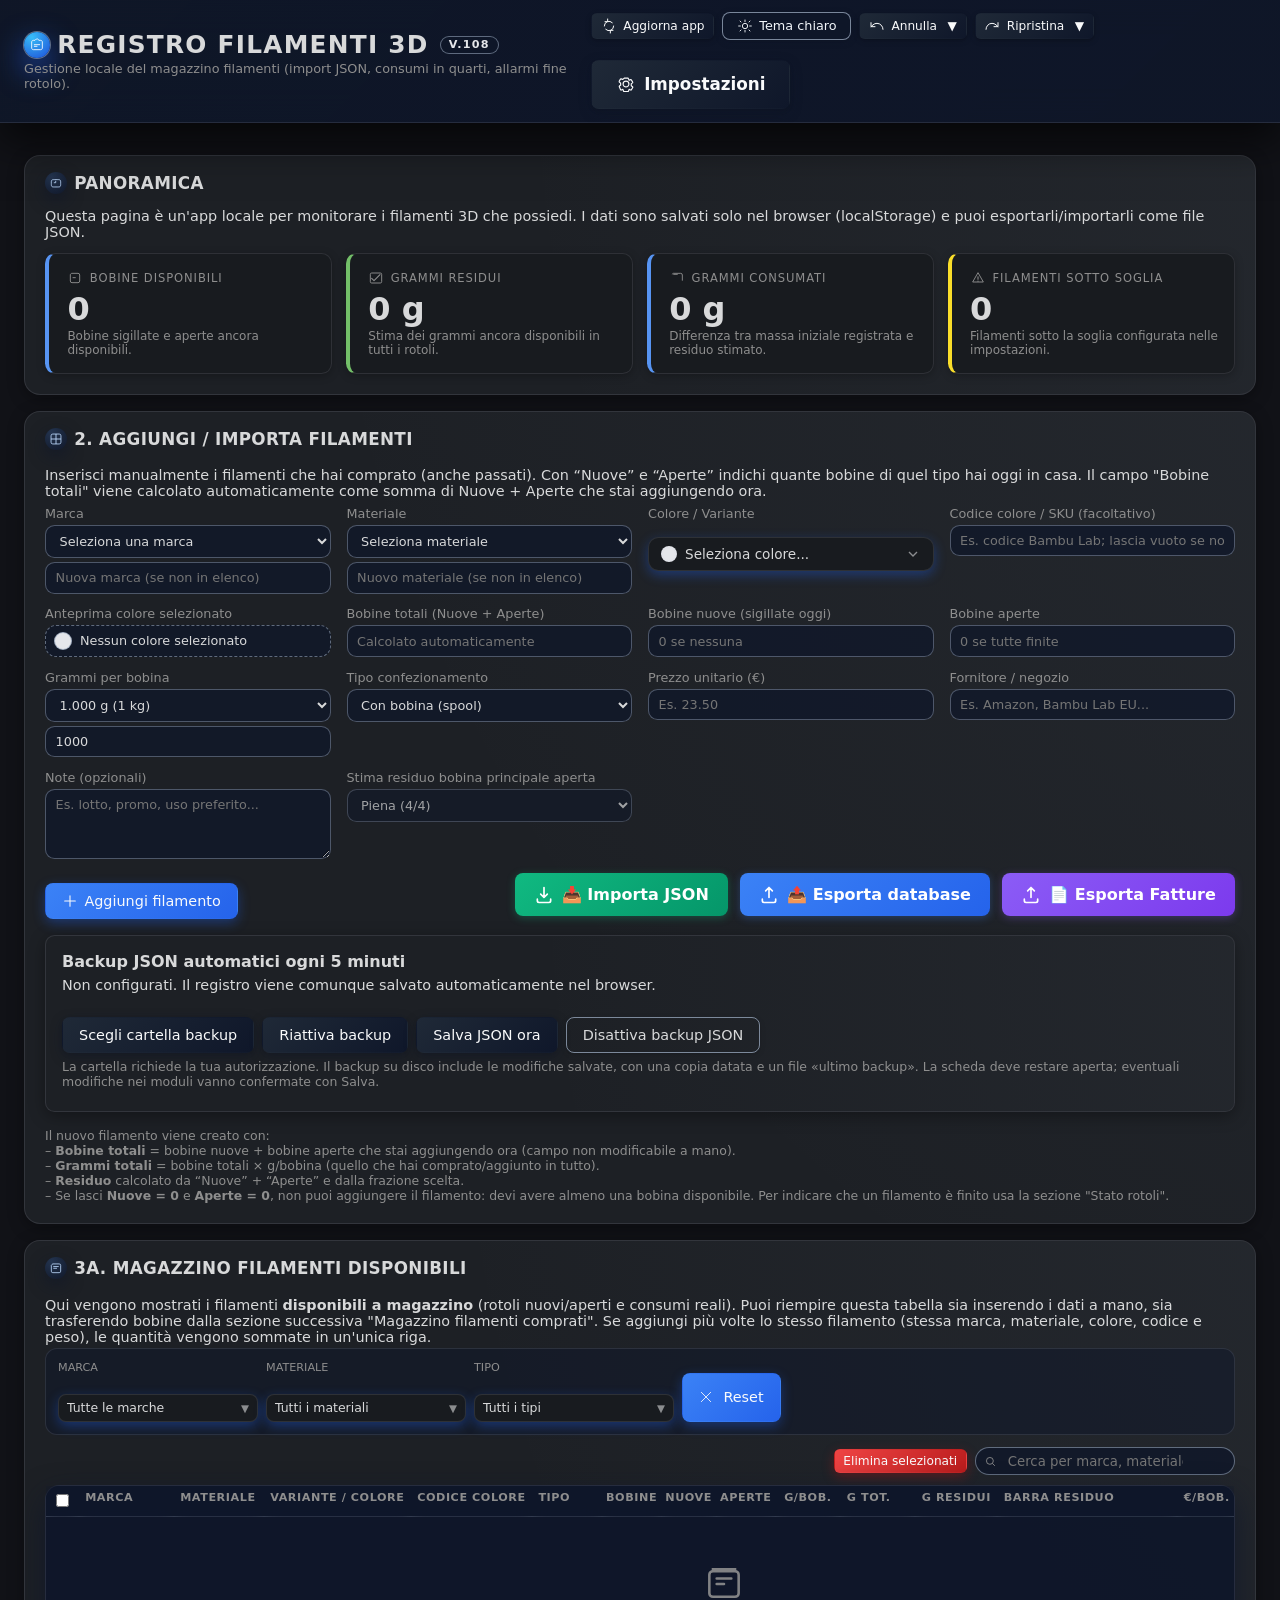
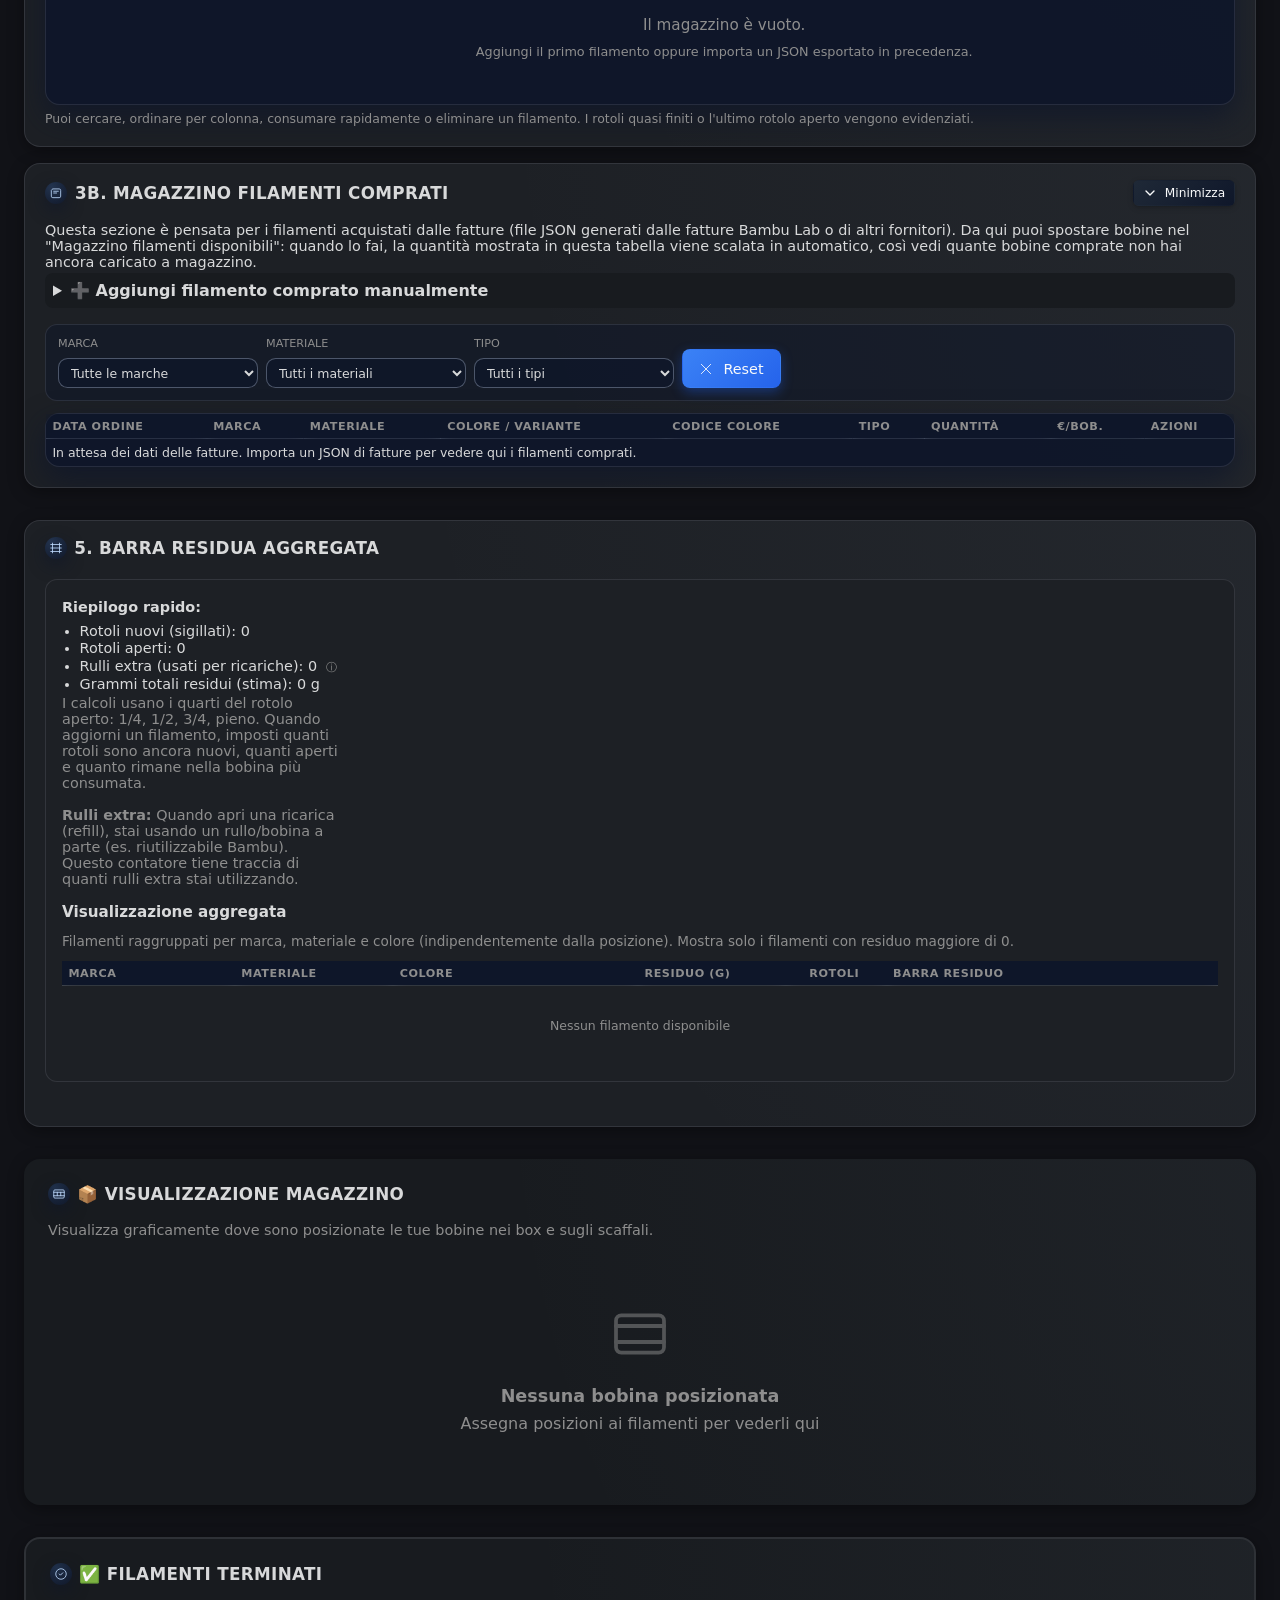
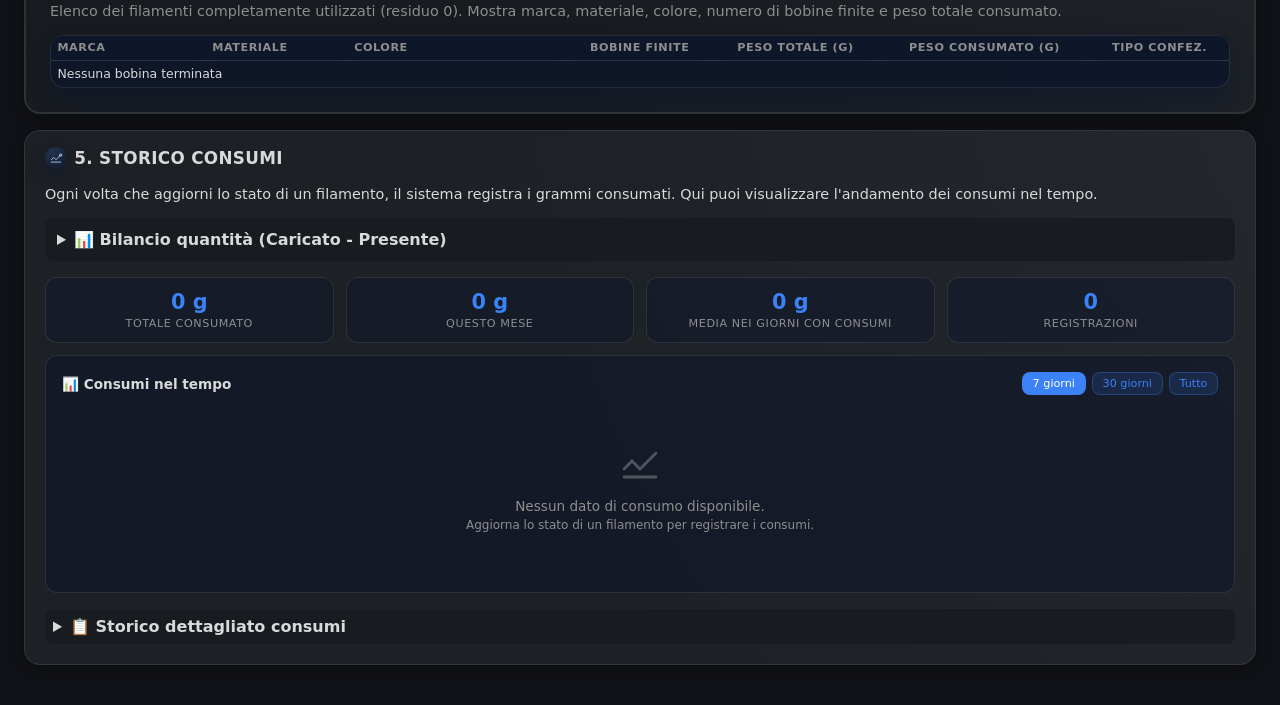
<file: index.html>
<!DOCTYPE html>
<html lang="it" data-theme="dark">
<head>
  <meta charset="UTF-8" />
  <title>Registro Filamenti 3D - Magazzino locale</title>
  <meta name="viewport" content="width=device-width, initial-scale=1" />

  <link rel="stylesheet" href="styles.css">
</head>
<body>
<div id="capacityAlerts" class="capacity-alerts" role="status" aria-live="polite" hidden></div>
<header>
  <div class="header-inner">
    <div class="header-title-block">
      <h1>
        <span class="header-logo">
          <svg viewBox="0 0 24 24" fill="none">
            <path
              d="M4 16.5V7.5C4 6.119 5.119 5 6.5 5H9l2-2h2l2 2h2.5C18.881 5 20 6.119 20 7.5v9c0 1.381-1.119 2.5-2.5 2.5h-11C5.119 19 4 17.881 4 16.5Z"
              stroke="currentColor"
              stroke-width="1.4"
            />
            <path
              d="M8 11.5h8M8 14h4"
              stroke="currentColor"
              stroke-width="1.4"
              stroke-linecap="round"
            />
          </svg>
        </span>
        Registro Filamenti 3D
        <span id="appVersionBadge" class="badge" style="margin-left:0.25rem;">-</span>
      </h1>
      <p>
        Gestione locale del magazzino filamenti (import JSON, consumi in quarti,
        allarmi fine rotolo).
      </p>
    </div>
    <div class="header-actions">
      <button
        type="button"
        id="refreshAppButton"
        class="btn-secondary btn-xs"
        title="Ricarica i dati salvati nel browser"
      >
        <svg viewBox="0 0 24 24" fill="none">
          <path d="M5 12a7 7 0 0 1 11.95-4.95" stroke="currentColor" stroke-width="1.5" stroke-linecap="round"/>
          <path d="M6 5.5h4V1.5" stroke="currentColor" stroke-width="1.5" stroke-linecap="round" stroke-linejoin="round"/>
          <path d="M19 12a7 7 0 0 1-11.95 4.95" stroke="currentColor" stroke-width="1.5" stroke-linecap="round"/>
          <path d="M18 18.5h-4v4" stroke="currentColor" stroke-width="1.5" stroke-linecap="round" stroke-linejoin="round"/>
        </svg>
        Aggiorna app
      </button>
      <button
        type="button"
        id="themeToggleButton"
        class="theme-toggle-button btn-xs"
      >
        <svg viewBox="0 0 24 24" fill="none">
          <path d="M12 3v2.5M12 18.5V21M5 12H2.5M21.5 12H19M6 6 4.5 4.5M19.5 19.5 18 18M6 18 4.5 19.5M19.5 4.5 18 6" stroke="currentColor" stroke-width="1.4" stroke-linecap="round"/>
          <circle cx="12" cy="12" r="4" stroke="currentColor" stroke-width="1.4"/>
        </svg>
        <span id="themeToggleLabel">Tema chiaro</span>
      </button>
      <div style="position: relative; display: inline-block;">
        <button
          type="button"
          id="undoButton"
          class="btn-secondary btn-xs"
          title="Annulla ultima azione"
          disabled
        >
          <svg viewBox="0 0 24 24" fill="none">
            <path d="M3 7v6h6" stroke="currentColor" stroke-width="1.5" stroke-linecap="round" stroke-linejoin="round"/>
            <path d="M21 17a9 9 0 0 0-9-9 9 9 0 0 0-6 2.3L3 13" stroke="currentColor" stroke-width="1.5" stroke-linecap="round" stroke-linejoin="round"/>
          </svg>
          <span>Annulla</span>
          <span style="margin-left: 0.25rem;">▼</span>
        </button>
        <div id="undoDropdown" class="undo-redo-dropdown" style="display: none;">
          <div class="undo-redo-dropdown-header">Ultime azioni da annullare:</div>
          <div id="undoDropdownList"></div>
        </div>
      </div>
      <div style="position: relative; display: inline-block;">
        <button
          type="button"
          id="redoButton"
          class="btn-secondary btn-xs"
          title="Ripristina azione annullata"
          disabled
        >
          <svg viewBox="0 0 24 24" fill="none">
            <path d="M21 7v6h-6" stroke="currentColor" stroke-width="1.5" stroke-linecap="round" stroke-linejoin="round"/>
            <path d="M3 17a9 9 0 0 1 9-9 9 9 0 0 1 6 2.3L21 13" stroke="currentColor" stroke-width="1.5" stroke-linecap="round" stroke-linejoin="round"/>
          </svg>
          <span>Ripristina</span>
          <span style="margin-left: 0.25rem;">▼</span>
        </button>
        <div id="redoDropdown" class="undo-redo-dropdown" style="display: none;">
          <div class="undo-redo-dropdown-header">Ultime azioni da ripristinare:</div>
          <div id="redoDropdownList"></div>
        </div>
      </div>
      <button
        type="button"
        id="settingsButton"
        class="btn-secondary"
        title="Impostazioni e gestione dati"
        style="padding: 0.85rem 1.5rem; font-size: 1.05rem; font-weight: 600; display: flex; align-items: center; gap: 0.5rem;"
      >
        <svg viewBox="0 0 24 24" fill="none" style="width: 20px; height: 20px;">
          <path
            d="M12 8.5A3.5 3.5 0 1 0 12 15.5 3.5 3.5 0 0 0 12 8.5Z"
            stroke="currentColor"
            stroke-width="1.4"
          />
          <path
            d="M5.5 12a6.5 6.5 0 0 1 .09-1.08l-1.6-1.23a.7.7 0 0 1-.15-.9l1.52-2.64a.7.7 0 0 1 .86-.31l1.9.73A6.5 6.5 0 0 1 9.86 5h4.28c.39 0 .73.26.86.63l.73 1.9 1.9-.73a.7.7 0 0 1 .86.31l1.52 2.64a.7.7 0 0 1-.15.9l-1.6 1.23c.06.36.09.72.09 1.08s-.03.72-.09 1.08l1.6 1.23c.3.23.39.65.15.97l-1.52 2.64a.7.7 0 0 1-.86.31l-1.9-.73-.73 1.9a.9.9 0 0 1-.86.63H9.86a.9.9 0 0 1-.86-.63l-.73-1.9-1.9.73a.7.7 0 0 1-.86-.31L3.99 15.3a.7.7 0 0 1 .15-.9l1.6-1.23A6.5 6.5 0 0 1 5.5 12Z"
            stroke="currentColor"
            stroke-width="1.4"
            stroke-linecap="round"
            stroke-linejoin="round"
          />
        </svg>
        <span>Impostazioni</span>
      </button>
    </div>
  </div>
</header>

<main>
  <!-- 1. Dashboard -->
  <section id="dashboardSection">
    <h2>
      <span class="section-title-icon">
        <svg viewBox="0 0 24 24" fill="none">
          <path
            d="M4 12.5C4 9.462 4 7.943 4.878 7.071 5.757 6.2 7.171 6.2 10 6.2h4c2.829 0 4.243 0 5.122.871C20 7.943 20 9.462 20 12.5s0 4.557-.878 5.429C18.243 18.8 16.829 18.8 14 18.8h-4c-2.829 0-4.243 0-5.122-.871C4 17.057 4 15.538 4 12.5Z"
            stroke="currentColor"
            stroke-width="1.4"
          />
          <path
            d="M9 11.5h2.5V9"
            stroke="currentColor"
            stroke-width="1.4"
            stroke-linecap="round"
          />
        </svg>
      </span>
      Panoramica
    </h2>
    <p style="font-size: 0.9rem; margin: 0">
      Questa pagina è un'app locale per monitorare i filamenti 3D che possiedi.
      I dati sono salvati solo nel browser (localStorage) e puoi
      esportarli/importarli come file JSON.
    </p>

    <div class="summary-cards">
      <div class="summary-card info">
        <div class="summary-card-inner">
          <div class="summary-card-label">
            <svg viewBox="0 0 24 24" fill="none">
              <path
                d="M5 7.5C5 6.119 6.12 5 7.5 5h9A2.5 2.5 0 0 1 19 7.5v9A2.5 2.5 0 0 1 16.5 19h-9A2.5 2.5 0 0 1 5 16.5v-9Z"
                stroke="currentColor"
                stroke-width="1.4"
              />
              <path
                d="M9 11.5h3.5"
                stroke="currentColor"
                stroke-width="1.4"
                stroke-linecap="round"
              />
            </svg>
            Bobine disponibili
          </div>
          <div class="summary-card-value" id="totalSpoolsValue">0</div>
          <div class="summary-card-sub">
            Bobine sigillate e aperte ancora disponibili.
          </div>
        </div>
      </div>

      <div class="summary-card success">
        <div class="summary-card-inner">
          <div class="summary-card-label">
            <svg viewBox="0 0 24 24" fill="none">
              <path
                d="M5.5 12.5 9 16l9-9"
                stroke="currentColor"
                stroke-width="1.6"
                stroke-linecap="round"
                stroke-linejoin="round"
              />
              <rect
                x="3.5"
                y="4.5"
                width="17"
                height="15"
                rx="2"
                stroke="currentColor"
                stroke-width="1.4"
              />
            </svg>
            Grammi residui
          </div>
          <div class="summary-card-value" id="totalRemainingGramsValue">
            0 g
          </div>
          <div class="summary-card-sub">
            Stima dei grammi ancora disponibili in tutti i rotoli.
          </div>
        </div>
      </div>

      <div class="summary-card">
        <div class="summary-card-inner">
          <div class="summary-card-label">
            <svg viewBox="0 0 24 24" fill="none">
              <path
                d="M5 6.5C5 5.672 5.672 5 6.5 5h11A2.5 2.5 0 0 1 20 7.5v8.5"
                stroke="currentColor"
                stroke-width="1.4"
              />
              <path
                d="M7 6.5h5.5"
                stroke="currentColor"
                stroke-width="1.4"
                stroke-linecap="round"
              />
            </svg>
            Grammi consumati
          </div>
          <div class="summary-card-value" id="totalUsedGramsValue">0 g</div>
          <div class="summary-card-sub">
            Differenza tra massa iniziale registrata e residuo stimato.
          </div>
        </div>
      </div>

      <div class="summary-card warning">
        <div class="summary-card-inner">
          <div class="summary-card-label">
            <svg viewBox="0 0 24 24" fill="none">
              <path
                d="M12 4 4 18h16L12 4Z"
                stroke="currentColor"
                stroke-width="1.4"
                stroke-linejoin="round"
              />
              <path
                d="M12 10v4M12 16.5v.5"
                stroke="currentColor"
                stroke-width="1.6"
                stroke-linecap="round"
              />
            </svg>
            Filamenti sotto soglia
          </div>
          <div class="summary-card-value" id="lowStockCountValue">0</div>
          <div class="summary-card-sub">
            Filamenti sotto la soglia configurata nelle impostazioni.
          </div>
        </div>
      </div>
    </div>
  </section>

  <!-- 2. Aggiungi / importa -->
  <section id="addSection">
    <h2>
      <span class="section-title-icon">
        <svg viewBox="0 0 24 24" fill="none">
          <path
            d="M12 4v16M4 12h16"
            stroke="currentColor"
            stroke-width="1.5"
            stroke-linecap="round"
          />
          <rect
            x="3.5"
            y="3.5"
            width="17"
            height="17"
            rx="3"
            stroke="currentColor"
            stroke-width="1.4"
          />
        </svg>
      </span>
      2. Aggiungi / importa filamenti
    </h2>
    <p>
      Inserisci manualmente i filamenti che hai comprato (anche passati). Con
      “Nuove” e “Aperte” indichi quante bobine di quel tipo hai oggi in casa.
      Il campo "Bobine totali" viene calcolato automaticamente come somma
      di Nuove + Aperte che stai aggiungendo ora.
    </p>

    <div class="grid">
      <label>
        Marca
        <select id="addBrandSelect"></select>
        <input
          type="text"
          id="addBrandCustom"
          placeholder="Nuova marca (se non in elenco)"
        />
      </label>

      <label>
        Materiale
        <select id="addMaterialSelect"></select>
        <input
          type="text"
          id="addMaterialCustom"
          placeholder="Nuovo materiale (se non in elenco)"
        />
      </label>

      <label>
        Colore / Variante
        <div id="addColorDropdownContainer"></div>
        <input
          type="text"
          id="addColorCustom"
          placeholder="Colore o nome variante (se non in elenco)"
          style="display: none;"
        />
      </label>

      <label>
        Codice colore / SKU (facoltativo)
        <input
          type="text"
          id="addColorCodeInput"
          placeholder="Es. codice Bambu Lab; lascia vuoto se non lo conosci"
        />
      </label>

      <label>
        Anteprima colore selezionato
        <div class="color-preview">
          <div id="addColorPreviewDot" class="color-preview-dot"></div>
          <div class="color-preview-label" id="addColorPreviewLabel">
            Nessun colore selezionato
          </div>
        </div>
      </label>

      <label>
        Bobine totali (Nuove + Aperte)
        <input
          type="number"
          id="addSpoolsTotalInput"
          min="1"
          step="1"
          placeholder="Calcolato automaticamente"
          readonly
        />
      </label>

      <label>
        Bobine nuove (sigillate oggi)
        <input
          type="number"
          id="addSealedSpoolsInput"
          min="0"
          step="1"
          placeholder="0 se nessuna"
        />
      </label>

      <label>
        Bobine aperte
        <input
          type="number"
          id="addOpenSpoolsInput"
          min="0"
          step="1"
          placeholder="0 se tutte finite"
        />
      </label>

      <div id="addSpoolsLocationsContainer" style="display: none; grid-column: 1 / -1;">
        <label style="font-weight: 600; margin-bottom: 0.5rem;">Posizioni bobine</label>
        <div id="addSpoolsLocationsList" style="display: flex; flex-direction: column; gap: 0.5rem; padding: 0.75rem; background: var(--surface-soft); border-radius: 0.5rem;">
          <!-- Le posizioni verranno aggiunte dinamicamente qui -->
        </div>
      </div>

      <label>
        Grammi per bobina
        <select id="addUnitWeightPreset">
          <option value="1000">1.000 g (1 kg)</option>
          <option value="750">750 g</option>
          <option value="500">500 g</option>
          <option value="250">250 g</option>
          <option value="__custom__">Altro formato...</option>
        </select>
        <input
          type="number"
          id="addUnitWeightInput"
          min="1"
          step="1"
          placeholder="Altro valore in grammi"
        />
      </label>

      <label>
        Tipo confezionamento
        <select id="addPackagingType">
          <option value="spool">Con bobina (spool)</option>
          <option value="refill">Ricarica (refill)</option>
        </select>
      </label>

      <label>
        Prezzo unitario (€)
        <input
          type="number"
          id="addPriceInput"
          min="0"
          step="0.01"
          placeholder="Es. 23.50"
        />
      </label>

      <label>
        Fornitore / negozio
        <input
          type="text"
          id="addSupplierInput"
          placeholder="Es. Amazon, Bambu Lab EU..."
        />
      </label>

      <label>
        Note (opzionali)
        <textarea
          id="addNotesInput"
          placeholder="Es. lotto, promo, uso preferito..."
        ></textarea>
      </label>

      <label>
        Stima residuo bobina principale aperta
        <select id="addFractionSelect">
          <option value="1">Piena (4/4)</option>
          <option value="0.75">3/4</option>
          <option value="0.5">Metà (2/4)</option>
          <option value="0.25">1/4</option>
          <option value="0">Finita (0/4)</option>
        </select>
      </label>
    </div>

    <div class="buttons-row" style="display:flex;justify-content:space-between;align-items:center;flex-wrap:wrap;gap:0.75rem;">
      <button type="button" id="addFilamentButton">
        <svg viewBox="0 0 24 24" fill="none">
          <path
            d="M12 4v16M4 12h16"
            stroke="currentColor"
            stroke-width="1.6"
            stroke-linecap="round"
          />
        </svg>
        Aggiungi filamento
      </button>

      <div class="json-actions" style="display:flex;gap:0.75rem;align-items:center;">
        <button type="button" class="btn-json-import" id="importJsonButton" style="display:inline-flex; align-items:center; gap:0.5rem; padding: 0.6rem 1.2rem; background: linear-gradient(135deg, #10b981 0%, #059669 100%); color: white; border-radius: 0.5rem; font-weight: 600; font-size: inherit; line-height: 1.5; border: none; box-shadow: 0 2px 8px rgba(16, 185, 129, 0.3); transition: all 0.2s ease; cursor: pointer; margin: 0; vertical-align: middle;" title="Importa database da file JSON">
          <svg viewBox="0 0 24 24" fill="none" style="width:20px;height:20px;flex-shrink:0;">
            <path d="M12 3v12M12 15l-4-4M12 15l4-4" stroke="currentColor" stroke-width="2" stroke-linecap="round" stroke-linejoin="round"/>
            <path d="M4 17v2a2 2 0 002 2h12a2 2 0 002-2v-2" stroke="currentColor" stroke-width="2" stroke-linecap="round"/>
          </svg>
          <span style="white-space: nowrap;">📥 Importa JSON</span>
        </button>
        <input
          type="file"
          id="importJsonInput"
          accept="application/json"
          style="display: none"
        />

        <button type="button" class="btn-json-export" id="exportJsonButton" style="display:inline-flex; align-items:center; gap:0.5rem; padding: 0.6rem 1.2rem; background: linear-gradient(135deg, #3b82f6 0%, #2563eb 100%); color: white; border-radius: 0.5rem; font-weight: 600; font-size: inherit; line-height: 1.5; border: none; box-shadow: 0 2px 8px rgba(59, 130, 246, 0.3); transition: all 0.2s ease; cursor: pointer; margin: 0; vertical-align: middle;" title="Esporta database completo (magazzino + fatture)">
          <svg viewBox="0 0 24 24" fill="none" style="width:20px;height:20px;flex-shrink:0;">
            <path d="M12 15V3M12 3l-4 4M12 3l4 4" stroke="currentColor" stroke-width="2" stroke-linecap="round" stroke-linejoin="round"/>
            <path d="M4 17v2a2 2 0 002 2h12a2 2 0 002-2v-2" stroke="currentColor" stroke-width="2" stroke-linecap="round"/>
          </svg>
          <span style="white-space: nowrap;">📤 Esporta database</span>
        </button>
        <button type="button" class="btn-json-export" id="exportInvoicesButton" style="display:inline-flex; align-items:center; gap:0.5rem; padding: 0.6rem 1.2rem; background: linear-gradient(135deg, #8b5cf6 0%, #7c3aed 100%); color: white; border-radius: 0.5rem; font-weight: 600; font-size: inherit; line-height: 1.5; border: none; box-shadow: 0 2px 8px rgba(139, 92, 246, 0.3); transition: all 0.2s ease; cursor: pointer; margin: 0; vertical-align: middle;" title="Esporta solo le fatture importate (per ri-importazione)">
          <svg viewBox="0 0 24 24" fill="none" style="width:20px;height:20px;flex-shrink:0;">
            <path d="M12 15V3M12 3l-4 4M12 3l4 4" stroke="currentColor" stroke-width="2" stroke-linecap="round" stroke-linejoin="round"/>
            <path d="M4 17v2a2 2 0 002 2h12a2 2 0 002-2v-2" stroke="currentColor" stroke-width="2" stroke-linecap="round"/>
          </svg>
          <span style="white-space: nowrap;">📄 Esporta Fatture</span>
        </button>
      </div>
    </div>

    <section class="file-backup-panel" aria-label="Backup JSON automatici">
      <strong>Backup JSON automatici ogni 5 minuti</strong>
      <p id="fileBackupStatus" role="status" aria-live="polite">Non configurati. Il registro viene comunque salvato automaticamente nel browser.</p>
      <div class="buttons-row">
        <button type="button" class="btn-secondary" id="chooseBackupDirectory">Scegli cartella backup</button>
        <button type="button" class="btn-secondary" id="reauthorizeFileBackup">Riattiva backup</button>
        <button type="button" class="btn-secondary" id="backupNowButton">Salva JSON ora</button>
        <button type="button" class="btn-outline" id="disableFileBackup">Disattiva backup JSON</button>
      </div>
      <p class="hint">La cartella richiede la tua autorizzazione. Il backup su disco include le modifiche salvate, con una copia datata e un file «ultimo backup». La scheda deve restare aperta; eventuali modifiche nei moduli vanno confermate con Salva.</p>
    </section>

    <div class="hint">
      Il nuovo filamento viene creato con:
      <br />
      – <strong>Bobine totali</strong> = bobine nuove + bobine aperte che stai
      aggiungendo ora (campo non modificabile a mano).<br />
      – <strong>Grammi totali</strong> = bobine totali × g/bobina (quello che
      hai comprato/aggiunto in tutto).<br />
      – <strong>Residuo</strong> calcolato da “Nuove” + “Aperte” e dalla
      frazione scelta.<br />
      – Se lasci <strong>Nuove = 0</strong> e <strong>Aperte = 0</strong>, non
      puoi aggiungere il filamento: devi avere almeno una bobina disponibile.
      Per indicare che un filamento è finito usa la sezione "Stato rotoli".
    </div>
  </section>

  <!-- 3a. Magazzino filamenti disponibili -->
  <section id="stockSection">
    <h2>
      <span class="section-title-icon">
        <svg viewBox="0 0 24 24" fill="none">
          <path d="M5 6.5C5 5.672 5.672 5 6.5 5h11A2.5 2.5 0 0 1 20 7.5v10A2.5 2.5 0 0 1 17.5 20h-11A2.5 2.5 0 0 1 4 17.5v-10Z" stroke="currentColor" stroke-width="1.4"/>
          <path d="M8 9.5h8M8 12.5h5" stroke="currentColor" stroke-width="1.4" stroke-linecap="round"/>
        </svg>
      </span>
      3a. Magazzino filamenti disponibili
    </h2>
    <p>
      Qui vengono mostrati i filamenti <strong>disponibili a magazzino</strong>
      (rotoli nuovi/aperti e consumi reali).
      Puoi riempire questa tabella sia inserendo i dati a mano, sia trasferendo bobine dalla sezione
      successiva "Magazzino filamenti comprati". Se aggiungi più volte lo stesso
      filamento (stessa marca, materiale, colore, codice e peso), le quantità
      vengono sommate in un'unica riga.
    </p>

    <!-- Filtri tabella magazzino disponibile -->
    <div class="filter-bar" id="stockFilterBar">
      <label style="position: relative;">
        <div class="filter-label">Marca</div>
        <div id="stockFilterBrandContainer" class="multi-select-dropdown"></div>
      </label>
      <label style="position: relative;">
        <div class="filter-label">Materiale</div>
        <div id="stockFilterMaterialContainer" class="multi-select-dropdown"></div>
      </label>
      <label style="position: relative;">
        <div class="filter-label">Tipo</div>
        <div id="stockFilterPackagingContainer" class="multi-select-dropdown"></div>
      </label>
      <button type="button" class="btn-reset-filters" id="resetStockFilters" title="Resetta tutti i filtri">
        <svg viewBox="0 0 24 24" fill="none" style="width:14px;height:14px;margin-right:0.25rem;">
          <path d="M4 4l16 16M20 4L4 20" stroke="currentColor" stroke-width="1.5" stroke-linecap="round"/>
        </svg>
        Reset
      </button>
    </div>

    <div class="table-toolbar">
      <button
        type="button"
        class="btn-xs btn-danger"
        id="deleteSelectedButton"
        title="Elimina i filamenti selezionati"
      >
        Elimina selezionati
      </button>
      <div class="search-input-wrapper">
        <span class="search-icon">
          <svg viewBox="0 0 24 24" fill="none">
            <circle
              cx="11"
              cy="11"
              r="5.5"
              stroke="currentColor"
              stroke-width="1.4"
            />
            <path
              d="m15.5 15.5 3 3"
              stroke="currentColor"
              stroke-width="1.4"
              stroke-linecap="round"
            />
          </svg>
        </span>
        <div style="position: relative; flex: 1;">
          <input
            type="text"
            id="stockSearchInput"
            placeholder="Cerca per marca, materiale, colore..."
            style="padding-right: 2.5rem;"
          />
          <button
            type="button"
            id="stockSearchClear"
            class="search-clear-btn"
            style="display: none;"
            title="Cancella ricerca"
          >
            <svg viewBox="0 0 24 24" fill="none" style="width: 16px; height: 16px;">
              <path d="M18 6L6 18M6 6l12 12" stroke="currentColor" stroke-width="2" stroke-linecap="round" stroke-linejoin="round"/>
            </svg>
          </button>
        </div>
      </div>
    </div>

    <div class="table-wrapper">
      <table id="filamentTable">
        <thead>
          <tr>
            <th class="select-column" style="width: 32px; min-width: 32px;">
              <input
                type="checkbox"
                id="selectAllFilaments"
                title="Seleziona o deseleziona tutti i filamenti visibili"
              />
            </th>
            <th data-sort-field="brand" class="sortable resizable" style="width: 115px; min-width: 95px;">Marca</th>
            <th data-sort-field="material" class="sortable resizable" style="width: 105px; min-width: 90px;">Materiale</th>
            <th data-sort-field="variant" class="sortable resizable" style="width: 165px; min-width: 140px;">Variante / colore</th>
            <th data-sort-field="color_code" class="sortable resizable" style="width: 105px; min-width: 90px;">Codice colore</th>
            <th data-sort-field="packaging_type" class="sortable resizable" style="width: 80px; min-width: 70px;">Tipo</th>
            <th data-sort-field="spools_total" class="sortable resizable" style="width: 60px; min-width: 55px;">Bobine</th>
            <th data-sort-field="sealed_spools" class="sortable resizable" style="width: 60px; min-width: 55px;">Nuove</th>
            <th data-sort-field="open_spools" class="sortable resizable" style="width: 60px; min-width: 55px;">Aperte</th>
            <th data-sort-field="unit_weight_g" class="sortable resizable" style="width: 70px; min-width: 65px;">g/bob.</th>
            <th data-sort-field="total_weight_g" class="sortable resizable" style="width: 80px; min-width: 75px;">g tot.</th>
            <th data-sort-field="remaining_weight_g" class="sortable resizable" style="width: 85px; min-width: 80px;">g residui</th>
            <th data-sort-field="remaining_ratio" class="sortable resizable" style="width: 200px; min-width: 180px;">Barra residuo</th>
            <th data-sort-field="unit_price" class="sortable resizable" style="width: 75px; min-width: 70px;">€/bob.</th>
            <th data-sort-field="location" class="sortable resizable" style="width: 115px; min-width: 95px;">Posizione</th>
            <th>Azioni</th>
          </tr>
        </thead>
        <tbody id="filamentTableBody"></tbody>
      </table>
    </div>
    <div class="hint">
      Puoi cercare, ordinare per colonna, consumare rapidamente o eliminare un
      filamento. I rotoli quasi finiti o l'ultimo rotolo aperto vengono
      evidenziati.
    </div>
  </section>

  <!-- 3b. Magazzino filamenti comprati -->
  <section id="purchasedSection">
    <div style="display: flex; align-items: center; justify-content: space-between; margin-bottom: 1rem;">
      <h2 style="margin: 0; display: flex; align-items: center; gap: 0.5rem;">
        <span class="section-title-icon">
          <svg viewBox="0 0 24 24" fill="none">
            <path d="M5 6.5C5 5.672 5.672 5 6.5 5h11A2.5 2.5 0 0 1 20 7.5v10A2.5 2.5 0 0 1 17.5 20h-11A2.5 2.5 0 0 1 4 17.5v-10Z" stroke="currentColor" stroke-width="1.4"/>
            <path d="M8 9h8M8 12h5" stroke="currentColor" stroke-width="1.4" stroke-linecap="round"/>
          </svg>
        </span>
        3b. Magazzino filamenti comprati
      </h2>
      <button type="button" id="togglePurchasedSection" class="btn-secondary btn-xs" style="white-space: nowrap;">
        <svg viewBox="0 0 24 24" fill="none" style="width: 16px; height: 16px;">
          <path d="M6 9l6 6 6-6" stroke="currentColor" stroke-width="2" stroke-linecap="round" stroke-linejoin="round"/>
        </svg>
        <span>Minimizza</span>
      </button>
    </div>
    <div id="purchasedSectionContent">
    <p>
      Questa sezione è pensata per i filamenti acquistati dalle fatture
      (file JSON generati dalle fatture Bambu Lab o di altri fornitori).
      Da qui puoi spostare bobine nel "Magazzino filamenti disponibili":
      quando lo fai, la quantità mostrata in questa tabella viene scalata
      in automatico, così vedi quante bobine comprate non hai ancora caricato
      a magazzino.
    </p>

    <!-- Form per aggiungere manualmente un filamento comprato -->
    <details class="add-purchased-details" style="margin-bottom: 1rem;">
      <summary style="cursor: pointer; padding: 0.5rem; background: var(--surface); border-radius: 0.5rem; font-weight: 600;">
        ➕ Aggiungi filamento comprato manualmente
      </summary>
      <div class="grid" style="margin-top: 0.75rem; padding: 0.75rem; background: var(--surface-soft); border-radius: 0.5rem;">
        <label>
          Data ordine
          <input type="date" id="addPurchasedDate" />
        </label>
        <label>
          Marca
          <select id="addPurchasedBrand">
            <option value="">Seleziona...</option>
            <option value="Bambu Lab">Bambu Lab</option>
            <option value="__custom__">Altra marca...</option>
          </select>
          <input type="text" id="addPurchasedBrandCustom" placeholder="Nome marca" style="margin-top: 0.25rem; display: none;" />
        </label>
        <label>
          Materiale
          <input type="text" id="addPurchasedMaterial" placeholder="Es. PLA Basic, PETG HF..." />
        </label>
        <label>
          Colore / variante
          <input type="text" id="addPurchasedVariant" placeholder="Es. Nero (10101)" />
        </label>
        <label>
          Codice colore
          <input type="text" id="addPurchasedColorCode" placeholder="Es. 10101" />
        </label>
        <label>
          Tipo confezionamento
          <select id="addPurchasedPackaging">
            <option value="spool">Con bobina (spool)</option>
            <option value="refill">Ricarica (refill)</option>
          </select>
        </label>
        <label>
          Quantità bobine
          <input type="number" id="addPurchasedQty" min="1" step="1" value="1" />
        </label>
        <label>
          Grammi per bobina
          <input type="number" id="addPurchasedWeight" min="1" step="1" value="1000" />
        </label>
        <label>
          Prezzo unitario (€)
          <input type="number" id="addPurchasedPrice" min="0" step="0.01" placeholder="Es. 23.50" />
        </label>
        <div style="display: flex; align-items: flex-end;">
          <button type="button" id="addPurchasedButton" class="btn-secondary" style="width: 100%;">
            Aggiungi a comprati
          </button>
        </div>
      </div>
    </details>

    <!-- Filtri tabella filamenti comprati -->
    <div class="filter-bar" id="purchasedFilterBar">
      <label>
        <div class="filter-label">Marca</div>
        <select id="purchasedFilterBrand">
          <option value="">Tutte le marche</option>
        </select>
      </label>
      <label>
        <div class="filter-label">Materiale</div>
        <select id="purchasedFilterMaterial">
          <option value="">Tutti i materiali</option>
        </select>
      </label>
      <label>
        <div class="filter-label">Tipo</div>
        <select id="purchasedFilterPackaging">
          <option value="">Tutti i tipi</option>
          <option value="spool">Bobina</option>
          <option value="refill">Ricarica</option>
        </select>
      </label>
      <button type="button" class="btn-reset-filters" id="resetPurchasedFilters" title="Resetta tutti i filtri">
        <svg viewBox="0 0 24 24" fill="none" style="width:14px;height:14px;margin-right:0.25rem;">
          <path d="M4 4l16 16M20 4L4 20" stroke="currentColor" stroke-width="1.5" stroke-linecap="round"/>
        </svg>
        Reset
      </button>
    </div>

    <div class="table-wrapper">
      <table id="purchasedTable">
        <thead>
          <tr>
            <th data-sort-field="order_date" class="sortable">Data ordine</th>
            <th data-sort-field="brand" class="sortable">Marca</th>
            <th data-sort-field="material" class="sortable">Materiale</th>
            <th data-sort-field="variant" class="sortable">Colore / variante</th>
            <th data-sort-field="color_code" class="sortable">Codice colore</th>
            <th data-sort-field="packaging_type" class="sortable">Tipo</th>
            <th data-sort-field="quantity_spools" class="sortable">Quantità</th>
            <th data-sort-field="unit_price" class="sortable">€/bob.</th>
            <th>Azioni</th>
          </tr>
        </thead>
        <tbody id="purchasedTableBody">
          <tr>
            <td colspan="7">
              <div class="empty-state">
                <svg viewBox="0 0 24 24" fill="none">
                  <rect
                    x="4"
                    y="5"
                    width="16"
                    height="14"
                    rx="2"
                    stroke="currentColor"
                    stroke-width="1.4"
                  />
                  <path
                    d="M8 9h8M8 12h5"
                    stroke="currentColor"
                    stroke-width="1.4"
                    stroke-linecap="round"
                  />
                  <path
                    d="M6 5V4h12v1"
                    stroke="currentColor"
                    stroke-width="1.4"
                  />
                </svg>
                <div class="empty-state-title">
                  In attesa dei dati delle fatture.
                </div>
                <div class="empty-state-text">
                  Quando mi fornirai il file JSON con le fatture dei
                  filamenti, qui verranno mostrati automaticamente i
                  filamenti comprati, separati da quelli che hai inserito
                  manualmente.
                </div>
              </div>
            </td>
          </tr>
        </tbody>
      </table>
    </div>
    </div>
  </section>

  <!-- 5. Barra residua aggregata -->
  <section id="remainingBarSection" style="margin-top: 2rem;">
    <h2>
      <span class="section-title-icon">
        <svg viewBox="0 0 24 24" fill="none">
          <path d="M3 12h18M3 6h18M3 18h18" stroke="currentColor" stroke-width="1.4" stroke-linecap="round"/>
          <path d="M6 3v18M18 3v18" stroke="currentColor" stroke-width="1.4"/>
        </svg>
      </span>
      5. Barra residua aggregata
    </h2>
    
    <!-- Recap Stato rotoli & consumi -->
    <div class="grid" style="margin-bottom: 1.5rem; padding: 1rem; background: var(--surface-soft); border-radius: 0.75rem; border: 1px solid var(--border-subtle);">
      <div class="summary">
        <p><strong>Riepilogo rapido:</strong></p>
        <ul>
          <li>
            Rotoli nuovi (sigillati):
            <span id="stockNewSpoolsCount">0</span>
          </li>
          <li>
            Rotoli aperti:
            <span id="stockOpenSpoolsCount">0</span>
          </li>
          <li>
            Rulli extra (usati per ricariche):
            <span id="stockExtraSpoolsCount">0</span>
            <span class="hint" style="font-size:0.7rem;margin-left:0.3rem;" title="Quando apri una ricarica (refill) usi un rullo a parte, non incluso nella confezione">ⓘ</span>
          </li>
          <li>
            Grammi totali residui (stima):
            <span id="stockRemainingGramsTotal">0 g</span>
          </li>
        </ul>
        <p class="hint">
          I calcoli usano i quarti del rotolo aperto: 1/4, 1/2, 3/4, pieno.
          Quando aggiorni un filamento, imposti quanti rotoli sono ancora nuovi,
          quanti aperti e quanto rimane nella bobina più consumata.
          <br><br>
          <strong>Rulli extra:</strong> Quando apri una ricarica (refill), stai usando un rullo/bobina a parte 
          (es. riutilizzabile Bambu). Questo contatore tiene traccia di quanti rulli extra stai utilizzando.
        </p>
      </div>

      <div style="grid-column: 1 / -1;" id="spoolsStateTableContainer">
        <h3 style="margin-top: 0; margin-bottom: 0.75rem; font-size: 0.95rem; font-weight: 600; color: var(--text-main);">
          Visualizzazione aggregata
        </h3>
        <p style="margin-bottom: 0.75rem; font-size: 0.85rem; color: var(--text-muted);">
          Filamenti raggruppati per marca, materiale e colore (indipendentemente dalla posizione). 
          Mostra solo i filamenti con residuo maggiore di 0.
        </p>
        <table class="data-table" style="width: 100%;">
          <thead>
            <tr>
              <th class="sortable" data-sort-field="brand" style="cursor: pointer; width: 120px;">
                Marca
                <span class="sort-indicator"></span>
              </th>
              <th class="sortable" data-sort-field="material" style="cursor: pointer; width: 110px;">
                Materiale
                <span class="sort-indicator"></span>
              </th>
              <th class="sortable" data-sort-field="variant" style="cursor: pointer; width: 170px;">
                Colore
                <span class="sort-indicator"></span>
              </th>
              <th class="sortable" data-sort-field="remaining_weight_g" style="cursor: pointer; width: 100px;">
                Residuo (g)
                <span class="sort-indicator"></span>
              </th>
              <th class="sortable" data-sort-field="spools_total" style="cursor: pointer; width: 70px;">
                Rotoli
                <span class="sort-indicator"></span>
              </th>
              <th class="sortable" data-sort-field="remaining_weight_g" style="cursor: pointer; width: 230px;">
                Barra residuo
                <span class="sort-indicator"></span>
              </th>
            </tr>
          </thead>
          <tbody id="spoolsStateTableBody">
            <tr>
              <td colspan="6" style="text-align: center; padding: 2rem; color: var(--text-muted);">
                Nessun filamento disponibile
              </td>
            </tr>
          </tbody>
        </table>
      </div>
    </div>
  </section>

  <!-- Visualizzazione grafica box e scaffali -->
  <section id="storageVisualizationSection" style="margin-top: 2rem; padding: 1.5rem; background: var(--surface); border-radius: 1rem; border: 2px solid var(--accent);">
    <h2>
      <span class="section-title-icon">
        <svg viewBox="0 0 24 24" fill="none">
          <path d="M3 9h18M3 15h18" stroke="currentColor" stroke-width="1.5" stroke-linecap="round"/>
          <rect x="3" y="5" width="18" height="14" rx="2" stroke="currentColor" stroke-width="1.4"/>
          <path d="M9 9v6M15 9v6" stroke="currentColor" stroke-width="1.5" stroke-linecap="round"/>
        </svg>
      </span>
      📦 Visualizzazione Magazzino
    </h2>
    <p style="margin-bottom: 1rem; color: var(--text-muted);">
      Visualizza graficamente dove sono posizionate le tue bobine nei box e sugli scaffali.
    </p>
    
    <div id="storageVisualizationContainer" style="display: flex; flex-direction: column; gap: 1.5rem; margin-top: 1rem;">
      <!-- I contenitori verranno aggiunti dinamicamente qui -->
    </div>
  </section>

  <!-- Filamenti Terminati -->
  <section id="finishedFilamentsSection" style="margin-top: 2rem; padding: 1.5rem; background: var(--surface); border-radius: 1rem; border: 2px solid var(--border-subtle);">
    <h2>
      <span class="section-title-icon">
        <svg viewBox="0 0 24 24" fill="none">
          <path d="M9 12l2 2 4-4" stroke="currentColor" stroke-width="1.5" stroke-linecap="round" stroke-linejoin="round"/>
          <circle cx="12" cy="12" r="9" stroke="currentColor" stroke-width="1.4"/>
        </svg>
      </span>
      ✅ Filamenti Terminati
    </h2>
    <p style="margin-bottom: 1rem; color: var(--text-muted);">
      Elenco dei filamenti completamente utilizzati (residuo 0). Mostra marca, materiale, colore, numero di bobine finite e peso totale consumato.
    </p>
    
    <div class="table-wrapper" style="max-height: 600px; overflow-y: auto;">
      <table class="data-table" id="finishedFilamentsTable">
        <thead>
          <tr>
            <th class="sortable" data-sort-field="brand" style="cursor: pointer; width: 120px;">
              Marca
              <span class="sort-indicator"></span>
            </th>
            <th class="sortable" data-sort-field="material" style="cursor: pointer; width: 110px;">
              Materiale
              <span class="sort-indicator"></span>
            </th>
            <th class="sortable" data-sort-field="variant" style="cursor: pointer; width: 170px;">
              Colore
              <span class="sort-indicator"></span>
            </th>
            <th style="width: 100px; text-align: center;">
              Bobine finite
            </th>
            <th style="width: 120px; text-align: center;">
              Peso totale (g)
            </th>
            <th style="width: 120px; text-align: center;">
              Peso consumato (g)
            </th>
            <th style="width: 100px; text-align: center;">
              Tipo confez.
            </th>
          </tr>
        </thead>
        <tbody id="finishedFilamentsTableBody">
          <tr>
            <td colspan="7" style="text-align: center; padding: 2rem; color: var(--text-muted);">
              Nessun filamento terminato
            </td>
          </tr>
        </tbody>
      </table>
    </div>
  </section>

  <!-- 5. Storico e Grafici Consumi -->
  <section id="consumptionChartSection">
    <h2>
      <span class="section-title-icon">
        <svg viewBox="0 0 24 24" fill="none">
          <path d="M4 19h16M4 15l4-4 4 4 8-8" stroke="currentColor" stroke-width="1.4" stroke-linecap="round" stroke-linejoin="round"/>
          <circle cx="20" cy="7" r="2" stroke="currentColor" stroke-width="1.4"/>
        </svg>
      </span>
      5. Storico Consumi
    </h2>
    <p>
      Ogni volta che aggiorni lo stato di un filamento, il sistema registra i grammi consumati.
      Qui puoi visualizzare l'andamento dei consumi nel tempo.
    </p>

    <!-- Bilancio quantità (Caricato - Presente) -->
    <details style="margin-top: 1rem; margin-bottom: 1rem;">
      <summary style="cursor: pointer; padding: 0.75rem; background: var(--surface); border-radius: 0.5rem; font-weight: 600;">
        📊 Bilancio quantità (Caricato - Presente)
      </summary>
      <div style="margin-top: 1rem;">
        <p class="hint" style="margin-bottom: 0.75rem;">
          Il caricato comprende acquisti e inventario iniziale. Il presente include anche gli acquisti ancora da trasferire. I vecchi backup possono avere una storia incompleta.
          La differenza rappresenta il materiale consumato.
        </p>
        <div id="consumptionByDifferenceContainer" style="margin-top: 0.5rem;">
          <div class="empty-state">
            <div class="empty-state-text">Calcolo in corso...</div>
          </div>
        </div>
      </div>
    </details>

    <!-- Statistiche rapide -->
    <div class="consumption-stats" id="consumptionStats">
      <div class="consumption-stat-card">
        <div class="consumption-stat-value" id="statTotalConsumed">0 g</div>
        <div class="consumption-stat-label">Totale consumato</div>
      </div>
      <div class="consumption-stat-card">
        <div class="consumption-stat-value" id="statThisMonth">0 g</div>
        <div class="consumption-stat-label">Questo mese</div>
      </div>
      <div class="consumption-stat-card">
        <div class="consumption-stat-value" id="statAvgPerDay">0 g</div>
        <div class="consumption-stat-label">Media nei giorni con consumi</div>
      </div>
      <div class="consumption-stat-card">
        <div class="consumption-stat-value" id="statEntries">0</div>
        <div class="consumption-stat-label">Registrazioni</div>
      </div>
    </div>

    <!-- Grafico consumi -->
    <div class="chart-container">
      <div class="chart-header">
        <div class="chart-title">📊 Consumi nel tempo</div>
        <div class="chart-controls">
          <button type="button" id="chartView7d" class="active">7 giorni</button>
          <button type="button" id="chartView30d">30 giorni</button>
          <button type="button" id="chartViewAll">Tutto</button>
        </div>
      </div>
      <div class="chart-svg-wrapper">
        <div id="consumptionChartContainer"></div>
      </div>
      <div class="chart-legend" id="chartLegend"></div>
    </div>

    <!-- Storico dettagliato -->
    <details style="margin-top: 1rem;">
      <summary style="cursor: pointer; padding: 0.5rem; background: var(--surface); border-radius: 0.5rem; font-weight: 600;">
        📋 Storico dettagliato consumi
      </summary>
      <div class="history-table-wrapper" style="margin-top: 0.5rem;">
        <table class="history-table">
          <thead>
            <tr>
              <th>Data/Ora</th>
              <th>Filamento (Marca - Materiale - Colore)</th>
              <th>g consumati</th>
              <th>Azione</th>
            </tr>
          </thead>
          <tbody id="consumptionHistoryBody">
            <tr><td colspan="4" style="text-align:center;color:var(--text-muted);">Nessun consumo registrato</td></tr>
          </tbody>
        </table>
      </div>
      <div class="buttons-row" style="margin-top: 0.5rem;">
        <button type="button" class="btn-xs btn-danger" id="clearConsumptionHistory">
          Cancella storico consumi
        </button>
      </div>
    </details>
  </section>
</main>

<!-- Modal consumo -->
<div id="modalOverlay" class="modal-overlay" hidden></div>
<div id="consumptionModal" class="modal" hidden inert role="dialog" aria-modal="false">
  <div class="modal-dialog">
    <div class="modal-header">
      <div class="modal-title">
        <svg viewBox="0 0 24 24" fill="none">
          <path
            d="M5.5 6.5A1.5 1.5 0 0 1 7 5h10a1.5 1.5 0 0 1 1.5 1.5v11A1.5 1.5 0 0 1 17 19H7a1.5 1.5 0 0 1-1.5-1.5v-11Z"
            stroke="currentColor"
            stroke-width="1.4"
          />
          <path
            d="M9 9h4.5M9 12h3"
            stroke="currentColor"
            stroke-width="1.4"
            stroke-linecap="round"
          />
        </svg>
        Aggiorna stato rotolo
      </div>
      <button
        type="button"
        class="modal-close-btn btn-outline btn-xs"
        id="modalCloseButton"
      >
        ✕
      </button>
    </div>

    <p id="consumptionInfo" style="font-size: 0.85rem; margin-bottom: 0.4rem">
      –
    </p>

    <div class="grid">
      <label>
        Bobine totali (fisse)
        <input
          type="number"
          id="consumptionSpoolsTotal"
          readonly
          style="opacity: 0.8"
        />
      </label>

      <label>
        Bobine nuove (sigillate)
        <input
          type="number"
          id="consumptionSealedInput"
          min="0"
          step="1"
        />
      </label>

      <label>
        Bobine aperte
        <input
          type="number"
          id="consumptionOpenInput"
          min="0"
          step="1"
        />
      </label>

      <label>
        Quanta plastica resta sulla bobina più consumata?
        <select id="consumptionFractionSelect">
          <option value="1">Piena (4/4)</option>
          <option value="0.75">3/4</option>
          <option value="0.5">Metà (2/4)</option>
          <option value="0.25">1/4</option>
          <option value="0">Finita (0/4)</option>
        </select>
      </label>
    </div>

    <!-- Sezione per scegliere quale bobina eliminare -->
    <div id="spoolDeletionSection" style="margin-top: 1rem; padding: 0.75rem; background: var(--surface-soft); border-radius: 0.5rem; display: none;">
      <h4 style="margin: 0 0 0.75rem 0; font-size: 0.9rem; color: var(--text-main);">Seleziona quale bobina eliminare:</h4>
      <div id="spoolDeletionList" style="display: flex; flex-direction: column; gap: 0.5rem;">
        <!-- Le bobine verranno aggiunte dinamicamente qui -->
      </div>
    </div>

    <div class="hint">
      Se hai più bobine aperte, indica qui quella più consumata. Le altre
      vengono considerate piene. Se riduci il numero di bobine, seleziona quale eliminare.
    </div>

    <div class="modal-footer">
      <button type="button" class="btn-secondary" id="modalCancelButton">
        Annulla
      </button>
      <button type="button" id="modalConfirmButton">
        Conferma aggiornamento
      </button>
    </div>

    <input type="hidden" id="consumptionFilamentId" />
  </div>
</div>

<!-- Modal per eliminare bobine -->
<div id="deleteSpoolsModal" class="modal" hidden inert role="dialog" aria-modal="false">
  <div class="modal-dialog" style="max-width: 900px;">
    <div class="modal-header">
      <div class="modal-title">
        <svg viewBox="0 0 24 24" fill="none" style="width: 20px; height: 20px;">
          <path d="M6.5 7.5h11" stroke="currentColor" stroke-width="1.5" stroke-linecap="round"/>
          <path d="M9 7.5V6a1 1 0 0 1 1-1h4a1 1 0 0 1 1 1v1.5" stroke="currentColor" stroke-width="1.5" stroke-linecap="round"/>
          <path d="M9.5 11v5M14.5 11v5" stroke="currentColor" stroke-width="1.5" stroke-linecap="round"/>
          <rect x="7.5" y="7.5" width="9" height="11" rx="1.5" stroke="currentColor" stroke-width="1.4"/>
        </svg>
        <span>Elimina bobine</span>
      </div>
      <button type="button" class="modal-close" onclick="closeModalCentered('deleteSpoolsModal')">×</button>
    </div>
    <div class="modal-body">
      <p id="deleteSpoolsModalDescription" style="margin-bottom: 1rem; color: var(--text-main);"></p>
      
      <label style="display: block; margin-bottom: 0.5rem; font-weight: 600; color: var(--text-main);">
        Quante bobine vuoi eliminare?
      </label>
      <input 
        type="number" 
        id="deleteSpoolsCount" 
        min="1" 
        value="1" 
        style="width: 100%; padding: 0.5rem; border-radius: 0.5rem; border: 1px solid var(--border-subtle); background: var(--surface-soft); color: var(--text-main); margin-bottom: 1rem;"
      />
      
      <div id="deleteSpoolsSelectionSection" style="margin-top: 1rem; padding: 0.75rem; background: var(--surface-soft); border-radius: 0.5rem; display: none;">
        <h4 style="margin: 0 0 0.75rem 0; font-size: 0.9rem; color: var(--text-main);">Seleziona quali bobine eliminare:</h4>
        <div id="deleteSpoolsSelectionList" style="display: flex; flex-direction: column; gap: 0.5rem;">
          <!-- Le bobine verranno aggiunte dinamicamente qui -->
        </div>
      </div>
      
      <input type="hidden" id="deleteSpoolsFilamentId" />
    </div>
    <div class="modal-footer">
      <button type="button" class="btn-secondary" onclick="closeModalCentered('deleteSpoolsModal')">
        Annulla
      </button>
      <button type="button" id="deleteSpoolsConfirmButton" class="btn-danger">
        Elimina bobine
      </button>
    </div>
  </div>
</div>

<!-- Modal per modificare un filamento esistente -->
<div id="editFilamentModal" class="modal" hidden inert role="dialog" aria-modal="false">
  <div class="modal-dialog" style="max-width: 900px;">
    <div class="modal-header">
      <div class="modal-title">
        <svg viewBox="0 0 24 24" fill="none">
          <path d="M16.474 5.408l2.118 2.118M18 12v7a2 2 0 0 1-2 2H6a2 2 0 0 1-2-2V7a2 2 0 0 1 2-2h7" stroke="currentColor" stroke-width="1.4" stroke-linecap="round"/>
          <path d="M13.5 6.5l4 4M8 16l4.879-4.879a.5.5 0 0 1 .707 0l3.293 3.293" stroke="currentColor" stroke-width="1.4" stroke-linecap="round"/>
        </svg>
        Visualizza / Modifica filamento
      </div>
      <button type="button" class="modal-close-btn btn-outline btn-xs" id="editModalCloseButton">✕</button>
    </div>

    <div class="modal-body">
      <p id="editFilamentInfo" style="font-size: 0.85rem; margin-bottom: 0.6rem">–</p>

      <div class="grid">
        <label>
          Colore / variante
          <div id="editColorDropdownContainer"></div>
          <input type="text" id="editColorCustom" placeholder="Oppure inserisci nuovo colore..." style="margin-top: 0.25rem; display: none;" />
        </label>

        <label>
          Anteprima colore
          <div style="display: flex; align-items: center; gap: 0.5rem; padding: 0.5rem; background: var(--surface); border-radius: 0.5rem;">
            <span id="editColorPreviewDot" style="width: 24px; height: 24px; border-radius: 50%; border: 2px solid var(--border-subtle);"></span>
            <span id="editColorPreviewLabel" style="font-size: 0.85rem;">Nessun colore</span>
          </div>
        </label>

        <label>
          Codice colore
          <input type="text" id="editColorCodeInput" placeholder="Es. 10101" />
        </label>

        <label>
          Grammi per bobina
          <input type="number" id="editUnitWeightInput" min="1" step="1" />
        </label>

        <label>
          Tipo confezionamento
          <select id="editPackagingType">
            <option value="spool">Con bobina (spool)</option>
            <option value="refill">Ricarica (refill)</option>
          </select>
        </label>

        <label>
          Prezzo unitario (€)
          <input type="number" id="editPriceInput" min="0" step="0.01" placeholder="Es. 23.50" />
        </label>

        <label>
          Fornitore / negozio
          <input type="text" id="editSupplierInput" placeholder="Es. Amazon, Bambu Lab EU..." />
        </label>

        <label>
          Posizione
          <select id="editLocationInput">
            <!-- Le opzioni verranno aggiunte dinamicamente -->
          </select>
        </label>
      </div>

      <!-- Gestione bobine individuali -->
      <div id="editSpoolsSection" style="margin-top: 1rem; padding: 0.75rem; background: var(--surface); border-radius: 0.5rem;">
        <h4 style="margin: 0 0 0.75rem 0; font-size: 0.9rem;">📦 Stato bobine</h4>
        <div style="display: flex; flex-direction: column; gap: 0.75rem;">
          <label style="margin:0;">
            <span style="font-size: 0.8rem;">Totali</span>
            <input type="number" id="editSpoolsTotal" min="0" step="1" readonly style="background: var(--surface-soft); cursor: not-allowed; width: 100%;" />
          </label>
          <label style="margin:0;">
            <span style="font-size: 0.8rem;">Sigillate</span>
            <input type="number" id="editSpoolsSealed" min="0" step="1" style="width: 100%;" />
          </label>
          <label style="margin:0;">
            <span style="font-size: 0.8rem;">Aperte</span>
            <input type="number" id="editSpoolsOpen" min="0" step="1" style="width: 100%;" />
          </label>
        </div>
        
        <p class="hint">Per aprire una bobina usa «Apri bobina» sulla sua riga, poi Salva modifiche. Anche aumentando Aperte viene usata una sigillata: il totale non aumenta.</p>
        <!-- Lista bobine sigillate individuali -->
        <div id="editSealedSpoolsList" style="margin-top: 0.75rem; display: none;">
          <h5 style="margin: 0 0 0.5rem 0; font-size: 0.85rem; color: var(--text-muted);">Posizione per ogni bobina sigillata:</h5>
          <div id="editSealedSpoolsListContainer" style="display: flex; flex-direction: column; gap: 0.5rem;">
            <!-- Le bobine verranno aggiunte dinamicamente qui -->
          </div>
        </div>
        
        <!-- Lista bobine aperte individuali -->
        <div id="editOpenSpoolsList" style="margin-top: 0.75rem; display: none;">
          <h5 style="margin: 0 0 0.5rem 0; font-size: 0.85rem; color: var(--text-muted);">Frazione rimanente e posizione per ogni bobina aperta:</h5>
          <div id="editOpenSpoolsListContainer" style="display: flex; flex-direction: column; gap: 0.5rem;">
            <!-- Le bobine verranno aggiunte dinamicamente qui -->
          </div>
        </div>
        <p style="font-size: 0.75rem; color: var(--text-muted); margin: 0.5rem 0 0 0;">
          Grammi residui stimati: <strong id="editRemainingGrams">–</strong>
        </p>
      </div>

      <!-- Campo Note -->
      <div style="margin-top: 1.5rem; padding-top: 1.5rem; border-top: 1px solid var(--border-subtle);">
        <label>
          Note
          <textarea 
            id="editNotesInput" 
            placeholder="Aggiungi note personali su questo filamento..."
            rows="4"
            style="width: 100%; padding: 0.75rem; border-radius: 0.5rem; border: 1px solid var(--border-subtle); background: var(--surface-soft); color: var(--text-main); font-family: inherit; font-size: 0.9rem; resize: vertical; min-height: 80px;"
          ></textarea>
        </label>
      </div>
    </div>

    <div class="modal-footer">
      <button type="button" class="btn-secondary" id="editModalCancelButton">Annulla</button>
      <button type="button" id="editModalConfirmButton">Salva modifiche</button>
    </div>

    <input type="hidden" id="editFilamentId" />
  </div>
</div>

<!-- Modal Aggiungi al magazzino -->
<div id="addToStockModal" class="modal" hidden inert role="dialog" aria-modal="false">
  <div class="modal-dialog" style="max-width: 900px;">
    <div class="modal-header">
      <div class="modal-title">
        <svg viewBox="0 0 24 24" fill="none">
          <path d="M12 5v14M5 12h14" stroke="currentColor" stroke-width="1.4" stroke-linecap="round"/>
        </svg>
        Aggiungi al magazzino
      </div>
      <button type="button" class="modal-close-btn btn-outline btn-xs" id="addToStockModalCloseButton">✕</button>
    </div>

    <div class="modal-body">
      <p id="addToStockInfo" style="font-size: 0.85rem; margin-bottom: 0.6rem">–</p>

      <div class="grid">
        <label>
          Quantità bobine da aggiungere
          <input type="number" id="addToStockQty" min="1" step="1" value="1" />
        </label>

        <label>
          Bobine sigillate
          <input type="number" id="addToStockSealed" min="0" step="1" value="1" />
        </label>

        <label>
          Bobine aperte
          <input type="number" id="addToStockOpen" min="0" step="1" value="0" />
        </label>
      </div>

      <!-- Gestione bobine aperte individuali -->
      <div id="addToStockOpenSpoolsSection" style="margin-top: 1rem; padding: 0.75rem; background: var(--surface); border-radius: 0.5rem; display: none;">
        <h4 style="margin: 0 0 0.75rem 0; font-size: 0.9rem;">📦 Frazione rimanente per ogni bobina aperta:</h4>
        <div id="addToStockOpenSpoolsListContainer" style="display: flex; flex-direction: column; gap: 0.5rem;">
          <!-- Le bobine verranno aggiunte dinamicamente qui -->
        </div>
      </div>

      <div class="grid" style="margin-top: 1rem;">
        <label>
          Prezzo unitario (€)
          <input type="number" id="addToStockPrice" min="0" step="0.01" placeholder="Es. 23.50" />
        </label>

        <label>
          Fornitore / negozio
          <input type="text" id="addToStockSupplier" placeholder="Es. Amazon, Bambu Lab EU..." />
        </label>
      </div>
    </div>

    <div class="modal-footer">
      <button type="button" class="btn-secondary" id="addToStockModalCancelButton">Annulla</button>
      <button type="button" id="addToStockModalConfirmButton">Aggiungi al magazzino</button>
    </div>

    <input type="hidden" id="addToStockPurchasedId" />
  </div>
</div>

<!-- Impostazioni / reset dati -->
<div id="settingsModal" class="modal" hidden inert role="dialog" aria-modal="false">
  <div class="modal-dialog" style="max-width: 1100px; max-height: 95vh; min-height: 85vh; overflow-y: auto;">
    <div class="modal-header">
      <div class="modal-title">
        <svg viewBox="0 0 24 24" fill="none">
          <path
            d="M12 8.5A3.5 3.5 0 1 0 12 15.5 3.5 3.5 0 0 0 12 8.5Z"
            stroke="currentColor"
            stroke-width="1.4"
          />
          <path
            d="M5.5 12a6.5 6.5 0 0 1 .09-1.08l-1.6-1.23a.7.7 0 0 1-.15-.9l1.52-2.64a.7.7 0 0 1 .86-.31l1.9.73A6.5 6.5 0 0 1 9.86 5h4.28c.39 0 .73.26.86.63l.73 1.9 1.9-.73a.7.7 0 0 1 .86.31l1.52 2.64a.7.7 0 0 1-.15.9l-1.6 1.23c.06.36.09.72.09 1.08s-.03.72-.09 1.08l1.6 1.23c.3.23.39.65.15.97l-1.52 2.64a.7.7 0 0 1-.86.31l-1.9-.73-.73 1.9a.9.9 0 0 1-.86.63H9.86a.9.9 0 0 1-.86-.63l-.73-1.9-1.9.73a.7.7 0 0 1-.86-.31L3.99 15.3a.7.7 0 0 1 .15-.9l1.6-1.23A6.5 6.5 0 0 1 5.5 12Z"
            stroke="currentColor"
            stroke-width="1.4"
            stroke-linecap="round"
            stroke-linejoin="round"
          />
        </svg>
        Impostazioni & reset dati
      </div>
      <button
        type="button"
        class="modal-close-btn btn-outline btn-xs"
        id="settingsCloseButton"
      >
        ✕
      </button>
    </div>

    <p style="font-size: 0.85rem; margin-bottom: 0.4rem">
      Qui puoi gestire i dati salvati nel browser. Le operazioni sono
      locali e non inviano nulla in rete.
    </p>

    <div class="buttons-row" style="margin-top: 0.5rem">
      <button type="button" class="btn-secondary" id="btnClearPurchasedOnly">
        Cancella magazzino filamenti comprati
      </button>
    </div>

    <div class="buttons-row" style="margin-top: 0.25rem">
      <button type="button" class="btn-secondary" id="btnClearAvailableOnly">
        Cancella magazzino filamenti disponibili
      </button>
    </div>

    <div class="buttons-row" style="margin-top: 0.25rem">
      <button type="button" class="btn-danger" id="btnClearAllData">
        Cancella TUTTI i dati
      </button>
    </div>

    <div class="buttons-row" style="margin-top: 1rem; border-top: 1px solid var(--border-subtle); padding-top: 1rem;">
      <h3 style="margin: 0 0 0.75rem 0; font-size: 0.95rem; font-weight: 600;">Gestione posizioni</h3>
      <p style="font-size: 0.8rem; color: var(--text-muted); margin: 0 0 0.75rem 0;">
        Aggiungi, rimuovi o rinomina le posizioni di stoccaggio (box, scaffali, ecc.)
      </p>
      <div id="locationsListContainer" style="margin-bottom: 0.75rem;">
        <!-- Le posizioni verranno aggiunte dinamicamente qui -->
      </div>
      <div style="display: flex; gap: 0.5rem; align-items: center;">
        <input 
          type="text" 
          id="newLocationInput" 
          placeholder="Nome nuova posizione..." 
          style="flex: 1; padding: 0.5rem; border-radius: 0.5rem; border: 1px solid var(--border-subtle); background: var(--surface-soft);"
        />
        <button type="button" class="btn-secondary btn-xs" id="addLocationButton">
          <svg viewBox="0 0 24 24" fill="none" style="width: 14px; height: 14px;">
            <path d="M12 5v14M5 12h14" stroke="currentColor" stroke-width="1.5" stroke-linecap="round"/>
          </svg>
          <span>Aggiungi</span>
        </button>
      </div>
    </div>

    <div class="buttons-row" style="margin-top: 1rem; border-top: 1px solid var(--border-subtle); padding-top: 1rem;">
      <h3 style="margin: 0 0 0.75rem 0; font-size: 0.95rem; font-weight: 600;">Allarme bobine in esaurimento</h3>
      <p style="font-size: 0.8rem; color: var(--text-muted); margin: 0 0 0.75rem 0;">
        Imposta la percentuale residua sotto la quale ricevere una notifica all'avvio del programma.
      </p>
      <div style="display: flex; gap: 0.5rem; align-items: center; margin-bottom: 0.5rem;">
        <label style="flex: 1; display: flex; flex-direction: column; gap: 0.25rem;">
          <span style="font-size: 0.75rem; color: var(--text-muted);">Soglia allarme (%)</span>
          <input 
            type="number" 
            id="lowStockThresholdInput" 
            min="0" 
            max="100" 
            step="5"
            style="padding: 0.5rem; border-radius: 0.5rem; border: 1px solid var(--border-subtle); background: var(--surface-soft); color: var(--text-main);"
          />
        </label>
        <button type="button" class="btn-secondary btn-xs" id="saveThresholdButton" style="align-self: flex-end; margin-top: 1.25rem;">
          <span>Salva</span>
        </button>
      </div>
      <p style="font-size: 0.75rem; color: var(--text-muted); margin: 0; font-style: italic;">
        Esempio: se imposti 25%, verranno mostrate tutte le bobine con meno del 25% di filamento residuo.
      </p>
    </div>

    <div class="buttons-row" style="margin-top: 1rem; border-top: 1px solid var(--border-subtle); padding-top: 1rem;">
      <h3 style="margin: 0 0 0.75rem 0; font-size: 0.95rem; font-weight: 600;">Cronologia azioni</h3>
      <div id="historyList" style="max-height: 200px; overflow-y: auto; background: var(--surface-soft); border-radius: 0.5rem; border: 1px solid var(--border-subtle);">
        <!-- La cronologia verrà aggiunta dinamicamente -->
      </div>
    </div>

    <div class="buttons-row" style="margin-top: 1rem; border-top: 1px solid var(--border-subtle); padding-top: 1rem;">
      <h3 style="margin: 0 0 0.75rem 0; font-size: 0.95rem; font-weight: 600;">Diagnostica Database</h3>
      <p style="font-size: 0.8rem; color: var(--text-muted); margin: 0 0 0.75rem 0;">
        Verifica lo stato del database e cerca dati salvati.
      </p>
      <button type="button" class="btn-secondary" id="btnCheckDatabase" style="width: 100%; margin-bottom: 0.5rem;">
        🔍 Verifica Database
      </button>
      <div id="databaseStatus" style="padding: 0.75rem; background: var(--surface-soft); border-radius: 0.5rem; border: 1px solid var(--border-subtle); display: none; margin-top: 0.5rem;">
        <!-- Lo stato verrà mostrato qui -->
      </div>
    </div>

    <div class="buttons-row" style="margin-top: 1rem; border-top: 1px solid var(--border-subtle); padding-top: 1rem;">
      <button type="button" class="btn-secondary" id="btnDebugInfo" style="width: 100%;">
        🔍 Mostra informazioni debug
      </button>
    </div>
    <div id="debugInfoContainer" style="margin-top: 1rem; padding: 1rem; background: var(--surface-soft); border-radius: 0.5rem; display: none; grid-column: 1 / -1;">
      <pre id="debugInfoText" style="margin: 0; font-size: 0.75rem; white-space: pre-wrap; word-wrap: break-word; max-height: 400px; overflow-y: auto;"></pre>
      <button type="button" class="btn-xs btn-secondary" id="btnCopyDebugInfo" style="margin-top: 0.5rem;">
        📋 Copia informazioni
      </button>
    </div>

    <p class="hint" style="margin-top: 0.6rem; grid-column: 1 / -1;">
      Attenzione: le cancellazioni non sono reversibili. Prima di svuotare
      tutto puoi esportare un JSON di backup dal pulsante "Esporta JSON".
    </p>

    <div class="modal-footer">
      <button type="button" class="btn-secondary" id="settingsCancelButton">
        Chiudi
      </button>
    </div>
  </div>
</div>

<!-- Modal resoconto bobine in esaurimento -->
<div id="lowStockReportModal" class="modal" hidden inert role="dialog" aria-modal="false">
  <div class="modal-dialog" style="max-width: 900px;">
    <div class="modal-header">
      <div class="modal-title">
        <svg viewBox="0 0 24 24" fill="none" style="width: 24px; height: 24px;">
          <path d="M12 9v4M12 17h.01M21 12a9 9 0 1 1-18 0 9 9 0 0 1 18 0z" stroke="currentColor" stroke-width="1.5" stroke-linecap="round"/>
        </svg>
        ⚠️ Resoconto Bobine in Esaurimento
      </div>
      <button type="button" class="modal-close-btn btn-outline btn-xs" id="lowStockReportCloseButton">
        ✕
      </button>
    </div>
    <div class="modal-body">
      <p style="font-size: 0.9rem; margin-bottom: 1rem; color: var(--text-muted);">
        Le seguenti bobine hanno un residuo inferiore alla soglia impostata (<span id="lowStockReportThreshold"></span>%).
      </p>
      <div id="lowStockReportList" style="max-height: 400px; overflow-y: auto;">
        <!-- Le bobine verranno aggiunte dinamicamente qui -->
      </div>
    </div>
    <div class="modal-footer">
      <button type="button" class="btn-secondary" id="lowStockReportCloseBtn">
        Chiudi
      </button>
    </div>
  </div>
</div>

<div id="toastContainer" class="toast-container"></div>

<script src="app.js" defer></script>
<script>
  // Aggiorna la versione non appena app.js è caricato
  // Questo assicura che la versione sia sempre sincronizzata con APP_VERSION
  (function() {
    function updateVersion() {
      // Aspetta che app.js sia caricato e che APP_VERSION sia disponibile
      if (typeof APP_VERSION !== 'undefined') {
        const baseTitle = "Registro Filamenti 3D - Magazzino locale";
        document.title = APP_VERSION + " - " + baseTitle;
        
        const badge = document.getElementById("appVersionBadge");
        if (badge) {
          badge.textContent = APP_VERSION;
        }
      } else {
        // Riprova dopo un breve delay se app.js non è ancora caricato
        setTimeout(updateVersion, 50);
      }
    }
    
    // Prova immediatamente e anche dopo che il DOM è pronto
    if (document.readyState === 'loading') {
      document.addEventListener('DOMContentLoaded', updateVersion);
    } else {
      updateVersion();
    }
    
    // Riprova anche dopo che lo script è caricato (per sicurezza)
    window.addEventListener('load', updateVersion);
  })();
</script>
</body>
</html>
</file>
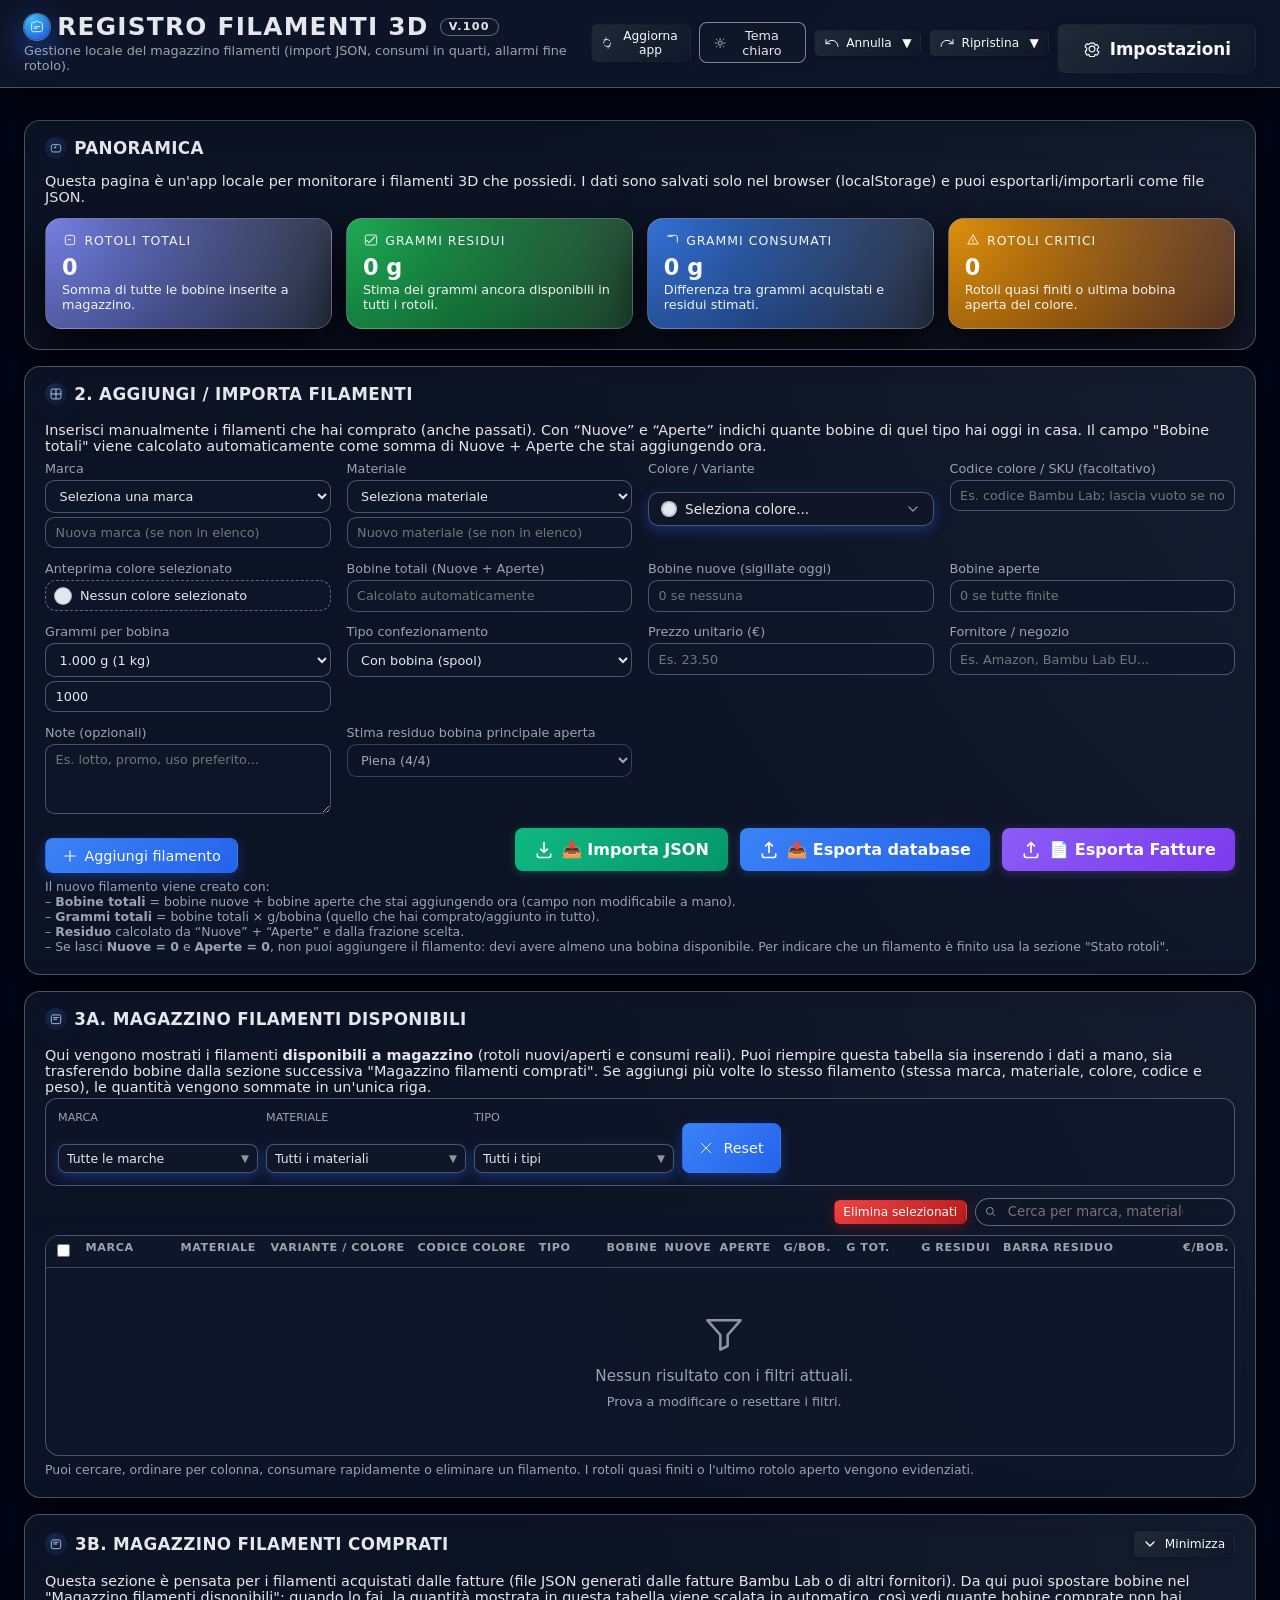
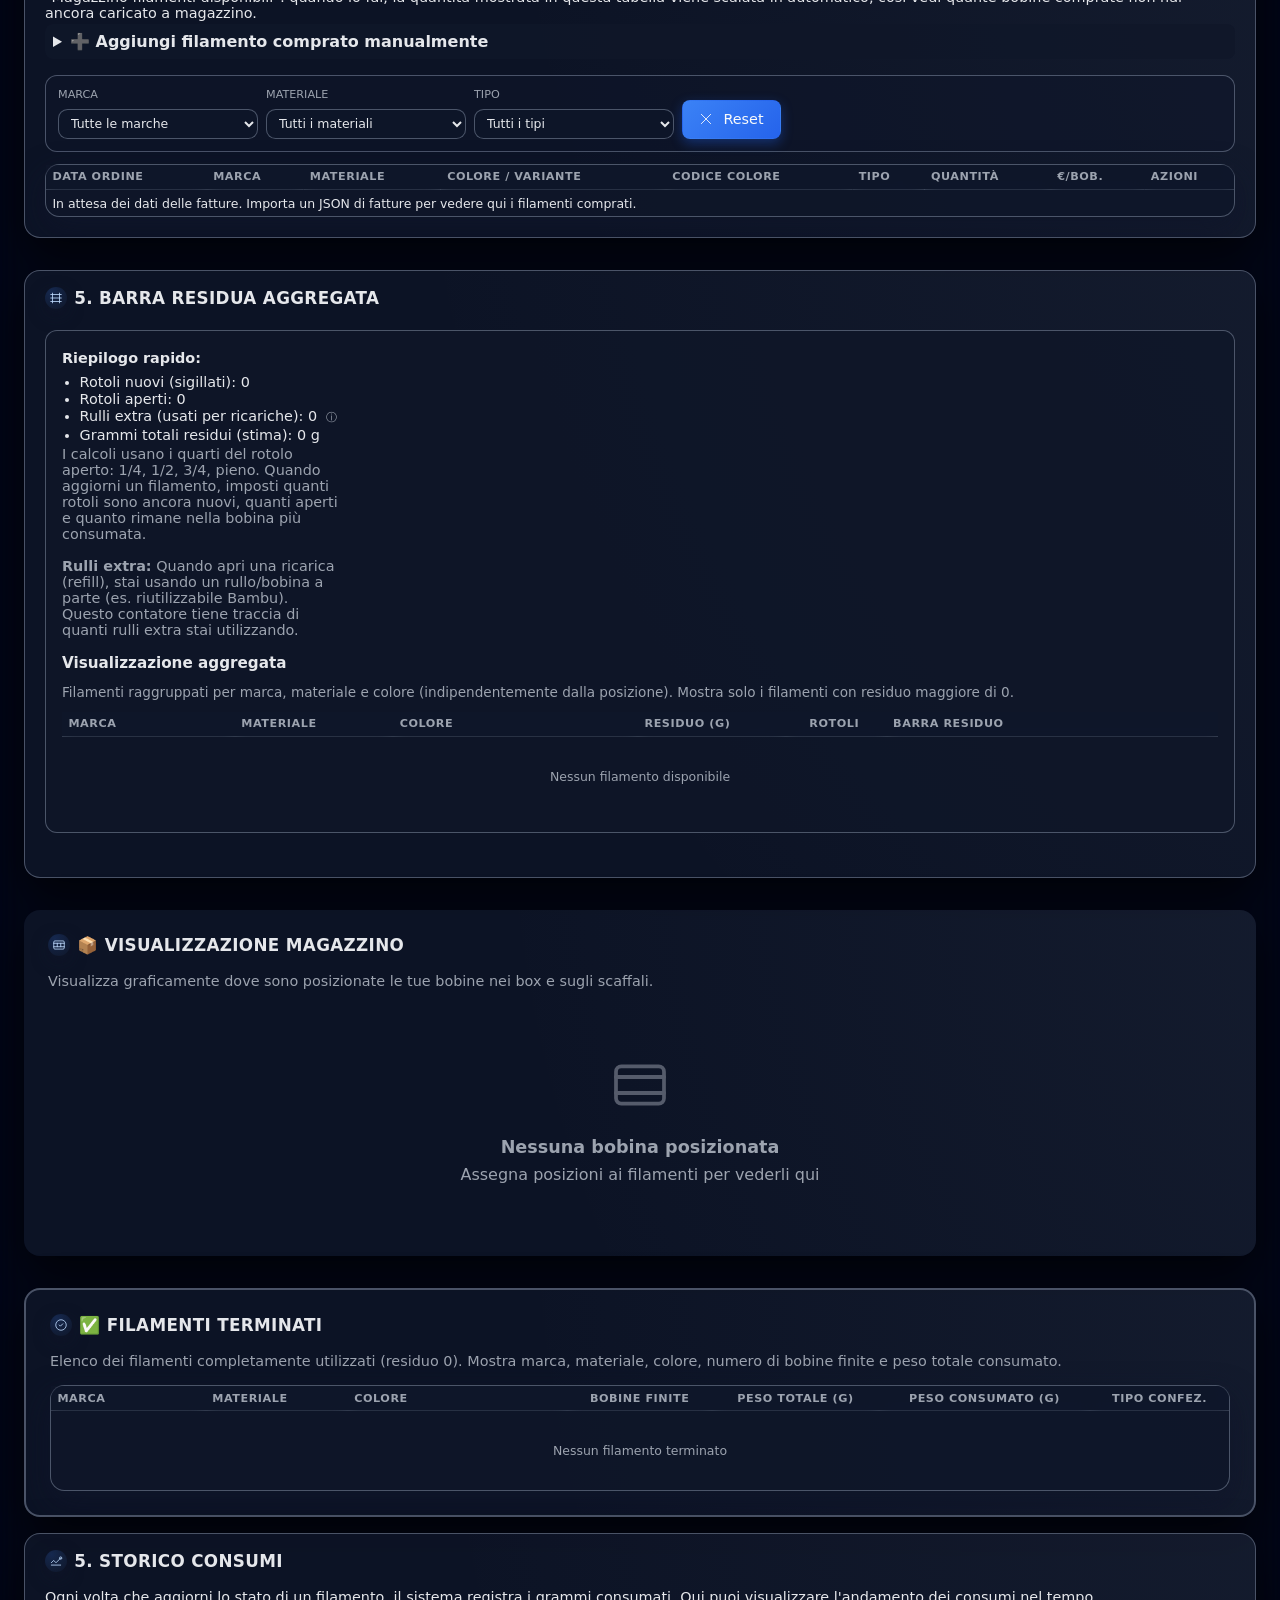
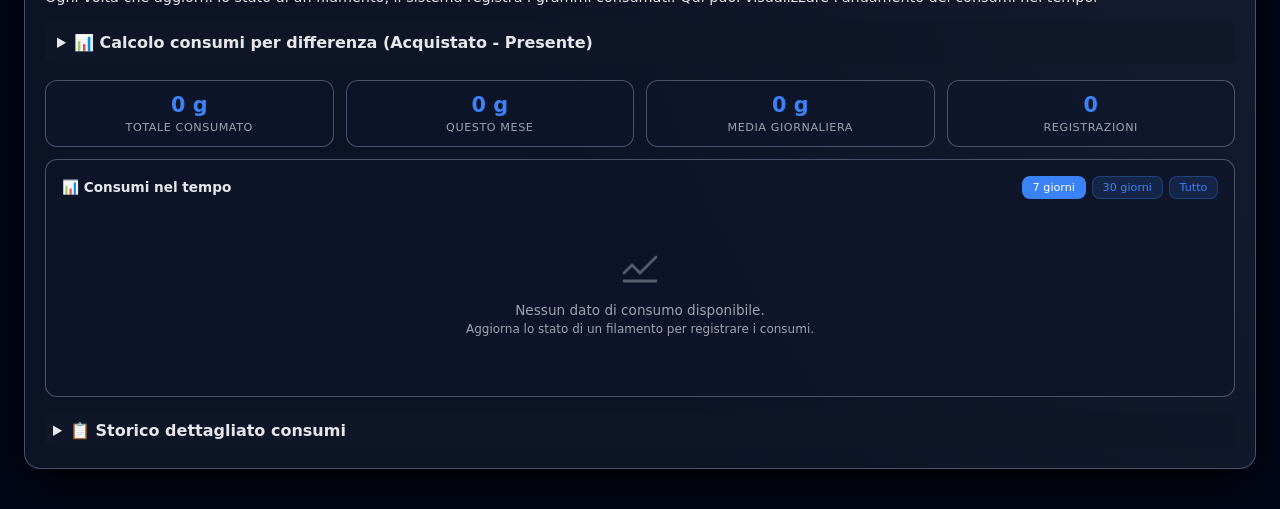
<file: archivio/APP_pre-fix/index.html>
<!DOCTYPE html>
<html lang="it" data-theme="dark">
<head>
  <meta charset="UTF-8" />
  <title>Registro Filamenti 3D - Magazzino locale</title>
  <meta name="viewport" content="width=device-width, initial-scale=1" />

  <link rel="stylesheet" href="styles.css">
</head>
<body>
<header>
  <div class="header-inner">
    <div class="header-title-block">
      <h1>
        <span class="header-logo">
          <svg viewBox="0 0 24 24" fill="none">
            <path
              d="M4 16.5V7.5C4 6.119 5.119 5 6.5 5H9l2-2h2l2 2h2.5C18.881 5 20 6.119 20 7.5v9c0 1.381-1.119 2.5-2.5 2.5h-11C5.119 19 4 17.881 4 16.5Z"
              stroke="currentColor"
              stroke-width="1.4"
            />
            <path
              d="M8 11.5h8M8 14h4"
              stroke="currentColor"
              stroke-width="1.4"
              stroke-linecap="round"
            />
          </svg>
        </span>
        Registro Filamenti 3D
        <span id="appVersionBadge" class="badge" style="margin-left:0.25rem;">-</span>
      </h1>
      <p>
        Gestione locale del magazzino filamenti (import JSON, consumi in quarti,
        allarmi fine rotolo).
      </p>
    </div>
    <div class="header-actions">
      <button
        type="button"
        id="refreshAppButton"
        class="btn-secondary btn-xs"
        title="Ricarica i dati salvati nel browser"
      >
        <svg viewBox="0 0 24 24" fill="none">
          <path d="M5 12a7 7 0 0 1 11.95-4.95" stroke="currentColor" stroke-width="1.5" stroke-linecap="round"/>
          <path d="M6 5.5h4V1.5" stroke="currentColor" stroke-width="1.5" stroke-linecap="round" stroke-linejoin="round"/>
          <path d="M19 12a7 7 0 0 1-11.95 4.95" stroke="currentColor" stroke-width="1.5" stroke-linecap="round"/>
          <path d="M18 18.5h-4v4" stroke="currentColor" stroke-width="1.5" stroke-linecap="round" stroke-linejoin="round"/>
        </svg>
        Aggiorna app
      </button>
      <button
        type="button"
        id="themeToggleButton"
        class="theme-toggle-button btn-xs"
      >
        <svg viewBox="0 0 24 24" fill="none">
          <path d="M12 3v2.5M12 18.5V21M5 12H2.5M21.5 12H19M6 6 4.5 4.5M19.5 19.5 18 18M6 18 4.5 19.5M19.5 4.5 18 6" stroke="currentColor" stroke-width="1.4" stroke-linecap="round"/>
          <circle cx="12" cy="12" r="4" stroke="currentColor" stroke-width="1.4"/>
        </svg>
        <span id="themeToggleLabel">Tema chiaro</span>
      </button>
      <div style="position: relative; display: inline-block;">
        <button
          type="button"
          id="undoButton"
          class="btn-secondary btn-xs"
          title="Annulla ultima azione"
          disabled
        >
          <svg viewBox="0 0 24 24" fill="none">
            <path d="M3 7v6h6" stroke="currentColor" stroke-width="1.5" stroke-linecap="round" stroke-linejoin="round"/>
            <path d="M21 17a9 9 0 0 0-9-9 9 9 0 0 0-6 2.3L3 13" stroke="currentColor" stroke-width="1.5" stroke-linecap="round" stroke-linejoin="round"/>
          </svg>
          <span>Annulla</span>
          <span style="margin-left: 0.25rem;">▼</span>
        </button>
        <div id="undoDropdown" class="undo-redo-dropdown" style="display: none;">
          <div class="undo-redo-dropdown-header">Ultime azioni da annullare:</div>
          <div id="undoDropdownList"></div>
        </div>
      </div>
      <div style="position: relative; display: inline-block;">
        <button
          type="button"
          id="redoButton"
          class="btn-secondary btn-xs"
          title="Ripristina azione annullata"
          disabled
        >
          <svg viewBox="0 0 24 24" fill="none">
            <path d="M21 7v6h-6" stroke="currentColor" stroke-width="1.5" stroke-linecap="round" stroke-linejoin="round"/>
            <path d="M3 17a9 9 0 0 1 9-9 9 9 0 0 1 6 2.3L21 13" stroke="currentColor" stroke-width="1.5" stroke-linecap="round" stroke-linejoin="round"/>
          </svg>
          <span>Ripristina</span>
          <span style="margin-left: 0.25rem;">▼</span>
        </button>
        <div id="redoDropdown" class="undo-redo-dropdown" style="display: none;">
          <div class="undo-redo-dropdown-header">Ultime azioni da ripristinare:</div>
          <div id="redoDropdownList"></div>
        </div>
      </div>
      <button
        type="button"
        id="settingsButton"
        class="btn-secondary"
        title="Impostazioni e gestione dati"
        style="padding: 0.85rem 1.5rem; font-size: 1.05rem; font-weight: 600; display: flex; align-items: center; gap: 0.5rem;"
      >
        <svg viewBox="0 0 24 24" fill="none" style="width: 20px; height: 20px;">
          <path
            d="M12 8.5A3.5 3.5 0 1 0 12 15.5 3.5 3.5 0 0 0 12 8.5Z"
            stroke="currentColor"
            stroke-width="1.4"
          />
          <path
            d="M5.5 12a6.5 6.5 0 0 1 .09-1.08l-1.6-1.23a.7.7 0 0 1-.15-.9l1.52-2.64a.7.7 0 0 1 .86-.31l1.9.73A6.5 6.5 0 0 1 9.86 5h4.28c.39 0 .73.26.86.63l.73 1.9 1.9-.73a.7.7 0 0 1 .86.31l1.52 2.64a.7.7 0 0 1-.15.9l-1.6 1.23c.06.36.09.72.09 1.08s-.03.72-.09 1.08l1.6 1.23c.3.23.39.65.15.97l-1.52 2.64a.7.7 0 0 1-.86.31l-1.9-.73-.73 1.9a.9.9 0 0 1-.86.63H9.86a.9.9 0 0 1-.86-.63l-.73-1.9-1.9.73a.7.7 0 0 1-.86-.31L3.99 15.3a.7.7 0 0 1 .15-.9l1.6-1.23A6.5 6.5 0 0 1 5.5 12Z"
            stroke="currentColor"
            stroke-width="1.4"
            stroke-linecap="round"
            stroke-linejoin="round"
          />
        </svg>
        <span>Impostazioni</span>
      </button>
    </div>
  </div>
</header>

<main>
  <!-- 1. Dashboard -->
  <section id="dashboardSection">
    <h2>
      <span class="section-title-icon">
        <svg viewBox="0 0 24 24" fill="none">
          <path
            d="M4 12.5C4 9.462 4 7.943 4.878 7.071 5.757 6.2 7.171 6.2 10 6.2h4c2.829 0 4.243 0 5.122.871C20 7.943 20 9.462 20 12.5s0 4.557-.878 5.429C18.243 18.8 16.829 18.8 14 18.8h-4c-2.829 0-4.243 0-5.122-.871C4 17.057 4 15.538 4 12.5Z"
            stroke="currentColor"
            stroke-width="1.4"
          />
          <path
            d="M9 11.5h2.5V9"
            stroke="currentColor"
            stroke-width="1.4"
            stroke-linecap="round"
          />
        </svg>
      </span>
      Panoramica
    </h2>
    <p style="font-size: 0.9rem; margin: 0">
      Questa pagina è un'app locale per monitorare i filamenti 3D che possiedi.
      I dati sono salvati solo nel browser (localStorage) e puoi
      esportarli/importarli come file JSON.
    </p>

    <div class="summary-cards">
      <div class="summary-card info">
        <div class="summary-card-inner">
          <div class="summary-card-label">
            <svg viewBox="0 0 24 24" fill="none">
              <path
                d="M5 7.5C5 6.119 6.12 5 7.5 5h9A2.5 2.5 0 0 1 19 7.5v9A2.5 2.5 0 0 1 16.5 19h-9A2.5 2.5 0 0 1 5 16.5v-9Z"
                stroke="currentColor"
                stroke-width="1.4"
              />
              <path
                d="M9 11.5h3.5"
                stroke="currentColor"
                stroke-width="1.4"
                stroke-linecap="round"
              />
            </svg>
            Rotoli totali
          </div>
          <div class="summary-card-value" id="totalSpoolsValue">0</div>
          <div class="summary-card-sub">
            Somma di tutte le bobine inserite a magazzino.
          </div>
        </div>
      </div>

      <div class="summary-card success">
        <div class="summary-card-inner">
          <div class="summary-card-label">
            <svg viewBox="0 0 24 24" fill="none">
              <path
                d="M5.5 12.5 9 16l9-9"
                stroke="currentColor"
                stroke-width="1.6"
                stroke-linecap="round"
                stroke-linejoin="round"
              />
              <rect
                x="3.5"
                y="4.5"
                width="17"
                height="15"
                rx="2"
                stroke="currentColor"
                stroke-width="1.4"
              />
            </svg>
            Grammi residui
          </div>
          <div class="summary-card-value" id="totalRemainingGramsValue">
            0 g
          </div>
          <div class="summary-card-sub">
            Stima dei grammi ancora disponibili in tutti i rotoli.
          </div>
        </div>
      </div>

      <div class="summary-card">
        <div class="summary-card-inner">
          <div class="summary-card-label">
            <svg viewBox="0 0 24 24" fill="none">
              <path
                d="M5 6.5C5 5.672 5.672 5 6.5 5h11A2.5 2.5 0 0 1 20 7.5v8.5"
                stroke="currentColor"
                stroke-width="1.4"
              />
              <path
                d="M7 6.5h5.5"
                stroke="currentColor"
                stroke-width="1.4"
                stroke-linecap="round"
              />
            </svg>
            Grammi consumati
          </div>
          <div class="summary-card-value" id="totalUsedGramsValue">0 g</div>
          <div class="summary-card-sub">
            Differenza tra grammi acquistati e residui stimati.
          </div>
        </div>
      </div>

      <div class="summary-card warning">
        <div class="summary-card-inner">
          <div class="summary-card-label">
            <svg viewBox="0 0 24 24" fill="none">
              <path
                d="M12 4 4 18h16L12 4Z"
                stroke="currentColor"
                stroke-width="1.4"
                stroke-linejoin="round"
              />
              <path
                d="M12 10v4M12 16.5v.5"
                stroke="currentColor"
                stroke-width="1.6"
                stroke-linecap="round"
              />
            </svg>
            Rotoli critici
          </div>
          <div class="summary-card-value" id="lowStockCountValue">0</div>
          <div class="summary-card-sub">
            Rotoli quasi finiti o ultima bobina aperta del colore.
          </div>
        </div>
      </div>
    </div>
  </section>

  <!-- 2. Aggiungi / importa -->
  <section id="addSection">
    <h2>
      <span class="section-title-icon">
        <svg viewBox="0 0 24 24" fill="none">
          <path
            d="M12 4v16M4 12h16"
            stroke="currentColor"
            stroke-width="1.5"
            stroke-linecap="round"
          />
          <rect
            x="3.5"
            y="3.5"
            width="17"
            height="17"
            rx="3"
            stroke="currentColor"
            stroke-width="1.4"
          />
        </svg>
      </span>
      2. Aggiungi / importa filamenti
    </h2>
    <p>
      Inserisci manualmente i filamenti che hai comprato (anche passati). Con
      “Nuove” e “Aperte” indichi quante bobine di quel tipo hai oggi in casa.
      Il campo "Bobine totali" viene calcolato automaticamente come somma
      di Nuove + Aperte che stai aggiungendo ora.
    </p>

    <div class="grid">
      <label>
        Marca
        <select id="addBrandSelect"></select>
        <input
          type="text"
          id="addBrandCustom"
          placeholder="Nuova marca (se non in elenco)"
        />
      </label>

      <label>
        Materiale
        <select id="addMaterialSelect"></select>
        <input
          type="text"
          id="addMaterialCustom"
          placeholder="Nuovo materiale (se non in elenco)"
        />
      </label>

      <label>
        Colore / Variante
        <div id="addColorDropdownContainer"></div>
        <input
          type="text"
          id="addColorCustom"
          placeholder="Colore o nome variante (se non in elenco)"
          style="display: none;"
        />
      </label>

      <label>
        Codice colore / SKU (facoltativo)
        <input
          type="text"
          id="addColorCodeInput"
          placeholder="Es. codice Bambu Lab; lascia vuoto se non lo conosci"
        />
      </label>

      <label>
        Anteprima colore selezionato
        <div class="color-preview">
          <div id="addColorPreviewDot" class="color-preview-dot"></div>
          <div class="color-preview-label" id="addColorPreviewLabel">
            Nessun colore selezionato
          </div>
        </div>
      </label>

      <label>
        Bobine totali (Nuove + Aperte)
        <input
          type="number"
          id="addSpoolsTotalInput"
          min="1"
          step="1"
          placeholder="Calcolato automaticamente"
          readonly
        />
      </label>

      <label>
        Bobine nuove (sigillate oggi)
        <input
          type="number"
          id="addSealedSpoolsInput"
          min="0"
          step="1"
          placeholder="0 se nessuna"
        />
      </label>

      <label>
        Bobine aperte
        <input
          type="number"
          id="addOpenSpoolsInput"
          min="0"
          step="1"
          placeholder="0 se tutte finite"
        />
      </label>

      <div id="addSpoolsLocationsContainer" style="display: none; grid-column: 1 / -1;">
        <label style="font-weight: 600; margin-bottom: 0.5rem;">Posizioni bobine</label>
        <div id="addSpoolsLocationsList" style="display: flex; flex-direction: column; gap: 0.5rem; padding: 0.75rem; background: var(--surface-soft); border-radius: 0.5rem;">
          <!-- Le posizioni verranno aggiunte dinamicamente qui -->
        </div>
      </div>

      <label>
        Grammi per bobina
        <select id="addUnitWeightPreset">
          <option value="1000">1.000 g (1 kg)</option>
          <option value="750">750 g</option>
          <option value="500">500 g</option>
          <option value="250">250 g</option>
          <option value="__custom__">Altro formato...</option>
        </select>
        <input
          type="number"
          id="addUnitWeightInput"
          min="1"
          step="1"
          placeholder="Altro valore in grammi"
        />
      </label>

      <label>
        Tipo confezionamento
        <select id="addPackagingType">
          <option value="spool">Con bobina (spool)</option>
          <option value="refill">Ricarica (refill)</option>
        </select>
      </label>

      <label>
        Prezzo unitario (€)
        <input
          type="number"
          id="addPriceInput"
          min="0"
          step="0.01"
          placeholder="Es. 23.50"
        />
      </label>

      <label>
        Fornitore / negozio
        <input
          type="text"
          id="addSupplierInput"
          placeholder="Es. Amazon, Bambu Lab EU..."
        />
      </label>

      <label>
        Note (opzionali)
        <textarea
          id="addNotesInput"
          placeholder="Es. lotto, promo, uso preferito..."
        ></textarea>
      </label>

      <label>
        Stima residuo bobina principale aperta
        <select id="addFractionSelect">
          <option value="1">Piena (4/4)</option>
          <option value="0.75">3/4</option>
          <option value="0.5">Metà (2/4)</option>
          <option value="0.25">1/4</option>
          <option value="0">Finita (0/4)</option>
        </select>
      </label>
    </div>

    <div class="buttons-row" style="display:flex;justify-content:space-between;align-items:center;flex-wrap:wrap;gap:0.75rem;">
      <button type="button" id="addFilamentButton">
        <svg viewBox="0 0 24 24" fill="none">
          <path
            d="M12 4v16M4 12h16"
            stroke="currentColor"
            stroke-width="1.6"
            stroke-linecap="round"
          />
        </svg>
        Aggiungi filamento
      </button>

      <div style="display:flex;gap:0.75rem;align-items:center;">
        <button type="button" class="btn-json-import" id="importJsonButton" style="display:inline-flex; align-items:center; gap:0.5rem; padding: 0.6rem 1.2rem; background: linear-gradient(135deg, #10b981 0%, #059669 100%); color: white; border-radius: 0.5rem; font-weight: 600; font-size: inherit; line-height: 1.5; border: none; box-shadow: 0 2px 8px rgba(16, 185, 129, 0.3); transition: all 0.2s ease; cursor: pointer; margin: 0; vertical-align: middle;" title="Importa database da file JSON">
          <svg viewBox="0 0 24 24" fill="none" style="width:20px;height:20px;flex-shrink:0;">
            <path d="M12 3v12M12 15l-4-4M12 15l4-4" stroke="currentColor" stroke-width="2" stroke-linecap="round" stroke-linejoin="round"/>
            <path d="M4 17v2a2 2 0 002 2h12a2 2 0 002-2v-2" stroke="currentColor" stroke-width="2" stroke-linecap="round"/>
          </svg>
          <span style="white-space: nowrap;">📥 Importa JSON</span>
        </button>
        <input
          type="file"
          id="importJsonInput"
          accept="application/json"
          style="display: none"
        />

        <button type="button" class="btn-json-export" id="exportJsonButton" style="display:inline-flex; align-items:center; gap:0.5rem; padding: 0.6rem 1.2rem; background: linear-gradient(135deg, #3b82f6 0%, #2563eb 100%); color: white; border-radius: 0.5rem; font-weight: 600; font-size: inherit; line-height: 1.5; border: none; box-shadow: 0 2px 8px rgba(59, 130, 246, 0.3); transition: all 0.2s ease; cursor: pointer; margin: 0; vertical-align: middle;" title="Esporta database completo (magazzino + fatture)">
          <svg viewBox="0 0 24 24" fill="none" style="width:20px;height:20px;flex-shrink:0;">
            <path d="M12 15V3M12 3l-4 4M12 3l4 4" stroke="currentColor" stroke-width="2" stroke-linecap="round" stroke-linejoin="round"/>
            <path d="M4 17v2a2 2 0 002 2h12a2 2 0 002-2v-2" stroke="currentColor" stroke-width="2" stroke-linecap="round"/>
          </svg>
          <span style="white-space: nowrap;">📤 Esporta database</span>
        </button>
        <button type="button" class="btn-json-export" id="exportInvoicesButton" style="display:inline-flex; align-items:center; gap:0.5rem; padding: 0.6rem 1.2rem; background: linear-gradient(135deg, #8b5cf6 0%, #7c3aed 100%); color: white; border-radius: 0.5rem; font-weight: 600; font-size: inherit; line-height: 1.5; border: none; box-shadow: 0 2px 8px rgba(139, 92, 246, 0.3); transition: all 0.2s ease; cursor: pointer; margin: 0; vertical-align: middle;" title="Esporta solo le fatture importate (per ri-importazione)">
          <svg viewBox="0 0 24 24" fill="none" style="width:20px;height:20px;flex-shrink:0;">
            <path d="M12 15V3M12 3l-4 4M12 3l4 4" stroke="currentColor" stroke-width="2" stroke-linecap="round" stroke-linejoin="round"/>
            <path d="M4 17v2a2 2 0 002 2h12a2 2 0 002-2v-2" stroke="currentColor" stroke-width="2" stroke-linecap="round"/>
          </svg>
          <span style="white-space: nowrap;">📄 Esporta Fatture</span>
        </button>
      </div>
    </div>

    <div class="hint">
      Il nuovo filamento viene creato con:
      <br />
      – <strong>Bobine totali</strong> = bobine nuove + bobine aperte che stai
      aggiungendo ora (campo non modificabile a mano).<br />
      – <strong>Grammi totali</strong> = bobine totali × g/bobina (quello che
      hai comprato/aggiunto in tutto).<br />
      – <strong>Residuo</strong> calcolato da “Nuove” + “Aperte” e dalla
      frazione scelta.<br />
      – Se lasci <strong>Nuove = 0</strong> e <strong>Aperte = 0</strong>, non
      puoi aggiungere il filamento: devi avere almeno una bobina disponibile.
      Per indicare che un filamento è finito usa la sezione "Stato rotoli".
    </div>
  </section>

  <!-- 3a. Magazzino filamenti disponibili -->
  <section id="stockSection">
    <h2>
      <span class="section-title-icon">
        <svg viewBox="0 0 24 24" fill="none">
          <path d="M5 6.5C5 5.672 5.672 5 6.5 5h11A2.5 2.5 0 0 1 20 7.5v10A2.5 2.5 0 0 1 17.5 20h-11A2.5 2.5 0 0 1 4 17.5v-10Z" stroke="currentColor" stroke-width="1.4"/>
          <path d="M8 9.5h8M8 12.5h5" stroke="currentColor" stroke-width="1.4" stroke-linecap="round"/>
        </svg>
      </span>
      3a. Magazzino filamenti disponibili
    </h2>
    <p>
      Qui vengono mostrati i filamenti <strong>disponibili a magazzino</strong>
      (rotoli nuovi/aperti e consumi reali).
      Puoi riempire questa tabella sia inserendo i dati a mano, sia trasferendo bobine dalla sezione
      successiva "Magazzino filamenti comprati". Se aggiungi più volte lo stesso
      filamento (stessa marca, materiale, colore, codice e peso), le quantità
      vengono sommate in un'unica riga.
    </p>

    <!-- Filtri tabella magazzino disponibile -->
    <div class="filter-bar" id="stockFilterBar">
      <label style="position: relative;">
        <div class="filter-label">Marca</div>
        <div id="stockFilterBrandContainer" class="multi-select-dropdown"></div>
      </label>
      <label style="position: relative;">
        <div class="filter-label">Materiale</div>
        <div id="stockFilterMaterialContainer" class="multi-select-dropdown"></div>
      </label>
      <label style="position: relative;">
        <div class="filter-label">Tipo</div>
        <div id="stockFilterPackagingContainer" class="multi-select-dropdown"></div>
      </label>
      <button type="button" class="btn-reset-filters" id="resetStockFilters" title="Resetta tutti i filtri">
        <svg viewBox="0 0 24 24" fill="none" style="width:14px;height:14px;margin-right:0.25rem;">
          <path d="M4 4l16 16M20 4L4 20" stroke="currentColor" stroke-width="1.5" stroke-linecap="round"/>
        </svg>
        Reset
      </button>
    </div>

    <div class="table-toolbar">
      <button
        type="button"
        class="btn-xs btn-danger"
        id="deleteSelectedButton"
        title="Elimina i filamenti selezionati"
      >
        Elimina selezionati
      </button>
      <div class="search-input-wrapper">
        <span class="search-icon">
          <svg viewBox="0 0 24 24" fill="none">
            <circle
              cx="11"
              cy="11"
              r="5.5"
              stroke="currentColor"
              stroke-width="1.4"
            />
            <path
              d="m15.5 15.5 3 3"
              stroke="currentColor"
              stroke-width="1.4"
              stroke-linecap="round"
            />
          </svg>
        </span>
        <div style="position: relative; flex: 1;">
          <input
            type="text"
            id="stockSearchInput"
            placeholder="Cerca per marca, materiale, colore..."
            style="padding-right: 2.5rem;"
          />
          <button
            type="button"
            id="stockSearchClear"
            class="search-clear-btn"
            style="display: none;"
            title="Cancella ricerca"
          >
            <svg viewBox="0 0 24 24" fill="none" style="width: 16px; height: 16px;">
              <path d="M18 6L6 18M6 6l12 12" stroke="currentColor" stroke-width="2" stroke-linecap="round" stroke-linejoin="round"/>
            </svg>
          </button>
        </div>
      </div>
    </div>

    <div class="table-wrapper">
      <table id="filamentTable">
        <thead>
          <tr>
            <th class="select-column" style="width: 32px; min-width: 32px;">
              <input
                type="checkbox"
                id="selectAllFilaments"
                title="Seleziona o deseleziona tutti i filamenti visibili"
              />
            </th>
            <th data-sort-field="brand" class="sortable resizable" style="width: 115px; min-width: 95px;">Marca</th>
            <th data-sort-field="material" class="sortable resizable" style="width: 105px; min-width: 90px;">Materiale</th>
            <th data-sort-field="variant" class="sortable resizable" style="width: 165px; min-width: 140px;">Variante / colore</th>
            <th data-sort-field="color_code" class="sortable resizable" style="width: 105px; min-width: 90px;">Codice colore</th>
            <th data-sort-field="packaging_type" class="sortable resizable" style="width: 80px; min-width: 70px;">Tipo</th>
            <th data-sort-field="spools_total" class="sortable resizable" style="width: 60px; min-width: 55px;">Bobine</th>
            <th data-sort-field="sealed_spools" class="sortable resizable" style="width: 60px; min-width: 55px;">Nuove</th>
            <th data-sort-field="open_spools" class="sortable resizable" style="width: 60px; min-width: 55px;">Aperte</th>
            <th data-sort-field="unit_weight_g" class="sortable resizable" style="width: 70px; min-width: 65px;">g/bob.</th>
            <th data-sort-field="total_weight_g" class="sortable resizable" style="width: 80px; min-width: 75px;">g tot.</th>
            <th data-sort-field="remaining_weight_g" class="sortable resizable" style="width: 85px; min-width: 80px;">g residui</th>
            <th data-sort-field="remaining_weight_g" class="sortable resizable" style="width: 200px; min-width: 180px;">Barra residuo</th>
            <th data-sort-field="unit_price" class="sortable resizable" style="width: 75px; min-width: 70px;">€/bob.</th>
            <th data-sort-field="location" class="sortable resizable" style="width: 115px; min-width: 95px;">Posizione</th>
            <th>Azioni</th>
          </tr>
        </thead>
        <tbody id="filamentTableBody"></tbody>
      </table>
    </div>
    <div class="hint">
      Puoi cercare, ordinare per colonna, consumare rapidamente o eliminare un
      filamento. I rotoli quasi finiti o l'ultimo rotolo aperto vengono
      evidenziati.
    </div>
  </section>

  <!-- 3b. Magazzino filamenti comprati -->
  <section id="purchasedSection">
    <div style="display: flex; align-items: center; justify-content: space-between; margin-bottom: 1rem;">
      <h2 style="margin: 0; display: flex; align-items: center; gap: 0.5rem;">
        <span class="section-title-icon">
          <svg viewBox="0 0 24 24" fill="none">
            <path d="M5 6.5C5 5.672 5.672 5 6.5 5h11A2.5 2.5 0 0 1 20 7.5v10A2.5 2.5 0 0 1 17.5 20h-11A2.5 2.5 0 0 1 4 17.5v-10Z" stroke="currentColor" stroke-width="1.4"/>
            <path d="M8 9h8M8 12h5" stroke="currentColor" stroke-width="1.4" stroke-linecap="round"/>
          </svg>
        </span>
        3b. Magazzino filamenti comprati
      </h2>
      <button type="button" id="togglePurchasedSection" class="btn-secondary btn-xs" style="white-space: nowrap;">
        <svg viewBox="0 0 24 24" fill="none" style="width: 16px; height: 16px;">
          <path d="M6 9l6 6 6-6" stroke="currentColor" stroke-width="2" stroke-linecap="round" stroke-linejoin="round"/>
        </svg>
        <span>Minimizza</span>
      </button>
    </div>
    <div id="purchasedSectionContent">
    <p>
      Questa sezione è pensata per i filamenti acquistati dalle fatture
      (file JSON generati dalle fatture Bambu Lab o di altri fornitori).
      Da qui puoi spostare bobine nel "Magazzino filamenti disponibili":
      quando lo fai, la quantità mostrata in questa tabella viene scalata
      in automatico, così vedi quante bobine comprate non hai ancora caricato
      a magazzino.
    </p>

    <!-- Form per aggiungere manualmente un filamento comprato -->
    <details class="add-purchased-details" style="margin-bottom: 1rem;">
      <summary style="cursor: pointer; padding: 0.5rem; background: var(--surface); border-radius: 0.5rem; font-weight: 600;">
        ➕ Aggiungi filamento comprato manualmente
      </summary>
      <div class="grid" style="margin-top: 0.75rem; padding: 0.75rem; background: var(--surface-soft); border-radius: 0.5rem;">
        <label>
          Data ordine
          <input type="date" id="addPurchasedDate" />
        </label>
        <label>
          Marca
          <select id="addPurchasedBrand">
            <option value="">Seleziona...</option>
            <option value="Bambu Lab">Bambu Lab</option>
            <option value="__custom__">Altra marca...</option>
          </select>
          <input type="text" id="addPurchasedBrandCustom" placeholder="Nome marca" style="margin-top: 0.25rem; display: none;" />
        </label>
        <label>
          Materiale
          <input type="text" id="addPurchasedMaterial" placeholder="Es. PLA Basic, PETG HF..." />
        </label>
        <label>
          Colore / variante
          <input type="text" id="addPurchasedVariant" placeholder="Es. Nero (10101)" />
        </label>
        <label>
          Codice colore
          <input type="text" id="addPurchasedColorCode" placeholder="Es. 10101" />
        </label>
        <label>
          Tipo confezionamento
          <select id="addPurchasedPackaging">
            <option value="spool">Con bobina (spool)</option>
            <option value="refill">Ricarica (refill)</option>
          </select>
        </label>
        <label>
          Quantità bobine
          <input type="number" id="addPurchasedQty" min="1" step="1" value="1" />
        </label>
        <label>
          Grammi per bobina
          <input type="number" id="addPurchasedWeight" min="1" step="1" value="1000" />
        </label>
        <label>
          Prezzo unitario (€)
          <input type="number" id="addPurchasedPrice" min="0" step="0.01" placeholder="Es. 23.50" />
        </label>
        <div style="display: flex; align-items: flex-end;">
          <button type="button" id="addPurchasedButton" class="btn-secondary" style="width: 100%;">
            Aggiungi a comprati
          </button>
        </div>
      </div>
    </details>

    <!-- Filtri tabella filamenti comprati -->
    <div class="filter-bar" id="purchasedFilterBar">
      <label>
        <div class="filter-label">Marca</div>
        <select id="purchasedFilterBrand">
          <option value="">Tutte le marche</option>
        </select>
      </label>
      <label>
        <div class="filter-label">Materiale</div>
        <select id="purchasedFilterMaterial">
          <option value="">Tutti i materiali</option>
        </select>
      </label>
      <label>
        <div class="filter-label">Tipo</div>
        <select id="purchasedFilterPackaging">
          <option value="">Tutti i tipi</option>
          <option value="spool">Bobina</option>
          <option value="refill">Ricarica</option>
        </select>
      </label>
      <button type="button" class="btn-reset-filters" id="resetPurchasedFilters" title="Resetta tutti i filtri">
        <svg viewBox="0 0 24 24" fill="none" style="width:14px;height:14px;margin-right:0.25rem;">
          <path d="M4 4l16 16M20 4L4 20" stroke="currentColor" stroke-width="1.5" stroke-linecap="round"/>
        </svg>
        Reset
      </button>
    </div>

    <div class="table-wrapper">
      <table id="purchasedTable">
        <thead>
          <tr>
            <th data-sort-field="order_date" class="sortable">Data ordine</th>
            <th data-sort-field="brand" class="sortable">Marca</th>
            <th data-sort-field="material" class="sortable">Materiale</th>
            <th data-sort-field="variant" class="sortable">Colore / variante</th>
            <th data-sort-field="color_code" class="sortable">Codice colore</th>
            <th data-sort-field="packaging_type" class="sortable">Tipo</th>
            <th data-sort-field="quantity_spools" class="sortable">Quantità</th>
            <th data-sort-field="unit_price" class="sortable">€/bob.</th>
            <th>Azioni</th>
          </tr>
        </thead>
        <tbody id="purchasedTableBody">
          <tr>
            <td colspan="7">
              <div class="empty-state">
                <svg viewBox="0 0 24 24" fill="none">
                  <rect
                    x="4"
                    y="5"
                    width="16"
                    height="14"
                    rx="2"
                    stroke="currentColor"
                    stroke-width="1.4"
                  />
                  <path
                    d="M8 9h8M8 12h5"
                    stroke="currentColor"
                    stroke-width="1.4"
                    stroke-linecap="round"
                  />
                  <path
                    d="M6 5V4h12v1"
                    stroke="currentColor"
                    stroke-width="1.4"
                  />
                </svg>
                <div class="empty-state-title">
                  In attesa dei dati delle fatture.
                </div>
                <div class="empty-state-text">
                  Quando mi fornirai il file JSON con le fatture dei
                  filamenti, qui verranno mostrati automaticamente i
                  filamenti comprati, separati da quelli che hai inserito
                  manualmente.
                </div>
              </div>
            </td>
          </tr>
        </tbody>
      </table>
    </div>
    </div>
  </section>

  <!-- 5. Barra residua aggregata -->
  <section id="remainingBarSection" style="margin-top: 2rem;">
    <h2>
      <span class="section-title-icon">
        <svg viewBox="0 0 24 24" fill="none">
          <path d="M3 12h18M3 6h18M3 18h18" stroke="currentColor" stroke-width="1.4" stroke-linecap="round"/>
          <path d="M6 3v18M18 3v18" stroke="currentColor" stroke-width="1.4"/>
        </svg>
      </span>
      5. Barra residua aggregata
    </h2>
    
    <!-- Recap Stato rotoli & consumi -->
    <div class="grid" style="margin-bottom: 1.5rem; padding: 1rem; background: var(--surface-soft); border-radius: 0.75rem; border: 1px solid var(--border-subtle);">
      <div class="summary">
        <p><strong>Riepilogo rapido:</strong></p>
        <ul>
          <li>
            Rotoli nuovi (sigillati):
            <span id="stockNewSpoolsCount">0</span>
          </li>
          <li>
            Rotoli aperti:
            <span id="stockOpenSpoolsCount">0</span>
          </li>
          <li>
            Rulli extra (usati per ricariche):
            <span id="stockExtraSpoolsCount">0</span>
            <span class="hint" style="font-size:0.7rem;margin-left:0.3rem;" title="Quando apri una ricarica (refill) usi un rullo a parte, non incluso nella confezione">ⓘ</span>
          </li>
          <li>
            Grammi totali residui (stima):
            <span id="stockRemainingGramsTotal">0 g</span>
          </li>
        </ul>
        <p class="hint">
          I calcoli usano i quarti del rotolo aperto: 1/4, 1/2, 3/4, pieno.
          Quando aggiorni un filamento, imposti quanti rotoli sono ancora nuovi,
          quanti aperti e quanto rimane nella bobina più consumata.
          <br><br>
          <strong>Rulli extra:</strong> Quando apri una ricarica (refill), stai usando un rullo/bobina a parte 
          (es. riutilizzabile Bambu). Questo contatore tiene traccia di quanti rulli extra stai utilizzando.
        </p>
      </div>

      <div style="grid-column: 1 / -1;" id="spoolsStateTableContainer">
        <h3 style="margin-top: 0; margin-bottom: 0.75rem; font-size: 0.95rem; font-weight: 600; color: var(--text-main);">
          Visualizzazione aggregata
        </h3>
        <p style="margin-bottom: 0.75rem; font-size: 0.85rem; color: var(--text-muted);">
          Filamenti raggruppati per marca, materiale e colore (indipendentemente dalla posizione). 
          Mostra solo i filamenti con residuo maggiore di 0.
        </p>
        <table class="data-table" style="width: 100%;">
          <thead>
            <tr>
              <th class="sortable" data-sort-field="brand" style="cursor: pointer; width: 120px;">
                Marca
                <span class="sort-indicator"></span>
              </th>
              <th class="sortable" data-sort-field="material" style="cursor: pointer; width: 110px;">
                Materiale
                <span class="sort-indicator"></span>
              </th>
              <th class="sortable" data-sort-field="variant" style="cursor: pointer; width: 170px;">
                Colore
                <span class="sort-indicator"></span>
              </th>
              <th class="sortable" data-sort-field="remaining_weight_g" style="cursor: pointer; width: 100px;">
                Residuo (g)
                <span class="sort-indicator"></span>
              </th>
              <th class="sortable" data-sort-field="spools_total" style="cursor: pointer; width: 70px;">
                Rotoli
                <span class="sort-indicator"></span>
              </th>
              <th class="sortable" data-sort-field="remaining_weight_g" style="cursor: pointer; width: 230px;">
                Barra residuo
                <span class="sort-indicator"></span>
              </th>
            </tr>
          </thead>
          <tbody id="spoolsStateTableBody">
            <tr>
              <td colspan="6" style="text-align: center; padding: 2rem; color: var(--text-muted);">
                Nessun filamento disponibile
              </td>
            </tr>
          </tbody>
        </table>
      </div>
    </div>
  </section>

  <!-- Visualizzazione grafica box e scaffali -->
  <section id="storageVisualizationSection" style="margin-top: 2rem; padding: 1.5rem; background: var(--surface); border-radius: 1rem; border: 2px solid var(--accent);">
    <h2>
      <span class="section-title-icon">
        <svg viewBox="0 0 24 24" fill="none">
          <path d="M3 9h18M3 15h18" stroke="currentColor" stroke-width="1.5" stroke-linecap="round"/>
          <rect x="3" y="5" width="18" height="14" rx="2" stroke="currentColor" stroke-width="1.4"/>
          <path d="M9 9v6M15 9v6" stroke="currentColor" stroke-width="1.5" stroke-linecap="round"/>
        </svg>
      </span>
      📦 Visualizzazione Magazzino
    </h2>
    <p style="margin-bottom: 1rem; color: var(--text-muted);">
      Visualizza graficamente dove sono posizionate le tue bobine nei box e sugli scaffali.
    </p>
    
    <div id="storageVisualizationContainer" style="display: flex; flex-direction: column; gap: 1.5rem; margin-top: 1rem;">
      <!-- I contenitori verranno aggiunti dinamicamente qui -->
    </div>
  </section>

  <!-- Filamenti Terminati -->
  <section id="finishedFilamentsSection" style="margin-top: 2rem; padding: 1.5rem; background: var(--surface); border-radius: 1rem; border: 2px solid var(--border-subtle);">
    <h2>
      <span class="section-title-icon">
        <svg viewBox="0 0 24 24" fill="none">
          <path d="M9 12l2 2 4-4" stroke="currentColor" stroke-width="1.5" stroke-linecap="round" stroke-linejoin="round"/>
          <circle cx="12" cy="12" r="9" stroke="currentColor" stroke-width="1.4"/>
        </svg>
      </span>
      ✅ Filamenti Terminati
    </h2>
    <p style="margin-bottom: 1rem; color: var(--text-muted);">
      Elenco dei filamenti completamente utilizzati (residuo 0). Mostra marca, materiale, colore, numero di bobine finite e peso totale consumato.
    </p>
    
    <div class="table-wrapper" style="max-height: 600px; overflow-y: auto;">
      <table class="data-table" id="finishedFilamentsTable">
        <thead>
          <tr>
            <th class="sortable" data-sort-field="brand" style="cursor: pointer; width: 120px;">
              Marca
              <span class="sort-indicator"></span>
            </th>
            <th class="sortable" data-sort-field="material" style="cursor: pointer; width: 110px;">
              Materiale
              <span class="sort-indicator"></span>
            </th>
            <th class="sortable" data-sort-field="variant" style="cursor: pointer; width: 170px;">
              Colore
              <span class="sort-indicator"></span>
            </th>
            <th style="width: 100px; text-align: center;">
              Bobine finite
            </th>
            <th style="width: 120px; text-align: center;">
              Peso totale (g)
            </th>
            <th style="width: 120px; text-align: center;">
              Peso consumato (g)
            </th>
            <th style="width: 100px; text-align: center;">
              Tipo confez.
            </th>
          </tr>
        </thead>
        <tbody id="finishedFilamentsTableBody">
          <tr>
            <td colspan="7" style="text-align: center; padding: 2rem; color: var(--text-muted);">
              Nessun filamento terminato
            </td>
          </tr>
        </tbody>
      </table>
    </div>
  </section>

  <!-- 5. Storico e Grafici Consumi -->
  <section id="consumptionChartSection">
    <h2>
      <span class="section-title-icon">
        <svg viewBox="0 0 24 24" fill="none">
          <path d="M4 19h16M4 15l4-4 4 4 8-8" stroke="currentColor" stroke-width="1.4" stroke-linecap="round" stroke-linejoin="round"/>
          <circle cx="20" cy="7" r="2" stroke="currentColor" stroke-width="1.4"/>
        </svg>
      </span>
      5. Storico Consumi
    </h2>
    <p>
      Ogni volta che aggiorni lo stato di un filamento, il sistema registra i grammi consumati.
      Qui puoi visualizzare l'andamento dei consumi nel tempo.
    </p>

    <!-- Calcolo consumi per differenza (Acquistato - Presente) -->
    <details style="margin-top: 1rem; margin-bottom: 1rem;">
      <summary style="cursor: pointer; padding: 0.75rem; background: var(--surface); border-radius: 0.5rem; font-weight: 600;">
        📊 Calcolo consumi per differenza (Acquistato - Presente)
      </summary>
      <div style="margin-top: 1rem;">
        <p class="hint" style="margin-bottom: 0.75rem;">
          Questo calcolo confronta il materiale acquistato (da fatture/ordini) con quello presente in magazzino.
          La differenza rappresenta il materiale consumato.
        </p>
        <div id="consumptionByDifferenceContainer" style="margin-top: 0.5rem;">
          <div class="empty-state">
            <div class="empty-state-text">Calcolo in corso...</div>
          </div>
        </div>
      </div>
    </details>

    <!-- Statistiche rapide -->
    <div class="consumption-stats" id="consumptionStats">
      <div class="consumption-stat-card">
        <div class="consumption-stat-value" id="statTotalConsumed">0 g</div>
        <div class="consumption-stat-label">Totale consumato</div>
      </div>
      <div class="consumption-stat-card">
        <div class="consumption-stat-value" id="statThisMonth">0 g</div>
        <div class="consumption-stat-label">Questo mese</div>
      </div>
      <div class="consumption-stat-card">
        <div class="consumption-stat-value" id="statAvgPerDay">0 g</div>
        <div class="consumption-stat-label">Media giornaliera</div>
      </div>
      <div class="consumption-stat-card">
        <div class="consumption-stat-value" id="statEntries">0</div>
        <div class="consumption-stat-label">Registrazioni</div>
      </div>
    </div>

    <!-- Grafico consumi -->
    <div class="chart-container">
      <div class="chart-header">
        <div class="chart-title">📊 Consumi nel tempo</div>
        <div class="chart-controls">
          <button type="button" id="chartView7d" class="active">7 giorni</button>
          <button type="button" id="chartView30d">30 giorni</button>
          <button type="button" id="chartViewAll">Tutto</button>
        </div>
      </div>
      <div class="chart-svg-wrapper">
        <div id="consumptionChartContainer"></div>
      </div>
      <div class="chart-legend" id="chartLegend"></div>
    </div>

    <!-- Storico dettagliato -->
    <details style="margin-top: 1rem;">
      <summary style="cursor: pointer; padding: 0.5rem; background: var(--surface); border-radius: 0.5rem; font-weight: 600;">
        📋 Storico dettagliato consumi
      </summary>
      <div class="history-table-wrapper" style="margin-top: 0.5rem;">
        <table class="history-table">
          <thead>
            <tr>
              <th>Data/Ora</th>
              <th>Filamento (Marca - Materiale - Colore)</th>
              <th>g consumati</th>
              <th>Azione</th>
            </tr>
          </thead>
          <tbody id="consumptionHistoryBody">
            <tr><td colspan="4" style="text-align:center;color:var(--text-muted);">Nessun consumo registrato</td></tr>
          </tbody>
        </table>
      </div>
      <div class="buttons-row" style="margin-top: 0.5rem;">
        <button type="button" class="btn-xs btn-danger" id="clearConsumptionHistory">
          Cancella storico consumi
        </button>
      </div>
    </details>
  </section>
</main>

<!-- Modal consumo -->
<div id="modalOverlay" class="modal-overlay"></div>
<div id="consumptionModal" class="modal">
  <div class="modal-dialog">
    <div class="modal-header">
      <div class="modal-title">
        <svg viewBox="0 0 24 24" fill="none">
          <path
            d="M5.5 6.5A1.5 1.5 0 0 1 7 5h10a1.5 1.5 0 0 1 1.5 1.5v11A1.5 1.5 0 0 1 17 19H7a1.5 1.5 0 0 1-1.5-1.5v-11Z"
            stroke="currentColor"
            stroke-width="1.4"
          />
          <path
            d="M9 9h4.5M9 12h3"
            stroke="currentColor"
            stroke-width="1.4"
            stroke-linecap="round"
          />
        </svg>
        Aggiorna stato rotolo
      </div>
      <button
        type="button"
        class="modal-close-btn btn-outline btn-xs"
        id="modalCloseButton"
      >
        ✕
      </button>
    </div>

    <p id="consumptionInfo" style="font-size: 0.85rem; margin-bottom: 0.4rem">
      –
    </p>

    <div class="grid">
      <label>
        Bobine totali (fisse)
        <input
          type="number"
          id="consumptionSpoolsTotal"
          readonly
          style="opacity: 0.8"
        />
      </label>

      <label>
        Bobine nuove (sigillate)
        <input
          type="number"
          id="consumptionSealedInput"
          min="0"
          step="1"
        />
      </label>

      <label>
        Bobine aperte
        <input
          type="number"
          id="consumptionOpenInput"
          min="0"
          step="1"
        />
      </label>

      <label>
        Quanta plastica resta sulla bobina più consumata?
        <select id="consumptionFractionSelect">
          <option value="1">Piena (4/4)</option>
          <option value="0.75">3/4</option>
          <option value="0.5">Metà (2/4)</option>
          <option value="0.25">1/4</option>
          <option value="0">Finita (0/4)</option>
        </select>
      </label>
    </div>

    <!-- Sezione per scegliere quale bobina eliminare -->
    <div id="spoolDeletionSection" style="margin-top: 1rem; padding: 0.75rem; background: var(--surface-soft); border-radius: 0.5rem; display: none;">
      <h4 style="margin: 0 0 0.75rem 0; font-size: 0.9rem; color: var(--text-main);">Seleziona quale bobina eliminare:</h4>
      <div id="spoolDeletionList" style="display: flex; flex-direction: column; gap: 0.5rem;">
        <!-- Le bobine verranno aggiunte dinamicamente qui -->
      </div>
    </div>

    <div class="hint">
      Se hai più bobine aperte, indica qui quella più consumata. Le altre
      vengono considerate piene. Se riduci il numero di bobine, seleziona quale eliminare.
    </div>

    <div class="modal-footer">
      <button type="button" class="btn-secondary" id="modalCancelButton">
        Annulla
      </button>
      <button type="button" id="modalConfirmButton">
        Conferma aggiornamento
      </button>
    </div>

    <input type="hidden" id="consumptionFilamentId" />
  </div>
</div>

<!-- Modal per eliminare bobine -->
<div id="deleteSpoolsModal" class="modal">
  <div class="modal-dialog" style="max-width: 900px;">
    <div class="modal-header">
      <div class="modal-title">
        <svg viewBox="0 0 24 24" fill="none" style="width: 20px; height: 20px;">
          <path d="M6.5 7.5h11" stroke="currentColor" stroke-width="1.5" stroke-linecap="round"/>
          <path d="M9 7.5V6a1 1 0 0 1 1-1h4a1 1 0 0 1 1 1v1.5" stroke="currentColor" stroke-width="1.5" stroke-linecap="round"/>
          <path d="M9.5 11v5M14.5 11v5" stroke="currentColor" stroke-width="1.5" stroke-linecap="round"/>
          <rect x="7.5" y="7.5" width="9" height="11" rx="1.5" stroke="currentColor" stroke-width="1.4"/>
        </svg>
        <span>Elimina bobine</span>
      </div>
      <button type="button" class="modal-close" onclick="closeModalCentered('deleteSpoolsModal')">×</button>
    </div>
    <div class="modal-body">
      <p id="deleteSpoolsModalDescription" style="margin-bottom: 1rem; color: var(--text-main);"></p>
      
      <label style="display: block; margin-bottom: 0.5rem; font-weight: 600; color: var(--text-main);">
        Quante bobine vuoi eliminare?
      </label>
      <input 
        type="number" 
        id="deleteSpoolsCount" 
        min="1" 
        value="1" 
        style="width: 100%; padding: 0.5rem; border-radius: 0.5rem; border: 1px solid var(--border-subtle); background: var(--surface-soft); color: var(--text-main); margin-bottom: 1rem;"
      />
      
      <div id="deleteSpoolsSelectionSection" style="margin-top: 1rem; padding: 0.75rem; background: var(--surface-soft); border-radius: 0.5rem; display: none;">
        <h4 style="margin: 0 0 0.75rem 0; font-size: 0.9rem; color: var(--text-main);">Seleziona quali bobine eliminare:</h4>
        <div id="deleteSpoolsSelectionList" style="display: flex; flex-direction: column; gap: 0.5rem;">
          <!-- Le bobine verranno aggiunte dinamicamente qui -->
        </div>
      </div>
      
      <input type="hidden" id="deleteSpoolsFilamentId" />
    </div>
    <div class="modal-footer">
      <button type="button" class="btn-secondary" onclick="closeModalCentered('deleteSpoolsModal')">
        Annulla
      </button>
      <button type="button" id="deleteSpoolsConfirmButton" class="btn-danger">
        Elimina bobine
      </button>
    </div>
  </div>
</div>

<!-- Modal per modificare un filamento esistente -->
<div id="editFilamentModal" class="modal">
  <div class="modal-dialog" style="max-width: 900px;">
    <div class="modal-header">
      <div class="modal-title">
        <svg viewBox="0 0 24 24" fill="none">
          <path d="M16.474 5.408l2.118 2.118M18 12v7a2 2 0 0 1-2 2H6a2 2 0 0 1-2-2V7a2 2 0 0 1 2-2h7" stroke="currentColor" stroke-width="1.4" stroke-linecap="round"/>
          <path d="M13.5 6.5l4 4M8 16l4.879-4.879a.5.5 0 0 1 .707 0l3.293 3.293" stroke="currentColor" stroke-width="1.4" stroke-linecap="round"/>
        </svg>
        Visualizza / Modifica filamento
      </div>
      <button type="button" class="modal-close-btn btn-outline btn-xs" id="editModalCloseButton">✕</button>
    </div>

    <div class="modal-body">
      <p id="editFilamentInfo" style="font-size: 0.85rem; margin-bottom: 0.6rem">–</p>

      <div class="grid">
        <label>
          Colore / variante
          <div id="editColorDropdownContainer"></div>
          <input type="text" id="editColorCustom" placeholder="Oppure inserisci nuovo colore..." style="margin-top: 0.25rem; display: none;" />
        </label>

        <label>
          Anteprima colore
          <div style="display: flex; align-items: center; gap: 0.5rem; padding: 0.5rem; background: var(--surface); border-radius: 0.5rem;">
            <span id="editColorPreviewDot" style="width: 24px; height: 24px; border-radius: 50%; border: 2px solid var(--border-subtle);"></span>
            <span id="editColorPreviewLabel" style="font-size: 0.85rem;">Nessun colore</span>
          </div>
        </label>

        <label>
          Codice colore
          <input type="text" id="editColorCodeInput" placeholder="Es. 10101" />
        </label>

        <label>
          Grammi per bobina
          <input type="number" id="editUnitWeightInput" min="1" step="1" />
        </label>

        <label>
          Tipo confezionamento
          <select id="editPackagingType">
            <option value="spool">Con bobina (spool)</option>
            <option value="refill">Ricarica (refill)</option>
          </select>
        </label>

        <label>
          Prezzo unitario (€)
          <input type="number" id="editPriceInput" min="0" step="0.01" placeholder="Es. 23.50" />
        </label>

        <label>
          Fornitore / negozio
          <input type="text" id="editSupplierInput" placeholder="Es. Amazon, Bambu Lab EU..." />
        </label>

        <label>
          Posizione
          <select id="editLocationInput">
            <!-- Le opzioni verranno aggiunte dinamicamente -->
          </select>
        </label>
      </div>

      <!-- Gestione bobine individuali -->
      <div id="editSpoolsSection" style="margin-top: 1rem; padding: 0.75rem; background: var(--surface); border-radius: 0.5rem;">
        <h4 style="margin: 0 0 0.75rem 0; font-size: 0.9rem;">📦 Stato bobine</h4>
        <div style="display: flex; flex-direction: column; gap: 0.75rem;">
          <label style="margin:0;">
            <span style="font-size: 0.8rem;">Totali</span>
            <input type="number" id="editSpoolsTotal" min="0" step="1" readonly style="background: var(--surface-soft); cursor: not-allowed; width: 100%;" />
          </label>
          <label style="margin:0;">
            <span style="font-size: 0.8rem;">Sigillate</span>
            <input type="number" id="editSpoolsSealed" min="0" step="1" style="width: 100%;" />
          </label>
          <label style="margin:0;">
            <span style="font-size: 0.8rem;">Aperte</span>
            <input type="number" id="editSpoolsOpen" min="0" step="1" style="width: 100%;" />
          </label>
        </div>
        
        <!-- Lista bobine sigillate individuali -->
        <div id="editSealedSpoolsList" style="margin-top: 0.75rem; display: none;">
          <h5 style="margin: 0 0 0.5rem 0; font-size: 0.85rem; color: var(--text-muted);">Posizione per ogni bobina sigillata:</h5>
          <div id="editSealedSpoolsListContainer" style="display: flex; flex-direction: column; gap: 0.5rem;">
            <!-- Le bobine verranno aggiunte dinamicamente qui -->
          </div>
        </div>
        
        <!-- Lista bobine aperte individuali -->
        <div id="editOpenSpoolsList" style="margin-top: 0.75rem; display: none;">
          <h5 style="margin: 0 0 0.5rem 0; font-size: 0.85rem; color: var(--text-muted);">Frazione rimanente e posizione per ogni bobina aperta:</h5>
          <div id="editOpenSpoolsListContainer" style="display: flex; flex-direction: column; gap: 0.5rem;">
            <!-- Le bobine verranno aggiunte dinamicamente qui -->
          </div>
        </div>
        <p style="font-size: 0.75rem; color: var(--text-muted); margin: 0.5rem 0 0 0;">
          Grammi residui stimati: <strong id="editRemainingGrams">–</strong>
        </p>
      </div>

      <!-- Campo Note -->
      <div style="margin-top: 1.5rem; padding-top: 1.5rem; border-top: 1px solid var(--border-subtle);">
        <label>
          Note
          <textarea 
            id="editNotesInput" 
            placeholder="Aggiungi note personali su questo filamento..."
            rows="4"
            style="width: 100%; padding: 0.75rem; border-radius: 0.5rem; border: 1px solid var(--border-subtle); background: var(--surface-soft); color: var(--text-main); font-family: inherit; font-size: 0.9rem; resize: vertical; min-height: 80px;"
          ></textarea>
        </label>
      </div>
    </div>

    <div class="modal-footer">
      <button type="button" class="btn-secondary" id="editModalCancelButton">Annulla</button>
      <button type="button" id="editModalConfirmButton">Salva modifiche</button>
    </div>

    <input type="hidden" id="editFilamentId" />
  </div>
</div>

<!-- Modal Aggiungi al magazzino -->
<div id="addToStockModal" class="modal">
  <div class="modal-dialog" style="max-width: 900px;">
    <div class="modal-header">
      <div class="modal-title">
        <svg viewBox="0 0 24 24" fill="none">
          <path d="M12 5v14M5 12h14" stroke="currentColor" stroke-width="1.4" stroke-linecap="round"/>
        </svg>
        Aggiungi al magazzino
      </div>
      <button type="button" class="modal-close-btn btn-outline btn-xs" id="addToStockModalCloseButton">✕</button>
    </div>

    <div class="modal-body">
      <p id="addToStockInfo" style="font-size: 0.85rem; margin-bottom: 0.6rem">–</p>

      <div class="grid">
        <label>
          Quantità bobine da aggiungere
          <input type="number" id="addToStockQty" min="1" step="1" value="1" />
        </label>

        <label>
          Bobine sigillate
          <input type="number" id="addToStockSealed" min="0" step="1" value="1" />
        </label>

        <label>
          Bobine aperte
          <input type="number" id="addToStockOpen" min="0" step="1" value="0" />
        </label>
      </div>

      <!-- Gestione bobine aperte individuali -->
      <div id="addToStockOpenSpoolsSection" style="margin-top: 1rem; padding: 0.75rem; background: var(--surface); border-radius: 0.5rem; display: none;">
        <h4 style="margin: 0 0 0.75rem 0; font-size: 0.9rem;">📦 Frazione rimanente per ogni bobina aperta:</h4>
        <div id="addToStockOpenSpoolsListContainer" style="display: flex; flex-direction: column; gap: 0.5rem;">
          <!-- Le bobine verranno aggiunte dinamicamente qui -->
        </div>
      </div>

      <div class="grid" style="margin-top: 1rem;">
        <label>
          Prezzo unitario (€)
          <input type="number" id="addToStockPrice" min="0" step="0.01" placeholder="Es. 23.50" />
        </label>

        <label>
          Fornitore / negozio
          <input type="text" id="addToStockSupplier" placeholder="Es. Amazon, Bambu Lab EU..." />
        </label>
      </div>
    </div>

    <div class="modal-footer">
      <button type="button" class="btn-secondary" id="addToStockModalCancelButton">Annulla</button>
      <button type="button" id="addToStockModalConfirmButton">Aggiungi al magazzino</button>
    </div>

    <input type="hidden" id="addToStockPurchasedId" />
  </div>
</div>

<!-- Impostazioni / reset dati -->
<div id="settingsModal" class="modal">
  <div class="modal-dialog" style="max-width: 1100px; max-height: 95vh; min-height: 85vh; overflow-y: auto;">
    <div class="modal-header">
      <div class="modal-title">
        <svg viewBox="0 0 24 24" fill="none">
          <path
            d="M12 8.5A3.5 3.5 0 1 0 12 15.5 3.5 3.5 0 0 0 12 8.5Z"
            stroke="currentColor"
            stroke-width="1.4"
          />
          <path
            d="M5.5 12a6.5 6.5 0 0 1 .09-1.08l-1.6-1.23a.7.7 0 0 1-.15-.9l1.52-2.64a.7.7 0 0 1 .86-.31l1.9.73A6.5 6.5 0 0 1 9.86 5h4.28c.39 0 .73.26.86.63l.73 1.9 1.9-.73a.7.7 0 0 1 .86.31l1.52 2.64a.7.7 0 0 1-.15.9l-1.6 1.23c.06.36.09.72.09 1.08s-.03.72-.09 1.08l1.6 1.23c.3.23.39.65.15.97l-1.52 2.64a.7.7 0 0 1-.86.31l-1.9-.73-.73 1.9a.9.9 0 0 1-.86.63H9.86a.9.9 0 0 1-.86-.63l-.73-1.9-1.9.73a.7.7 0 0 1-.86-.31L3.99 15.3a.7.7 0 0 1 .15-.9l1.6-1.23A6.5 6.5 0 0 1 5.5 12Z"
            stroke="currentColor"
            stroke-width="1.4"
            stroke-linecap="round"
            stroke-linejoin="round"
          />
        </svg>
        Impostazioni & reset dati
      </div>
      <button
        type="button"
        class="modal-close-btn btn-outline btn-xs"
        id="settingsCloseButton"
      >
        ✕
      </button>
    </div>

    <p style="font-size: 0.85rem; margin-bottom: 0.4rem">
      Qui puoi gestire i dati salvati nel browser. Le operazioni sono
      locali e non inviano nulla in rete.
    </p>

    <div class="buttons-row" style="margin-top: 0.5rem">
      <button type="button" class="btn-secondary" id="btnClearPurchasedOnly">
        Cancella magazzino filamenti comprati
      </button>
    </div>

    <div class="buttons-row" style="margin-top: 0.25rem">
      <button type="button" class="btn-secondary" id="btnClearAvailableOnly">
        Cancella magazzino filamenti disponibili
      </button>
    </div>

    <div class="buttons-row" style="margin-top: 0.25rem">
      <button type="button" class="btn-danger" id="btnClearAllData">
        Cancella TUTTI i dati
      </button>
    </div>

    <div class="buttons-row" style="margin-top: 1rem; border-top: 1px solid var(--border-subtle); padding-top: 1rem;">
      <h3 style="margin: 0 0 0.75rem 0; font-size: 0.95rem; font-weight: 600;">Gestione posizioni</h3>
      <p style="font-size: 0.8rem; color: var(--text-muted); margin: 0 0 0.75rem 0;">
        Aggiungi, rimuovi o rinomina le posizioni di stoccaggio (box, scaffali, ecc.)
      </p>
      <div id="locationsListContainer" style="margin-bottom: 0.75rem;">
        <!-- Le posizioni verranno aggiunte dinamicamente qui -->
      </div>
      <div style="display: flex; gap: 0.5rem; align-items: center;">
        <input 
          type="text" 
          id="newLocationInput" 
          placeholder="Nome nuova posizione..." 
          style="flex: 1; padding: 0.5rem; border-radius: 0.5rem; border: 1px solid var(--border-subtle); background: var(--surface-soft);"
        />
        <button type="button" class="btn-secondary btn-xs" id="addLocationButton">
          <svg viewBox="0 0 24 24" fill="none" style="width: 14px; height: 14px;">
            <path d="M12 5v14M5 12h14" stroke="currentColor" stroke-width="1.5" stroke-linecap="round"/>
          </svg>
          <span>Aggiungi</span>
        </button>
      </div>
    </div>

    <div class="buttons-row" style="margin-top: 1rem; border-top: 1px solid var(--border-subtle); padding-top: 1rem;">
      <h3 style="margin: 0 0 0.75rem 0; font-size: 0.95rem; font-weight: 600;">Allarme bobine in esaurimento</h3>
      <p style="font-size: 0.8rem; color: var(--text-muted); margin: 0 0 0.75rem 0;">
        Imposta la percentuale residua sotto la quale ricevere una notifica all'avvio del programma.
      </p>
      <div style="display: flex; gap: 0.5rem; align-items: center; margin-bottom: 0.5rem;">
        <label style="flex: 1; display: flex; flex-direction: column; gap: 0.25rem;">
          <span style="font-size: 0.75rem; color: var(--text-muted);">Soglia allarme (%)</span>
          <input 
            type="number" 
            id="lowStockThresholdInput" 
            min="0" 
            max="100" 
            step="5"
            style="padding: 0.5rem; border-radius: 0.5rem; border: 1px solid var(--border-subtle); background: var(--surface-soft); color: var(--text-main);"
          />
        </label>
        <button type="button" class="btn-secondary btn-xs" id="saveThresholdButton" style="align-self: flex-end; margin-top: 1.25rem;">
          <span>Salva</span>
        </button>
      </div>
      <p style="font-size: 0.75rem; color: var(--text-muted); margin: 0; font-style: italic;">
        Esempio: se imposti 25%, verranno mostrate tutte le bobine con meno del 25% di filamento residuo.
      </p>
    </div>

    <div class="buttons-row" style="margin-top: 1rem; border-top: 1px solid var(--border-subtle); padding-top: 1rem;">
      <h3 style="margin: 0 0 0.75rem 0; font-size: 0.95rem; font-weight: 600;">Cronologia azioni</h3>
      <div id="historyList" style="max-height: 200px; overflow-y: auto; background: var(--surface-soft); border-radius: 0.5rem; border: 1px solid var(--border-subtle);">
        <!-- La cronologia verrà aggiunta dinamicamente -->
      </div>
    </div>

    <div class="buttons-row" style="margin-top: 1rem; border-top: 1px solid var(--border-subtle); padding-top: 1rem;">
      <h3 style="margin: 0 0 0.75rem 0; font-size: 0.95rem; font-weight: 600;">Diagnostica Database</h3>
      <p style="font-size: 0.8rem; color: var(--text-muted); margin: 0 0 0.75rem 0;">
        Verifica lo stato del database e cerca dati salvati.
      </p>
      <button type="button" class="btn-secondary" id="btnCheckDatabase" style="width: 100%; margin-bottom: 0.5rem;">
        🔍 Verifica Database
      </button>
      <div id="databaseStatus" style="padding: 0.75rem; background: var(--surface-soft); border-radius: 0.5rem; border: 1px solid var(--border-subtle); display: none; margin-top: 0.5rem;">
        <!-- Lo stato verrà mostrato qui -->
      </div>
    </div>

    <div class="buttons-row" style="margin-top: 1rem; border-top: 1px solid var(--border-subtle); padding-top: 1rem;">
      <button type="button" class="btn-secondary" id="btnDebugInfo" style="width: 100%;">
        🔍 Mostra informazioni debug
      </button>
    </div>
    <div id="debugInfoContainer" style="margin-top: 1rem; padding: 1rem; background: var(--surface-soft); border-radius: 0.5rem; display: none; grid-column: 1 / -1;">
      <pre id="debugInfoText" style="margin: 0; font-size: 0.75rem; white-space: pre-wrap; word-wrap: break-word; max-height: 400px; overflow-y: auto;"></pre>
      <button type="button" class="btn-xs btn-secondary" id="btnCopyDebugInfo" style="margin-top: 0.5rem;">
        📋 Copia informazioni
      </button>
    </div>

    <p class="hint" style="margin-top: 0.6rem; grid-column: 1 / -1;">
      Attenzione: le cancellazioni non sono reversibili. Prima di svuotare
      tutto puoi esportare un JSON di backup dal pulsante "Esporta JSON".
    </p>

    <div class="modal-footer">
      <button type="button" class="btn-secondary" id="settingsCancelButton">
        Chiudi
      </button>
    </div>
  </div>
</div>

<!-- Modal resoconto bobine in esaurimento -->
<div id="lowStockReportModal" class="modal">
  <div class="modal-dialog" style="max-width: 900px;">
    <div class="modal-header">
      <div class="modal-title">
        <svg viewBox="0 0 24 24" fill="none" style="width: 24px; height: 24px;">
          <path d="M12 9v4M12 17h.01M21 12a9 9 0 1 1-18 0 9 9 0 0 1 18 0z" stroke="currentColor" stroke-width="1.5" stroke-linecap="round"/>
        </svg>
        ⚠️ Resoconto Bobine in Esaurimento
      </div>
      <button type="button" class="modal-close-btn btn-outline btn-xs" id="lowStockReportCloseButton">
        ✕
      </button>
    </div>
    <div class="modal-body">
      <p style="font-size: 0.9rem; margin-bottom: 1rem; color: var(--text-muted);">
        Le seguenti bobine hanno un residuo inferiore alla soglia impostata (<span id="lowStockReportThreshold"></span>%).
      </p>
      <div id="lowStockReportList" style="max-height: 400px; overflow-y: auto;">
        <!-- Le bobine verranno aggiunte dinamicamente qui -->
      </div>
    </div>
    <div class="modal-footer">
      <button type="button" class="btn-secondary" id="lowStockReportCloseBtn">
        Chiudi
      </button>
    </div>
  </div>
</div>

<div id="toastContainer" class="toast-container"></div>

<script src="app.js" defer></script>
<script>
  // Aggiorna la versione non appena app.js è caricato
  // Questo assicura che la versione sia sempre sincronizzata con APP_VERSION
  (function() {
    function updateVersion() {
      // Aspetta che app.js sia caricato e che APP_VERSION sia disponibile
      if (typeof APP_VERSION !== 'undefined') {
        const baseTitle = "Registro Filamenti 3D - Magazzino locale";
        document.title = APP_VERSION + " - " + baseTitle;
        
        const badge = document.getElementById("appVersionBadge");
        if (badge) {
          badge.textContent = APP_VERSION;
        }
      } else {
        // Riprova dopo un breve delay se app.js non è ancora caricato
        setTimeout(updateVersion, 50);
      }
    }
    
    // Prova immediatamente e anche dopo che il DOM è pronto
    if (document.readyState === 'loading') {
      document.addEventListener('DOMContentLoaded', updateVersion);
    } else {
      updateVersion();
    }
    
    // Riprova anche dopo che lo script è caricato (per sicurezza)
    window.addEventListener('load', updateVersion);
  })();
</script>
</body>
</html>
</file>
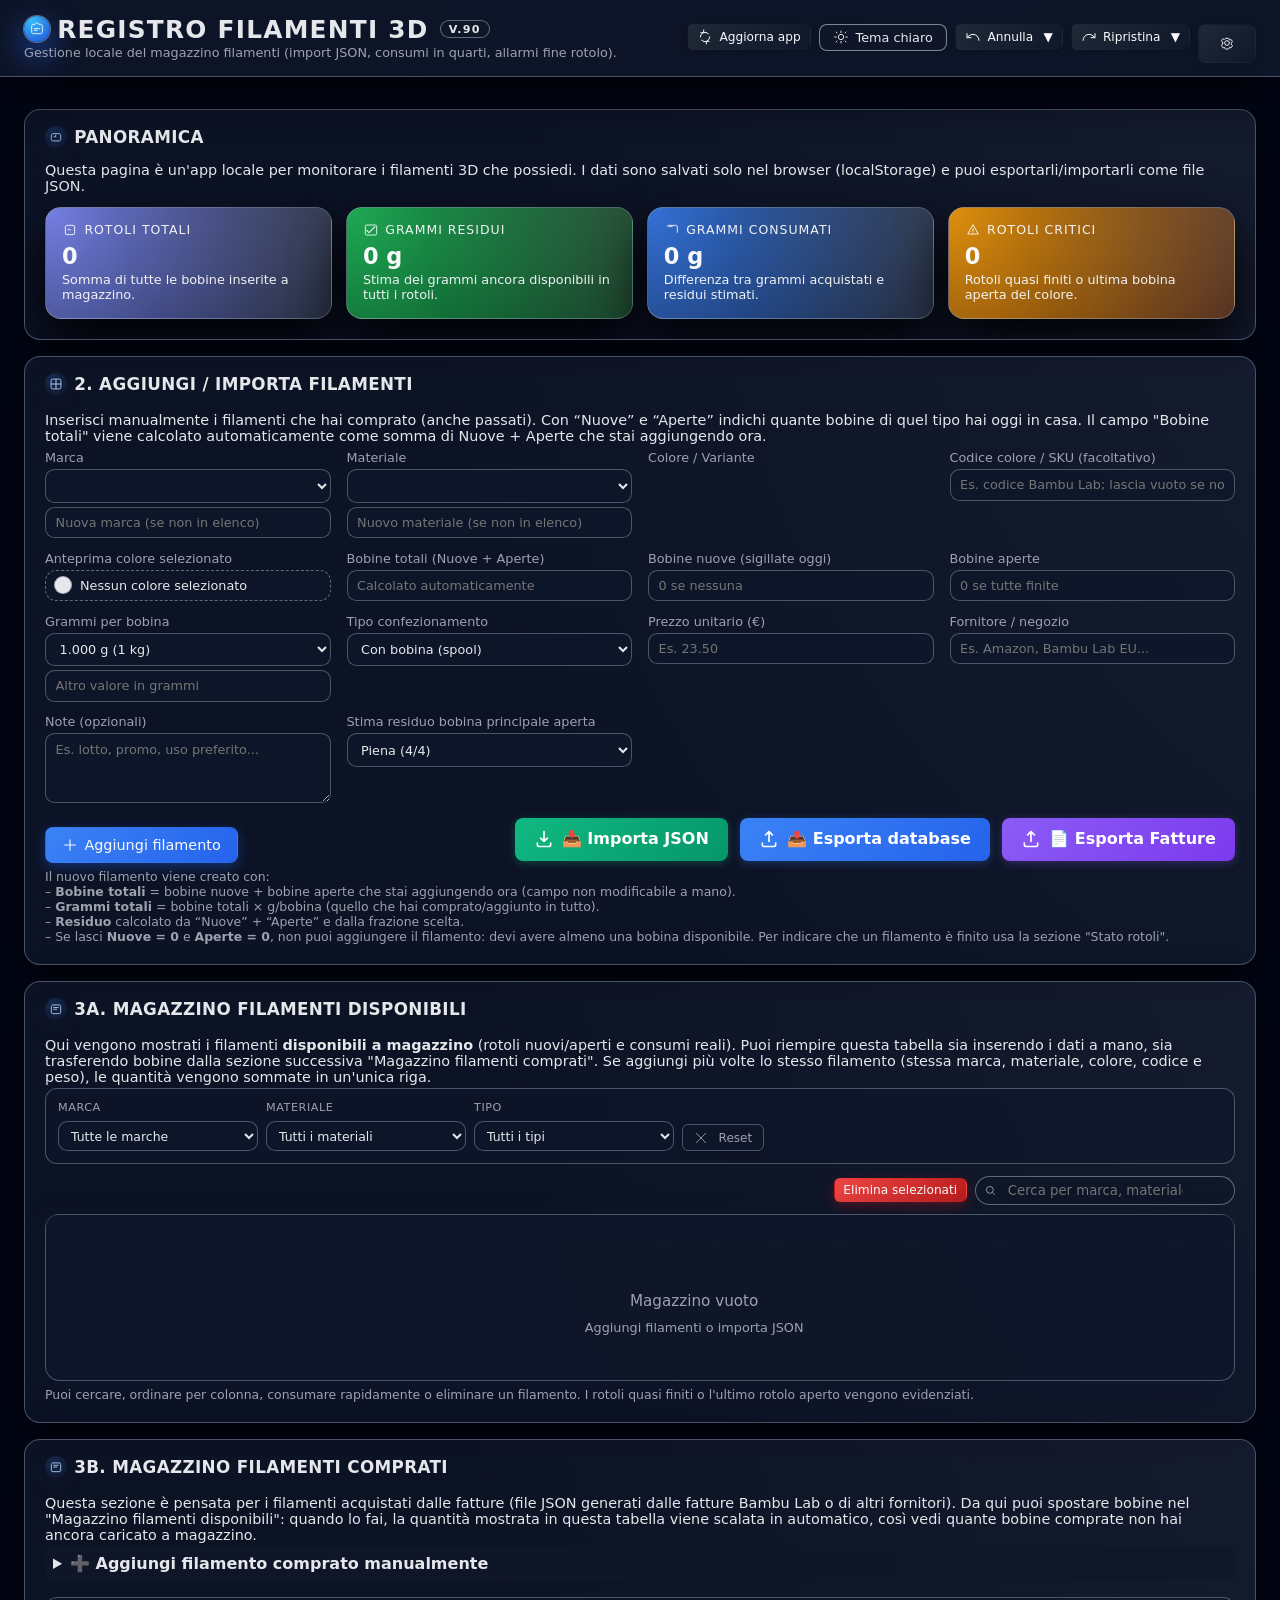
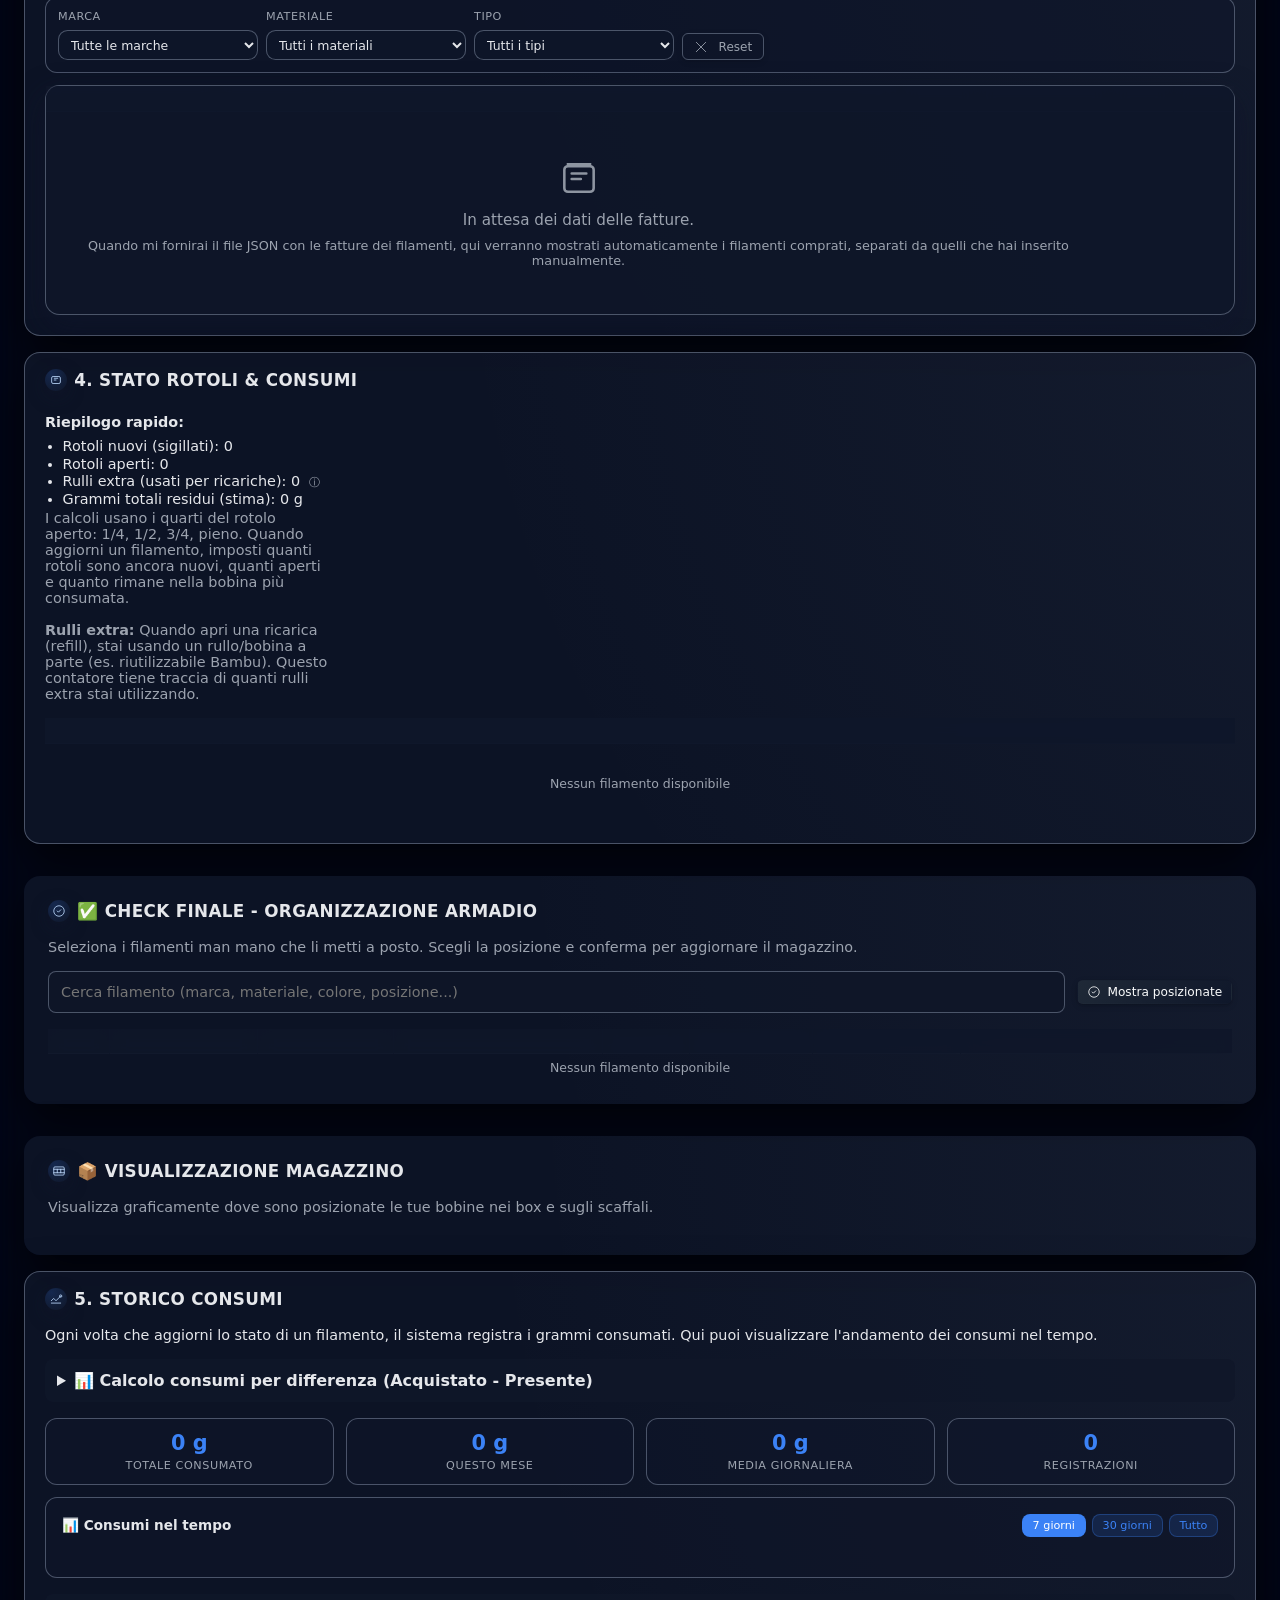
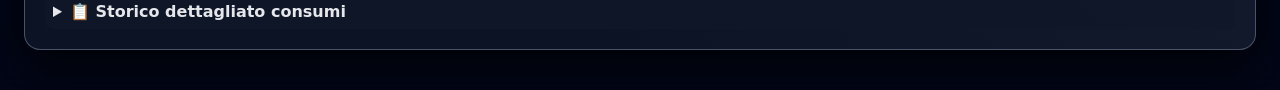
<file: archivio/refactoring_chatgpt/registro_filamenti_V20_separato/index.html>
<!DOCTYPE html>
<html lang="it" data-theme="dark">
<head>
  <meta charset="UTF-8" />
  <title>V.90 - Registro Filamenti 3D - Magazzino locale</title>
  <meta name="viewport" content="width=device-width, initial-scale=1" />

  <link rel="stylesheet" href="styles.css">
</head>
<body>
<header>
  <div class="header-inner">
    <div class="header-title-block">
      <h1>
        <span class="header-logo">
          <svg viewBox="0 0 24 24" fill="none">
            <path
              d="M4 16.5V7.5C4 6.119 5.119 5 6.5 5H9l2-2h2l2 2h2.5C18.881 5 20 6.119 20 7.5v9c0 1.381-1.119 2.5-2.5 2.5h-11C5.119 19 4 17.881 4 16.5Z"
              stroke="currentColor"
              stroke-width="1.4"
            />
            <path
              d="M8 11.5h8M8 14h4"
              stroke="currentColor"
              stroke-width="1.4"
              stroke-linecap="round"
            />
          </svg>
        </span>
        Registro Filamenti 3D
        <span id="appVersionBadge" class="badge" style="margin-left:0.25rem;">V.90</span>
      </h1>
      <p>
        Gestione locale del magazzino filamenti (import JSON, consumi in quarti,
        allarmi fine rotolo).
      </p>
    </div>
    <div class="header-actions">
      <button
        type="button"
        id="refreshAppButton"
        class="btn-secondary btn-xs"
        title="Ricarica i dati salvati nel browser"
      >
        <svg viewBox="0 0 24 24" fill="none">
          <path d="M5 12a7 7 0 0 1 11.95-4.95" stroke="currentColor" stroke-width="1.5" stroke-linecap="round"/>
          <path d="M6 5.5h4V1.5" stroke="currentColor" stroke-width="1.5" stroke-linecap="round" stroke-linejoin="round"/>
          <path d="M19 12a7 7 0 0 1-11.95 4.95" stroke="currentColor" stroke-width="1.5" stroke-linecap="round"/>
          <path d="M18 18.5h-4v4" stroke="currentColor" stroke-width="1.5" stroke-linecap="round" stroke-linejoin="round"/>
        </svg>
        Aggiorna app
      </button>
      <button
        type="button"
        id="themeToggleButton"
        class="theme-toggle-button btn-xs"
      >
        <svg viewBox="0 0 24 24" fill="none">
          <path d="M12 3v2.5M12 18.5V21M5 12H2.5M21.5 12H19M6 6 4.5 4.5M19.5 19.5 18 18M6 18 4.5 19.5M19.5 4.5 18 6" stroke="currentColor" stroke-width="1.4" stroke-linecap="round"/>
          <circle cx="12" cy="12" r="4" stroke="currentColor" stroke-width="1.4"/>
        </svg>
        <span id="themeToggleLabel">Tema chiaro</span>
      </button>
      <div style="position: relative; display: inline-block;">
        <button
          type="button"
          id="undoButton"
          class="btn-secondary btn-xs"
          title="Annulla ultima azione"
          disabled
        >
          <svg viewBox="0 0 24 24" fill="none">
            <path d="M3 7v6h6" stroke="currentColor" stroke-width="1.5" stroke-linecap="round" stroke-linejoin="round"/>
            <path d="M21 17a9 9 0 0 0-9-9 9 9 0 0 0-6 2.3L3 13" stroke="currentColor" stroke-width="1.5" stroke-linecap="round" stroke-linejoin="round"/>
          </svg>
          <span>Annulla</span>
          <span style="margin-left: 0.25rem;">▼</span>
        </button>
        <div id="undoDropdown" class="undo-redo-dropdown" style="display: none;">
          <div class="undo-redo-dropdown-header">Ultime azioni da annullare:</div>
          <div id="undoDropdownList"></div>
        </div>
      </div>
      <div style="position: relative; display: inline-block;">
        <button
          type="button"
          id="redoButton"
          class="btn-secondary btn-xs"
          title="Ripristina azione annullata"
          disabled
        >
          <svg viewBox="0 0 24 24" fill="none">
            <path d="M21 7v6h-6" stroke="currentColor" stroke-width="1.5" stroke-linecap="round" stroke-linejoin="round"/>
            <path d="M3 17a9 9 0 0 1 9-9 9 9 0 0 1 6 2.3L21 13" stroke="currentColor" stroke-width="1.5" stroke-linecap="round" stroke-linejoin="round"/>
          </svg>
          <span>Ripristina</span>
          <span style="margin-left: 0.25rem;">▼</span>
        </button>
        <div id="redoDropdown" class="undo-redo-dropdown" style="display: none;">
          <div class="undo-redo-dropdown-header">Ultime azioni da ripristinare:</div>
          <div id="redoDropdownList"></div>
        </div>
      </div>
      <button
        type="button"
        id="settingsButton"
        class="btn-secondary"
        title="Impostazioni e gestione dati"
        style="padding: 0.65rem 1.25rem; font-size: 0.95rem; font-weight: 600;"
      >
        <svg viewBox="0 0 24 24" fill="none">
          <path
            d="M12 8.5A3.5 3.5 0 1 0 12 15.5 3.5 3.5 0 0 0 12 8.5Z"
            stroke="currentColor"
            stroke-width="1.4"
          />
          <path
            d="M5.5 12a6.5 6.5 0 0 1 .09-1.08l-1.6-1.23a.7.7 0 0 1-.15-.9l1.52-2.64a.7.7 0 0 1 .86-.31l1.9.73A6.5 6.5 0 0 1 9.86 5h4.28c.39 0 .73.26.86.63l.73 1.9 1.9-.73a.7.7 0 0 1 .86.31l1.52 2.64a.7.7 0 0 1-.15.9l-1.6 1.23c.06.36.09.72.09 1.08s-.03.72-.09 1.08l1.6 1.23c.3.23.39.65.15.97l-1.52 2.64a.7.7 0 0 1-.86.31l-1.9-.73-.73 1.9a.9.9 0 0 1-.86.63H9.86a.9.9 0 0 1-.86-.63l-.73-1.9-1.9.73a.7.7 0 0 1-.86-.31L3.99 15.3a.7.7 0 0 1 .15-.9l1.6-1.23A6.5 6.5 0 0 1 5.5 12Z"
            stroke="currentColor"
            stroke-width="1.4"
            stroke-linecap="round"
            stroke-linejoin="round"
          />
        </svg>
      </button>
    </div>
  </div>
</header>

<main>
  <!-- 1. Dashboard -->
  <section id="dashboardSection">
    <h2>
      <span class="section-title-icon">
        <svg viewBox="0 0 24 24" fill="none">
          <path
            d="M4 12.5C4 9.462 4 7.943 4.878 7.071 5.757 6.2 7.171 6.2 10 6.2h4c2.829 0 4.243 0 5.122.871C20 7.943 20 9.462 20 12.5s0 4.557-.878 5.429C18.243 18.8 16.829 18.8 14 18.8h-4c-2.829 0-4.243 0-5.122-.871C4 17.057 4 15.538 4 12.5Z"
            stroke="currentColor"
            stroke-width="1.4"
          />
          <path
            d="M9 11.5h2.5V9"
            stroke="currentColor"
            stroke-width="1.4"
            stroke-linecap="round"
          />
        </svg>
      </span>
      Panoramica
    </h2>
    <p style="font-size: 0.9rem; margin: 0">
      Questa pagina è un'app locale per monitorare i filamenti 3D che possiedi.
      I dati sono salvati solo nel browser (localStorage) e puoi
      esportarli/importarli come file JSON.
    </p>

    <div class="summary-cards">
      <div class="summary-card info">
        <div class="summary-card-inner">
          <div class="summary-card-label">
            <svg viewBox="0 0 24 24" fill="none">
              <path
                d="M5 7.5C5 6.119 6.12 5 7.5 5h9A2.5 2.5 0 0 1 19 7.5v9A2.5 2.5 0 0 1 16.5 19h-9A2.5 2.5 0 0 1 5 16.5v-9Z"
                stroke="currentColor"
                stroke-width="1.4"
              />
              <path
                d="M9 11.5h3.5"
                stroke="currentColor"
                stroke-width="1.4"
                stroke-linecap="round"
              />
            </svg>
            Rotoli totali
          </div>
          <div class="summary-card-value" id="totalSpoolsValue">0</div>
          <div class="summary-card-sub">
            Somma di tutte le bobine inserite a magazzino.
          </div>
        </div>
      </div>

      <div class="summary-card success">
        <div class="summary-card-inner">
          <div class="summary-card-label">
            <svg viewBox="0 0 24 24" fill="none">
              <path
                d="M5.5 12.5 9 16l9-9"
                stroke="currentColor"
                stroke-width="1.6"
                stroke-linecap="round"
                stroke-linejoin="round"
              />
              <rect
                x="3.5"
                y="4.5"
                width="17"
                height="15"
                rx="2"
                stroke="currentColor"
                stroke-width="1.4"
              />
            </svg>
            Grammi residui
          </div>
          <div class="summary-card-value" id="totalRemainingGramsValue">
            0 g
          </div>
          <div class="summary-card-sub">
            Stima dei grammi ancora disponibili in tutti i rotoli.
          </div>
        </div>
      </div>

      <div class="summary-card">
        <div class="summary-card-inner">
          <div class="summary-card-label">
            <svg viewBox="0 0 24 24" fill="none">
              <path
                d="M5 6.5C5 5.672 5.672 5 6.5 5h11A2.5 2.5 0 0 1 20 7.5v8.5"
                stroke="currentColor"
                stroke-width="1.4"
              />
              <path
                d="M7 6.5h5.5"
                stroke="currentColor"
                stroke-width="1.4"
                stroke-linecap="round"
              />
            </svg>
            Grammi consumati
          </div>
          <div class="summary-card-value" id="totalUsedGramsValue">0 g</div>
          <div class="summary-card-sub">
            Differenza tra grammi acquistati e residui stimati.
          </div>
        </div>
      </div>

      <div class="summary-card warning">
        <div class="summary-card-inner">
          <div class="summary-card-label">
            <svg viewBox="0 0 24 24" fill="none">
              <path
                d="M12 4 4 18h16L12 4Z"
                stroke="currentColor"
                stroke-width="1.4"
                stroke-linejoin="round"
              />
              <path
                d="M12 10v4M12 16.5v.5"
                stroke="currentColor"
                stroke-width="1.6"
                stroke-linecap="round"
              />
            </svg>
            Rotoli critici
          </div>
          <div class="summary-card-value" id="lowStockCountValue">0</div>
          <div class="summary-card-sub">
            Rotoli quasi finiti o ultima bobina aperta del colore.
          </div>
        </div>
      </div>
    </div>
  </section>

  <!-- 2. Aggiungi / importa -->
  <section id="addSection">
    <h2>
      <span class="section-title-icon">
        <svg viewBox="0 0 24 24" fill="none">
          <path
            d="M12 4v16M4 12h16"
            stroke="currentColor"
            stroke-width="1.5"
            stroke-linecap="round"
          />
          <rect
            x="3.5"
            y="3.5"
            width="17"
            height="17"
            rx="3"
            stroke="currentColor"
            stroke-width="1.4"
          />
        </svg>
      </span>
      2. Aggiungi / importa filamenti
    </h2>
    <p>
      Inserisci manualmente i filamenti che hai comprato (anche passati). Con
      “Nuove” e “Aperte” indichi quante bobine di quel tipo hai oggi in casa.
      Il campo "Bobine totali" viene calcolato automaticamente come somma
      di Nuove + Aperte che stai aggiungendo ora.
    </p>

    <div class="grid">
      <label>
        Marca
        <select id="addBrandSelect"></select>
        <input
          type="text"
          id="addBrandCustom"
          placeholder="Nuova marca (se non in elenco)"
        />
      </label>

      <label>
        Materiale
        <select id="addMaterialSelect"></select>
        <input
          type="text"
          id="addMaterialCustom"
          placeholder="Nuovo materiale (se non in elenco)"
        />
      </label>

      <label>
        Colore / Variante
        <div id="addColorDropdownContainer"></div>
        <input
          type="text"
          id="addColorCustom"
          placeholder="Colore o nome variante (se non in elenco)"
          style="display: none;"
        />
      </label>

      <label>
        Codice colore / SKU (facoltativo)
        <input
          type="text"
          id="addColorCodeInput"
          placeholder="Es. codice Bambu Lab; lascia vuoto se non lo conosci"
        />
      </label>

      <label>
        Anteprima colore selezionato
        <div class="color-preview">
          <div id="addColorPreviewDot" class="color-preview-dot"></div>
          <div class="color-preview-label" id="addColorPreviewLabel">
            Nessun colore selezionato
          </div>
        </div>
      </label>

      <label>
        Bobine totali (Nuove + Aperte)
        <input
          type="number"
          id="addSpoolsTotalInput"
          min="1"
          step="1"
          placeholder="Calcolato automaticamente"
          readonly
        />
      </label>

      <label>
        Bobine nuove (sigillate oggi)
        <input
          type="number"
          id="addSealedSpoolsInput"
          min="0"
          step="1"
          placeholder="0 se nessuna"
        />
      </label>

      <label>
        Bobine aperte
        <input
          type="number"
          id="addOpenSpoolsInput"
          min="0"
          step="1"
          placeholder="0 se tutte finite"
        />
      </label>

      <div id="addSpoolsLocationsContainer" style="display: none; grid-column: 1 / -1;">
        <label style="font-weight: 600; margin-bottom: 0.5rem;">Posizioni bobine</label>
        <div id="addSpoolsLocationsList" style="display: flex; flex-direction: column; gap: 0.5rem; padding: 0.75rem; background: var(--surface-soft); border-radius: 0.5rem;">
          <!-- Le posizioni verranno aggiunte dinamicamente qui -->
        </div>
      </div>

      <label>
        Grammi per bobina
        <select id="addUnitWeightPreset">
          <option value="1000">1.000 g (1 kg)</option>
          <option value="750">750 g</option>
          <option value="500">500 g</option>
          <option value="250">250 g</option>
          <option value="__custom__">Altro formato...</option>
        </select>
        <input
          type="number"
          id="addUnitWeightInput"
          min="1"
          step="1"
          placeholder="Altro valore in grammi"
        />
      </label>

      <label>
        Tipo confezionamento
        <select id="addPackagingType">
          <option value="spool">Con bobina (spool)</option>
          <option value="refill">Ricarica (refill)</option>
        </select>
      </label>

      <label>
        Prezzo unitario (€)
        <input
          type="number"
          id="addPriceInput"
          min="0"
          step="0.01"
          placeholder="Es. 23.50"
        />
      </label>

      <label>
        Fornitore / negozio
        <input
          type="text"
          id="addSupplierInput"
          placeholder="Es. Amazon, Bambu Lab EU..."
        />
      </label>

      <label>
        Note (opzionali)
        <textarea
          id="addNotesInput"
          placeholder="Es. lotto, promo, uso preferito..."
        ></textarea>
      </label>

      <label>
        Stima residuo bobina principale aperta
        <select id="addFractionSelect">
          <option value="1">Piena (4/4)</option>
          <option value="0.75">3/4</option>
          <option value="0.5">Metà (2/4)</option>
          <option value="0.25">1/4</option>
          <option value="0">Finita (0/4)</option>
        </select>
      </label>
    </div>

    <div class="buttons-row" style="display:flex;justify-content:space-between;align-items:center;flex-wrap:wrap;gap:0.75rem;">
      <button type="button" id="addFilamentButton">
        <svg viewBox="0 0 24 24" fill="none">
          <path
            d="M12 4v16M4 12h16"
            stroke="currentColor"
            stroke-width="1.6"
            stroke-linecap="round"
          />
        </svg>
        Aggiungi filamento
      </button>

      <div style="display:flex;gap:0.75rem;align-items:center;">
        <button type="button" class="btn-json-import" id="importJsonButton" style="display:inline-flex; align-items:center; gap:0.5rem; padding: 0.6rem 1.2rem; background: linear-gradient(135deg, #10b981 0%, #059669 100%); color: white; border-radius: 0.5rem; font-weight: 600; font-size: inherit; line-height: 1.5; border: none; box-shadow: 0 2px 8px rgba(16, 185, 129, 0.3); transition: all 0.2s ease; cursor: pointer; margin: 0; vertical-align: middle;" title="Importa database da file JSON">
          <svg viewBox="0 0 24 24" fill="none" style="width:20px;height:20px;flex-shrink:0;">
            <path d="M12 3v12M12 15l-4-4M12 15l4-4" stroke="currentColor" stroke-width="2" stroke-linecap="round" stroke-linejoin="round"/>
            <path d="M4 17v2a2 2 0 002 2h12a2 2 0 002-2v-2" stroke="currentColor" stroke-width="2" stroke-linecap="round"/>
          </svg>
          <span style="white-space: nowrap;">📥 Importa JSON</span>
        </button>
        <input
          type="file"
          id="importJsonInput"
          accept="application/json"
          style="display: none"
        />

        <button type="button" class="btn-json-export" id="exportJsonButton" style="display:inline-flex; align-items:center; gap:0.5rem; padding: 0.6rem 1.2rem; background: linear-gradient(135deg, #3b82f6 0%, #2563eb 100%); color: white; border-radius: 0.5rem; font-weight: 600; font-size: inherit; line-height: 1.5; border: none; box-shadow: 0 2px 8px rgba(59, 130, 246, 0.3); transition: all 0.2s ease; cursor: pointer; margin: 0; vertical-align: middle;" title="Esporta database completo (magazzino + fatture)">
          <svg viewBox="0 0 24 24" fill="none" style="width:20px;height:20px;flex-shrink:0;">
            <path d="M12 15V3M12 3l-4 4M12 3l4 4" stroke="currentColor" stroke-width="2" stroke-linecap="round" stroke-linejoin="round"/>
            <path d="M4 17v2a2 2 0 002 2h12a2 2 0 002-2v-2" stroke="currentColor" stroke-width="2" stroke-linecap="round"/>
          </svg>
          <span style="white-space: nowrap;">📤 Esporta database</span>
        </button>
        <button type="button" class="btn-json-export" id="exportInvoicesButton" style="display:inline-flex; align-items:center; gap:0.5rem; padding: 0.6rem 1.2rem; background: linear-gradient(135deg, #8b5cf6 0%, #7c3aed 100%); color: white; border-radius: 0.5rem; font-weight: 600; font-size: inherit; line-height: 1.5; border: none; box-shadow: 0 2px 8px rgba(139, 92, 246, 0.3); transition: all 0.2s ease; cursor: pointer; margin: 0; vertical-align: middle;" title="Esporta solo le fatture importate (per ri-importazione)">
          <svg viewBox="0 0 24 24" fill="none" style="width:20px;height:20px;flex-shrink:0;">
            <path d="M12 15V3M12 3l-4 4M12 3l4 4" stroke="currentColor" stroke-width="2" stroke-linecap="round" stroke-linejoin="round"/>
            <path d="M4 17v2a2 2 0 002 2h12a2 2 0 002-2v-2" stroke="currentColor" stroke-width="2" stroke-linecap="round"/>
          </svg>
          <span style="white-space: nowrap;">📄 Esporta Fatture</span>
        </button>
      </div>
    </div>

    <div class="hint">
      Il nuovo filamento viene creato con:
      <br />
      – <strong>Bobine totali</strong> = bobine nuove + bobine aperte che stai
      aggiungendo ora (campo non modificabile a mano).<br />
      – <strong>Grammi totali</strong> = bobine totali × g/bobina (quello che
      hai comprato/aggiunto in tutto).<br />
      – <strong>Residuo</strong> calcolato da “Nuove” + “Aperte” e dalla
      frazione scelta.<br />
      – Se lasci <strong>Nuove = 0</strong> e <strong>Aperte = 0</strong>, non
      puoi aggiungere il filamento: devi avere almeno una bobina disponibile.
      Per indicare che un filamento è finito usa la sezione "Stato rotoli".
    </div>
  </section>

  <!-- 3a. Magazzino filamenti disponibili -->
  <section id="stockSection">
    <h2>
      <span class="section-title-icon">
        <svg viewBox="0 0 24 24" fill="none">
          <path d="M5 6.5C5 5.672 5.672 5 6.5 5h11A2.5 2.5 0 0 1 20 7.5v10A2.5 2.5 0 0 1 17.5 20h-11A2.5 2.5 0 0 1 4 17.5v-10Z" stroke="currentColor" stroke-width="1.4"/>
          <path d="M8 9.5h8M8 12.5h5" stroke="currentColor" stroke-width="1.4" stroke-linecap="round"/>
        </svg>
      </span>
      3a. Magazzino filamenti disponibili
    </h2>
    <p>
      Qui vengono mostrati i filamenti <strong>disponibili a magazzino</strong>
      (rotoli nuovi/aperti e consumi reali).
      Puoi riempire questa tabella sia inserendo i dati a mano, sia trasferendo bobine dalla sezione
      successiva "Magazzino filamenti comprati". Se aggiungi più volte lo stesso
      filamento (stessa marca, materiale, colore, codice e peso), le quantità
      vengono sommate in un'unica riga.
    </p>

    <!-- Filtri tabella magazzino disponibile -->
    <div class="filter-bar" id="stockFilterBar">
      <label>
        <div class="filter-label">Marca</div>
        <select id="stockFilterBrand">
          <option value="">Tutte le marche</option>
        </select>
      </label>
      <label>
        <div class="filter-label">Materiale</div>
        <select id="stockFilterMaterial">
          <option value="">Tutti i materiali</option>
        </select>
      </label>
      <label>
        <div class="filter-label">Tipo</div>
        <select id="stockFilterPackaging">
          <option value="">Tutti i tipi</option>
          <option value="spool">Bobina</option>
          <option value="refill">Ricarica</option>
        </select>
      </label>
      <button type="button" class="btn-reset-filters" id="resetStockFilters" title="Resetta tutti i filtri">
        <svg viewBox="0 0 24 24" fill="none" style="width:14px;height:14px;margin-right:0.25rem;">
          <path d="M4 4l16 16M20 4L4 20" stroke="currentColor" stroke-width="1.5" stroke-linecap="round"/>
        </svg>
        Reset
      </button>
    </div>

    <div class="table-toolbar">
      <button
        type="button"
        class="btn-xs btn-danger"
        id="deleteSelectedButton"
        title="Elimina i filamenti selezionati"
      >
        Elimina selezionati
      </button>
      <div class="search-input-wrapper">
        <span class="search-icon">
          <svg viewBox="0 0 24 24" fill="none">
            <circle
              cx="11"
              cy="11"
              r="5.5"
              stroke="currentColor"
              stroke-width="1.4"
            />
            <path
              d="m15.5 15.5 3 3"
              stroke="currentColor"
              stroke-width="1.4"
              stroke-linecap="round"
            />
          </svg>
        </span>
        <div style="position: relative; flex: 1;">
          <input
            type="text"
            id="stockSearchInput"
            placeholder="Cerca per marca, materiale, colore..."
            style="padding-right: 2.5rem;"
          />
          <button
            type="button"
            id="stockSearchClear"
            class="search-clear-btn"
            style="display: none;"
            title="Cancella ricerca"
          >
            <svg viewBox="0 0 24 24" fill="none" style="width: 16px; height: 16px;">
              <path d="M18 6L6 18M6 6l12 12" stroke="currentColor" stroke-width="2" stroke-linecap="round" stroke-linejoin="round"/>
            </svg>
          </button>
        </div>
      </div>
    </div>

    <div class="table-wrapper">
      <table id="filamentTable">
        <thead>
          <tr>
            <th class="select-column" style="width: 32px; min-width: 32px;">
              <input
                type="checkbox"
                id="selectAllFilaments"
                title="Seleziona o deseleziona tutti i filamenti visibili"
              />
            </th>
            <th data-sort-field="brand" class="sortable resizable" style="width: 115px; min-width: 95px;">Marca</th>
            <th data-sort-field="material" class="sortable resizable" style="width: 105px; min-width: 90px;">Materiale</th>
            <th data-sort-field="variant" class="sortable resizable" style="width: 165px; min-width: 140px;">Variante / colore</th>
            <th data-sort-field="color_code" class="sortable resizable" style="width: 105px; min-width: 90px;">Codice colore</th>
            <th data-sort-field="packaging_type" class="sortable resizable" style="width: 80px; min-width: 70px;">Tipo</th>
            <th data-sort-field="spools_total" class="sortable resizable" style="width: 60px; min-width: 55px;">Bobine</th>
            <th data-sort-field="sealed_spools" class="sortable resizable" style="width: 60px; min-width: 55px;">Nuove</th>
            <th data-sort-field="open_spools" class="sortable resizable" style="width: 60px; min-width: 55px;">Aperte</th>
            <th data-sort-field="unit_weight_g" class="sortable resizable" style="width: 70px; min-width: 65px;">g/bob.</th>
            <th data-sort-field="total_weight_g" class="sortable resizable" style="width: 80px; min-width: 75px;">g tot.</th>
            <th data-sort-field="remaining_weight_g" class="sortable resizable" style="width: 85px; min-width: 80px;">g residui</th>
            <th data-sort-field="remaining_weight_g" class="sortable resizable" style="width: 200px; min-width: 180px;">Barra residuo</th>
            <th data-sort-field="unit_price" class="sortable resizable" style="width: 75px; min-width: 70px;">€/bob.</th>
            <th data-sort-field="location" class="sortable resizable" style="width: 115px; min-width: 95px;">Posizione</th>
            <th>Azioni</th>
          </tr>
        </thead>
        <tbody id="filamentTableBody"></tbody>
      </table>
    </div>
    <div class="hint">
      Puoi cercare, ordinare per colonna, consumare rapidamente o eliminare un
      filamento. I rotoli quasi finiti o l'ultimo rotolo aperto vengono
      evidenziati.
    </div>
  </section>

  <!-- 3b. Magazzino filamenti comprati -->
  <section id="purchasedSection">
    <h2>
      <span class="section-title-icon">
        <svg viewBox="0 0 24 24" fill="none">
          <path d="M5 6.5C5 5.672 5.672 5 6.5 5h11A2.5 2.5 0 0 1 20 7.5v10A2.5 2.5 0 0 1 17.5 20h-11A2.5 2.5 0 0 1 4 17.5v-10Z" stroke="currentColor" stroke-width="1.4"/>
          <path d="M8 9h8M8 12h5" stroke="currentColor" stroke-width="1.4" stroke-linecap="round"/>
        </svg>
      </span>
      3b. Magazzino filamenti comprati
    </h2>
    <p>
      Questa sezione è pensata per i filamenti acquistati dalle fatture
      (file JSON generati dalle fatture Bambu Lab o di altri fornitori).
      Da qui puoi spostare bobine nel "Magazzino filamenti disponibili":
      quando lo fai, la quantità mostrata in questa tabella viene scalata
      in automatico, così vedi quante bobine comprate non hai ancora caricato
      a magazzino.
    </p>

    <!-- Form per aggiungere manualmente un filamento comprato -->
    <details class="add-purchased-details" style="margin-bottom: 1rem;">
      <summary style="cursor: pointer; padding: 0.5rem; background: var(--surface); border-radius: 0.5rem; font-weight: 600;">
        ➕ Aggiungi filamento comprato manualmente
      </summary>
      <div class="grid" style="margin-top: 0.75rem; padding: 0.75rem; background: var(--surface-soft); border-radius: 0.5rem;">
        <label>
          Data ordine
          <input type="date" id="addPurchasedDate" />
        </label>
        <label>
          Marca
          <select id="addPurchasedBrand">
            <option value="">Seleziona...</option>
            <option value="Bambu Lab">Bambu Lab</option>
            <option value="__custom__">Altra marca...</option>
          </select>
          <input type="text" id="addPurchasedBrandCustom" placeholder="Nome marca" style="margin-top: 0.25rem; display: none;" />
        </label>
        <label>
          Materiale
          <input type="text" id="addPurchasedMaterial" placeholder="Es. PLA Basic, PETG HF..." />
        </label>
        <label>
          Colore / variante
          <input type="text" id="addPurchasedVariant" placeholder="Es. Nero (10101)" />
        </label>
        <label>
          Codice colore
          <input type="text" id="addPurchasedColorCode" placeholder="Es. 10101" />
        </label>
        <label>
          Tipo confezionamento
          <select id="addPurchasedPackaging">
            <option value="spool">Con bobina (spool)</option>
            <option value="refill">Ricarica (refill)</option>
          </select>
        </label>
        <label>
          Quantità bobine
          <input type="number" id="addPurchasedQty" min="1" step="1" value="1" />
        </label>
        <label>
          Grammi per bobina
          <input type="number" id="addPurchasedWeight" min="1" step="1" value="1000" />
        </label>
        <label>
          Prezzo unitario (€)
          <input type="number" id="addPurchasedPrice" min="0" step="0.01" placeholder="Es. 23.50" />
        </label>
        <div style="display: flex; align-items: flex-end;">
          <button type="button" id="addPurchasedButton" class="btn-secondary" style="width: 100%;">
            Aggiungi a comprati
          </button>
        </div>
      </div>
    </details>

    <!-- Filtri tabella filamenti comprati -->
    <div class="filter-bar" id="purchasedFilterBar">
      <label>
        <div class="filter-label">Marca</div>
        <select id="purchasedFilterBrand">
          <option value="">Tutte le marche</option>
        </select>
      </label>
      <label>
        <div class="filter-label">Materiale</div>
        <select id="purchasedFilterMaterial">
          <option value="">Tutti i materiali</option>
        </select>
      </label>
      <label>
        <div class="filter-label">Tipo</div>
        <select id="purchasedFilterPackaging">
          <option value="">Tutti i tipi</option>
          <option value="spool">Bobina</option>
          <option value="refill">Ricarica</option>
        </select>
      </label>
      <button type="button" class="btn-reset-filters" id="resetPurchasedFilters" title="Resetta tutti i filtri">
        <svg viewBox="0 0 24 24" fill="none" style="width:14px;height:14px;margin-right:0.25rem;">
          <path d="M4 4l16 16M20 4L4 20" stroke="currentColor" stroke-width="1.5" stroke-linecap="round"/>
        </svg>
        Reset
      </button>
    </div>

    <div class="table-wrapper">
      <table id="purchasedTable">
        <thead>
          <tr>
            <th data-sort-field="order_date" class="sortable">Data ordine</th>
            <th data-sort-field="brand" class="sortable">Marca</th>
            <th data-sort-field="material" class="sortable">Materiale</th>
            <th data-sort-field="variant" class="sortable">Colore / variante</th>
            <th data-sort-field="color_code" class="sortable">Codice colore</th>
            <th data-sort-field="packaging_type" class="sortable">Tipo</th>
            <th data-sort-field="quantity_spools" class="sortable">Quantità</th>
            <th data-sort-field="unit_price" class="sortable">€/bob.</th>
            <th>Azioni</th>
          </tr>
        </thead>
        <tbody id="purchasedTableBody">
          <tr>
            <td colspan="7">
              <div class="empty-state">
                <svg viewBox="0 0 24 24" fill="none">
                  <rect
                    x="4"
                    y="5"
                    width="16"
                    height="14"
                    rx="2"
                    stroke="currentColor"
                    stroke-width="1.4"
                  />
                  <path
                    d="M8 9h8M8 12h5"
                    stroke="currentColor"
                    stroke-width="1.4"
                    stroke-linecap="round"
                  />
                  <path
                    d="M6 5V4h12v1"
                    stroke="currentColor"
                    stroke-width="1.4"
                  />
                </svg>
                <div class="empty-state-title">
                  In attesa dei dati delle fatture.
                </div>
                <div class="empty-state-text">
                  Quando mi fornirai il file JSON con le fatture dei
                  filamenti, qui verranno mostrati automaticamente i
                  filamenti comprati, separati da quelli che hai inserito
                  manualmente.
                </div>
              </div>
            </td>
          </tr>
        </tbody>
      </table>
    </div>
  </section>

  <!-- 4. Stato rotoli -->
  <section id="spoolsStateSection">
    <h2>
      <span class="section-title-icon">
        <svg viewBox="0 0 24 24" fill="none">
          <path
            d="M4.5 8.5A2.5 2.5 0 0 1 7 6h10a2.5 2.5 0 0 1 2.5 2.5v7A2.5 2.5 0 0 1 17 18H7a2.5 2.5 0 0 1-2.5-2.5v-7Z"
            stroke="currentColor"
            stroke-width="1.4"
          />
          <path
            d="M9 9h6M9 12h3"
            stroke="currentColor"
            stroke-width="1.4"
            stroke-linecap="round"
          />
        </svg>
      </span>
      4. Stato rotoli & consumi
    </h2>

    <div class="grid">
      <div class="summary">
        <p><strong>Riepilogo rapido:</strong></p>
        <ul>
          <li>
            Rotoli nuovi (sigillati):
            <span id="stockNewSpoolsCount">0</span>
          </li>
          <li>
            Rotoli aperti:
            <span id="stockOpenSpoolsCount">0</span>
          </li>
          <li>
            Rulli extra (usati per ricariche):
            <span id="stockExtraSpoolsCount">0</span>
            <span class="hint" style="font-size:0.7rem;margin-left:0.3rem;" title="Quando apri una ricarica (refill) usi un rullo a parte, non incluso nella confezione">ⓘ</span>
          </li>
          <li>
            Grammi totali residui (stima):
            <span id="stockRemainingGramsTotal">0 g</span>
          </li>
        </ul>
        <p class="hint">
          I calcoli usano i quarti del rotolo aperto: 1/4, 1/2, 3/4, pieno.
          Quando aggiorni un filamento, imposti quanti rotoli sono ancora nuovi,
          quanti aperti e quanto rimane nella bobina più consumata.
          <br><br>
          <strong>Rulli extra:</strong> Quando apri una ricarica (refill), stai usando un rullo/bobina a parte 
          (es. riutilizzabile Bambu). Questo contatore tiene traccia di quanti rulli extra stai utilizzando.
        </p>
      </div>

      <div style="grid-column: 1 / -1;">
        <table class="data-table" style="width: 100%;">
          <thead>
            <tr>
              <th class="sortable" data-sort-field="brand" style="cursor: pointer; width: 120px;">
                Marca
                <span class="sort-indicator"></span>
              </th>
              <th class="sortable" data-sort-field="material" style="cursor: pointer; width: 110px;">
                Materiale
                <span class="sort-indicator"></span>
              </th>
              <th class="sortable" data-sort-field="variant" style="cursor: pointer; width: 170px;">
                Colore
                <span class="sort-indicator"></span>
              </th>
              <th class="sortable" data-sort-field="remaining_weight_g" style="cursor: pointer; width: 100px;">
                Residuo (g)
                <span class="sort-indicator"></span>
              </th>
              <th class="sortable" data-sort-field="spools_total" style="cursor: pointer; width: 70px;">
                Rotoli
                <span class="sort-indicator"></span>
              </th>
              <th class="sortable" data-sort-field="percentage" style="cursor: pointer; width: 230px;">
                Barra residuo
                <span class="sort-indicator"></span>
              </th>
            </tr>
          </thead>
          <tbody id="spoolsStateTableBody">
            <tr>
              <td colspan="6" style="text-align: center; padding: 2rem; color: var(--text-muted);">
                Nessun filamento disponibile
              </td>
            </tr>
          </tbody>
        </table>
      </div>
    </div>
  </section>

  <!-- Check finale per organizzazione armadio -->
  <section id="checkFinaleSection" style="margin-top: 2rem; padding: 1.5rem; background: var(--surface); border-radius: 1rem; border: 2px solid var(--accent);">
    <h2>
      <span class="section-title-icon">
        <svg viewBox="0 0 24 24" fill="none">
          <path d="M9 12l2 2 4-4" stroke="currentColor" stroke-width="1.5" stroke-linecap="round" stroke-linejoin="round"/>
          <path d="M21 12c0 4.97-4.03 9-9 9s-9-4.03-9-9 4.03-9 9-9 9 4.03 9 9z" stroke="currentColor" stroke-width="1.4"/>
        </svg>
      </span>
      ✅ Check finale - Organizzazione armadio
    </h2>
    <p style="margin-bottom: 1rem; color: var(--text-muted);">
      Seleziona i filamenti man mano che li metti a posto. Scegli la posizione e conferma per aggiornare il magazzino.
    </p>
    
    <!-- Campo di ricerca e filtro -->
    <div style="margin-bottom: 1rem; display: flex; gap: 0.75rem; align-items: center;">
      <div style="position: relative; flex: 1;">
        <input
          type="text"
          id="checkFinaleSearch"
          placeholder="Cerca filamento (marca, materiale, colore, posizione...)"
          style="flex: 1; padding: 0.75rem 2.5rem 0.75rem 0.75rem; border-radius: 0.5rem; border: 1px solid var(--border-subtle); background: var(--surface-soft); color: var(--text-main); font-size: 0.9rem; width: 100%; box-sizing: border-box;"
        />
        <button
          type="button"
          id="checkFinaleSearchClear"
          class="search-clear-btn"
          style="display: none;"
          title="Cancella ricerca"
        >
          <svg viewBox="0 0 24 24" fill="none" style="width: 16px; height: 16px;">
            <path d="M18 6L6 18M6 6l12 12" stroke="currentColor" stroke-width="2" stroke-linecap="round" stroke-linejoin="round"/>
          </svg>
        </button>
      </div>
      <button
        type="button"
        id="checkFinaleTogglePlaced"
        class="btn-secondary btn-xs"
        title="Mostra/nascondi bobine già posizionate"
        style="white-space: nowrap;"
      >
        <svg viewBox="0 0 24 24" fill="none" style="width: 14px; height: 14px;">
          <path d="M9 12l2 2 4-4" stroke="currentColor" stroke-width="1.5" stroke-linecap="round" stroke-linejoin="round"/>
          <path d="M21 12c0 4.97-4.03 9-9 9s-9-4.03-9-9 4.03-9 9-9 9 4.03 9 9z" stroke="currentColor" stroke-width="1.4"/>
        </svg>
        <span>Mostra posizionate</span>
      </button>
    </div>
    
    <!-- Tabella -->
    <div class="history-table-wrapper" style="margin-top: 0.5rem; max-height: 70vh; overflow-y: auto;">
      <table class="history-table">
        <thead>
          <tr>
            <th class="sortable" data-sort-field="has_location" style="cursor: pointer; width: 50px;">
              <span class="sort-indicator"></span>
            </th>
            <th class="sortable" data-sort-field="brand" style="cursor: pointer; width: 120px;">
              Marca
              <span class="sort-indicator"></span>
            </th>
            <th class="sortable" data-sort-field="material" style="cursor: pointer; width: 110px;">
              Materiale
              <span class="sort-indicator"></span>
            </th>
            <th class="sortable" data-sort-field="variant" style="cursor: pointer; width: 170px;">
              Colore
              <span class="sort-indicator"></span>
            </th>
            <th class="sortable" data-sort-field="spools_total" style="cursor: pointer; width: 70px;">
              Bobine
              <span class="sort-indicator"></span>
            </th>
            <th class="sortable" data-sort-field="remaining_weight_g" style="cursor: pointer; width: 100px;">
              Residuo (g)
              <span class="sort-indicator"></span>
            </th>
            <th class="sortable" data-sort-field="location" style="cursor: pointer; width: 120px;">
              Posizione
              <span class="sort-indicator"></span>
            </th>
            <th style="width: 220px;">Azioni</th>
          </tr>
        </thead>
        <tbody id="checkFinaleTableBody">
          <tr>
            <td colspan="8" style="text-align:center;color:var(--text-muted);">Nessun filamento disponibile</td>
          </tr>
        </tbody>
      </table>
    </div>
  </section>

  <!-- Visualizzazione grafica box e scaffali -->
  <section id="storageVisualizationSection" style="margin-top: 2rem; padding: 1.5rem; background: var(--surface); border-radius: 1rem; border: 2px solid var(--accent);">
    <h2>
      <span class="section-title-icon">
        <svg viewBox="0 0 24 24" fill="none">
          <path d="M3 9h18M3 15h18" stroke="currentColor" stroke-width="1.5" stroke-linecap="round"/>
          <rect x="3" y="5" width="18" height="14" rx="2" stroke="currentColor" stroke-width="1.4"/>
          <path d="M9 9v6M15 9v6" stroke="currentColor" stroke-width="1.5" stroke-linecap="round"/>
        </svg>
      </span>
      📦 Visualizzazione Magazzino
    </h2>
    <p style="margin-bottom: 1rem; color: var(--text-muted);">
      Visualizza graficamente dove sono posizionate le tue bobine nei box e sugli scaffali.
    </p>
    
    <div id="storageVisualizationContainer" style="display: grid; grid-template-columns: repeat(auto-fit, minmax(140px, 1fr)); gap: 0.75rem; margin-top: 1rem;">
      <!-- I contenitori verranno aggiunti dinamicamente qui -->
    </div>
  </section>

  <!-- 5. Storico e Grafici Consumi -->
  <section id="consumptionChartSection">
    <h2>
      <span class="section-title-icon">
        <svg viewBox="0 0 24 24" fill="none">
          <path d="M4 19h16M4 15l4-4 4 4 8-8" stroke="currentColor" stroke-width="1.4" stroke-linecap="round" stroke-linejoin="round"/>
          <circle cx="20" cy="7" r="2" stroke="currentColor" stroke-width="1.4"/>
        </svg>
      </span>
      5. Storico Consumi
    </h2>
    <p>
      Ogni volta che aggiorni lo stato di un filamento, il sistema registra i grammi consumati.
      Qui puoi visualizzare l'andamento dei consumi nel tempo.
    </p>

    <!-- Calcolo consumi per differenza (Acquistato - Presente) -->
    <details style="margin-top: 1rem; margin-bottom: 1rem;">
      <summary style="cursor: pointer; padding: 0.75rem; background: var(--surface); border-radius: 0.5rem; font-weight: 600;">
        📊 Calcolo consumi per differenza (Acquistato - Presente)
      </summary>
      <div style="margin-top: 1rem;">
        <p class="hint" style="margin-bottom: 0.75rem;">
          Questo calcolo confronta il materiale acquistato (da fatture/ordini) con quello presente in magazzino.
          La differenza rappresenta il materiale consumato.
        </p>
        <div id="consumptionByDifferenceContainer" style="margin-top: 0.5rem;">
          <div class="empty-state">
            <div class="empty-state-text">Calcolo in corso...</div>
          </div>
        </div>
      </div>
    </details>

    <!-- Statistiche rapide -->
    <div class="consumption-stats" id="consumptionStats">
      <div class="consumption-stat-card">
        <div class="consumption-stat-value" id="statTotalConsumed">0 g</div>
        <div class="consumption-stat-label">Totale consumato</div>
      </div>
      <div class="consumption-stat-card">
        <div class="consumption-stat-value" id="statThisMonth">0 g</div>
        <div class="consumption-stat-label">Questo mese</div>
      </div>
      <div class="consumption-stat-card">
        <div class="consumption-stat-value" id="statAvgPerDay">0 g</div>
        <div class="consumption-stat-label">Media giornaliera</div>
      </div>
      <div class="consumption-stat-card">
        <div class="consumption-stat-value" id="statEntries">0</div>
        <div class="consumption-stat-label">Registrazioni</div>
      </div>
    </div>

    <!-- Grafico consumi -->
    <div class="chart-container">
      <div class="chart-header">
        <div class="chart-title">📊 Consumi nel tempo</div>
        <div class="chart-controls">
          <button type="button" id="chartView7d" class="active">7 giorni</button>
          <button type="button" id="chartView30d">30 giorni</button>
          <button type="button" id="chartViewAll">Tutto</button>
        </div>
      </div>
      <div class="chart-svg-wrapper">
        <div id="consumptionChartContainer"></div>
      </div>
      <div class="chart-legend" id="chartLegend"></div>
    </div>

    <!-- Storico dettagliato -->
    <details style="margin-top: 1rem;">
      <summary style="cursor: pointer; padding: 0.5rem; background: var(--surface); border-radius: 0.5rem; font-weight: 600;">
        📋 Storico dettagliato consumi
      </summary>
      <div class="history-table-wrapper" style="margin-top: 0.5rem;">
        <table class="history-table">
          <thead>
            <tr>
              <th>Data/Ora</th>
              <th>Filamento (Marca - Materiale - Colore)</th>
              <th>g consumati</th>
              <th>Azione</th>
            </tr>
          </thead>
          <tbody id="consumptionHistoryBody">
            <tr><td colspan="4" style="text-align:center;color:var(--text-muted);">Nessun consumo registrato</td></tr>
          </tbody>
        </table>
      </div>
      <div class="buttons-row" style="margin-top: 0.5rem;">
        <button type="button" class="btn-xs btn-danger" id="clearConsumptionHistory">
          Cancella storico consumi
        </button>
      </div>
    </details>
  </section>
</main>

<!-- Modal consumo -->
<div id="modalOverlay" class="modal-overlay"></div>
<div id="consumptionModal" class="modal">
  <div class="modal-dialog">
    <div class="modal-header">
      <div class="modal-title">
        <svg viewBox="0 0 24 24" fill="none">
          <path
            d="M5.5 6.5A1.5 1.5 0 0 1 7 5h10a1.5 1.5 0 0 1 1.5 1.5v11A1.5 1.5 0 0 1 17 19H7a1.5 1.5 0 0 1-1.5-1.5v-11Z"
            stroke="currentColor"
            stroke-width="1.4"
          />
          <path
            d="M9 9h4.5M9 12h3"
            stroke="currentColor"
            stroke-width="1.4"
            stroke-linecap="round"
          />
        </svg>
        Aggiorna stato rotolo
      </div>
      <button
        type="button"
        class="modal-close-btn btn-outline btn-xs"
        id="modalCloseButton"
      >
        ✕
      </button>
    </div>

    <p id="consumptionInfo" style="font-size: 0.85rem; margin-bottom: 0.4rem">
      –
    </p>

    <div class="grid">
      <label>
        Bobine totali (fisse)
        <input
          type="number"
          id="consumptionSpoolsTotal"
          readonly
          style="opacity: 0.8"
        />
      </label>

      <label>
        Bobine nuove (sigillate)
        <input
          type="number"
          id="consumptionSealedInput"
          min="0"
          step="1"
        />
      </label>

      <label>
        Bobine aperte
        <input
          type="number"
          id="consumptionOpenInput"
          min="0"
          step="1"
        />
      </label>

      <label>
        Quanta plastica resta sulla bobina più consumata?
        <select id="consumptionFractionSelect">
          <option value="1">Piena (4/4)</option>
          <option value="0.75">3/4</option>
          <option value="0.5">Metà (2/4)</option>
          <option value="0.25">1/4</option>
          <option value="0">Finita (0/4)</option>
        </select>
      </label>
    </div>

    <!-- Sezione per scegliere quale bobina eliminare -->
    <div id="spoolDeletionSection" style="margin-top: 1rem; padding: 0.75rem; background: var(--surface-soft); border-radius: 0.5rem; display: none;">
      <h4 style="margin: 0 0 0.75rem 0; font-size: 0.9rem; color: var(--text-main);">Seleziona quale bobina eliminare:</h4>
      <div id="spoolDeletionList" style="display: flex; flex-direction: column; gap: 0.5rem;">
        <!-- Le bobine verranno aggiunte dinamicamente qui -->
      </div>
    </div>

    <div class="hint">
      Se hai più bobine aperte, indica qui quella più consumata. Le altre
      vengono considerate piene. Se riduci il numero di bobine, seleziona quale eliminare.
    </div>

    <div class="modal-footer">
      <button type="button" class="btn-secondary" id="modalCancelButton">
        Annulla
      </button>
      <button type="button" id="modalConfirmButton">
        Conferma aggiornamento
      </button>
    </div>

    <input type="hidden" id="consumptionFilamentId" />
  </div>
</div>

<!-- Modal per eliminare bobine -->
<div id="deleteSpoolsModal" class="modal">
  <div class="modal-dialog" style="max-width: 600px;">
    <div class="modal-header">
      <div class="modal-title">
        <svg viewBox="0 0 24 24" fill="none" style="width: 20px; height: 20px;">
          <path d="M6.5 7.5h11" stroke="currentColor" stroke-width="1.5" stroke-linecap="round"/>
          <path d="M9 7.5V6a1 1 0 0 1 1-1h4a1 1 0 0 1 1 1v1.5" stroke="currentColor" stroke-width="1.5" stroke-linecap="round"/>
          <path d="M9.5 11v5M14.5 11v5" stroke="currentColor" stroke-width="1.5" stroke-linecap="round"/>
          <rect x="7.5" y="7.5" width="9" height="11" rx="1.5" stroke="currentColor" stroke-width="1.4"/>
        </svg>
        <span>Elimina bobine</span>
      </div>
      <button type="button" class="modal-close" onclick="closeModalCentered('deleteSpoolsModal')">×</button>
    </div>
    <div class="modal-body">
      <p id="deleteSpoolsModalDescription" style="margin-bottom: 1rem; color: var(--text-main);"></p>
      
      <label style="display: block; margin-bottom: 0.5rem; font-weight: 600; color: var(--text-main);">
        Quante bobine vuoi eliminare?
      </label>
      <input 
        type="number" 
        id="deleteSpoolsCount" 
        min="1" 
        value="1" 
        style="width: 100%; padding: 0.5rem; border-radius: 0.5rem; border: 1px solid var(--border-subtle); background: var(--surface-soft); color: var(--text-main); margin-bottom: 1rem;"
      />
      
      <div id="deleteSpoolsSelectionSection" style="margin-top: 1rem; padding: 0.75rem; background: var(--surface-soft); border-radius: 0.5rem; display: none;">
        <h4 style="margin: 0 0 0.75rem 0; font-size: 0.9rem; color: var(--text-main);">Seleziona quali bobine eliminare:</h4>
        <div id="deleteSpoolsSelectionList" style="display: flex; flex-direction: column; gap: 0.5rem;">
          <!-- Le bobine verranno aggiunte dinamicamente qui -->
        </div>
      </div>
      
      <input type="hidden" id="deleteSpoolsFilamentId" />
    </div>
    <div class="modal-footer">
      <button type="button" class="btn-secondary" onclick="closeModalCentered('deleteSpoolsModal')">
        Annulla
      </button>
      <button type="button" id="deleteSpoolsConfirmButton" class="btn-danger">
        Elimina bobine
      </button>
    </div>
  </div>
</div>

<!-- Modal per modificare un filamento esistente -->
<div id="editFilamentModal" class="modal">
  <div class="modal-dialog" style="max-width: 600px;">
    <div class="modal-header">
      <div class="modal-title">
        <svg viewBox="0 0 24 24" fill="none">
          <path d="M16.474 5.408l2.118 2.118M18 12v7a2 2 0 0 1-2 2H6a2 2 0 0 1-2-2V7a2 2 0 0 1 2-2h7" stroke="currentColor" stroke-width="1.4" stroke-linecap="round"/>
          <path d="M13.5 6.5l4 4M8 16l4.879-4.879a.5.5 0 0 1 .707 0l3.293 3.293" stroke="currentColor" stroke-width="1.4" stroke-linecap="round"/>
        </svg>
        Visualizza / Modifica filamento
      </div>
      <button type="button" class="modal-close-btn btn-outline btn-xs" id="editModalCloseButton">✕</button>
    </div>

    <div class="modal-body">
      <p id="editFilamentInfo" style="font-size: 0.85rem; margin-bottom: 0.6rem">–</p>

      <div class="grid">
        <label>
          Colore / variante
          <div id="editColorDropdownContainer"></div>
          <input type="text" id="editColorCustom" placeholder="Oppure inserisci nuovo colore..." style="margin-top: 0.25rem; display: none;" />
        </label>

        <label>
          Anteprima colore
          <div style="display: flex; align-items: center; gap: 0.5rem; padding: 0.5rem; background: var(--surface); border-radius: 0.5rem;">
            <span id="editColorPreviewDot" style="width: 24px; height: 24px; border-radius: 50%; border: 2px solid var(--border-subtle);"></span>
            <span id="editColorPreviewLabel" style="font-size: 0.85rem;">Nessun colore</span>
          </div>
        </label>

        <label>
          Codice colore
          <input type="text" id="editColorCodeInput" placeholder="Es. 10101" />
        </label>

        <label>
          Grammi per bobina
          <input type="number" id="editUnitWeightInput" min="1" step="1" />
        </label>

        <label>
          Tipo confezionamento
          <select id="editPackagingType">
            <option value="spool">Con bobina (spool)</option>
            <option value="refill">Ricarica (refill)</option>
          </select>
        </label>

        <label>
          Prezzo unitario (€)
          <input type="number" id="editPriceInput" min="0" step="0.01" placeholder="Es. 23.50" />
        </label>

        <label>
          Fornitore / negozio
          <input type="text" id="editSupplierInput" placeholder="Es. Amazon, Bambu Lab EU..." />
        </label>

        <label>
          Posizione
          <select id="editLocationInput">
            <!-- Le opzioni verranno aggiunte dinamicamente -->
          </select>
        </label>
      </div>

      <!-- Gestione bobine individuali -->
      <div id="editSpoolsSection" style="margin-top: 1rem; padding: 0.75rem; background: var(--surface); border-radius: 0.5rem;">
        <h4 style="margin: 0 0 0.75rem 0; font-size: 0.9rem;">📦 Stato bobine</h4>
        <div style="display: flex; flex-direction: column; gap: 0.75rem;">
          <label style="margin:0;">
            <span style="font-size: 0.8rem;">Totali</span>
            <input type="number" id="editSpoolsTotal" min="0" step="1" readonly style="background: var(--surface-soft); cursor: not-allowed; width: 100%;" />
          </label>
          <label style="margin:0;">
            <span style="font-size: 0.8rem;">Sigillate</span>
            <input type="number" id="editSpoolsSealed" min="0" step="1" style="width: 100%;" />
          </label>
          <label style="margin:0;">
            <span style="font-size: 0.8rem;">Aperte</span>
            <input type="number" id="editSpoolsOpen" min="0" step="1" style="width: 100%;" />
          </label>
        </div>
        
        <!-- Lista bobine sigillate individuali -->
        <div id="editSealedSpoolsList" style="margin-top: 0.75rem; display: none;">
          <h5 style="margin: 0 0 0.5rem 0; font-size: 0.85rem; color: var(--text-muted);">Posizione per ogni bobina sigillata:</h5>
          <div id="editSealedSpoolsListContainer" style="display: flex; flex-direction: column; gap: 0.5rem;">
            <!-- Le bobine verranno aggiunte dinamicamente qui -->
          </div>
        </div>
        
        <!-- Lista bobine aperte individuali -->
        <div id="editOpenSpoolsList" style="margin-top: 0.75rem; display: none;">
          <h5 style="margin: 0 0 0.5rem 0; font-size: 0.85rem; color: var(--text-muted);">Frazione rimanente e posizione per ogni bobina aperta:</h5>
          <div id="editOpenSpoolsListContainer" style="display: flex; flex-direction: column; gap: 0.5rem;">
            <!-- Le bobine verranno aggiunte dinamicamente qui -->
          </div>
        </div>
        <p style="font-size: 0.75rem; color: var(--text-muted); margin: 0.5rem 0 0 0;">
          Grammi residui stimati: <strong id="editRemainingGrams">–</strong>
        </p>
      </div>

      <!-- Campo Note -->
      <div style="margin-top: 1.5rem; padding-top: 1.5rem; border-top: 1px solid var(--border-subtle);">
        <label>
          Note
          <textarea 
            id="editNotesInput" 
            placeholder="Aggiungi note personali su questo filamento..."
            rows="4"
            style="width: 100%; padding: 0.75rem; border-radius: 0.5rem; border: 1px solid var(--border-subtle); background: var(--surface-soft); color: var(--text-main); font-family: inherit; font-size: 0.9rem; resize: vertical; min-height: 80px;"
          ></textarea>
        </label>
      </div>
    </div>

    <div class="modal-footer">
      <button type="button" class="btn-secondary" id="editModalCancelButton">Annulla</button>
      <button type="button" id="editModalConfirmButton">Salva modifiche</button>
    </div>

    <input type="hidden" id="editFilamentId" />
  </div>
</div>

<!-- Modal Aggiungi al magazzino -->
<div id="addToStockModal" class="modal">
  <div class="modal-dialog" style="max-width: 600px;">
    <div class="modal-header">
      <div class="modal-title">
        <svg viewBox="0 0 24 24" fill="none">
          <path d="M12 5v14M5 12h14" stroke="currentColor" stroke-width="1.4" stroke-linecap="round"/>
        </svg>
        Aggiungi al magazzino
      </div>
      <button type="button" class="modal-close-btn btn-outline btn-xs" id="addToStockModalCloseButton">✕</button>
    </div>

    <div class="modal-body">
      <p id="addToStockInfo" style="font-size: 0.85rem; margin-bottom: 0.6rem">–</p>

      <div class="grid">
        <label>
          Quantità bobine da aggiungere
          <input type="number" id="addToStockQty" min="1" step="1" value="1" />
        </label>

        <label>
          Bobine sigillate
          <input type="number" id="addToStockSealed" min="0" step="1" value="1" />
        </label>

        <label>
          Bobine aperte
          <input type="number" id="addToStockOpen" min="0" step="1" value="0" />
        </label>
      </div>

      <!-- Gestione bobine aperte individuali -->
      <div id="addToStockOpenSpoolsSection" style="margin-top: 1rem; padding: 0.75rem; background: var(--surface); border-radius: 0.5rem; display: none;">
        <h4 style="margin: 0 0 0.75rem 0; font-size: 0.9rem;">📦 Frazione rimanente per ogni bobina aperta:</h4>
        <div id="addToStockOpenSpoolsListContainer" style="display: flex; flex-direction: column; gap: 0.5rem;">
          <!-- Le bobine verranno aggiunte dinamicamente qui -->
        </div>
      </div>

      <div class="grid" style="margin-top: 1rem;">
        <label>
          Prezzo unitario (€)
          <input type="number" id="addToStockPrice" min="0" step="0.01" placeholder="Es. 23.50" />
        </label>

        <label>
          Fornitore / negozio
          <input type="text" id="addToStockSupplier" placeholder="Es. Amazon, Bambu Lab EU..." />
        </label>
      </div>
    </div>

    <div class="modal-footer">
      <button type="button" class="btn-secondary" id="addToStockModalCancelButton">Annulla</button>
      <button type="button" id="addToStockModalConfirmButton">Aggiungi al magazzino</button>
    </div>

    <input type="hidden" id="addToStockPurchasedId" />
  </div>
</div>

<!-- Impostazioni / reset dati -->
<div id="settingsModal" class="modal">
  <div class="modal-dialog">
    <div class="modal-header">
      <div class="modal-title">
        <svg viewBox="0 0 24 24" fill="none">
          <path
            d="M12 8.5A3.5 3.5 0 1 0 12 15.5 3.5 3.5 0 0 0 12 8.5Z"
            stroke="currentColor"
            stroke-width="1.4"
          />
          <path
            d="M5.5 12a6.5 6.5 0 0 1 .09-1.08l-1.6-1.23a.7.7 0 0 1-.15-.9l1.52-2.64a.7.7 0 0 1 .86-.31l1.9.73A6.5 6.5 0 0 1 9.86 5h4.28c.39 0 .73.26.86.63l.73 1.9 1.9-.73a.7.7 0 0 1 .86.31l1.52 2.64a.7.7 0 0 1-.15.9l-1.6 1.23c.06.36.09.72.09 1.08s-.03.72-.09 1.08l1.6 1.23c.3.23.39.65.15.97l-1.52 2.64a.7.7 0 0 1-.86.31l-1.9-.73-.73 1.9a.9.9 0 0 1-.86.63H9.86a.9.9 0 0 1-.86-.63l-.73-1.9-1.9.73a.7.7 0 0 1-.86-.31L3.99 15.3a.7.7 0 0 1 .15-.9l1.6-1.23A6.5 6.5 0 0 1 5.5 12Z"
            stroke="currentColor"
            stroke-width="1.4"
            stroke-linecap="round"
            stroke-linejoin="round"
          />
        </svg>
        Impostazioni & reset dati
      </div>
      <button
        type="button"
        class="modal-close-btn btn-outline btn-xs"
        id="settingsCloseButton"
      >
        ✕
      </button>
    </div>

    <p style="font-size: 0.85rem; margin-bottom: 0.4rem">
      Qui puoi gestire i dati salvati nel browser. Le operazioni sono
      locali e non inviano nulla in rete.
    </p>

    <div class="buttons-row" style="margin-top: 0.5rem">
      <button type="button" class="btn-secondary" id="btnClearPurchasedOnly">
        Cancella magazzino filamenti comprati
      </button>
    </div>

    <div class="buttons-row" style="margin-top: 0.25rem">
      <button type="button" class="btn-secondary" id="btnClearAvailableOnly">
        Cancella magazzino filamenti disponibili
      </button>
    </div>

    <div class="buttons-row" style="margin-top: 0.25rem">
      <button type="button" class="btn-danger" id="btnClearAllData">
        Cancella TUTTI i dati
      </button>
    </div>

    <div class="buttons-row" style="margin-top: 1rem; border-top: 1px solid var(--border-subtle); padding-top: 1rem;">
      <h3 style="margin: 0 0 0.75rem 0; font-size: 0.95rem; font-weight: 600;">Gestione posizioni</h3>
      <p style="font-size: 0.8rem; color: var(--text-muted); margin: 0 0 0.75rem 0;">
        Aggiungi, rimuovi o rinomina le posizioni di stoccaggio (box, scaffali, ecc.)
      </p>
      <div id="locationsListContainer" style="margin-bottom: 0.75rem;">
        <!-- Le posizioni verranno aggiunte dinamicamente qui -->
      </div>
      <div style="display: flex; gap: 0.5rem; align-items: center;">
        <input 
          type="text" 
          id="newLocationInput" 
          placeholder="Nome nuova posizione..." 
          style="flex: 1; padding: 0.5rem; border-radius: 0.5rem; border: 1px solid var(--border-subtle); background: var(--surface-soft);"
        />
        <button type="button" class="btn-secondary btn-xs" id="addLocationButton">
          <svg viewBox="0 0 24 24" fill="none" style="width: 14px; height: 14px;">
            <path d="M12 5v14M5 12h14" stroke="currentColor" stroke-width="1.5" stroke-linecap="round"/>
          </svg>
          <span>Aggiungi</span>
        </button>
      </div>
    </div>

    <div class="buttons-row" style="margin-top: 1rem; border-top: 1px solid var(--border-subtle); padding-top: 1rem;">
      <h3 style="margin: 0 0 0.75rem 0; font-size: 0.95rem; font-weight: 600;">Allarme bobine in esaurimento</h3>
      <p style="font-size: 0.8rem; color: var(--text-muted); margin: 0 0 0.75rem 0;">
        Imposta la percentuale residua sotto la quale ricevere una notifica all'avvio del programma.
      </p>
      <div style="display: flex; gap: 0.5rem; align-items: center; margin-bottom: 0.5rem;">
        <label style="flex: 1; display: flex; flex-direction: column; gap: 0.25rem;">
          <span style="font-size: 0.75rem; color: var(--text-muted);">Soglia allarme (%)</span>
          <input 
            type="number" 
            id="lowStockThresholdInput" 
            min="0" 
            max="100" 
            step="5"
            style="padding: 0.5rem; border-radius: 0.5rem; border: 1px solid var(--border-subtle); background: var(--surface-soft); color: var(--text-main);"
          />
        </label>
        <button type="button" class="btn-secondary btn-xs" id="saveThresholdButton" style="align-self: flex-end; margin-top: 1.25rem;">
          <span>Salva</span>
        </button>
      </div>
      <p style="font-size: 0.75rem; color: var(--text-muted); margin: 0; font-style: italic;">
        Esempio: se imposti 25%, verranno mostrate tutte le bobine con meno del 25% di filamento residuo.
      </p>
    </div>

    <div class="buttons-row" style="margin-top: 1rem; border-top: 1px solid var(--border-subtle); padding-top: 1rem;">
      <h3 style="margin: 0 0 0.75rem 0; font-size: 0.95rem; font-weight: 600;">Cronologia azioni</h3>
      <div id="historyList" style="max-height: 200px; overflow-y: auto; background: var(--surface-soft); border-radius: 0.5rem; border: 1px solid var(--border-subtle);">
        <!-- La cronologia verrà aggiunta dinamicamente -->
      </div>
    </div>

    <div class="buttons-row" style="margin-top: 1rem; border-top: 1px solid var(--border-subtle); padding-top: 1rem;">
      <button type="button" class="btn-secondary" id="btnDebugInfo" style="width: 100%;">
        🔍 Mostra informazioni debug
      </button>
    </div>
    <div id="debugInfoContainer" style="margin-top: 1rem; padding: 1rem; background: var(--surface-soft); border-radius: 0.5rem; display: none;">
      <pre id="debugInfoText" style="margin: 0; font-size: 0.75rem; white-space: pre-wrap; word-wrap: break-word; max-height: 400px; overflow-y: auto;"></pre>
      <button type="button" class="btn-xs btn-secondary" id="btnCopyDebugInfo" style="margin-top: 0.5rem;">
        📋 Copia informazioni
      </button>
    </div>

    <p class="hint" style="margin-top: 0.6rem">
      Attenzione: le cancellazioni non sono reversibili. Prima di svuotare
      tutto puoi esportare un JSON di backup dal pulsante "Esporta JSON".
    </p>

    <div class="modal-footer">
      <button type="button" class="btn-secondary" id="settingsCancelButton">
        Chiudi
      </button>
    </div>
  </div>
</div>

<!-- Modal resoconto bobine in esaurimento -->
<div id="lowStockReportModal" class="modal">
  <div class="modal-dialog" style="max-width: 700px;">
    <div class="modal-header">
      <div class="modal-title">
        <svg viewBox="0 0 24 24" fill="none" style="width: 24px; height: 24px;">
          <path d="M12 9v4M12 17h.01M21 12a9 9 0 1 1-18 0 9 9 0 0 1 18 0z" stroke="currentColor" stroke-width="1.5" stroke-linecap="round"/>
        </svg>
        ⚠️ Resoconto Bobine in Esaurimento
      </div>
      <button type="button" class="modal-close-btn btn-outline btn-xs" id="lowStockReportCloseButton">
        ✕
      </button>
    </div>
    <div class="modal-body">
      <p style="font-size: 0.9rem; margin-bottom: 1rem; color: var(--text-muted);">
        Le seguenti bobine hanno un residuo inferiore alla soglia impostata (<span id="lowStockReportThreshold"></span>%).
      </p>
      <div id="lowStockReportList" style="max-height: 400px; overflow-y: auto;">
        <!-- Le bobine verranno aggiunte dinamicamente qui -->
      </div>
    </div>
    <div class="modal-footer">
      <button type="button" class="btn-secondary" id="lowStockReportCloseBtn">
        Chiudi
      </button>
    </div>
  </div>
</div>

<div id="toastContainer" class="toast-container"></div>

<script type="module" src="./src/main.js"></script>
</body>
</html>
</file>
<file: styles.css>
:root {
      font-family: system-ui, -apple-system, BlinkMacSystemFont, "SF Pro Text",
        "Segoe UI", sans-serif;

      --slate-900: #020617;
      --slate-800: #0f172a;
      --slate-700: #1f2937;
      --slate-600: #4b5563;
      --slate-500: #6b7280;
      --slate-400: #9ca3af;
      --slate-300: #d1d5db;
      --slate-200: #e5e7eb;
      --slate-100: #f3f4f6;
      --slate-50: #f9fafb;

      --primary: #3b82f6;
      --primary-soft: rgba(59, 130, 246, 0.18);
      --success: #22c55e;
      --success-soft: rgba(34, 197, 94, 0.18);
      --danger: #ef4444;
      --danger-soft: rgba(239, 68, 68, 0.18);
      --warning: #f59e0b;
      --warning-soft: rgba(245, 158, 11, 0.18);

      --bg: #111217;
      --surface: #181B1F;
      --surface-soft: #1D2025;
      --surface-strong: #22252B;
      --border-subtle: rgba(204, 204, 220, 0.12);
      --border-strong: rgba(204, 204, 220, 0.25);
      --text-main: #D8D9DA;
      --text-muted: #8E8E8E;
      --shadow-soft: 0 4px 16px rgba(0, 0, 0, 0.35);

      --radius-lg: 0.75rem;
      --radius-md: 0.65rem;
      --radius-sm: 0.5rem;
      --radius-xl: 1rem;
      --transition-fast: 0.15s ease;
      --transition-med: 0.25s ease;

      /* ===== Palette Grafana (dark default) ===== */
      --gf-canvas: #111217;
      --gf-panel: #181B1F;
      --gf-panel-elevated: #22252B;
      --gf-panel-hover: #2C2F36;
      --gf-border: rgba(204, 204, 220, 0.12);
      --gf-text-primary: #D8D9DA;
      --gf-text-secondary: #8E8E8E;
      --gf-green: #73BF69;
      --gf-yellow: #FADE2A;
      --gf-red: #F2495C;
      --gf-blue: #5794F2;
    }

    /* Pulsante X per cancellare ricerca */
    .search-clear-btn {
      position: absolute;
      right: 0.5rem;
      top: 50%;
      transform: translateY(-50%);
      background: transparent;
      border: none;
      color: var(--text-muted);
      cursor: pointer;
      padding: 0.25rem;
      display: flex;
      align-items: center;
      justify-content: center;
      border-radius: 0.25rem;
      transition: all 0.15s ease;
      z-index: 10;
    }
    
    .search-clear-btn:hover {
      color: var(--text-main);
      background: var(--surface-soft);
    }
    
    .search-clear-btn:active {
      transform: translateY(-50%) scale(0.95);
    }

    :root[data-theme="light"] {
      --bg: radial-gradient(circle at top, #e0f2fe 0, #e5e7eb 45%, #f9fafb 100%);
      --surface: rgba(255, 255, 255, 0.78);
      --surface-soft: rgba(255, 255, 255, 0.86);
      --surface-strong: #ffffff;
      --border-subtle: rgba(148, 163, 184, 0.35);
      --border-strong: rgba(148, 163, 184, 0.6);
      --text-main: #0f172a;
      --text-muted: #6b7280;
      --shadow-soft: 0 18px 45px rgba(15, 23, 42, 0.12);

      /* ===== Palette Grafana (light) ===== */
      --gf-canvas: #F4F5F5;
      --gf-panel: #FFFFFF;
      --gf-panel-elevated: #F4F5F5;
      --gf-panel-hover: #E9EDF2;
      --gf-border: rgba(36, 41, 46, 0.12);
      --gf-text-primary: #24292E;
      --gf-text-secondary: #6E7680;
      --gf-green: #3EB15B;
      --gf-yellow: #D9A800;
      --gf-red: #E02F44;
      --gf-blue: #1F62C2;
    }

    * {
      box-sizing: border-box;
    }

    body {
      margin: 0;
      padding: 0;
      min-height: 100vh;
      background: var(--bg);
      color: var(--text-main);
      /* backdrop-filter RIMOSSO: rompe position:fixed dei dropdown! */
      -webkit-font-smoothing: antialiased;
      transition: background var(--transition-med), color var(--transition-med);
    }

    header {
      position: sticky;
      top: 0;
      z-index: 40;
      backdrop-filter: blur(18px);
      -webkit-backdrop-filter: blur(18px);
      background: linear-gradient(
        135deg,
        rgba(15, 23, 42, 0.88),
        rgba(15, 23, 42, 0.92)
      );
      border-bottom: 1px solid var(--border-subtle);
      box-shadow: 0 18px 40px rgba(0, 0, 0, 0.65);
      padding: 0.75rem 1.5rem 0.85rem;
    }

    .header-inner {
      max-width: 1800px;
      margin: 0 auto;
      display: flex;
      align-items: center;
      justify-content: space-between;
      gap: 0.75rem;
    }

    .header-title-block {
      display: flex;
      flex-direction: column;
      gap: 0.1rem;
    }

    header h1 {
      margin: 0;
      font-size: 1.55rem;
      letter-spacing: 0.05em;
      text-transform: uppercase;
      display: inline-flex;
      align-items: center;
      gap: 0.45rem;
    }

    .header-logo {
      width: 26px;
      height: 26px;
      border-radius: 999px;
      background: radial-gradient(circle at 30% 20%, #38bdf8, #1d4ed8);
      display: inline-flex;
      align-items: center;
      justify-content: center;
      box-shadow: 0 0 0 1px rgba(148, 163, 184, 0.6),
        0 12px 30px rgba(37, 99, 235, 0.8);
    }

    .header-logo svg {
      width: 16px;
      height: 16px;
      color: #eff6ff;
    }

    header p {
      margin: 0;
      font-size: 0.8rem;
      color: var(--text-muted);
    }

    .header-actions {
      display: flex;
      flex-wrap: wrap;
      align-items: center;
      gap: 0.5rem;
    }

    main {
      max-width: 1800px;
      margin: 0 auto;
      padding: 1rem 1.5rem 2.5rem;
    }

    section {
      background: var(--surface-soft);
      border-radius: var(--radius-xl);
      padding: 1rem 1.25rem 1.25rem;
      margin-top: 1rem;
      box-shadow: var(--shadow-soft);
      border: 1px solid var(--border-subtle);
      position: relative;
      overflow: hidden;
      transition: background var(--transition-med),
        border-color var(--transition-med), box-shadow var(--transition-med),
        transform var(--transition-med);
    }

    section::before {
      content: "";
      position: absolute;
      inset: -40%;
      background: radial-gradient(
        circle at top right,
        rgba(148, 163, 184, 0.12),
        transparent 55%
      );
      opacity: 0.75;
      pointer-events: none;
    }

    section > * {
      position: relative;
      z-index: 1;
    }

    section:hover {
      transform: translateY(-1px);
      box-shadow: 0 22px 45px rgba(0, 0, 0, 0.65);
    }

    section.section-highlight {
      animation: sectionHighlight 1.6s ease-out;
    }

    @keyframes sectionHighlight {
      0% {
        box-shadow: 0 0 0 0 rgba(56, 189, 248, 0.85);
      }
      100% {
        box-shadow: 0 0 0 12px rgba(56, 189, 248, 0);
      }
    }

    h2 {
      margin-top: 0;
      font-size: 1.05rem;
      display: inline-flex;
      align-items: center;
      gap: 0.45rem;
      letter-spacing: 0.02em;
      text-transform: uppercase;
      font-weight: 600;
      color: var(--text-main);
    }

    .section-title-icon {
      width: 22px;
      height: 22px;
      border-radius: 999px;
      display: inline-flex;
      align-items: center;
      justify-content: center;
      background: radial-gradient(
        circle at 30% 20%,
        rgba(59, 130, 246, 0.2),
        rgba(15, 23, 42, 0.9)
      );
      box-shadow: 0 6px 16px rgba(15, 23, 42, 0.7);
    }

    .section-title-icon svg {
      width: 14px;
      height: 14px;
      color: #bfdbfe;
    }

    p {
      margin: 0.2rem 0;
      font-size: 0.9rem;
      color: var(--text-main);
    }

    .grid {
      display: grid;
      grid-template-columns: repeat(auto-fit, minmax(min(230px, 100%), 1fr));
      gap: 0.8rem 1rem;
      margin-top: 0.4rem;
    }

    label {
      font-size: 0.8rem;
      display: flex;
      flex-direction: column;
      gap: 0.25rem;
      color: var(--text-muted);
    }

    input,
    select,
    textarea,
    button {
      font: inherit;
    }

    input[type="text"],
    input[type="number"],
    input[type="date"],
    input[type="file"],
    textarea,
    select {
      padding: 0.45rem 0.6rem;
      border-radius: 0.6rem;
      border: 1px solid rgba(148, 163, 184, 0.45);
      background: rgba(15, 23, 42, 0.72);
      color: var(--text-main);
      transition: border-color var(--transition-fast),
        box-shadow var(--transition-fast), background var(--transition-fast),
        transform var(--transition-fast);
    }

    :root[data-theme="light"] input[type="text"],
    :root[data-theme="light"] input[type="number"],
    :root[data-theme="light"] input[type="date"],
    :root[data-theme="light"] input[type="file"],
    :root[data-theme="light"] textarea,
    :root[data-theme="light"] select {
      background: rgba(255, 255, 255, 0.9);
    }

    input:focus,
    select:focus,
    textarea:focus {
      outline: none;
      border-color: var(--primary);
      background: rgba(15, 23, 42, 0.9);
      box-shadow: 0 0 0 1px rgba(59, 130, 246, 0.6);
      transform: translateY(-0.5px);
    }

    :root[data-theme="light"] input:focus,
    :root[data-theme="light"] select:focus,
    :root[data-theme="light"] textarea:focus {
      background: #ffffff;
    }

    textarea {
      min-height: 70px;
      resize: vertical;
    }

    button {
      margin-top: 0.75rem;
      padding: 0.55rem 1rem;
      border-radius: 0.5rem;
      border: 1px solid transparent;
      background: linear-gradient(135deg, var(--primary), #2563eb);
      color: #f9fafb;
      cursor: pointer;
      font-weight: 500;
      font-size: 0.9rem;
      display: inline-flex;
      align-items: center;
      gap: 0.4rem;
      box-shadow: 0 4px 12px rgba(37, 99, 235, 0.4),
                  0 2px 4px rgba(0, 0, 0, 0.1);
      transition: all 0.15s cubic-bezier(0.4, 0, 0.2, 1);
      position: relative;
      user-select: none;
    }

    button svg {
      width: 16px;
      height: 16px;
    }

    button:hover {
      transform: translateY(-2px);
      box-shadow: 0 6px 16px rgba(37, 99, 235, 0.5),
                  0 4px 8px rgba(0, 0, 0, 0.15);
    }

    button:active {
      transform: translateY(1px) scale(0.98);
      box-shadow: 0 2px 4px rgba(37, 99, 235, 0.3),
                  0 1px 2px rgba(0, 0, 0, 0.1);
    }

    button:focus {
      outline: 2px solid rgba(59, 130, 246, 0.5);
      outline-offset: 2px;
    }

    .btn-secondary {
      background: linear-gradient(135deg, var(--slate-700), var(--slate-800));
      box-shadow: 0 4px 12px rgba(15, 23, 42, 0.4),
                  0 2px 4px rgba(0, 0, 0, 0.1);
    }

    .btn-secondary:hover {
      transform: translateY(-2px);
      box-shadow: 0 6px 16px rgba(15, 23, 42, 0.5),
                  0 4px 8px rgba(0, 0, 0, 0.15);
    }

    .btn-secondary:active {
      transform: translateY(1px) scale(0.98);
      box-shadow: 0 2px 4px rgba(15, 23, 42, 0.3),
                  0 1px 2px rgba(0, 0, 0, 0.1);
    }

    .btn-xs {
      margin-top: 0;
      font-size: 0.76rem;
      padding: 0.25rem 0.55rem;
      border-radius: 0.375rem;
      box-shadow: 0 2px 6px rgba(0, 0, 0, 0.15),
                  0 1px 2px rgba(0, 0, 0, 0.1);
    }

    .btn-xs:hover {
      transform: translateY(-1px);
      box-shadow: 0 3px 8px rgba(0, 0, 0, 0.2),
                  0 2px 4px rgba(0, 0, 0, 0.12);
    }

    .btn-xs:active {
      transform: translateY(0.5px) scale(0.98);
      box-shadow: 0 1px 3px rgba(0, 0, 0, 0.2),
                  0 1px 1px rgba(0, 0, 0, 0.1);
    }

    .btn-outline {
      background: transparent;
      border-color: rgba(148, 163, 184, 0.8);
      color: var(--text-main);
      box-shadow: 0 2px 6px rgba(0, 0, 0, 0.1),
                  0 1px 2px rgba(0, 0, 0, 0.05);
    }

    .btn-outline:hover {
      background: rgba(148, 163, 184, 0.12);
      transform: translateY(-2px);
      box-shadow: 0 4px 12px rgba(15, 23, 42, 0.3),
                  0 2px 4px rgba(0, 0, 0, 0.1);
    }

    .btn-outline:active {
      transform: translateY(1px) scale(0.98);
      box-shadow: 0 1px 3px rgba(0, 0, 0, 0.2),
                  0 1px 1px rgba(0, 0, 0, 0.1);
    }

    .btn-icon-only {
      display: inline-flex;
      align-items: center;
      justify-content: center;
      padding: 0.5rem;
      min-width: 38px;
      height: 38px;
      border-radius: var(--radius-lg);
      background: rgba(30, 41, 59, 0.7);
      border: 1px solid rgba(148, 163, 184, 0.5);
      color: var(--text-main);
      cursor: pointer;
      transition: all 0.15s cubic-bezier(0.4, 0, 0.2, 1);
      box-shadow: 0 2px 6px rgba(0, 0, 0, 0.1),
                  0 1px 2px rgba(0, 0, 0, 0.05);
    }

    .btn-icon-only:hover {
      background: rgba(59, 130, 246, 0.3);
      border-color: rgba(59, 130, 246, 0.6);
      transform: translateY(-2px);
      box-shadow: 0 4px 12px rgba(59, 130, 246, 0.3),
                  0 2px 4px rgba(0, 0, 0, 0.1);
    }

    .btn-icon-only:active {
      transform: translateY(1px) scale(0.95);
      box-shadow: 0 1px 3px rgba(0, 0, 0, 0.2),
                  0 1px 1px rgba(0, 0, 0, 0.1);
    }

    :root[data-theme="light"] .btn-icon-only {
      background: rgba(241, 245, 249, 0.9);
      border-color: rgba(148, 163, 184, 0.6);
    }

    :root[data-theme="light"] .btn-icon-only:hover {
      background: rgba(59, 130, 246, 0.15);
    }

    /* Pulsanti azione nella tabella filamenti */
    .btn-action {
      margin-top: 0;
      margin-right: 0.3rem;
      margin-bottom: 0.2rem;
      padding: 0.4rem 0.7rem;
      font-size: 0.75rem;
      border-radius: 0.375rem;
      display: inline-flex;
      align-items: center;
      gap: 0.4rem;
      white-space: nowrap;
      min-width: auto;
      height: auto;
      transition: all 0.15s cubic-bezier(0.4, 0, 0.2, 1);
      box-shadow: 0 2px 6px rgba(0, 0, 0, 0.1),
                  0 1px 2px rgba(0, 0, 0, 0.05);
    }

    .btn-action svg {
      flex-shrink: 0;
    }

    .btn-action span {
      font-weight: 500;
    }

    .btn-action.btn-edit {
      background: rgba(59, 130, 246, 0.15);
      border: 1px solid rgba(59, 130, 246, 0.4);
      color: var(--primary);
    }

    .btn-action.btn-edit:hover {
      background: rgba(59, 130, 246, 0.25);
      border-color: rgba(59, 130, 246, 0.6);
      transform: translateY(-1px);
      box-shadow: 0 3px 8px rgba(59, 130, 246, 0.3),
                  0 2px 4px rgba(0, 0, 0, 0.1);
    }

    .btn-action.btn-edit:active {
      transform: translateY(0.5px) scale(0.98);
      box-shadow: 0 1px 3px rgba(59, 130, 246, 0.2),
                  0 1px 1px rgba(0, 0, 0, 0.1);
    }

    .btn-action.btn-consume {
      background: rgba(34, 197, 94, 0.15);
      border: 1px solid rgba(34, 197, 94, 0.4);
      color: var(--success);
    }

    .btn-action.btn-consume:hover {
      background: rgba(34, 197, 94, 0.25);
      border-color: rgba(34, 197, 94, 0.6);
      transform: translateY(-1px);
      box-shadow: 0 3px 8px rgba(34, 197, 94, 0.3),
                  0 2px 4px rgba(0, 0, 0, 0.1);
    }

    .btn-action.btn-consume:active {
      transform: translateY(0.5px) scale(0.98);
      box-shadow: 0 1px 3px rgba(34, 197, 94, 0.2),
                  0 1px 1px rgba(0, 0, 0, 0.1);
    }

    .btn-action.btn-success {
      background: rgba(34, 197, 94, 0.15);
      border: 1px solid rgba(34, 197, 94, 0.4);
      color: var(--success);
    }

    .btn-action.btn-success:hover {
      background: rgba(34, 197, 94, 0.25);
      border-color: rgba(34, 197, 94, 0.6);
      transform: translateY(-1px);
      box-shadow: 0 3px 8px rgba(34, 197, 94, 0.3),
                  0 2px 4px rgba(0, 0, 0, 0.1);
    }

    .btn-action.btn-success:active {
      transform: translateY(0.5px) scale(0.98);
      box-shadow: 0 1px 3px rgba(34, 197, 94, 0.2),
                  0 1px 1px rgba(0, 0, 0, 0.1);
    }

    .btn-action.btn-danger {
      background: rgba(239, 68, 68, 0.15);
      border: 1px solid rgba(239, 68, 68, 0.4);
      color: var(--danger);
    }

    .btn-action.btn-danger:hover {
      background: rgba(239, 68, 68, 0.25);
      border-color: rgba(239, 68, 68, 0.6);
      transform: translateY(-1px);
      box-shadow: 0 3px 8px rgba(239, 68, 68, 0.3),
                  0 2px 4px rgba(0, 0, 0, 0.1);
    }

    .btn-action.btn-danger:active {
      transform: translateY(0.5px) scale(0.98);
      box-shadow: 0 1px 3px rgba(239, 68, 68, 0.2),
                  0 1px 1px rgba(0, 0, 0, 0.1);
    }

    .btn-danger {
      background: linear-gradient(135deg, var(--danger), #b91c1c);
      box-shadow: 0 4px 12px rgba(185, 28, 28, 0.4),
                  0 2px 4px rgba(0, 0, 0, 0.1);
    }

    .btn-danger:hover {
      transform: translateY(-2px);
      box-shadow: 0 6px 16px rgba(185, 28, 28, 0.5),
                  0 4px 8px rgba(0, 0, 0, 0.15);
    }

    .btn-danger:active {
      transform: translateY(1px) scale(0.98);
      box-shadow: 0 2px 4px rgba(185, 28, 28, 0.3),
                  0 1px 2px rgba(0, 0, 0, 0.1);
    }

    .theme-toggle-button {
      margin-top: 0;
      padding: 0.3rem 0.85rem;
      border-radius: 0.5rem;
      background: rgba(15, 23, 42, 0.9);
      border: 1px solid rgba(148, 163, 184, 0.8);
      box-shadow: 0 2px 6px rgba(15, 23, 42, 0.4),
                  0 1px 2px rgba(0, 0, 0, 0.1);
      font-size: 0.8rem;
      color: #f1f5f9;
      transition: all 0.15s cubic-bezier(0.4, 0, 0.2, 1);
    }

    .theme-toggle-button:hover {
      background: rgba(30, 64, 175, 0.9);
      transform: translateY(-2px);
      box-shadow: 0 4px 12px rgba(15, 23, 42, 0.5),
                  0 2px 4px rgba(0, 0, 0, 0.15);
    }

    .theme-toggle-button:active {
      transform: translateY(1px) scale(0.98);
      box-shadow: 0 1px 3px rgba(15, 23, 42, 0.3),
                  0 1px 1px rgba(0, 0, 0, 0.1);
    }

    .theme-toggle-button svg {
      width: 16px;
      height: 16px;
    }

    .buttons-row {
      display: flex;
      flex-wrap: wrap;
      gap: 0.5rem;
      margin-top: 0.75rem;
    }

    .summary-cards {
      display: grid;
      grid-template-columns: repeat(auto-fit, minmax(230px, 1fr));
      gap: 0.85rem;
      margin-top: 0.8rem;
    }

    .summary-card {
      position: relative;
      overflow: hidden;
      border-radius: var(--radius-md);
      padding: 1rem 1rem 1rem 1.15rem;
      color: var(--gf-text-primary);
      background: var(--gf-panel);
      border: 1px solid var(--gf-border);
      border-left: 4px solid var(--gf-blue);
      box-shadow: 0 2px 8px rgba(0, 0, 0, 0.25);
      transition: background var(--transition-fast), transform var(--transition-fast);
    }

    .summary-card:hover {
      background: var(--gf-panel-hover);
      transform: translateY(-2px);
    }

    .summary-card.success { border-left-color: var(--gf-green); }
    .summary-card.warning { border-left-color: var(--gf-yellow); }
    .summary-card.info { border-left-color: var(--gf-blue); }

    .summary-card-inner {
      position: relative;
      z-index: 1;
    }

    .summary-card-label {
      font-size: 0.72rem;
      text-transform: uppercase;
      letter-spacing: 0.08em;
      color: var(--gf-text-secondary);
      display: flex;
      align-items: center;
      gap: 0.4rem;
    }

    .summary-card-label svg {
      width: 16px;
      height: 16px;
    }

    .summary-card-value {
      margin-top: 0.35rem;
      font-size: 2rem;
      font-weight: 700;
      line-height: 1.1;
      color: var(--gf-text-primary);
      font-variant-numeric: tabular-nums;
    }

    .summary-card-sub {
      margin-top: 0.15rem;
      font-size: 0.75rem;
      color: var(--gf-text-secondary);
    }

    .table-wrapper {
      max-height: 280px;
      overflow-x: auto;
      overflow-y: auto;
      border-radius: 0.9rem;
      border: 1px solid var(--border-subtle);
      margin-top: 0.6rem;
      background: rgba(15, 23, 42, 0.95);
      box-shadow: 0 12px 30px rgba(15, 23, 42, 0.8);
      width: 100%;
      max-width: 100%;
      position: relative;
      z-index: 1;
      /* IMPORTANTE: NON aggiungere transform, filter, will-change, contain qui */
    }
    
    /* Se hai th/td sticky, dai loro z-index basso */
    th[style*="sticky"], 
    td[style*="sticky"],
    .sticky-column {
      z-index: 2; /* Più basso del floating layer */
    }
    
    /* Allarga la sezione 3a */
    #stockSection {
      width: 100%;
      max-width: 100%;
    }
    
    #stockSection .table-wrapper {
      width: 100%;
      max-height: 840px;
    }

    :root[data-theme="light"] .table-wrapper {
      background: rgba(255, 255, 255, 0.9);
    }

    table {
      width: 100%;
      border-collapse: collapse;
      font-size: 0.8rem;
      table-layout: auto;
    }

    th,
    td {
      border-bottom: 1px solid rgba(148, 163, 184, 0.35);
      text-align: left;
      padding: 0.35rem 0.4rem;
      vertical-align: top;
      word-wrap: break-word;
      overflow-wrap: anywhere;
    }

    /* Colonne numeriche più compatte */
    th[data-sort-field="spools_total"],
    th[data-sort-field="sealed_spools"],
    th[data-sort-field="open_spools"],
    th[data-sort-field="unit_weight_g"],
    td:nth-child(8),
    td:nth-child(9),
    td:nth-child(10),
    td:nth-child(11) {
      padding: 0.35rem 0.25rem;
      text-align: center;
    }

    /* Colonne ridimensionabili */
    th.resizable {
      position: relative;
      user-select: none;
    }

    th.resizable::after {
      content: "";
      position: absolute;
      right: 0;
      top: 0;
      bottom: 0;
      width: 4px;
      cursor: col-resize;
      background: transparent;
      transition: background 0.2s;
    }

    th.resizable:hover::after {
      background: rgba(59, 130, 246, 0.3);
    }

    th.resizable.resizing::after {
      background: var(--primary);
    }

    th.select-column,
    td.select-column {
      width: 32px;
      text-align: center;
    }

    td.select-column input[type="checkbox"] {
      transform: scale(0.9);
    }

    th {
      position: sticky;
      top: 0;
      z-index: 10;
      background: rgba(15, 23, 42, 0.98);
      backdrop-filter: blur(8px);
      font-weight: 600;
      color: var(--text-muted);
      font-size: 0.7rem;
      text-transform: uppercase;
      letter-spacing: 0.05em;
      white-space: nowrap;
    }
    
    /* Assicura che l'header rimanga fisso anche quando si scrolla la pagina */
    #stockSection thead {
      position: sticky;
      top: 0;
      z-index: 10;
    }
    
    #stockSection thead th {
      position: sticky;
      top: 0;
      z-index: 10;
    }

    td {
      font-size: 0.78rem;
    }

    :root[data-theme="light"] th {
      background: rgba(249, 250, 251, 0.98);
      backdrop-filter: blur(8px);
    }
    
    :root[data-theme="light"] #stockSection thead th {
      background: rgba(249, 250, 251, 0.98);
      backdrop-filter: blur(8px);
    }

    tr:nth-child(even) td {
      background: rgba(15, 23, 42, 0.75);
    }

    :root[data-theme="light"] tr:nth-child(even) td {
      background: rgba(249, 250, 251, 0.9);
    }

    tr:last-child td {
      border-bottom: none;
    }

    th.sortable {
      cursor: pointer;
      user-select: none;
    }

    th.sortable::after {
      content: "";
      margin-left: 0.25rem;
      font-size: 0.7rem;
      opacity: 0.4;
    }

    th.sorted-asc::after {
      content: "▲";
      opacity: 0.9;
    }

    th.sorted-desc::after {
      content: "▼";
      opacity: 0.9;
    }

    .table-toolbar {
      display: flex;
      justify-content: flex-end;
      align-items: center;
      gap: 0.5rem;
      flex-wrap: wrap;
    }

    /* Filter bar styles */
    .filter-bar {
      display: flex;
      flex-wrap: wrap;
      gap: 0.5rem;
      margin-bottom: 0.75rem;
      padding: 0.75rem;
      background: rgba(15, 23, 42, 0.5);
      border-radius: var(--radius-lg);
      border: 1px solid var(--border-subtle);
    }

    :root[data-theme="light"] .filter-bar {
      background: rgba(249, 250, 251, 0.8);
    }

    .filter-bar label {
      flex: 1;
      min-width: 140px;
      max-width: 200px;
      position: relative;
      z-index: 1;
    }
    
    .filter-bar label .multi-select-wrapper.open {
      z-index: 1002;
    }

    .filter-bar select {
      width: 100%;
      padding: 0.35rem 0.5rem;
      font-size: 0.78rem;
    }

    .filter-bar .filter-label {
      font-size: 0.7rem;
      text-transform: uppercase;
      margin-bottom: 0.25rem;
    }

    /* Multi-select dropdown styles */
    .multi-select-dropdown {
      position: relative;
      width: 100%;
    }

    .multi-select-wrapper {
      position: relative;
      width: 100%;
      z-index: 1;
    }
    
    .multi-select-wrapper.open {
      z-index: 1001;
    }

    .multi-select-trigger {
      width: 100%;
      padding: 0.35rem 0.5rem;
      font-size: 0.78rem;
      background: var(--surface);
      border: 1px solid var(--border-subtle);
      border-radius: var(--radius-sm);
      color: var(--text-main);
      cursor: pointer;
      display: flex;
      align-items: center;
      justify-content: space-between;
      transition: all 0.2s;
      text-align: left;
    }

    .multi-select-trigger:hover {
      border-color: var(--accent);
      background: var(--surface-soft);
    }

    .multi-select-trigger::after {
      content: "▼";
      font-size: 0.65rem;
      opacity: 0.6;
      transition: transform 0.2s;
    }

    .multi-select-wrapper.open .multi-select-trigger::after {
      transform: rotate(180deg);
    }

    /* ========== FLOATING LAYER (PORTAL) ========== */
    #floating-layer {
      position: fixed !important;
      inset: 0;
      z-index: 2147483647 !important; /* Max safe integer */
      pointer-events: none;
      isolation: isolate;
      /* NON aggiungere transform, filter, backdrop-filter qui */
    }

    #floating-layer > * {
      pointer-events: auto;
    }

    /* ========== FIX DROPDOWN SOPRA TABELLA ========== */
    /* Quando un dropdown è aperto (classe aggiunta via JS), abbassa z-index tabella */
    body.dropdown-open .table-wrapper {
      z-index: 0 !important;
    }
    
    body.dropdown-open .table-wrapper th,
    body.dropdown-open .table-wrapper thead,
    body.dropdown-open #stockSection .table-wrapper,
    body.dropdown-open #stockSection thead,
    body.dropdown-open #stockSection th {
      z-index: 0 !important;
    }

    /* ========== CLASSE INDIPENDENTE PER MENU ATTIVO ========== */
    /* Questa classe NON dipende dal parent .multi-select-wrapper */
    /* IMPORTANTE: top, left, width sono controllati via JavaScript in positionMenu() */
    .multi-select-menu.is-portal-active {
      position: fixed !important;
      z-index: 1 !important; /* Basso perché il layer ha già z-index max */
      display: block !important;
      pointer-events: auto;
      background: var(--surface-strong, #1e293b);
      border: 1px solid var(--border-subtle, #334155);
      border-radius: 0.5rem;
      box-shadow: 
        0 20px 50px rgba(0, 0, 0, 0.4),
        0 10px 20px rgba(0, 0, 0, 0.3),
        0 0 0 1px rgba(255, 255, 255, 0.05);
      max-height: 300px;
      overflow-y: auto;
      overflow-x: hidden;
      opacity: 1 !important;
      visibility: visible !important;
      transform: none !important;
      /* NON impostare top, left, right qui - vengono settati da JS */
    }

    .multi-select-menu {
      position: absolute;
      /* top viene impostato via JavaScript quando nel floating layer */
      left: 0;
      right: 0;
      background: var(--surface-strong);
      border: 1px solid var(--border-subtle);
      border-radius: var(--radius-md);
      box-shadow: 0 8px 24px rgba(0, 0, 0, 0.5);
      z-index: 999999 !important;
      opacity: 0;
      visibility: hidden;
      transform: translateY(-8px);
      transition: opacity 0.2s, transform 0.2s, visibility 0.2s;
      isolation: isolate;
    }
    
    /* Quando NON è nel portal, usa posizione relativa al parent */
    .multi-select-wrapper .multi-select-menu:not(.is-portal-active) {
      top: calc(100% + 4px);
    }
    
    .multi-select-wrapper.open .multi-select-menu:not(.is-portal-active) {
      opacity: 1;
      visibility: visible;
      transform: translateY(0);
    }

    .multi-select-wrapper.open .multi-select-menu {
      opacity: 1;
      visibility: visible;
      transform: translateY(0);
    }

    .multi-select-options {
      padding: 0.25rem;
    }

    .multi-select-options label {
      display: flex;
      align-items: center;
      gap: 0.5rem;
      padding: 0.4rem 0.5rem;
      cursor: pointer;
      border-radius: 0.25rem;
      transition: background 0.2s;
      font-size: 0.85rem;
      flex-direction: row;
    }

    .multi-select-options label:hover {
      background: rgba(59, 130, 246, 0.1);
    }

    .multi-select-options input[type="checkbox"] {
      width: 16px;
      height: 16px;
      cursor: pointer;
      accent-color: var(--accent);
    }
      letter-spacing: 0.05em;
      margin-bottom: 0.2rem;
      color: var(--text-muted);
    }

    .filter-bar .btn-reset-filters {
      margin-top: auto;
      padding: 0.35rem 0.7rem;
      font-size: 0.75rem;
      background: transparent;
      border: 1px solid var(--border-subtle);
      color: var(--text-muted);
      border-radius: 0.375rem;
      transition: all 0.15s cubic-bezier(0.4, 0, 0.2, 1);
      box-shadow: 0 2px 6px rgba(0, 0, 0, 0.1),
                  0 1px 2px rgba(0, 0, 0, 0.05);
    }

    .filter-bar .btn-reset-filters:hover {
      background: rgba(148, 163, 184, 0.15);
      color: var(--text-main);
      transform: translateY(-1px);
      box-shadow: 0 3px 8px rgba(0, 0, 0, 0.15),
                  0 2px 4px rgba(0, 0, 0, 0.1);
    }

    .filter-bar .btn-reset-filters:active {
      transform: translateY(0.5px) scale(0.98);
      box-shadow: 0 1px 3px rgba(0, 0, 0, 0.2),
                  0 1px 1px rgba(0, 0, 0, 0.1);
    }

    /* Chart section styles */
    .chart-section {
      margin-top: 1rem;
    }

    .chart-container {
      background: rgba(15, 23, 42, 0.6);
      border-radius: var(--radius-lg);
      padding: 1rem;
      border: 1px solid var(--border-subtle);
      margin-top: 0.75rem;
    }

    :root[data-theme="light"] .chart-container {
      background: rgba(255, 255, 255, 0.9);
    }

    .chart-header {
      display: flex;
      justify-content: space-between;
      align-items: center;
      margin-bottom: 0.75rem;
      flex-wrap: wrap;
      gap: 0.5rem;
    }

    .chart-title {
      font-size: 0.85rem;
      font-weight: 600;
      color: var(--text-main);
    }

    .chart-controls {
      display: flex;
      gap: 0.4rem;
    }

    .chart-controls button {
      margin-top: 0;
      padding: 0.25rem 0.6rem;
      font-size: 0.7rem;
      background: rgba(59, 130, 246, 0.15);
      border: 1px solid rgba(59, 130, 246, 0.3);
      color: var(--primary);
      box-shadow: none;
    }

    .chart-controls button.active {
      background: var(--primary);
      color: #fff;
    }

    .chart-controls button:hover {
      background: rgba(59, 130, 246, 0.25);
    }

    .chart-controls button.active:hover {
      background: var(--primary);
    }

    .chart-svg-wrapper {
      width: 100%;
      overflow-x: auto;
    }

    .chart-svg {
      width: 100%;
      min-width: 400px;
      height: 220px;
    }

    .chart-empty {
      text-align: center;
      padding: 2rem;
      color: var(--text-muted);
      font-size: 0.85rem;
    }

    .chart-empty svg {
      width: 48px;
      height: 48px;
      margin-bottom: 0.5rem;
      opacity: 0.5;
    }

    .chart-legend {
      display: flex;
      flex-wrap: wrap;
      gap: 0.75rem;
      margin-top: 0.75rem;
      justify-content: center;
    }

    .chart-legend-item {
      display: flex;
      align-items: center;
      gap: 0.3rem;
      font-size: 0.72rem;
      color: var(--text-muted);
    }

    .chart-legend-dot {
      width: 10px;
      height: 10px;
      border-radius: 50%;
    }

    .consumption-stats {
      display: grid;
      grid-template-columns: repeat(auto-fit, minmax(150px, 1fr));
      gap: 0.75rem;
      margin-top: 0.75rem;
    }

    .consumption-stat-card {
      background: rgba(15, 23, 42, 0.5);
      border-radius: var(--radius-lg);
      padding: 0.75rem;
      text-align: center;
      border: 1px solid var(--border-subtle);
    }

    :root[data-theme="light"] .consumption-stat-card {
      background: rgba(249, 250, 251, 0.9);
    }

    .consumption-stat-value {
      font-size: 1.3rem;
      font-weight: 700;
      color: var(--primary);
    }

    .consumption-stat-label {
      font-size: 0.7rem;
      text-transform: uppercase;
      letter-spacing: 0.05em;
      color: var(--text-muted);
      margin-top: 0.2rem;
    }

    .history-table-wrapper {
      max-height: 200px;
      overflow-y: auto;
      margin-top: 0.75rem;
    }

    .history-table {
      width: 100%;
      font-size: 0.75rem;
    }

    .history-table th {
      font-size: 0.68rem;
      background: rgba(15, 23, 42, 0.9);
    }

    :root[data-theme="light"] .history-table th {
      background: rgba(249, 250, 251, 0.98);
    }
      
.search-input-wrapper {
      position: relative;
      max-width: 260px;
      width: 100%;
      border-radius: 999px;
      border: 1px solid rgba(148, 163, 184, 0.6);
      background: rgba(15, 23, 42, 0.8);
      display: flex;
      align-items: center;
      padding-inline: 0.45rem 0.7rem;
      transition: border-color var(--transition-fast),
        box-shadow var(--transition-fast), background var(--transition-fast),
        transform var(--transition-fast);
    }

    .search-input-wrapper:focus-within {
      border-color: var(--primary);
      box-shadow: 0 0 0 1px rgba(59, 130, 246, 0.8),
        0 10px 25px rgba(15, 23, 42, 0.9);
      transform: translateY(-0.5px);
    }

    :root[data-theme="light"] .search-input-wrapper {
      background: rgba(255, 255, 255, 0.95);
    }

    .search-icon {
      display: inline-flex;
      align-items: center;
      justify-content: center;
      padding-inline-end: 0.2rem;
    }

    .search-icon svg {
      width: 15px;
      height: 15px;
      color: var(--text-muted);
    }

    #stockSearchInput {
      border: none;
      background: transparent;
      padding: 0.35rem 0.4rem;
      font-size: 0.83rem;
      color: var(--text-main);
      width: 100%;
    }

    #stockSearchInput:focus {
      outline: none;
      box-shadow: none;
      transform: none;
    }

    .low-stock-row td {
      box-shadow: inset 4px 0 0 rgba(248, 113, 113, 0.9);
    }

    .badge {
      display: inline-flex;
      align-items: center;
      gap: 0.25rem;
      padding: 0.1rem 0.5rem;
      border-radius: 999px;
      font-size: 0.7rem;
      background: rgba(15, 23, 42, 0.9);
      color: #e5e7eb;
      border: 1px solid rgba(148, 163, 184, 0.6);
    }

    :root[data-theme="light"] .badge {
      background: rgba(226, 232, 240, 0.95);
      color: #0f172a;
    }

    .hint {
      font-size: 0.78rem;
      color: var(--text-muted);
      margin-top: 0.35rem;
    }

    .empty-state {
      padding: 2.5rem 1rem;
      text-align: center;
      color: var(--text-muted);
      display: flex;
      flex-direction: column;
      align-items: center;
      justify-content: center;
      gap: 0.6rem;
    }

    .empty-state svg {
      width: 44px;
      height: 44px;
      opacity: 0.9;
    }

    .empty-state-title {
      font-size: 0.95rem;
      font-weight: 500;
    }

    .empty-state-text {
      font-size: 0.8rem;
    }

    .bars-container {
      margin-top: 0.6rem;
      display: flex;
      flex-direction: column;
      gap: 0.65rem;
    }

    .bar-row {
      display: flex;
      flex-direction: column;
      gap: 0.28rem;
      padding: 0.45rem 0.5rem;
      border-radius: 0.7rem;
      background: rgba(15, 23, 42, 0.9);
      border: 1px solid rgba(148, 163, 184, 0.55);
    }

    .bar-row.low-stock {
      border-color: rgba(239, 68, 68, 0.85);
      background: rgba(127, 29, 29, 0.9);
    }

    .bar-row.medium-stock {
      border-color: rgba(245, 158, 11, 0.9);
      background: rgba(120, 53, 15, 0.9);
    }

    .bar-row.high-stock {
      border-color: rgba(34, 197, 94, 0.85);
      background: rgba(6, 95, 70, 0.9);
    }

    .bar-row.last-spool {
      box-shadow: 0 0 0 1px rgba(248, 113, 113, 0.9),
        0 0 30px rgba(248, 113, 113, 0.9);
    }

    .bar-row-header {
      display: flex;
      justify-content: space-between;
      font-size: 0.82rem;
      gap: 0.6rem;
      flex-wrap: wrap;
      color: #e5e7eb;
    }

    .bar-row-header span:last-child {
      font-weight: 500;
    }

    .bar-row.low-stock .bar-row-header span:last-child {
      color: #fee2e2;
    }

    .bar-row.medium-stock .bar-row-header span:last-child {
      color: #fef3c7;
    }

    .bar-row.high-stock .bar-row-header span:last-child {
      color: #dcfce7;
    }

    .bar-outer {
      background: rgba(15, 23, 42, 0.7);
      border-radius: 999px;
      overflow: hidden;
      height: 10px;
    }

    .bar-inner {
      height: 100%;
      transition: width 0.3s ease, background 0.3s ease;
    }

    .pill {
      display: inline-flex;
      align-items: center;
      gap: 0.25rem;
      padding: 0.12rem 0.55rem;
      border-radius: 999px;
      font-size: 0.73rem;
      background: rgba(15, 23, 42, 0.95);
      color: #e5e7eb;
      border: 1px solid rgba(148, 163, 184, 0.6);
    }

    :root[data-theme="light"] .pill {
      background: rgba(248, 250, 252, 0.95);
      color: #0f172a;
    }

    /* Pill colorato con sfondo del colore filamento */
    .pill-colored {
      display: inline-flex !important;
      align-items: center;
      justify-content: center;
      gap: 0.3rem;
      padding: 0.3rem 0.75rem;
      border-radius: 999px;
      font-size: 0.95rem;
      font-weight: 500;
      border: 1px solid rgba(0, 0, 0, 0.15);
      box-shadow: 0 1px 3px rgba(0, 0, 0, 0.2);
      white-space: nowrap;
      min-width: 180px !important;
      width: 180px !important;
      text-align: center;
      box-sizing: border-box;
    }

    .pill-colored.light-text {
      color: #ffffff;
      text-shadow: 0 1px 2px rgba(0, 0, 0, 0.4);
    }

    .pill-colored.dark-text {
      color: #000000;
      text-shadow: none;
      font-weight: 600;
    }

    .pill-dot {
      width: 9px;
      height: 9px;
      border-radius: 999px;
      background: currentColor;
      display: inline-block;
      border: 1px solid rgba(15, 23, 42, 0.2);
    }

    .color-preview {
      display: flex;
      align-items: center;
      gap: 0.5rem;
      padding: 0.35rem 0.5rem;
      border-radius: 0.7rem;
      border: 1px dashed rgba(148, 163, 184, 0.6);
      background: rgba(15, 23, 42, 0.75);
    }

    :root[data-theme="light"] .color-preview {
      background: rgba(249, 250, 251, 0.9);
    }

    .color-preview-dot {
      width: 18px;
      height: 18px;
      border-radius: 999px;
      border: 1px solid rgba(148, 163, 184, 0.8);
      background: #e5e7eb;
    }

    .color-preview-label {
      font-size: 0.8rem;
      color: var(--text-main);
    }

    .toast-container {
      position: fixed;
      top: 4.5rem;
      left: 50%;
      transform: translateX(-50%);
      display: flex;
      flex-direction: column;
      gap: 0.75rem;
      z-index: 60;
      align-items: center;
      pointer-events: none;
    }

    @media (max-width: 700px) {
      .toast-container {
        top: 4.5rem;
        left: 0.75rem;
        right: 0.75rem;
        transform: none;
        align-items: stretch;
      }
    }

    .toast {
      min-width: 0;
      width: min(700px, calc(100vw - 1.5rem));
      max-width: 700px;
      padding: 1.5rem 1.8rem;
      border-radius: 1.2rem;
      display: flex;
      align-items: flex-start;
      gap: 1.2rem;
      background: rgba(15, 23, 42, 0.98);
      border: 2px solid rgba(148, 163, 184, 0.9);
      color: var(--text-main);
      box-shadow: 0 25px 80px rgba(0, 0, 0, 0.95);
      font-size: 1.4rem;
      opacity: 0;
      transform: translateY(-10px) scale(0.96);
      animation: toastIn 0.25s ease-out forwards;
      pointer-events: auto;
    }

    .toast-success {
      border-color: var(--success);
      background: rgba(5, 46, 22, 0.98);
    }

    .toast-error {
      border-color: var(--danger);
      background: rgba(127, 29, 29, 0.98);
    }

    .toast-info {
      border-color: var(--primary);
      background: rgba(30, 64, 175, 0.98);
    }

    .toast-icon {
      margin-top: 0.1rem;
    }

    .toast-icon svg {
      width: 42px;
      height: 42px;
    }

    .toast-message {
      flex: 1;
      display: flex;
      flex-direction: column;
      gap: 0.15rem;
    }

    .toast-title {
      font-weight: 600;
      font-size: 1.5rem;
    }

    .toast-body {
      font-size: 1.3rem;
      opacity: 0.9;
    }

    .toast-close-btn {
      margin-top: 0;
      margin-left: 0.5rem;
      border: none;
      background: transparent;
      color: inherit;
      padding: 0.3rem;
      cursor: pointer;
      font-size: 1.8rem;
      line-height: 1;
      opacity: 0.7;
      border-radius: 999px;
      box-shadow: none;
      align-self: flex-start;
    }

    .toast-close-btn:hover {
      opacity: 1;
      background: rgba(148, 163, 184, 0.15);
    }

    .toast-hide {
      animation: toastOut 0.25s ease-in forwards;
    }

    @keyframes toastIn {
      0% {
        opacity: 0;
        transform: translateY(-10px) scale(0.96);
      }
      100% {
        opacity: 1;
        transform: translateY(0) scale(1);
      }
    }

    @keyframes toastOut {
      0% {
        opacity: 1;
        transform: translateY(0) scale(1);
      }
      100% {
        opacity: 0;
        transform: translateY(-10px) scale(0.96);
      }
    }

    /* Custom Color Dropdown Styles */
    .color-dropdown-wrapper {
      position: relative;
      width: 100%;
    }

    .color-dropdown-trigger {
      display: flex;
      align-items: center;
      gap: 0.5rem;
      width: 100%;
      padding: 0.5rem 0.75rem;
      background: var(--surface);
      border: 1px solid var(--border-subtle);
      border-radius: var(--radius-md);
      cursor: pointer;
      font-size: 0.85rem;
      color: var(--text-main);
      transition: border-color var(--transition-fast), box-shadow var(--transition-fast);
    }

    .color-dropdown-trigger:hover {
      border-color: var(--primary);
    }

    .color-dropdown-trigger:focus {
      outline: none;
      border-color: var(--primary);
      box-shadow: 0 0 0 3px rgba(59, 130, 246, 0.15);
    }

    .color-dropdown-trigger .color-dot {
      width: 16px;
      height: 16px;
      border-radius: 50%;
      border: 2px solid var(--border-subtle);
      flex-shrink: 0;
    }

    .color-dropdown-trigger .color-text {
      flex: 1;
      text-align: left;
      overflow: hidden;
      text-overflow: ellipsis;
      white-space: nowrap;
    }

    .color-dropdown-trigger .dropdown-arrow {
      width: 16px;
      height: 16px;
      opacity: 0.6;
      transition: transform var(--transition-fast);
    }

    .color-dropdown-wrapper.open .dropdown-arrow {
      transform: rotate(180deg);
    }

    .color-dropdown-menu {
      position: absolute;
      top: calc(100% + 4px);
      left: 0;
      right: 0;
      max-height: 250px;
      overflow-y: auto;
      background: var(--surface);
      border: 1px solid var(--border-subtle);
      border-radius: var(--radius-md);
      box-shadow: 0 8px 24px rgba(0, 0, 0, 0.3);
      z-index: 100;
      opacity: 0;
      visibility: hidden;
      transform: translateY(-8px);
      transition: opacity var(--transition-fast), transform var(--transition-fast), visibility var(--transition-fast);
    }

    /* Quando il menu è nel floating layer, mostralo sempre */
    #floating-layer .color-dropdown-menu {
      opacity: 1 !important;
      visibility: visible !important;
      transform: none !important;
      position: fixed !important;
    }

    .color-dropdown-wrapper.open .color-dropdown-menu {
      opacity: 1;
      visibility: visible;
      transform: translateY(0);
    }

    .color-dropdown-search {
      position: sticky;
      top: 0;
      padding: 0.5rem;
      background: var(--surface);
      border-bottom: 1px solid var(--border-subtle);
    }

    .color-dropdown-search input {
      width: 100%;
      padding: 0.4rem 0.6rem;
      font-size: 0.8rem;
      border: 1px solid var(--border-subtle);
      border-radius: var(--radius-sm);
      background: var(--surface-soft);
    }

    .color-dropdown-option {
      display: flex;
      align-items: center;
      gap: 0.5rem;
      padding: 0.5rem 0.75rem;
      cursor: pointer;
      font-size: 0.82rem;
      transition: background var(--transition-fast);
    }

    .color-dropdown-option:hover {
      background: rgba(59, 130, 246, 0.15);
    }

    .color-dropdown-option.selected {
      background: rgba(59, 130, 246, 0.2);
      font-weight: 600;
    }

    .color-dropdown-option .color-dot {
      width: 14px;
      height: 14px;
      border-radius: 50%;
      border: 2px solid var(--border-subtle);
      flex-shrink: 0;
    }

    .color-dropdown-option .color-name {
      flex: 1;
      overflow: hidden;
      text-overflow: ellipsis;
      white-space: nowrap;
    }

    .color-dropdown-option.custom-option {
      border-top: 1px solid var(--border-subtle);
      color: var(--primary);
      font-style: italic;
    }

    .color-dropdown-empty {
      padding: 1rem;
      text-align: center;
      color: var(--text-muted);
      font-size: 0.8rem;
    }

    /* Action dropdown for transfer button */
    .action-dropdown-wrapper {
      position: relative;
      display: inline-block;
    }

    .action-dropdown-menu {
      position: absolute;
      top: calc(100% + 4px);
      right: 0;
      min-width: 180px;
      background: var(--surface);
      border: 1px solid var(--border-subtle);
      border-radius: var(--radius-md);
      box-shadow: 0 8px 24px rgba(0, 0, 0, 0.3);
      z-index: 100;
      opacity: 0;
      visibility: hidden;
      transform: translateY(-8px);
      transition: opacity var(--transition-fast), transform var(--transition-fast), visibility var(--transition-fast);
    }

    .action-dropdown-wrapper.open .action-dropdown-menu {
      opacity: 1;
      visibility: visible;
      transform: translateY(0);
    }

    .action-dropdown-item {
      display: flex;
      align-items: center;
      gap: 0.5rem;
      padding: 0.6rem 0.75rem;
      cursor: pointer;
      font-size: 0.78rem;
      color: var(--text-main);
      transition: background var(--transition-fast);
      border: none;
      background: none;
      width: 100%;
      text-align: left;
    }

    .action-dropdown-item:hover {
      background: rgba(59, 130, 246, 0.15);
    }

    .action-dropdown-item svg {
      width: 16px;
      height: 16px;
      opacity: 0.7;
    }

    .action-dropdown-item:first-child {
      border-radius: var(--radius-md) var(--radius-md) 0 0;
    }

    .action-dropdown-item:last-child {
      border-radius: 0 0 var(--radius-md) var(--radius-md);
    }

    .action-dropdown-divider {
      height: 1px;
      background: var(--border-subtle);
      margin: 0.25rem 0;
    }

    .modal-overlay {
      position: fixed;
      inset: 0;
      background: rgba(15, 23, 42, 0.7);
      backdrop-filter: blur(12px);
      -webkit-backdrop-filter: blur(12px);
      z-index: 48;
      opacity: 0;
      pointer-events: none;
      transition: opacity var(--transition-med);
    }

    .modal {
      position: fixed;
      inset: 0;
      display: flex;
      align-items: flex-start;
      justify-content: center;
      z-index: 50;
      opacity: 0;
      pointer-events: none;
      transition: opacity var(--transition-med);
      padding: 1rem;
      overflow-y: auto;
      overflow-x: hidden;
      scroll-behavior: smooth;
      top: 0 !important;
      left: 0 !important;
      right: 0 !important;
      bottom: 0 !important;
    }
    
    .modal.is-open {
      align-items: center;
      pointer-events: auto;
    }

    .modal.is-open,
    .modal-overlay.is-open {
      opacity: 1;
      pointer-events: auto;
    }

    .modal-dialog {
      width: 100%;
      max-width: 700px;
      max-height: calc(100vh - 2rem);
      display: flex;
      flex-direction: column;
      background: var(--surface-strong);
      border-radius: var(--radius-xl);
      border: 1px solid var(--border-subtle);
      box-shadow: 0 26px 60px rgba(0, 0, 0, 0.95);
      padding: 0.9rem 1rem 1rem;
      transform: translateY(12px);
      animation: modalIn 0.2s ease-out forwards;
      margin: auto;
      position: relative;
      overflow-y: auto;
      overscroll-behavior: contain;
    }
    
    /* Modal impostazioni più alto e largo */
    #settingsModal .modal-dialog {
      max-width: 1100px;
      max-height: 95vh;
      min-height: 85vh;
    }
    
    /* Forza il centraggio del dialog anche quando è stato trascinato */
    .modal.is-open .modal-dialog:not(.is-positioned) {
      position: relative;
      margin: auto;
    }

    .modal.is-open .modal-dialog.is-positioned {
      position: fixed;
      margin: 0;
      animation: none;
      transform: none;
    }

    .modal-body {
      overflow-y: auto;
      flex: 1;
      min-height: 0;
    }

    @keyframes modalIn {
      0% {
        opacity: 0;
        transform: translateY(20px) scale(0.98);
      }
      100% {
        opacity: 1;
        transform: translateY(0) scale(1);
      }
    }

    .modal-header {
      display: flex;
      align-items: center;
      justify-content: space-between;
      gap: 0.5rem;
      margin-bottom: 0.5rem;
      cursor: move;
      user-select: none;
      touch-action: none;
      padding: 0.5rem;
      margin: -0.5rem -0.5rem 0.5rem -0.5rem;
      border-radius: var(--radius-lg) var(--radius-lg) 0 0;
      background: rgba(148, 163, 184, 0.08);
      border-bottom: 1px solid var(--border-subtle);
    }
    
    .modal-header:hover {
      background: rgba(148, 163, 184, 0.12);
    }
    
    .modal-header:active {
      cursor: grabbing;
    }

    .modal-title {
      display: inline-flex;
      align-items: center;
      gap: 0.4rem;
      font-size: 0.95rem;
      font-weight: 600;
      text-transform: uppercase;
      letter-spacing: 0.06em;
    }

    .modal-title svg {
      width: 16px;
      height: 16px;
    }

    .modal-close-btn {
      margin-top: 0;
      padding: 0.1rem 0.4rem;
      border-radius: 999px;
      background: transparent;
      border-color: rgba(148, 163, 184, 0.8);
      box-shadow: none;
      cursor: pointer;
    }

    .modal-close-btn:hover {
      background: rgba(148, 163, 184, 0.15);
    }

    .modal-footer {
      display: flex;
      justify-content: flex-end;
      gap: 0.4rem;
      margin-top: 0.5rem;
    }

    .modal-footer .btn-secondary {
      padding-inline: 0.9rem;
    }
    
    /* Pulsanti Import/Export hover */
    .btn-json-import {
      transition: all 0.15s cubic-bezier(0.4, 0, 0.2, 1);
    }

    .btn-json-import:hover {
      transform: translateY(-2px);
      box-shadow: 0 6px 16px rgba(16, 185, 129, 0.5),
                  0 4px 8px rgba(0, 0, 0, 0.15);
    }

    .btn-json-import:active {
      transform: translateY(1px) scale(0.98);
      box-shadow: 0 2px 4px rgba(16, 185, 129, 0.3),
                  0 1px 2px rgba(0, 0, 0, 0.1);
    }
    
    .btn-json-export {
      transition: all 0.15s cubic-bezier(0.4, 0, 0.2, 1);
    }

    .btn-json-export:hover {
      transform: translateY(-2px);
      box-shadow: 0 6px 16px rgba(59, 130, 246, 0.5),
                  0 4px 8px rgba(0, 0, 0, 0.15);
    }

    .btn-json-export:active {
      transform: translateY(1px) scale(0.98);
      box-shadow: 0 2px 4px rgba(59, 130, 246, 0.3),
                  0 1px 2px rgba(0, 0, 0, 0.1);
    }
    
    /* Modal draggabile */
    .modal-dialog.is-dragging {
      transition: none !important;
      animation: none !important;
    }

    .summary p {
      margin: 0.2rem 0;
      font-size: 0.9rem;
    }

    .summary ul {
      margin: 0.5rem 0 0.1rem;
      padding-left: 1.1rem;
    }

    .summary li {
      font-size: 0.9rem;
      margin-bottom: 0.08rem;
    }

    @media (max-width: 700px) {
      header {
        padding: 0.7rem 1rem 0.8rem;
      }
      .header-inner {
        flex-direction: column;
        align-items: flex-start;
      }
      main {
        padding: 0.8rem 1rem 2rem;
      }
      section {
        padding: 0.9rem 0.9rem 1.1rem;
        border-radius: var(--radius-lg);
      }
      .summary-cards {
        grid-template-columns: 1fr;
      }
      th,
      td {
        white-space: nowrap;
      }
      .bar-row-header {
        flex-direction: column;
        align-items: flex-start;
      }
      .buttons-row {
        flex-direction: column;
        align-items: flex-start;
      }
    }

    /* Dropdown per undo/redo */
    .undo-redo-dropdown {
      position: absolute;
      top: 100%;
      left: 0;
      margin-top: 0.25rem;
      min-width: 250px;
      max-width: 350px;
      background: var(--surface-strong);
      border: 1px solid var(--border-subtle);
      border-radius: 0.5rem;
      box-shadow: 0 8px 24px rgba(0, 0, 0, 0.3);
      z-index: 1000;
      max-height: 300px;
      overflow-y: auto;
    }

    .undo-redo-dropdown-header {
      padding: 0.75rem;
      font-size: 0.75rem;
      font-weight: 600;
      color: var(--text-muted);
      text-transform: uppercase;
      letter-spacing: 0.5px;
      border-bottom: 1px solid var(--border-subtle);
      background: var(--surface-soft);
      position: sticky;
      top: 0;
    }

    .undo-redo-dropdown-item:last-child {
      border-bottom: none;
    }

    /* Controlli e finestre rimossi anche dalla navigazione quando chiusi. */
    [hidden], .modal:not(.is-open) { display: none !important; }
    .modal { overscroll-behavior: contain; }
    .modal-header { flex-shrink: 0; }
    .modal-footer { flex-shrink: 0; flex-wrap: wrap; }
    .modal input, .modal select, .modal textarea { min-width: 0; max-width: 100%; }
    #locationsListContainer { width: 100%; min-width: 0; }
    .grid > *, .header-title-block, .header-actions,
    main, main > section, .buttons-row > *, .json-actions { min-width: 0; }
    .json-actions { flex-wrap: wrap; }
    .buttons-row button, .header-actions button { max-width: 100%; }
    .color-dropdown-option {
      width: 100%; margin: 0; border: 0; border-radius: 0;
      background: transparent; color: var(--text-main); box-shadow: none;
      text-align: left; justify-content: flex-start; font-weight: 400;
    }
    .color-dropdown-option:focus-visible { outline: 2px solid var(--primary); outline-offset: -2px; }
    .color-dropdown-menu.is-portal-active { max-height: min(250px, calc(100vh - 1rem)); }
    .multi-select-options { max-height: 300px; overflow-y: auto; padding: 0.25rem; }
    .resize-handle {
      position: absolute; right: 0; top: 0; bottom: 0; width: 6px;
      z-index: 10; cursor: col-resize; touch-action: none;
    }
    .resize-handle:focus-visible { background: var(--primary); outline: 2px solid var(--primary); }
    .history-table-wrapper { overflow-x: auto; max-width: 100%; }
    #spoolsStateTableContainer { overflow-x: auto; max-width: 100%; }
    :root[data-theme="light"] header { background: var(--surface-strong); }

    @media (max-width: 800px) {
      .header-inner { flex-wrap: wrap; }
      header h1 { font-size: 1.15rem; letter-spacing: 0.02em; flex-wrap: wrap; }
      .header-title-block, .header-actions { max-width: 100%; }
      .header-subtitle { overflow-wrap: anywhere; }
      .json-actions { width: 100%; }
      .json-actions button { flex: 1 1 180px; justify-content: center; }
      .modal-dialog { max-width: 100%; }
      .toast { padding: 1rem; gap: 0.75rem; font-size: 1rem; }
      .toast-icon svg { max-width: 28px; }
      .toast-content { min-width: 0; overflow-wrap: anywhere; }
      #settingsModal .modal-dialog { min-height: 0; max-height: calc(100dvh - 2rem); }
      #settingsModal .buttons-row > div { max-width: 100%; min-width: 0; }
      #locationsListContainer > div { flex-wrap: wrap; }
      #locationsListContainer > div > input { flex: 1 1 100% !important; }
    }

    @media (max-width: 480px) {
      header { position: relative; }
      main { padding: 0.6rem 0.6rem 1.5rem; }
      section { padding: 0.8rem; }
      .filter-bar label { min-width: 0; max-width: none; flex-basis: 100%; }
      .filter-bar .btn-reset-filters { width: 100%; }
      .table-toolbar { align-items: stretch; }
      .search-input-wrapper { max-width: none; }
      .json-actions button { flex-basis: 100%; }
      .modal { padding: 0.5rem; }
      .modal-dialog { max-height: calc(100dvh - 1rem); padding: 0.75rem; }
      .modal-title { font-size: 0.85rem; }
      #lowStockReportList > div { flex-wrap: wrap; }
      #purchasedSection > div:first-child { flex-wrap: wrap; gap: 0.5rem; }
    }
  
/* Capacità fisica AMS e bobina selezionata nella vista delle posizioni. */
.ams-capacity-warning {
  margin: .6rem 0;
  padding: .65rem .8rem;
  border: 1px solid #f59e0b;
  border-radius: .5rem;
  color: var(--text-main);
  background: rgba(245, 158, 11, .13);
  font-size: .8rem;
  line-height: 1.5;
}
.selected-spool-row {
  outline: 2px solid var(--accent);
  outline-offset: 1px;
  scroll-margin: 1rem;
}

/* Avvisi persistenti per locazioni oltre capacità. */
.capacity-alerts:not([hidden]) { position: sticky; top: 0; z-index: 100; padding: .75rem 1rem; background: #8b1515; color: #fff; border-bottom: 3px solid #ef4444; font-weight: 700; }
.capacity-alerts > div + div { margin-top: .3rem; }
.location-over-capacity { border-color: #ef4444 !important; box-shadow: 0 0 0 2px #ef4444 !important; }
.location-drop-target { outline: 3px solid #60a5fa; outline-offset: 2px; }
.ams-capacity-warning { border-color: #ef4444; background: rgba(220, 38, 38, .18); }

.file-backup-panel { margin: 1rem 0; padding: 1rem; border: 1px solid var(--border-subtle); border-radius: .6rem; background: var(--surface-soft); }
.file-backup-panel p { margin: .4rem 0; overflow-wrap: anywhere; }
.file-backup-panel .backup-error { color: var(--danger); font-weight: 600; }
</file>
<file: archivio/APP_pre-fix/styles.css>
:root {
      font-family: system-ui, -apple-system, BlinkMacSystemFont, "SF Pro Text",
        "Segoe UI", sans-serif;

      --slate-900: #020617;
      --slate-800: #0f172a;
      --slate-700: #1f2937;
      --slate-600: #4b5563;
      --slate-500: #6b7280;
      --slate-400: #9ca3af;
      --slate-300: #d1d5db;
      --slate-200: #e5e7eb;
      --slate-100: #f3f4f6;
      --slate-50: #f9fafb;

      --primary: #3b82f6;
      --primary-soft: rgba(59, 130, 246, 0.18);
      --success: #22c55e;
      --success-soft: rgba(34, 197, 94, 0.18);
      --danger: #ef4444;
      --danger-soft: rgba(239, 68, 68, 0.18);
      --warning: #f59e0b;
      --warning-soft: rgba(245, 158, 11, 0.18);

      --bg: radial-gradient(circle at top, #020617 0, #020617 40%, #020617 100%);
      --surface: rgba(15, 23, 42, 0.8);
      --surface-soft: rgba(15, 23, 42, 0.8);
      --surface-strong: #020617;
      --border-subtle: rgba(148, 163, 184, 0.45);
      --border-strong: rgba(15, 23, 42, 0.9);
      --text-main: #e5e7eb;
      --text-muted: #9ca3af;
      --shadow-soft: 0 18px 45px rgba(0, 0, 0, 0.7);

      --radius-lg: 0.75rem;
      --radius-md: 0.65rem;
      --radius-sm: 0.5rem;
      --radius-xl: 1rem;
      --transition-fast: 0.15s ease;
      --transition-med: 0.25s ease;
    }

    /* Pulsante X per cancellare ricerca */
    .search-clear-btn {
      position: absolute;
      right: 0.5rem;
      top: 50%;
      transform: translateY(-50%);
      background: transparent;
      border: none;
      color: var(--text-muted);
      cursor: pointer;
      padding: 0.25rem;
      display: flex;
      align-items: center;
      justify-content: center;
      border-radius: 0.25rem;
      transition: all 0.15s ease;
      z-index: 10;
    }
    
    .search-clear-btn:hover {
      color: var(--text-main);
      background: var(--surface-soft);
    }
    
    .search-clear-btn:active {
      transform: translateY(-50%) scale(0.95);
    }

    :root[data-theme="light"] {
      --bg: radial-gradient(circle at top, #e0f2fe 0, #e5e7eb 45%, #f9fafb 100%);
      --surface: rgba(255, 255, 255, 0.78);
      --surface-soft: rgba(255, 255, 255, 0.86);
      --surface-strong: #ffffff;
      --border-subtle: rgba(148, 163, 184, 0.35);
      --border-strong: rgba(148, 163, 184, 0.6);
      --text-main: #0f172a;
      --text-muted: #6b7280;
      --shadow-soft: 0 18px 45px rgba(15, 23, 42, 0.12);
    }

    * {
      box-sizing: border-box;
    }

    body {
      margin: 0;
      padding: 0;
      min-height: 100vh;
      background: var(--bg);
      color: var(--text-main);
      backdrop-filter: blur(12px);
      -webkit-font-smoothing: antialiased;
      transition: background var(--transition-med), color var(--transition-med);
    }

    header {
      position: sticky;
      top: 0;
      z-index: 40;
      backdrop-filter: blur(18px);
      -webkit-backdrop-filter: blur(18px);
      background: linear-gradient(
        135deg,
        rgba(15, 23, 42, 0.88),
        rgba(15, 23, 42, 0.92)
      );
      border-bottom: 1px solid var(--border-subtle);
      box-shadow: 0 18px 40px rgba(0, 0, 0, 0.65);
      padding: 0.75rem 1.5rem 0.85rem;
    }

    .header-inner {
      max-width: 1800px;
      margin: 0 auto;
      display: flex;
      align-items: center;
      justify-content: space-between;
      gap: 0.75rem;
    }

    .header-title-block {
      display: flex;
      flex-direction: column;
      gap: 0.1rem;
    }

    header h1 {
      margin: 0;
      font-size: 1.55rem;
      letter-spacing: 0.05em;
      text-transform: uppercase;
      display: inline-flex;
      align-items: center;
      gap: 0.45rem;
    }

    .header-logo {
      width: 26px;
      height: 26px;
      border-radius: 999px;
      background: radial-gradient(circle at 30% 20%, #38bdf8, #1d4ed8);
      display: inline-flex;
      align-items: center;
      justify-content: center;
      box-shadow: 0 0 0 1px rgba(148, 163, 184, 0.6),
        0 12px 30px rgba(37, 99, 235, 0.8);
    }

    .header-logo svg {
      width: 16px;
      height: 16px;
      color: #eff6ff;
    }

    header p {
      margin: 0;
      font-size: 0.8rem;
      color: var(--text-muted);
    }

    .header-actions {
      display: flex;
      align-items: center;
      gap: 0.5rem;
    }

    main {
      max-width: 1800px;
      margin: 0 auto;
      padding: 1rem 1.5rem 2.5rem;
    }

    section {
      background: var(--surface-soft);
      border-radius: var(--radius-xl);
      padding: 1rem 1.25rem 1.25rem;
      margin-top: 1rem;
      box-shadow: var(--shadow-soft);
      border: 1px solid var(--border-subtle);
      position: relative;
      overflow: hidden;
      transition: background var(--transition-med),
        border-color var(--transition-med), box-shadow var(--transition-med),
        transform var(--transition-med);
    }

    section::before {
      content: "";
      position: absolute;
      inset: -40%;
      background: radial-gradient(
        circle at top right,
        rgba(148, 163, 184, 0.12),
        transparent 55%
      );
      opacity: 0.75;
      pointer-events: none;
    }

    section > * {
      position: relative;
      z-index: 1;
    }

    section:hover {
      transform: translateY(-1px);
      box-shadow: 0 22px 45px rgba(0, 0, 0, 0.65);
    }

    section.section-highlight {
      animation: sectionHighlight 1.6s ease-out;
    }

    @keyframes sectionHighlight {
      0% {
        box-shadow: 0 0 0 0 rgba(56, 189, 248, 0.85);
      }
      100% {
        box-shadow: 0 0 0 12px rgba(56, 189, 248, 0);
      }
    }

    h2 {
      margin-top: 0;
      font-size: 1.05rem;
      display: inline-flex;
      align-items: center;
      gap: 0.45rem;
      letter-spacing: 0.02em;
      text-transform: uppercase;
      font-weight: 600;
      color: var(--text-main);
    }

    .section-title-icon {
      width: 22px;
      height: 22px;
      border-radius: 999px;
      display: inline-flex;
      align-items: center;
      justify-content: center;
      background: radial-gradient(
        circle at 30% 20%,
        rgba(59, 130, 246, 0.2),
        rgba(15, 23, 42, 0.9)
      );
      box-shadow: 0 6px 16px rgba(15, 23, 42, 0.7);
    }

    .section-title-icon svg {
      width: 14px;
      height: 14px;
      color: #bfdbfe;
    }

    p {
      margin: 0.2rem 0;
      font-size: 0.9rem;
      color: var(--text-main);
    }

    .grid {
      display: grid;
      grid-template-columns: repeat(auto-fit, minmax(230px, 1fr));
      gap: 0.8rem 1rem;
      margin-top: 0.4rem;
    }

    label {
      font-size: 0.8rem;
      display: flex;
      flex-direction: column;
      gap: 0.25rem;
      color: var(--text-muted);
    }

    input,
    select,
    textarea,
    button {
      font: inherit;
    }

    input[type="text"],
    input[type="number"],
    input[type="date"],
    input[type="file"],
    textarea,
    select {
      padding: 0.45rem 0.6rem;
      border-radius: 0.6rem;
      border: 1px solid rgba(148, 163, 184, 0.45);
      background: rgba(15, 23, 42, 0.72);
      color: var(--text-main);
      transition: border-color var(--transition-fast),
        box-shadow var(--transition-fast), background var(--transition-fast),
        transform var(--transition-fast);
    }

    :root[data-theme="light"] input[type="text"],
    :root[data-theme="light"] input[type="number"],
    :root[data-theme="light"] input[type="date"],
    :root[data-theme="light"] input[type="file"],
    :root[data-theme="light"] textarea,
    :root[data-theme="light"] select {
      background: rgba(255, 255, 255, 0.9);
    }

    input:focus,
    select:focus,
    textarea:focus {
      outline: none;
      border-color: var(--primary);
      background: rgba(15, 23, 42, 0.9);
      box-shadow: 0 0 0 1px rgba(59, 130, 246, 0.6);
      transform: translateY(-0.5px);
    }

    :root[data-theme="light"] input:focus,
    :root[data-theme="light"] select:focus,
    :root[data-theme="light"] textarea:focus {
      background: #ffffff;
    }

    textarea {
      min-height: 70px;
      resize: vertical;
    }

    button {
      margin-top: 0.75rem;
      padding: 0.55rem 1rem;
      border-radius: 0.5rem;
      border: 1px solid transparent;
      background: linear-gradient(135deg, var(--primary), #2563eb);
      color: #f9fafb;
      cursor: pointer;
      font-weight: 500;
      font-size: 0.9rem;
      display: inline-flex;
      align-items: center;
      gap: 0.4rem;
      box-shadow: 0 4px 12px rgba(37, 99, 235, 0.4),
                  0 2px 4px rgba(0, 0, 0, 0.1);
      transition: all 0.15s cubic-bezier(0.4, 0, 0.2, 1);
      position: relative;
      user-select: none;
    }

    button svg {
      width: 16px;
      height: 16px;
    }

    button:hover {
      transform: translateY(-2px);
      box-shadow: 0 6px 16px rgba(37, 99, 235, 0.5),
                  0 4px 8px rgba(0, 0, 0, 0.15);
    }

    button:active {
      transform: translateY(1px) scale(0.98);
      box-shadow: 0 2px 4px rgba(37, 99, 235, 0.3),
                  0 1px 2px rgba(0, 0, 0, 0.1);
    }

    button:focus {
      outline: 2px solid rgba(59, 130, 246, 0.5);
      outline-offset: 2px;
    }

    .btn-secondary {
      background: linear-gradient(135deg, var(--slate-700), var(--slate-800));
      box-shadow: 0 4px 12px rgba(15, 23, 42, 0.4),
                  0 2px 4px rgba(0, 0, 0, 0.1);
    }

    .btn-secondary:hover {
      transform: translateY(-2px);
      box-shadow: 0 6px 16px rgba(15, 23, 42, 0.5),
                  0 4px 8px rgba(0, 0, 0, 0.15);
    }

    .btn-secondary:active {
      transform: translateY(1px) scale(0.98);
      box-shadow: 0 2px 4px rgba(15, 23, 42, 0.3),
                  0 1px 2px rgba(0, 0, 0, 0.1);
    }

    .btn-xs {
      margin-top: 0;
      font-size: 0.76rem;
      padding: 0.25rem 0.55rem;
      border-radius: 0.375rem;
      box-shadow: 0 2px 6px rgba(0, 0, 0, 0.15),
                  0 1px 2px rgba(0, 0, 0, 0.1);
    }

    .btn-xs:hover {
      transform: translateY(-1px);
      box-shadow: 0 3px 8px rgba(0, 0, 0, 0.2),
                  0 2px 4px rgba(0, 0, 0, 0.12);
    }

    .btn-xs:active {
      transform: translateY(0.5px) scale(0.98);
      box-shadow: 0 1px 3px rgba(0, 0, 0, 0.2),
                  0 1px 1px rgba(0, 0, 0, 0.1);
    }

    .btn-outline {
      background: transparent;
      border-color: rgba(148, 163, 184, 0.8);
      color: var(--text-main);
      box-shadow: 0 2px 6px rgba(0, 0, 0, 0.1),
                  0 1px 2px rgba(0, 0, 0, 0.05);
    }

    .btn-outline:hover {
      background: rgba(148, 163, 184, 0.12);
      transform: translateY(-2px);
      box-shadow: 0 4px 12px rgba(15, 23, 42, 0.3),
                  0 2px 4px rgba(0, 0, 0, 0.1);
    }

    .btn-outline:active {
      transform: translateY(1px) scale(0.98);
      box-shadow: 0 1px 3px rgba(0, 0, 0, 0.2),
                  0 1px 1px rgba(0, 0, 0, 0.1);
    }

    .btn-icon-only {
      display: inline-flex;
      align-items: center;
      justify-content: center;
      padding: 0.5rem;
      min-width: 38px;
      height: 38px;
      border-radius: var(--radius-lg);
      background: rgba(30, 41, 59, 0.7);
      border: 1px solid rgba(148, 163, 184, 0.5);
      color: var(--text-main);
      cursor: pointer;
      transition: all 0.15s cubic-bezier(0.4, 0, 0.2, 1);
      box-shadow: 0 2px 6px rgba(0, 0, 0, 0.1),
                  0 1px 2px rgba(0, 0, 0, 0.05);
    }

    .btn-icon-only:hover {
      background: rgba(59, 130, 246, 0.3);
      border-color: rgba(59, 130, 246, 0.6);
      transform: translateY(-2px);
      box-shadow: 0 4px 12px rgba(59, 130, 246, 0.3),
                  0 2px 4px rgba(0, 0, 0, 0.1);
    }

    .btn-icon-only:active {
      transform: translateY(1px) scale(0.95);
      box-shadow: 0 1px 3px rgba(0, 0, 0, 0.2),
                  0 1px 1px rgba(0, 0, 0, 0.1);
    }

    :root[data-theme="light"] .btn-icon-only {
      background: rgba(241, 245, 249, 0.9);
      border-color: rgba(148, 163, 184, 0.6);
    }

    :root[data-theme="light"] .btn-icon-only:hover {
      background: rgba(59, 130, 246, 0.15);
    }

    /* Pulsanti azione nella tabella filamenti */
    .btn-action {
      margin-top: 0;
      margin-right: 0.3rem;
      margin-bottom: 0.2rem;
      padding: 0.4rem 0.7rem;
      font-size: 0.75rem;
      border-radius: 0.375rem;
      display: inline-flex;
      align-items: center;
      gap: 0.4rem;
      white-space: nowrap;
      min-width: auto;
      height: auto;
      transition: all 0.15s cubic-bezier(0.4, 0, 0.2, 1);
      box-shadow: 0 2px 6px rgba(0, 0, 0, 0.1),
                  0 1px 2px rgba(0, 0, 0, 0.05);
    }

    .btn-action svg {
      flex-shrink: 0;
    }

    .btn-action span {
      font-weight: 500;
    }

    .btn-action.btn-edit {
      background: rgba(59, 130, 246, 0.15);
      border: 1px solid rgba(59, 130, 246, 0.4);
      color: var(--primary);
    }

    .btn-action.btn-edit:hover {
      background: rgba(59, 130, 246, 0.25);
      border-color: rgba(59, 130, 246, 0.6);
      transform: translateY(-1px);
      box-shadow: 0 3px 8px rgba(59, 130, 246, 0.3),
                  0 2px 4px rgba(0, 0, 0, 0.1);
    }

    .btn-action.btn-edit:active {
      transform: translateY(0.5px) scale(0.98);
      box-shadow: 0 1px 3px rgba(59, 130, 246, 0.2),
                  0 1px 1px rgba(0, 0, 0, 0.1);
    }

    .btn-action.btn-consume {
      background: rgba(34, 197, 94, 0.15);
      border: 1px solid rgba(34, 197, 94, 0.4);
      color: var(--success);
    }

    .btn-action.btn-consume:hover {
      background: rgba(34, 197, 94, 0.25);
      border-color: rgba(34, 197, 94, 0.6);
      transform: translateY(-1px);
      box-shadow: 0 3px 8px rgba(34, 197, 94, 0.3),
                  0 2px 4px rgba(0, 0, 0, 0.1);
    }

    .btn-action.btn-consume:active {
      transform: translateY(0.5px) scale(0.98);
      box-shadow: 0 1px 3px rgba(34, 197, 94, 0.2),
                  0 1px 1px rgba(0, 0, 0, 0.1);
    }

    .btn-action.btn-success {
      background: rgba(34, 197, 94, 0.15);
      border: 1px solid rgba(34, 197, 94, 0.4);
      color: var(--success);
    }

    .btn-action.btn-success:hover {
      background: rgba(34, 197, 94, 0.25);
      border-color: rgba(34, 197, 94, 0.6);
      transform: translateY(-1px);
      box-shadow: 0 3px 8px rgba(34, 197, 94, 0.3),
                  0 2px 4px rgba(0, 0, 0, 0.1);
    }

    .btn-action.btn-success:active {
      transform: translateY(0.5px) scale(0.98);
      box-shadow: 0 1px 3px rgba(34, 197, 94, 0.2),
                  0 1px 1px rgba(0, 0, 0, 0.1);
    }

    .btn-action.btn-danger {
      background: rgba(239, 68, 68, 0.15);
      border: 1px solid rgba(239, 68, 68, 0.4);
      color: var(--danger);
    }

    .btn-action.btn-danger:hover {
      background: rgba(239, 68, 68, 0.25);
      border-color: rgba(239, 68, 68, 0.6);
      transform: translateY(-1px);
      box-shadow: 0 3px 8px rgba(239, 68, 68, 0.3),
                  0 2px 4px rgba(0, 0, 0, 0.1);
    }

    .btn-action.btn-danger:active {
      transform: translateY(0.5px) scale(0.98);
      box-shadow: 0 1px 3px rgba(239, 68, 68, 0.2),
                  0 1px 1px rgba(0, 0, 0, 0.1);
    }

    .btn-danger {
      background: linear-gradient(135deg, var(--danger), #b91c1c);
      box-shadow: 0 4px 12px rgba(185, 28, 28, 0.4),
                  0 2px 4px rgba(0, 0, 0, 0.1);
    }

    .btn-danger:hover {
      transform: translateY(-2px);
      box-shadow: 0 6px 16px rgba(185, 28, 28, 0.5),
                  0 4px 8px rgba(0, 0, 0, 0.15);
    }

    .btn-danger:active {
      transform: translateY(1px) scale(0.98);
      box-shadow: 0 2px 4px rgba(185, 28, 28, 0.3),
                  0 1px 2px rgba(0, 0, 0, 0.1);
    }

    .theme-toggle-button {
      margin-top: 0;
      padding: 0.3rem 0.85rem;
      border-radius: 0.5rem;
      background: rgba(15, 23, 42, 0.9);
      border: 1px solid rgba(148, 163, 184, 0.8);
      box-shadow: 0 2px 6px rgba(15, 23, 42, 0.4),
                  0 1px 2px rgba(0, 0, 0, 0.1);
      font-size: 0.8rem;
      color: var(--text-main);
      transition: all 0.15s cubic-bezier(0.4, 0, 0.2, 1);
    }

    .theme-toggle-button:hover {
      background: rgba(30, 64, 175, 0.9);
      transform: translateY(-2px);
      box-shadow: 0 4px 12px rgba(15, 23, 42, 0.5),
                  0 2px 4px rgba(0, 0, 0, 0.15);
    }

    .theme-toggle-button:active {
      transform: translateY(1px) scale(0.98);
      box-shadow: 0 1px 3px rgba(15, 23, 42, 0.3),
                  0 1px 1px rgba(0, 0, 0, 0.1);
    }

    .theme-toggle-button svg {
      width: 16px;
      height: 16px;
    }

    .buttons-row {
      display: flex;
      flex-wrap: wrap;
      gap: 0.5rem;
      margin-top: 0.75rem;
    }

    .summary-cards {
      display: grid;
      grid-template-columns: repeat(auto-fit, minmax(230px, 1fr));
      gap: 0.85rem;
      margin-top: 0.8rem;
    }

    .summary-card {
      position: relative;
      overflow: hidden;
      border-radius: var(--radius-xl);
      padding: 0.85rem 1rem 1rem;
      color: #f9fafb;
      box-shadow: 0 22px 50px rgba(0, 0, 0, 0.9);
      border: 1px solid rgba(148, 163, 184, 0.5);
      background: radial-gradient(
        circle at top left,
        rgba(59, 130, 246, 0.85),
        rgba(15, 23, 42, 1)
      );
    }

    .summary-card.success {
      background: radial-gradient(
        circle at top left,
        rgba(34, 197, 94, 0.85),
        rgba(5, 46, 22, 1)
      );
    }

    .summary-card.warning {
      background: radial-gradient(
        circle at top left,
        rgba(245, 158, 11, 0.9),
        rgba(68, 29, 11, 1)
      );
    }

    .summary-card.info {
      background: radial-gradient(
        circle at top left,
        rgba(129, 140, 248, 0.9),
        rgba(15, 23, 42, 1)
      );
    }

    .summary-card::after {
      content: "";
      position: absolute;
      inset: -40%;
      background: radial-gradient(
        circle at top right,
        rgba(255, 255, 255, 0.25),
        transparent 60%
      );
      pointer-events: none;
      opacity: 0.9;
    }

    .summary-card-inner {
      position: relative;
      z-index: 1;
    }

    .summary-card-label {
      font-size: 0.78rem;
      text-transform: uppercase;
      letter-spacing: 0.08em;
      opacity: 0.95;
      display: flex;
      align-items: center;
      gap: 0.4rem;
    }

    .summary-card-label svg {
      width: 16px;
      height: 16px;
    }

    .summary-card-value {
      margin-top: 0.35rem;
      font-size: 1.4rem;
      font-weight: 600;
    }

    .summary-card-sub {
      margin-top: 0.15rem;
      font-size: 0.8rem;
      opacity: 0.95;
    }

    .table-wrapper {
      max-height: 280px;
      overflow-x: auto;
      overflow-y: auto;
      border-radius: 0.9rem;
      border: 1px solid var(--border-subtle);
      margin-top: 0.6rem;
      background: rgba(15, 23, 42, 0.95);
      box-shadow: 0 12px 30px rgba(15, 23, 42, 0.8);
      width: 100%;
      max-width: 100%;
      position: relative;
      z-index: 1;
      /* IMPORTANTE: NON aggiungere transform, filter, will-change, contain qui */
    }
    
    /* Se hai th/td sticky, dai loro z-index basso */
    th[style*="sticky"], 
    td[style*="sticky"],
    .sticky-column {
      z-index: 2; /* Più basso del floating layer */
    }
    
    /* Allarga la sezione 3a */
    #stockSection {
      width: 100%;
      max-width: 100%;
    }
    
    #stockSection .table-wrapper {
      width: 100%;
      max-height: 840px;
    }

    :root[data-theme="light"] .table-wrapper {
      background: rgba(255, 255, 255, 0.9);
    }

    table {
      width: 100%;
      border-collapse: collapse;
      font-size: 0.8rem;
      table-layout: auto;
    }

    th,
    td {
      border-bottom: 1px solid rgba(148, 163, 184, 0.35);
      text-align: left;
      padding: 0.35rem 0.4rem;
      vertical-align: top;
      word-wrap: break-word;
      overflow-wrap: anywhere;
    }

    /* Colonne numeriche più compatte */
    th[data-sort-field="spools_total"],
    th[data-sort-field="sealed_spools"],
    th[data-sort-field="open_spools"],
    th[data-sort-field="unit_weight_g"],
    td:nth-child(8),
    td:nth-child(9),
    td:nth-child(10),
    td:nth-child(11) {
      padding: 0.35rem 0.25rem;
      text-align: center;
    }

    /* Colonne ridimensionabili */
    th.resizable {
      position: relative;
      user-select: none;
    }

    th.resizable::after {
      content: "";
      position: absolute;
      right: 0;
      top: 0;
      bottom: 0;
      width: 4px;
      cursor: col-resize;
      background: transparent;
      transition: background 0.2s;
    }

    th.resizable:hover::after {
      background: rgba(59, 130, 246, 0.3);
    }

    th.resizable.resizing::after {
      background: var(--primary);
    }

    th.select-column,
    td.select-column {
      width: 32px;
      text-align: center;
    }

    td.select-column input[type="checkbox"] {
      transform: scale(0.9);
    }

    th {
      position: sticky;
      top: 0;
      z-index: 10;
      background: rgba(15, 23, 42, 0.98);
      backdrop-filter: blur(8px);
      font-weight: 600;
      color: var(--text-muted);
      font-size: 0.7rem;
      text-transform: uppercase;
      letter-spacing: 0.05em;
      white-space: nowrap;
    }
    
    /* Assicura che l'header rimanga fisso anche quando si scrolla la pagina */
    #stockSection thead {
      position: sticky;
      top: 0;
      z-index: 10;
    }
    
    #stockSection thead th {
      position: sticky;
      top: 0;
      z-index: 10;
    }

    td {
      font-size: 0.78rem;
    }

    :root[data-theme="light"] th {
      background: rgba(249, 250, 251, 0.98);
      backdrop-filter: blur(8px);
    }
    
    :root[data-theme="light"] #stockSection thead th {
      background: rgba(249, 250, 251, 0.98);
      backdrop-filter: blur(8px);
    }

    tr:nth-child(even) td {
      background: rgba(15, 23, 42, 0.75);
    }

    :root[data-theme="light"] tr:nth-child(even) td {
      background: rgba(249, 250, 251, 0.9);
    }

    tr:last-child td {
      border-bottom: none;
    }

    th.sortable {
      cursor: pointer;
      user-select: none;
    }

    th.sortable::after {
      content: "";
      margin-left: 0.25rem;
      font-size: 0.7rem;
      opacity: 0.4;
    }

    th.sorted-asc::after {
      content: "▲";
      opacity: 0.9;
    }

    th.sorted-desc::after {
      content: "▼";
      opacity: 0.9;
    }

    .table-toolbar {
      display: flex;
      justify-content: flex-end;
      align-items: center;
      gap: 0.5rem;
      flex-wrap: wrap;
    }

    /* Filter bar styles */
    .filter-bar {
      display: flex;
      flex-wrap: wrap;
      gap: 0.5rem;
      margin-bottom: 0.75rem;
      padding: 0.75rem;
      background: rgba(15, 23, 42, 0.5);
      border-radius: var(--radius-lg);
      border: 1px solid var(--border-subtle);
    }

    :root[data-theme="light"] .filter-bar {
      background: rgba(249, 250, 251, 0.8);
    }

    .filter-bar label {
      flex: 1;
      min-width: 140px;
      max-width: 200px;
      position: relative;
      z-index: 1;
    }
    
    .filter-bar label .multi-select-wrapper.open {
      z-index: 1002;
    }

    .filter-bar select {
      width: 100%;
      padding: 0.35rem 0.5rem;
      font-size: 0.78rem;
    }

    .filter-bar .filter-label {
      font-size: 0.7rem;
      text-transform: uppercase;
      margin-bottom: 0.25rem;
    }

    /* Multi-select dropdown styles */
    .multi-select-dropdown {
      position: relative;
      width: 100%;
    }

    .multi-select-wrapper {
      position: relative;
      width: 100%;
      z-index: 1;
    }
    
    .multi-select-wrapper.open {
      z-index: 1001;
    }

    .multi-select-trigger {
      width: 100%;
      padding: 0.35rem 0.5rem;
      font-size: 0.78rem;
      background: var(--surface);
      border: 1px solid var(--border-subtle);
      border-radius: var(--radius-sm);
      color: var(--text-main);
      cursor: pointer;
      display: flex;
      align-items: center;
      justify-content: space-between;
      transition: all 0.2s;
      text-align: left;
    }

    .multi-select-trigger:hover {
      border-color: var(--accent);
      background: var(--surface-soft);
    }

    .multi-select-trigger::after {
      content: "▼";
      font-size: 0.65rem;
      opacity: 0.6;
      transition: transform 0.2s;
    }

    .multi-select-wrapper.open .multi-select-trigger::after {
      transform: rotate(180deg);
    }

    /* ========== FLOATING LAYER (PORTAL) ========== */
    #floating-layer {
      position: fixed !important;
      inset: 0;
      z-index: 2147483647 !important; /* Max safe integer */
      pointer-events: none;
      isolation: isolate;
      /* NON aggiungere transform, filter, backdrop-filter qui */
    }

    #floating-layer > * {
      pointer-events: auto;
    }

    /* ========== CLASSE INDIPENDENTE PER MENU ATTIVO ========== */
    /* Questa classe NON dipende dal parent .multi-select-wrapper */
    .multi-select-menu.is-portal-active {
      position: fixed !important;
      z-index: 1 !important; /* Basso perché il layer ha già z-index max */
      display: block !important;
      pointer-events: auto;
      background: var(--surface-strong, #1e293b);
      border: 1px solid var(--border-subtle, #334155);
      border-radius: 0.5rem;
      box-shadow: 
        0 20px 50px rgba(0, 0, 0, 0.4),
        0 10px 20px rgba(0, 0, 0, 0.3),
        0 0 0 1px rgba(255, 255, 255, 0.05);
      max-height: 300px;
      overflow-y: auto;
      overflow-x: hidden;
      opacity: 1 !important;
      visibility: visible !important;
      transform: none !important;
    }

    .multi-select-menu {
      position: absolute;
      top: calc(100% + 4px);
      left: 0;
      right: 0;
      background: var(--surface-strong);
      border: 1px solid var(--border-subtle);
      border-radius: var(--radius-md);
      box-shadow: 0 8px 24px rgba(0, 0, 0, 0.5);
      z-index: 999999 !important;
      opacity: 0;
      visibility: hidden;
      transform: translateY(-8px);
      transition: opacity 0.2s, transform 0.2s, visibility 0.2s;
      isolation: isolate;
    }
    
    .multi-select-wrapper.open .multi-select-menu:not(.is-portal-active) {
      opacity: 1;
      visibility: visible;
      transform: translateY(0);
    }

    .multi-select-wrapper.open .multi-select-menu {
      opacity: 1;
      visibility: visible;
      transform: translateY(0);
    }

    .multi-select-options {
      padding: 0.25rem;
    }

    .multi-select-options label {
      display: flex;
      align-items: center;
      gap: 0.5rem;
      padding: 0.4rem 0.5rem;
      cursor: pointer;
      border-radius: 0.25rem;
      transition: background 0.2s;
      font-size: 0.85rem;
      flex-direction: row;
    }

    .multi-select-options label:hover {
      background: rgba(59, 130, 246, 0.1);
    }

    .multi-select-options input[type="checkbox"] {
      width: 16px;
      height: 16px;
      cursor: pointer;
      accent-color: var(--accent);
    }
      letter-spacing: 0.05em;
      margin-bottom: 0.2rem;
      color: var(--text-muted);
    }

    .filter-bar .btn-reset-filters {
      margin-top: auto;
      padding: 0.35rem 0.7rem;
      font-size: 0.75rem;
      background: transparent;
      border: 1px solid var(--border-subtle);
      color: var(--text-muted);
      border-radius: 0.375rem;
      transition: all 0.15s cubic-bezier(0.4, 0, 0.2, 1);
      box-shadow: 0 2px 6px rgba(0, 0, 0, 0.1),
                  0 1px 2px rgba(0, 0, 0, 0.05);
    }

    .filter-bar .btn-reset-filters:hover {
      background: rgba(148, 163, 184, 0.15);
      color: var(--text-main);
      transform: translateY(-1px);
      box-shadow: 0 3px 8px rgba(0, 0, 0, 0.15),
                  0 2px 4px rgba(0, 0, 0, 0.1);
    }

    .filter-bar .btn-reset-filters:active {
      transform: translateY(0.5px) scale(0.98);
      box-shadow: 0 1px 3px rgba(0, 0, 0, 0.2),
                  0 1px 1px rgba(0, 0, 0, 0.1);
    }

    /* Chart section styles */
    .chart-section {
      margin-top: 1rem;
    }

    .chart-container {
      background: rgba(15, 23, 42, 0.6);
      border-radius: var(--radius-lg);
      padding: 1rem;
      border: 1px solid var(--border-subtle);
      margin-top: 0.75rem;
    }

    :root[data-theme="light"] .chart-container {
      background: rgba(255, 255, 255, 0.9);
    }

    .chart-header {
      display: flex;
      justify-content: space-between;
      align-items: center;
      margin-bottom: 0.75rem;
      flex-wrap: wrap;
      gap: 0.5rem;
    }

    .chart-title {
      font-size: 0.85rem;
      font-weight: 600;
      color: var(--text-main);
    }

    .chart-controls {
      display: flex;
      gap: 0.4rem;
    }

    .chart-controls button {
      margin-top: 0;
      padding: 0.25rem 0.6rem;
      font-size: 0.7rem;
      background: rgba(59, 130, 246, 0.15);
      border: 1px solid rgba(59, 130, 246, 0.3);
      color: var(--primary);
      box-shadow: none;
    }

    .chart-controls button.active {
      background: var(--primary);
      color: #fff;
    }

    .chart-controls button:hover {
      background: rgba(59, 130, 246, 0.25);
    }

    .chart-controls button.active:hover {
      background: var(--primary);
    }

    .chart-svg-wrapper {
      width: 100%;
      overflow-x: auto;
    }

    .chart-svg {
      width: 100%;
      min-width: 400px;
      height: 220px;
    }

    .chart-empty {
      text-align: center;
      padding: 2rem;
      color: var(--text-muted);
      font-size: 0.85rem;
    }

    .chart-empty svg {
      width: 48px;
      height: 48px;
      margin-bottom: 0.5rem;
      opacity: 0.5;
    }

    .chart-legend {
      display: flex;
      flex-wrap: wrap;
      gap: 0.75rem;
      margin-top: 0.75rem;
      justify-content: center;
    }

    .chart-legend-item {
      display: flex;
      align-items: center;
      gap: 0.3rem;
      font-size: 0.72rem;
      color: var(--text-muted);
    }

    .chart-legend-dot {
      width: 10px;
      height: 10px;
      border-radius: 50%;
    }

    .consumption-stats {
      display: grid;
      grid-template-columns: repeat(auto-fit, minmax(150px, 1fr));
      gap: 0.75rem;
      margin-top: 0.75rem;
    }

    .consumption-stat-card {
      background: rgba(15, 23, 42, 0.5);
      border-radius: var(--radius-lg);
      padding: 0.75rem;
      text-align: center;
      border: 1px solid var(--border-subtle);
    }

    :root[data-theme="light"] .consumption-stat-card {
      background: rgba(249, 250, 251, 0.9);
    }

    .consumption-stat-value {
      font-size: 1.3rem;
      font-weight: 700;
      color: var(--primary);
    }

    .consumption-stat-label {
      font-size: 0.7rem;
      text-transform: uppercase;
      letter-spacing: 0.05em;
      color: var(--text-muted);
      margin-top: 0.2rem;
    }

    .history-table-wrapper {
      max-height: 200px;
      overflow-y: auto;
      margin-top: 0.75rem;
    }

    .history-table {
      width: 100%;
      font-size: 0.75rem;
    }

    .history-table th {
      font-size: 0.68rem;
      background: rgba(15, 23, 42, 0.9);
    }

    :root[data-theme="light"] .history-table th {
      background: rgba(249, 250, 251, 0.98);
    }
      
.search-input-wrapper {
      position: relative;
      max-width: 260px;
      width: 100%;
      border-radius: 999px;
      border: 1px solid rgba(148, 163, 184, 0.6);
      background: rgba(15, 23, 42, 0.8);
      display: flex;
      align-items: center;
      padding-inline: 0.45rem 0.7rem;
      transition: border-color var(--transition-fast),
        box-shadow var(--transition-fast), background var(--transition-fast),
        transform var(--transition-fast);
    }

    .search-input-wrapper:focus-within {
      border-color: var(--primary);
      box-shadow: 0 0 0 1px rgba(59, 130, 246, 0.8),
        0 10px 25px rgba(15, 23, 42, 0.9);
      transform: translateY(-0.5px);
    }

    :root[data-theme="light"] .search-input-wrapper {
      background: rgba(255, 255, 255, 0.95);
    }

    .search-icon {
      display: inline-flex;
      align-items: center;
      justify-content: center;
      padding-inline-end: 0.2rem;
    }

    .search-icon svg {
      width: 15px;
      height: 15px;
      color: var(--text-muted);
    }

    #stockSearchInput {
      border: none;
      background: transparent;
      padding: 0.35rem 0.4rem;
      font-size: 0.83rem;
      color: var(--text-main);
      width: 100%;
    }

    #stockSearchInput:focus {
      outline: none;
      box-shadow: none;
      transform: none;
    }

    .low-stock-row td {
      box-shadow: inset 4px 0 0 rgba(248, 113, 113, 0.9);
    }

    .badge {
      display: inline-flex;
      align-items: center;
      gap: 0.25rem;
      padding: 0.1rem 0.5rem;
      border-radius: 999px;
      font-size: 0.7rem;
      background: rgba(15, 23, 42, 0.9);
      color: #e5e7eb;
      border: 1px solid rgba(148, 163, 184, 0.6);
    }

    :root[data-theme="light"] .badge {
      background: rgba(226, 232, 240, 0.95);
      color: #0f172a;
    }

    .hint {
      font-size: 0.78rem;
      color: var(--text-muted);
      margin-top: 0.35rem;
    }

    .empty-state {
      padding: 2.5rem 1rem;
      text-align: center;
      color: var(--text-muted);
      display: flex;
      flex-direction: column;
      align-items: center;
      justify-content: center;
      gap: 0.6rem;
    }

    .empty-state svg {
      width: 44px;
      height: 44px;
      opacity: 0.9;
    }

    .empty-state-title {
      font-size: 0.95rem;
      font-weight: 500;
    }

    .empty-state-text {
      font-size: 0.8rem;
    }

    .bars-container {
      margin-top: 0.6rem;
      display: flex;
      flex-direction: column;
      gap: 0.65rem;
    }

    .bar-row {
      display: flex;
      flex-direction: column;
      gap: 0.28rem;
      padding: 0.45rem 0.5rem;
      border-radius: 0.7rem;
      background: rgba(15, 23, 42, 0.9);
      border: 1px solid rgba(148, 163, 184, 0.55);
    }

    .bar-row.low-stock {
      border-color: rgba(239, 68, 68, 0.85);
      background: rgba(127, 29, 29, 0.9);
    }

    .bar-row.medium-stock {
      border-color: rgba(245, 158, 11, 0.9);
      background: rgba(120, 53, 15, 0.9);
    }

    .bar-row.high-stock {
      border-color: rgba(34, 197, 94, 0.85);
      background: rgba(6, 95, 70, 0.9);
    }

    .bar-row.last-spool {
      box-shadow: 0 0 0 1px rgba(248, 113, 113, 0.9),
        0 0 30px rgba(248, 113, 113, 0.9);
    }

    .bar-row-header {
      display: flex;
      justify-content: space-between;
      font-size: 0.82rem;
      gap: 0.6rem;
      flex-wrap: wrap;
      color: #e5e7eb;
    }

    .bar-row-header span:last-child {
      font-weight: 500;
    }

    .bar-row.low-stock .bar-row-header span:last-child {
      color: #fee2e2;
    }

    .bar-row.medium-stock .bar-row-header span:last-child {
      color: #fef3c7;
    }

    .bar-row.high-stock .bar-row-header span:last-child {
      color: #dcfce7;
    }

    .bar-outer {
      background: rgba(15, 23, 42, 0.7);
      border-radius: 999px;
      overflow: hidden;
      height: 10px;
    }

    .bar-inner {
      height: 100%;
      transition: width 0.3s ease, background 0.3s ease;
    }

    .pill {
      display: inline-flex;
      align-items: center;
      gap: 0.25rem;
      padding: 0.12rem 0.55rem;
      border-radius: 999px;
      font-size: 0.73rem;
      background: rgba(15, 23, 42, 0.95);
      color: #e5e7eb;
      border: 1px solid rgba(148, 163, 184, 0.6);
    }

    :root[data-theme="light"] .pill {
      background: rgba(248, 250, 252, 0.95);
      color: #0f172a;
    }

    /* Pill colorato con sfondo del colore filamento */
    .pill-colored {
      display: inline-flex !important;
      align-items: center;
      justify-content: center;
      gap: 0.3rem;
      padding: 0.3rem 0.75rem;
      border-radius: 999px;
      font-size: 0.95rem;
      font-weight: 500;
      border: 1px solid rgba(0, 0, 0, 0.15);
      box-shadow: 0 1px 3px rgba(0, 0, 0, 0.2);
      white-space: nowrap;
      min-width: 180px !important;
      width: 180px !important;
      text-align: center;
      box-sizing: border-box;
    }

    .pill-colored.light-text {
      color: #ffffff;
      text-shadow: 0 1px 2px rgba(0, 0, 0, 0.4);
    }

    .pill-colored.dark-text {
      color: #000000;
      text-shadow: none;
      font-weight: 600;
    }

    .pill-dot {
      width: 9px;
      height: 9px;
      border-radius: 999px;
      background: currentColor;
      display: inline-block;
      border: 1px solid rgba(15, 23, 42, 0.2);
    }

    .color-preview {
      display: flex;
      align-items: center;
      gap: 0.5rem;
      padding: 0.35rem 0.5rem;
      border-radius: 0.7rem;
      border: 1px dashed rgba(148, 163, 184, 0.6);
      background: rgba(15, 23, 42, 0.75);
    }

    :root[data-theme="light"] .color-preview {
      background: rgba(249, 250, 251, 0.9);
    }

    .color-preview-dot {
      width: 18px;
      height: 18px;
      border-radius: 999px;
      border: 1px solid rgba(148, 163, 184, 0.8);
      background: #e5e7eb;
    }

    .color-preview-label {
      font-size: 0.8rem;
      color: var(--text-main);
    }

    .toast-container {
      position: fixed;
      top: 4.5rem;
      left: 50%;
      transform: translateX(-50%);
      display: flex;
      flex-direction: column;
      gap: 0.75rem;
      z-index: 60;
      align-items: center;
      pointer-events: none;
    }

    @media (max-width: 700px) {
      .toast-container {
        top: 4.5rem;
        left: 0.75rem;
        right: 0.75rem;
        transform: none;
        align-items: stretch;
      }
    }

    .toast {
      min-width: 420px;
      max-width: 700px;
      padding: 1.5rem 1.8rem;
      border-radius: 1.2rem;
      display: flex;
      align-items: flex-start;
      gap: 1.2rem;
      background: rgba(15, 23, 42, 0.98);
      border: 2px solid rgba(148, 163, 184, 0.9);
      color: var(--text-main);
      box-shadow: 0 25px 80px rgba(0, 0, 0, 0.95);
      font-size: 1.4rem;
      opacity: 0;
      transform: translateY(-10px) scale(0.96);
      animation: toastIn 0.25s ease-out forwards;
      pointer-events: auto;
    }

    .toast-success {
      border-color: var(--success);
      background: rgba(5, 46, 22, 0.98);
    }

    .toast-error {
      border-color: var(--danger);
      background: rgba(127, 29, 29, 0.98);
    }

    .toast-info {
      border-color: var(--primary);
      background: rgba(30, 64, 175, 0.98);
    }

    .toast-icon {
      margin-top: 0.1rem;
    }

    .toast-icon svg {
      width: 42px;
      height: 42px;
    }

    .toast-message {
      flex: 1;
      display: flex;
      flex-direction: column;
      gap: 0.15rem;
    }

    .toast-title {
      font-weight: 600;
      font-size: 1.5rem;
    }

    .toast-body {
      font-size: 1.3rem;
      opacity: 0.9;
    }

    .toast-close-btn {
      margin-top: 0;
      margin-left: 0.5rem;
      border: none;
      background: transparent;
      color: inherit;
      padding: 0.3rem;
      cursor: pointer;
      font-size: 1.8rem;
      line-height: 1;
      opacity: 0.7;
      border-radius: 999px;
      box-shadow: none;
      align-self: flex-start;
    }

    .toast-close-btn:hover {
      opacity: 1;
      background: rgba(148, 163, 184, 0.15);
    }

    .toast-hide {
      animation: toastOut 0.25s ease-in forwards;
    }

    @keyframes toastIn {
      0% {
        opacity: 0;
        transform: translateY(-10px) scale(0.96);
      }
      100% {
        opacity: 1;
        transform: translateY(0) scale(1);
      }
    }

    @keyframes toastOut {
      0% {
        opacity: 1;
        transform: translateY(0) scale(1);
      }
      100% {
        opacity: 0;
        transform: translateY(-10px) scale(0.96);
      }
    }

    /* Custom Color Dropdown Styles */
    .color-dropdown-wrapper {
      position: relative;
      width: 100%;
    }

    .color-dropdown-trigger {
      display: flex;
      align-items: center;
      gap: 0.5rem;
      width: 100%;
      padding: 0.5rem 0.75rem;
      background: var(--surface);
      border: 1px solid var(--border-subtle);
      border-radius: var(--radius-md);
      cursor: pointer;
      font-size: 0.85rem;
      color: var(--text-main);
      transition: border-color var(--transition-fast), box-shadow var(--transition-fast);
    }

    .color-dropdown-trigger:hover {
      border-color: var(--primary);
    }

    .color-dropdown-trigger:focus {
      outline: none;
      border-color: var(--primary);
      box-shadow: 0 0 0 3px rgba(59, 130, 246, 0.15);
    }

    .color-dropdown-trigger .color-dot {
      width: 16px;
      height: 16px;
      border-radius: 50%;
      border: 2px solid var(--border-subtle);
      flex-shrink: 0;
    }

    .color-dropdown-trigger .color-text {
      flex: 1;
      text-align: left;
      overflow: hidden;
      text-overflow: ellipsis;
      white-space: nowrap;
    }

    .color-dropdown-trigger .dropdown-arrow {
      width: 16px;
      height: 16px;
      opacity: 0.6;
      transition: transform var(--transition-fast);
    }

    .color-dropdown-wrapper.open .dropdown-arrow {
      transform: rotate(180deg);
    }

    .color-dropdown-menu {
      position: absolute;
      top: calc(100% + 4px);
      left: 0;
      right: 0;
      max-height: 250px;
      overflow-y: auto;
      background: var(--surface);
      border: 1px solid var(--border-subtle);
      border-radius: var(--radius-md);
      box-shadow: 0 8px 24px rgba(0, 0, 0, 0.3);
      z-index: 100;
      opacity: 0;
      visibility: hidden;
      transform: translateY(-8px);
      transition: opacity var(--transition-fast), transform var(--transition-fast), visibility var(--transition-fast);
    }

    .color-dropdown-wrapper.open .color-dropdown-menu {
      opacity: 1;
      visibility: visible;
      transform: translateY(0);
    }

    .color-dropdown-search {
      position: sticky;
      top: 0;
      padding: 0.5rem;
      background: var(--surface);
      border-bottom: 1px solid var(--border-subtle);
    }

    .color-dropdown-search input {
      width: 100%;
      padding: 0.4rem 0.6rem;
      font-size: 0.8rem;
      border: 1px solid var(--border-subtle);
      border-radius: var(--radius-sm);
      background: var(--surface-soft);
    }

    .color-dropdown-option {
      display: flex;
      align-items: center;
      gap: 0.5rem;
      padding: 0.5rem 0.75rem;
      cursor: pointer;
      font-size: 0.82rem;
      transition: background var(--transition-fast);
    }

    .color-dropdown-option:hover {
      background: rgba(59, 130, 246, 0.15);
    }

    .color-dropdown-option.selected {
      background: rgba(59, 130, 246, 0.2);
      font-weight: 600;
    }

    .color-dropdown-option .color-dot {
      width: 14px;
      height: 14px;
      border-radius: 50%;
      border: 2px solid var(--border-subtle);
      flex-shrink: 0;
    }

    .color-dropdown-option .color-name {
      flex: 1;
      overflow: hidden;
      text-overflow: ellipsis;
      white-space: nowrap;
    }

    .color-dropdown-option.custom-option {
      border-top: 1px solid var(--border-subtle);
      color: var(--primary);
      font-style: italic;
    }

    .color-dropdown-empty {
      padding: 1rem;
      text-align: center;
      color: var(--text-muted);
      font-size: 0.8rem;
    }

    /* Action dropdown for transfer button */
    .action-dropdown-wrapper {
      position: relative;
      display: inline-block;
    }

    .action-dropdown-menu {
      position: absolute;
      top: calc(100% + 4px);
      right: 0;
      min-width: 180px;
      background: var(--surface);
      border: 1px solid var(--border-subtle);
      border-radius: var(--radius-md);
      box-shadow: 0 8px 24px rgba(0, 0, 0, 0.3);
      z-index: 100;
      opacity: 0;
      visibility: hidden;
      transform: translateY(-8px);
      transition: opacity var(--transition-fast), transform var(--transition-fast), visibility var(--transition-fast);
    }

    .action-dropdown-wrapper.open .action-dropdown-menu {
      opacity: 1;
      visibility: visible;
      transform: translateY(0);
    }

    .action-dropdown-item {
      display: flex;
      align-items: center;
      gap: 0.5rem;
      padding: 0.6rem 0.75rem;
      cursor: pointer;
      font-size: 0.78rem;
      color: var(--text-main);
      transition: background var(--transition-fast);
      border: none;
      background: none;
      width: 100%;
      text-align: left;
    }

    .action-dropdown-item:hover {
      background: rgba(59, 130, 246, 0.15);
    }

    .action-dropdown-item svg {
      width: 16px;
      height: 16px;
      opacity: 0.7;
    }

    .action-dropdown-item:first-child {
      border-radius: var(--radius-md) var(--radius-md) 0 0;
    }

    .action-dropdown-item:last-child {
      border-radius: 0 0 var(--radius-md) var(--radius-md);
    }

    .action-dropdown-divider {
      height: 1px;
      background: var(--border-subtle);
      margin: 0.25rem 0;
    }

    .modal-overlay {
      position: fixed;
      inset: 0;
      background: rgba(15, 23, 42, 0.7);
      backdrop-filter: blur(12px);
      -webkit-backdrop-filter: blur(12px);
      z-index: 48;
      opacity: 0;
      pointer-events: none;
      transition: opacity var(--transition-med);
    }

    .modal {
      position: fixed;
      inset: 0;
      display: flex;
      align-items: flex-start;
      justify-content: center;
      z-index: 50;
      opacity: 0;
      pointer-events: none;
      transition: opacity var(--transition-med);
      padding: 1rem;
      overflow-y: auto;
      overflow-x: hidden;
      scroll-behavior: smooth;
      top: 0 !important;
      left: 0 !important;
      right: 0 !important;
      bottom: 0 !important;
    }
    
    .modal.is-open {
      align-items: center;
      pointer-events: auto;
    }

    .modal.is-open,
    .modal-overlay.is-open {
      opacity: 1;
      pointer-events: auto;
    }

    .modal-dialog {
      width: 100%;
      max-width: 700px;
      max-height: calc(100vh - 2rem);
      display: flex;
      flex-direction: column;
      background: var(--surface-strong);
      border-radius: var(--radius-xl);
      border: 1px solid var(--border-subtle);
      box-shadow: 0 26px 60px rgba(0, 0, 0, 0.95);
      padding: 0.9rem 1rem 1rem;
      transform: translateY(12px);
      animation: modalIn 0.2s ease-out forwards;
      margin: auto;
      position: relative;
    }
    
    /* Modal impostazioni più alto e largo */
    #settingsModal .modal-dialog {
      max-width: 1100px;
      max-height: 95vh;
      min-height: 85vh;
    }
    
    /* Forza il centraggio del dialog anche quando è stato trascinato */
    .modal.is-open .modal-dialog {
      position: relative !important;
      left: auto !important;
      top: auto !important;
      right: auto !important;
      bottom: auto !important;
      margin: auto !important;
    }

    .modal-body {
      overflow-y: auto;
      flex: 1;
      min-height: 0;
    }

    @keyframes modalIn {
      0% {
        opacity: 0;
        transform: translateY(20px) scale(0.98);
      }
      100% {
        opacity: 1;
        transform: translateY(0) scale(1);
      }
    }

    .modal-header {
      display: flex;
      align-items: center;
      justify-content: space-between;
      gap: 0.5rem;
      margin-bottom: 0.5rem;
      cursor: move;
      user-select: none;
      padding: 0.5rem;
      margin: -0.5rem -0.5rem 0.5rem -0.5rem;
      border-radius: var(--radius-lg) var(--radius-lg) 0 0;
      background: rgba(148, 163, 184, 0.08);
      border-bottom: 1px solid var(--border-subtle);
    }
    
    .modal-header:hover {
      background: rgba(148, 163, 184, 0.12);
    }
    
    .modal-header:active {
      cursor: grabbing;
    }

    .modal-title {
      display: inline-flex;
      align-items: center;
      gap: 0.4rem;
      font-size: 0.95rem;
      font-weight: 600;
      text-transform: uppercase;
      letter-spacing: 0.06em;
    }

    .modal-title svg {
      width: 16px;
      height: 16px;
    }

    .modal-close-btn {
      margin-top: 0;
      padding: 0.1rem 0.4rem;
      border-radius: 999px;
      background: transparent;
      border-color: rgba(148, 163, 184, 0.8);
      box-shadow: none;
      cursor: pointer;
    }

    .modal-close-btn:hover {
      background: rgba(148, 163, 184, 0.15);
    }

    .modal-footer {
      display: flex;
      justify-content: flex-end;
      gap: 0.4rem;
      margin-top: 0.5rem;
    }

    .modal-footer .btn-secondary {
      padding-inline: 0.9rem;
    }
    
    /* Pulsanti Import/Export hover */
    .btn-json-import {
      transition: all 0.15s cubic-bezier(0.4, 0, 0.2, 1);
    }

    .btn-json-import:hover {
      transform: translateY(-2px);
      box-shadow: 0 6px 16px rgba(16, 185, 129, 0.5),
                  0 4px 8px rgba(0, 0, 0, 0.15);
    }

    .btn-json-import:active {
      transform: translateY(1px) scale(0.98);
      box-shadow: 0 2px 4px rgba(16, 185, 129, 0.3),
                  0 1px 2px rgba(0, 0, 0, 0.1);
    }
    
    .btn-json-export {
      transition: all 0.15s cubic-bezier(0.4, 0, 0.2, 1);
    }

    .btn-json-export:hover {
      transform: translateY(-2px);
      box-shadow: 0 6px 16px rgba(59, 130, 246, 0.5),
                  0 4px 8px rgba(0, 0, 0, 0.15);
    }

    .btn-json-export:active {
      transform: translateY(1px) scale(0.98);
      box-shadow: 0 2px 4px rgba(59, 130, 246, 0.3),
                  0 1px 2px rgba(0, 0, 0, 0.1);
    }
    
    /* Modal draggabile */
    .modal-dialog.is-dragging {
      transition: none !important;
      animation: none !important;
    }

    .summary p {
      margin: 0.2rem 0;
      font-size: 0.9rem;
    }

    .summary ul {
      margin: 0.5rem 0 0.1rem;
      padding-left: 1.1rem;
    }

    .summary li {
      font-size: 0.9rem;
      margin-bottom: 0.08rem;
    }

    @media (max-width: 700px) {
      header {
        padding: 0.7rem 1rem 0.8rem;
      }
      .header-inner {
        flex-direction: column;
        align-items: flex-start;
      }
      main {
        padding: 0.8rem 1rem 2rem;
      }
      section {
        padding: 0.9rem 0.9rem 1.1rem;
        border-radius: var(--radius-lg);
      }
      .summary-cards {
        grid-template-columns: 1fr;
      }
      th,
      td {
        white-space: nowrap;
      }
      .bar-row-header {
        flex-direction: column;
        align-items: flex-start;
      }
      .buttons-row {
        flex-direction: column;
        align-items: flex-start;
      }
    }

    /* Dropdown per undo/redo */
    .undo-redo-dropdown {
      position: absolute;
      top: 100%;
      left: 0;
      margin-top: 0.25rem;
      min-width: 250px;
      max-width: 350px;
      background: var(--surface-strong);
      border: 1px solid var(--border-subtle);
      border-radius: 0.5rem;
      box-shadow: 0 8px 24px rgba(0, 0, 0, 0.3);
      z-index: 1000;
      max-height: 300px;
      overflow-y: auto;
    }

    .undo-redo-dropdown-header {
      padding: 0.75rem;
      font-size: 0.75rem;
      font-weight: 600;
      color: var(--text-muted);
      text-transform: uppercase;
      letter-spacing: 0.5px;
      border-bottom: 1px solid var(--border-subtle);
      background: var(--surface-soft);
      position: sticky;
      top: 0;
    }

    .undo-redo-dropdown-item:last-child {
      border-bottom: none;
    }
</file>
<file: archivio/refactoring_chatgpt/registro_filamenti_V20_separato/styles.css>
:root {
      font-family: system-ui, -apple-system, BlinkMacSystemFont, "SF Pro Text",
        "Segoe UI", sans-serif;

      --slate-900: #020617;
      --slate-800: #0f172a;
      --slate-700: #1f2937;
      --slate-600: #4b5563;
      --slate-500: #6b7280;
      --slate-400: #9ca3af;
      --slate-300: #d1d5db;
      --slate-200: #e5e7eb;
      --slate-100: #f3f4f6;
      --slate-50: #f9fafb;

      --primary: #3b82f6;
      --primary-soft: rgba(59, 130, 246, 0.18);
      --success: #22c55e;
      --success-soft: rgba(34, 197, 94, 0.18);
      --danger: #ef4444;
      --danger-soft: rgba(239, 68, 68, 0.18);
      --warning: #f59e0b;
      --warning-soft: rgba(245, 158, 11, 0.18);

      --bg: radial-gradient(circle at top, #020617 0, #020617 40%, #020617 100%);
      --surface: rgba(15, 23, 42, 0.8);
      --surface-soft: rgba(15, 23, 42, 0.8);
      --surface-strong: #020617;
      --border-subtle: rgba(148, 163, 184, 0.45);
      --border-strong: rgba(15, 23, 42, 0.9);
      --text-main: #e5e7eb;
      --text-muted: #9ca3af;
      --shadow-soft: 0 18px 45px rgba(0, 0, 0, 0.7);

      --radius-lg: 0.75rem;
      --radius-md: 0.65rem;
      --radius-sm: 0.5rem;
      --radius-xl: 1rem;
      --transition-fast: 0.15s ease;
      --transition-med: 0.25s ease;
    }

    /* Pulsante X per cancellare ricerca */
    .search-clear-btn {
      position: absolute;
      right: 0.5rem;
      top: 50%;
      transform: translateY(-50%);
      background: transparent;
      border: none;
      color: var(--text-muted);
      cursor: pointer;
      padding: 0.25rem;
      display: flex;
      align-items: center;
      justify-content: center;
      border-radius: 0.25rem;
      transition: all 0.15s ease;
      z-index: 10;
    }
    
    .search-clear-btn:hover {
      color: var(--text-main);
      background: var(--surface-soft);
    }
    
    .search-clear-btn:active {
      transform: translateY(-50%) scale(0.95);
    }

    :root[data-theme="light"] {
      --bg: radial-gradient(circle at top, #e0f2fe 0, #e5e7eb 45%, #f9fafb 100%);
      --surface: rgba(255, 255, 255, 0.78);
      --surface-soft: rgba(255, 255, 255, 0.86);
      --surface-strong: #ffffff;
      --border-subtle: rgba(148, 163, 184, 0.35);
      --border-strong: rgba(148, 163, 184, 0.6);
      --text-main: #0f172a;
      --text-muted: #6b7280;
      --shadow-soft: 0 18px 45px rgba(15, 23, 42, 0.12);
    }

    * {
      box-sizing: border-box;
    }

    body {
      margin: 0;
      padding: 0;
      min-height: 100vh;
      background: var(--bg);
      color: var(--text-main);
      backdrop-filter: blur(12px);
      -webkit-font-smoothing: antialiased;
      transition: background var(--transition-med), color var(--transition-med);
    }

    header {
      position: sticky;
      top: 0;
      z-index: 40;
      backdrop-filter: blur(18px);
      -webkit-backdrop-filter: blur(18px);
      background: linear-gradient(
        135deg,
        rgba(15, 23, 42, 0.88),
        rgba(15, 23, 42, 0.92)
      );
      border-bottom: 1px solid var(--border-subtle);
      box-shadow: 0 18px 40px rgba(0, 0, 0, 0.65);
      padding: 0.75rem 1.5rem 0.85rem;
    }

    .header-inner {
      max-width: 1800px;
      margin: 0 auto;
      display: flex;
      align-items: center;
      justify-content: space-between;
      gap: 0.75rem;
    }

    .header-title-block {
      display: flex;
      flex-direction: column;
      gap: 0.1rem;
    }

    header h1 {
      margin: 0;
      font-size: 1.55rem;
      letter-spacing: 0.05em;
      text-transform: uppercase;
      display: inline-flex;
      align-items: center;
      gap: 0.45rem;
    }

    .header-logo {
      width: 26px;
      height: 26px;
      border-radius: 999px;
      background: radial-gradient(circle at 30% 20%, #38bdf8, #1d4ed8);
      display: inline-flex;
      align-items: center;
      justify-content: center;
      box-shadow: 0 0 0 1px rgba(148, 163, 184, 0.6),
        0 12px 30px rgba(37, 99, 235, 0.8);
    }

    .header-logo svg {
      width: 16px;
      height: 16px;
      color: #eff6ff;
    }

    header p {
      margin: 0;
      font-size: 0.8rem;
      color: var(--text-muted);
    }

    .header-actions {
      display: flex;
      align-items: center;
      gap: 0.5rem;
    }

    main {
      max-width: 1800px;
      margin: 0 auto;
      padding: 1rem 1.5rem 2.5rem;
    }

    section {
      background: var(--surface-soft);
      border-radius: var(--radius-xl);
      padding: 1rem 1.25rem 1.25rem;
      margin-top: 1rem;
      box-shadow: var(--shadow-soft);
      border: 1px solid var(--border-subtle);
      position: relative;
      overflow: hidden;
      transition: background var(--transition-med),
        border-color var(--transition-med), box-shadow var(--transition-med),
        transform var(--transition-med);
    }

    section::before {
      content: "";
      position: absolute;
      inset: -40%;
      background: radial-gradient(
        circle at top right,
        rgba(148, 163, 184, 0.12),
        transparent 55%
      );
      opacity: 0.75;
      pointer-events: none;
    }

    section > * {
      position: relative;
      z-index: 1;
    }

    section:hover {
      transform: translateY(-1px);
      box-shadow: 0 22px 45px rgba(0, 0, 0, 0.65);
    }

    section.section-highlight {
      animation: sectionHighlight 1.6s ease-out;
    }

    @keyframes sectionHighlight {
      0% {
        box-shadow: 0 0 0 0 rgba(56, 189, 248, 0.85);
      }
      100% {
        box-shadow: 0 0 0 12px rgba(56, 189, 248, 0);
      }
    }

    h2 {
      margin-top: 0;
      font-size: 1.05rem;
      display: inline-flex;
      align-items: center;
      gap: 0.45rem;
      letter-spacing: 0.02em;
      text-transform: uppercase;
      font-weight: 600;
      color: var(--text-main);
    }

    .section-title-icon {
      width: 22px;
      height: 22px;
      border-radius: 999px;
      display: inline-flex;
      align-items: center;
      justify-content: center;
      background: radial-gradient(
        circle at 30% 20%,
        rgba(59, 130, 246, 0.2),
        rgba(15, 23, 42, 0.9)
      );
      box-shadow: 0 6px 16px rgba(15, 23, 42, 0.7);
    }

    .section-title-icon svg {
      width: 14px;
      height: 14px;
      color: #bfdbfe;
    }

    p {
      margin: 0.2rem 0;
      font-size: 0.9rem;
      color: var(--text-main);
    }

    .grid {
      display: grid;
      grid-template-columns: repeat(auto-fit, minmax(230px, 1fr));
      gap: 0.8rem 1rem;
      margin-top: 0.4rem;
    }

    label {
      font-size: 0.8rem;
      display: flex;
      flex-direction: column;
      gap: 0.25rem;
      color: var(--text-muted);
    }

    input,
    select,
    textarea,
    button {
      font: inherit;
    }

    input[type="text"],
    input[type="number"],
    input[type="date"],
    input[type="file"],
    textarea,
    select {
      padding: 0.45rem 0.6rem;
      border-radius: 0.6rem;
      border: 1px solid rgba(148, 163, 184, 0.45);
      background: rgba(15, 23, 42, 0.72);
      color: var(--text-main);
      transition: border-color var(--transition-fast),
        box-shadow var(--transition-fast), background var(--transition-fast),
        transform var(--transition-fast);
    }

    :root[data-theme="light"] input[type="text"],
    :root[data-theme="light"] input[type="number"],
    :root[data-theme="light"] input[type="date"],
    :root[data-theme="light"] input[type="file"],
    :root[data-theme="light"] textarea,
    :root[data-theme="light"] select {
      background: rgba(255, 255, 255, 0.9);
    }

    input:focus,
    select:focus,
    textarea:focus {
      outline: none;
      border-color: var(--primary);
      background: rgba(15, 23, 42, 0.9);
      box-shadow: 0 0 0 1px rgba(59, 130, 246, 0.6);
      transform: translateY(-0.5px);
    }

    :root[data-theme="light"] input:focus,
    :root[data-theme="light"] select:focus,
    :root[data-theme="light"] textarea:focus {
      background: #ffffff;
    }

    textarea {
      min-height: 70px;
      resize: vertical;
    }

    button {
      margin-top: 0.75rem;
      padding: 0.55rem 1rem;
      border-radius: 0.5rem;
      border: 1px solid transparent;
      background: linear-gradient(135deg, var(--primary), #2563eb);
      color: #f9fafb;
      cursor: pointer;
      font-weight: 500;
      font-size: 0.9rem;
      display: inline-flex;
      align-items: center;
      gap: 0.4rem;
      box-shadow: 0 4px 12px rgba(37, 99, 235, 0.4),
                  0 2px 4px rgba(0, 0, 0, 0.1);
      transition: all 0.15s cubic-bezier(0.4, 0, 0.2, 1);
      position: relative;
      user-select: none;
    }

    button svg {
      width: 16px;
      height: 16px;
    }

    button:hover {
      transform: translateY(-2px);
      box-shadow: 0 6px 16px rgba(37, 99, 235, 0.5),
                  0 4px 8px rgba(0, 0, 0, 0.15);
    }

    button:active {
      transform: translateY(1px) scale(0.98);
      box-shadow: 0 2px 4px rgba(37, 99, 235, 0.3),
                  0 1px 2px rgba(0, 0, 0, 0.1);
    }

    button:focus {
      outline: 2px solid rgba(59, 130, 246, 0.5);
      outline-offset: 2px;
    }

    .btn-secondary {
      background: linear-gradient(135deg, var(--slate-700), var(--slate-800));
      box-shadow: 0 4px 12px rgba(15, 23, 42, 0.4),
                  0 2px 4px rgba(0, 0, 0, 0.1);
    }

    .btn-secondary:hover {
      transform: translateY(-2px);
      box-shadow: 0 6px 16px rgba(15, 23, 42, 0.5),
                  0 4px 8px rgba(0, 0, 0, 0.15);
    }

    .btn-secondary:active {
      transform: translateY(1px) scale(0.98);
      box-shadow: 0 2px 4px rgba(15, 23, 42, 0.3),
                  0 1px 2px rgba(0, 0, 0, 0.1);
    }

    .btn-xs {
      margin-top: 0;
      font-size: 0.76rem;
      padding: 0.25rem 0.55rem;
      border-radius: 0.375rem;
      box-shadow: 0 2px 6px rgba(0, 0, 0, 0.15),
                  0 1px 2px rgba(0, 0, 0, 0.1);
    }

    .btn-xs:hover {
      transform: translateY(-1px);
      box-shadow: 0 3px 8px rgba(0, 0, 0, 0.2),
                  0 2px 4px rgba(0, 0, 0, 0.12);
    }

    .btn-xs:active {
      transform: translateY(0.5px) scale(0.98);
      box-shadow: 0 1px 3px rgba(0, 0, 0, 0.2),
                  0 1px 1px rgba(0, 0, 0, 0.1);
    }

    .btn-outline {
      background: transparent;
      border-color: rgba(148, 163, 184, 0.8);
      color: var(--text-main);
      box-shadow: 0 2px 6px rgba(0, 0, 0, 0.1),
                  0 1px 2px rgba(0, 0, 0, 0.05);
    }

    .btn-outline:hover {
      background: rgba(148, 163, 184, 0.12);
      transform: translateY(-2px);
      box-shadow: 0 4px 12px rgba(15, 23, 42, 0.3),
                  0 2px 4px rgba(0, 0, 0, 0.1);
    }

    .btn-outline:active {
      transform: translateY(1px) scale(0.98);
      box-shadow: 0 1px 3px rgba(0, 0, 0, 0.2),
                  0 1px 1px rgba(0, 0, 0, 0.1);
    }

    .btn-icon-only {
      display: inline-flex;
      align-items: center;
      justify-content: center;
      padding: 0.5rem;
      min-width: 38px;
      height: 38px;
      border-radius: var(--radius-lg);
      background: rgba(30, 41, 59, 0.7);
      border: 1px solid rgba(148, 163, 184, 0.5);
      color: var(--text-main);
      cursor: pointer;
      transition: all 0.15s cubic-bezier(0.4, 0, 0.2, 1);
      box-shadow: 0 2px 6px rgba(0, 0, 0, 0.1),
                  0 1px 2px rgba(0, 0, 0, 0.05);
    }

    .btn-icon-only:hover {
      background: rgba(59, 130, 246, 0.3);
      border-color: rgba(59, 130, 246, 0.6);
      transform: translateY(-2px);
      box-shadow: 0 4px 12px rgba(59, 130, 246, 0.3),
                  0 2px 4px rgba(0, 0, 0, 0.1);
    }

    .btn-icon-only:active {
      transform: translateY(1px) scale(0.95);
      box-shadow: 0 1px 3px rgba(0, 0, 0, 0.2),
                  0 1px 1px rgba(0, 0, 0, 0.1);
    }

    :root[data-theme="light"] .btn-icon-only {
      background: rgba(241, 245, 249, 0.9);
      border-color: rgba(148, 163, 184, 0.6);
    }

    :root[data-theme="light"] .btn-icon-only:hover {
      background: rgba(59, 130, 246, 0.15);
    }

    /* Pulsanti azione nella tabella filamenti */
    .btn-action {
      margin-top: 0;
      margin-right: 0.3rem;
      margin-bottom: 0.2rem;
      padding: 0.4rem 0.7rem;
      font-size: 0.75rem;
      border-radius: 0.375rem;
      display: inline-flex;
      align-items: center;
      gap: 0.4rem;
      white-space: nowrap;
      min-width: auto;
      height: auto;
      transition: all 0.15s cubic-bezier(0.4, 0, 0.2, 1);
      box-shadow: 0 2px 6px rgba(0, 0, 0, 0.1),
                  0 1px 2px rgba(0, 0, 0, 0.05);
    }

    .btn-action svg {
      flex-shrink: 0;
    }

    .btn-action span {
      font-weight: 500;
    }

    .btn-action.btn-edit {
      background: rgba(59, 130, 246, 0.15);
      border: 1px solid rgba(59, 130, 246, 0.4);
      color: var(--primary);
    }

    .btn-action.btn-edit:hover {
      background: rgba(59, 130, 246, 0.25);
      border-color: rgba(59, 130, 246, 0.6);
      transform: translateY(-1px);
      box-shadow: 0 3px 8px rgba(59, 130, 246, 0.3),
                  0 2px 4px rgba(0, 0, 0, 0.1);
    }

    .btn-action.btn-edit:active {
      transform: translateY(0.5px) scale(0.98);
      box-shadow: 0 1px 3px rgba(59, 130, 246, 0.2),
                  0 1px 1px rgba(0, 0, 0, 0.1);
    }

    .btn-action.btn-consume {
      background: rgba(34, 197, 94, 0.15);
      border: 1px solid rgba(34, 197, 94, 0.4);
      color: var(--success);
    }

    .btn-action.btn-consume:hover {
      background: rgba(34, 197, 94, 0.25);
      border-color: rgba(34, 197, 94, 0.6);
      transform: translateY(-1px);
      box-shadow: 0 3px 8px rgba(34, 197, 94, 0.3),
                  0 2px 4px rgba(0, 0, 0, 0.1);
    }

    .btn-action.btn-consume:active {
      transform: translateY(0.5px) scale(0.98);
      box-shadow: 0 1px 3px rgba(34, 197, 94, 0.2),
                  0 1px 1px rgba(0, 0, 0, 0.1);
    }

    .btn-action.btn-success {
      background: rgba(34, 197, 94, 0.15);
      border: 1px solid rgba(34, 197, 94, 0.4);
      color: var(--success);
    }

    .btn-action.btn-success:hover {
      background: rgba(34, 197, 94, 0.25);
      border-color: rgba(34, 197, 94, 0.6);
      transform: translateY(-1px);
      box-shadow: 0 3px 8px rgba(34, 197, 94, 0.3),
                  0 2px 4px rgba(0, 0, 0, 0.1);
    }

    .btn-action.btn-success:active {
      transform: translateY(0.5px) scale(0.98);
      box-shadow: 0 1px 3px rgba(34, 197, 94, 0.2),
                  0 1px 1px rgba(0, 0, 0, 0.1);
    }

    .btn-action.btn-danger {
      background: rgba(239, 68, 68, 0.15);
      border: 1px solid rgba(239, 68, 68, 0.4);
      color: var(--danger);
    }

    .btn-action.btn-danger:hover {
      background: rgba(239, 68, 68, 0.25);
      border-color: rgba(239, 68, 68, 0.6);
      transform: translateY(-1px);
      box-shadow: 0 3px 8px rgba(239, 68, 68, 0.3),
                  0 2px 4px rgba(0, 0, 0, 0.1);
    }

    .btn-action.btn-danger:active {
      transform: translateY(0.5px) scale(0.98);
      box-shadow: 0 1px 3px rgba(239, 68, 68, 0.2),
                  0 1px 1px rgba(0, 0, 0, 0.1);
    }

    .btn-danger {
      background: linear-gradient(135deg, var(--danger), #b91c1c);
      box-shadow: 0 4px 12px rgba(185, 28, 28, 0.4),
                  0 2px 4px rgba(0, 0, 0, 0.1);
    }

    .btn-danger:hover {
      transform: translateY(-2px);
      box-shadow: 0 6px 16px rgba(185, 28, 28, 0.5),
                  0 4px 8px rgba(0, 0, 0, 0.15);
    }

    .btn-danger:active {
      transform: translateY(1px) scale(0.98);
      box-shadow: 0 2px 4px rgba(185, 28, 28, 0.3),
                  0 1px 2px rgba(0, 0, 0, 0.1);
    }

    .theme-toggle-button {
      margin-top: 0;
      padding: 0.3rem 0.85rem;
      border-radius: 0.5rem;
      background: rgba(15, 23, 42, 0.9);
      border: 1px solid rgba(148, 163, 184, 0.8);
      box-shadow: 0 2px 6px rgba(15, 23, 42, 0.4),
                  0 1px 2px rgba(0, 0, 0, 0.1);
      font-size: 0.8rem;
      color: var(--text-main);
      transition: all 0.15s cubic-bezier(0.4, 0, 0.2, 1);
    }

    .theme-toggle-button:hover {
      background: rgba(30, 64, 175, 0.9);
      transform: translateY(-2px);
      box-shadow: 0 4px 12px rgba(15, 23, 42, 0.5),
                  0 2px 4px rgba(0, 0, 0, 0.15);
    }

    .theme-toggle-button:active {
      transform: translateY(1px) scale(0.98);
      box-shadow: 0 1px 3px rgba(15, 23, 42, 0.3),
                  0 1px 1px rgba(0, 0, 0, 0.1);
    }

    .theme-toggle-button svg {
      width: 16px;
      height: 16px;
    }

    .buttons-row {
      display: flex;
      flex-wrap: wrap;
      gap: 0.5rem;
      margin-top: 0.75rem;
    }

    .summary-cards {
      display: grid;
      grid-template-columns: repeat(auto-fit, minmax(230px, 1fr));
      gap: 0.85rem;
      margin-top: 0.8rem;
    }

    .summary-card {
      position: relative;
      overflow: hidden;
      border-radius: var(--radius-xl);
      padding: 0.85rem 1rem 1rem;
      color: #f9fafb;
      box-shadow: 0 22px 50px rgba(0, 0, 0, 0.9);
      border: 1px solid rgba(148, 163, 184, 0.5);
      background: radial-gradient(
        circle at top left,
        rgba(59, 130, 246, 0.85),
        rgba(15, 23, 42, 1)
      );
    }

    .summary-card.success {
      background: radial-gradient(
        circle at top left,
        rgba(34, 197, 94, 0.85),
        rgba(5, 46, 22, 1)
      );
    }

    .summary-card.warning {
      background: radial-gradient(
        circle at top left,
        rgba(245, 158, 11, 0.9),
        rgba(68, 29, 11, 1)
      );
    }

    .summary-card.info {
      background: radial-gradient(
        circle at top left,
        rgba(129, 140, 248, 0.9),
        rgba(15, 23, 42, 1)
      );
    }

    .summary-card::after {
      content: "";
      position: absolute;
      inset: -40%;
      background: radial-gradient(
        circle at top right,
        rgba(255, 255, 255, 0.25),
        transparent 60%
      );
      pointer-events: none;
      opacity: 0.9;
    }

    .summary-card-inner {
      position: relative;
      z-index: 1;
    }

    .summary-card-label {
      font-size: 0.78rem;
      text-transform: uppercase;
      letter-spacing: 0.08em;
      opacity: 0.95;
      display: flex;
      align-items: center;
      gap: 0.4rem;
    }

    .summary-card-label svg {
      width: 16px;
      height: 16px;
    }

    .summary-card-value {
      margin-top: 0.35rem;
      font-size: 1.4rem;
      font-weight: 600;
    }

    .summary-card-sub {
      margin-top: 0.15rem;
      font-size: 0.8rem;
      opacity: 0.95;
    }

    .table-wrapper {
      max-height: 280px;
      overflow-x: auto;
      overflow-y: auto;
      border-radius: 0.9rem;
      border: 1px solid var(--border-subtle);
      margin-top: 0.6rem;
      background: rgba(15, 23, 42, 0.95);
      box-shadow: 0 12px 30px rgba(15, 23, 42, 0.8);
      width: 100%;
      max-width: 100%;
    }
    
    /* Allarga la sezione 3a */
    #stockSection {
      width: 100%;
      max-width: 100%;
    }
    
    #stockSection .table-wrapper {
      width: 100%;
      max-height: 840px;
    }

    :root[data-theme="light"] .table-wrapper {
      background: rgba(255, 255, 255, 0.9);
    }

    table {
      width: 100%;
      border-collapse: collapse;
      font-size: 0.8rem;
      table-layout: auto;
    }

    th,
    td {
      border-bottom: 1px solid rgba(148, 163, 184, 0.35);
      text-align: left;
      padding: 0.35rem 0.4rem;
      vertical-align: top;
      word-wrap: break-word;
      overflow-wrap: anywhere;
    }

    /* Colonne numeriche più compatte */
    th[data-sort-field="spools_total"],
    th[data-sort-field="sealed_spools"],
    th[data-sort-field="open_spools"],
    th[data-sort-field="unit_weight_g"],
    td:nth-child(8),
    td:nth-child(9),
    td:nth-child(10),
    td:nth-child(11) {
      padding: 0.35rem 0.25rem;
      text-align: center;
    }

    /* Colonne ridimensionabili */
    th.resizable {
      position: relative;
      user-select: none;
    }

    th.resizable::after {
      content: "";
      position: absolute;
      right: 0;
      top: 0;
      bottom: 0;
      width: 4px;
      cursor: col-resize;
      background: transparent;
      transition: background 0.2s;
    }

    th.resizable:hover::after {
      background: rgba(59, 130, 246, 0.3);
    }

    th.resizable.resizing::after {
      background: var(--primary);
    }

    th.select-column,
    td.select-column {
      width: 32px;
      text-align: center;
    }

    td.select-column input[type="checkbox"] {
      transform: scale(0.9);
    }

    th {
      position: sticky;
      top: 0;
      z-index: 10;
      background: rgba(15, 23, 42, 0.98);
      backdrop-filter: blur(8px);
      font-weight: 600;
      color: var(--text-muted);
      font-size: 0.7rem;
      text-transform: uppercase;
      letter-spacing: 0.05em;
      white-space: nowrap;
    }
    
    /* Assicura che l'header rimanga fisso anche quando si scrolla la pagina */
    #stockSection thead {
      position: sticky;
      top: 0;
      z-index: 10;
    }
    
    #stockSection thead th {
      position: sticky;
      top: 0;
      z-index: 10;
    }

    td {
      font-size: 0.78rem;
    }

    :root[data-theme="light"] th {
      background: rgba(249, 250, 251, 0.98);
      backdrop-filter: blur(8px);
    }
    
    :root[data-theme="light"] #stockSection thead th {
      background: rgba(249, 250, 251, 0.98);
      backdrop-filter: blur(8px);
    }

    tr:nth-child(even) td {
      background: rgba(15, 23, 42, 0.75);
    }

    :root[data-theme="light"] tr:nth-child(even) td {
      background: rgba(249, 250, 251, 0.9);
    }

    tr:last-child td {
      border-bottom: none;
    }

    th.sortable {
      cursor: pointer;
      user-select: none;
    }

    th.sortable::after {
      content: "";
      margin-left: 0.25rem;
      font-size: 0.7rem;
      opacity: 0.4;
    }

    th.sorted-asc::after {
      content: "▲";
      opacity: 0.9;
    }

    th.sorted-desc::after {
      content: "▼";
      opacity: 0.9;
    }

    .table-toolbar {
      display: flex;
      justify-content: flex-end;
      align-items: center;
      gap: 0.5rem;
      flex-wrap: wrap;
    }

    /* Filter bar styles */
    .filter-bar {
      display: flex;
      flex-wrap: wrap;
      gap: 0.5rem;
      margin-bottom: 0.75rem;
      padding: 0.75rem;
      background: rgba(15, 23, 42, 0.5);
      border-radius: var(--radius-lg);
      border: 1px solid var(--border-subtle);
    }

    :root[data-theme="light"] .filter-bar {
      background: rgba(249, 250, 251, 0.8);
    }

    .filter-bar label {
      flex: 1;
      min-width: 140px;
      max-width: 200px;
    }

    .filter-bar select {
      width: 100%;
      padding: 0.35rem 0.5rem;
      font-size: 0.78rem;
    }

    .filter-bar .filter-label {
      font-size: 0.7rem;
      text-transform: uppercase;
      letter-spacing: 0.05em;
      margin-bottom: 0.2rem;
      color: var(--text-muted);
    }

    .filter-bar .btn-reset-filters {
      margin-top: auto;
      padding: 0.35rem 0.7rem;
      font-size: 0.75rem;
      background: transparent;
      border: 1px solid var(--border-subtle);
      color: var(--text-muted);
      border-radius: 0.375rem;
      transition: all 0.15s cubic-bezier(0.4, 0, 0.2, 1);
      box-shadow: 0 2px 6px rgba(0, 0, 0, 0.1),
                  0 1px 2px rgba(0, 0, 0, 0.05);
    }

    .filter-bar .btn-reset-filters:hover {
      background: rgba(148, 163, 184, 0.15);
      color: var(--text-main);
      transform: translateY(-1px);
      box-shadow: 0 3px 8px rgba(0, 0, 0, 0.15),
                  0 2px 4px rgba(0, 0, 0, 0.1);
    }

    .filter-bar .btn-reset-filters:active {
      transform: translateY(0.5px) scale(0.98);
      box-shadow: 0 1px 3px rgba(0, 0, 0, 0.2),
                  0 1px 1px rgba(0, 0, 0, 0.1);
    }

    /* Chart section styles */
    .chart-section {
      margin-top: 1rem;
    }

    .chart-container {
      background: rgba(15, 23, 42, 0.6);
      border-radius: var(--radius-lg);
      padding: 1rem;
      border: 1px solid var(--border-subtle);
      margin-top: 0.75rem;
    }

    :root[data-theme="light"] .chart-container {
      background: rgba(255, 255, 255, 0.9);
    }

    .chart-header {
      display: flex;
      justify-content: space-between;
      align-items: center;
      margin-bottom: 0.75rem;
      flex-wrap: wrap;
      gap: 0.5rem;
    }

    .chart-title {
      font-size: 0.85rem;
      font-weight: 600;
      color: var(--text-main);
    }

    .chart-controls {
      display: flex;
      gap: 0.4rem;
    }

    .chart-controls button {
      margin-top: 0;
      padding: 0.25rem 0.6rem;
      font-size: 0.7rem;
      background: rgba(59, 130, 246, 0.15);
      border: 1px solid rgba(59, 130, 246, 0.3);
      color: var(--primary);
      box-shadow: none;
    }

    .chart-controls button.active {
      background: var(--primary);
      color: #fff;
    }

    .chart-controls button:hover {
      background: rgba(59, 130, 246, 0.25);
    }

    .chart-controls button.active:hover {
      background: var(--primary);
    }

    .chart-svg-wrapper {
      width: 100%;
      overflow-x: auto;
    }

    .chart-svg {
      width: 100%;
      min-width: 400px;
      height: 220px;
    }

    .chart-empty {
      text-align: center;
      padding: 2rem;
      color: var(--text-muted);
      font-size: 0.85rem;
    }

    .chart-empty svg {
      width: 48px;
      height: 48px;
      margin-bottom: 0.5rem;
      opacity: 0.5;
    }

    .chart-legend {
      display: flex;
      flex-wrap: wrap;
      gap: 0.75rem;
      margin-top: 0.75rem;
      justify-content: center;
    }

    .chart-legend-item {
      display: flex;
      align-items: center;
      gap: 0.3rem;
      font-size: 0.72rem;
      color: var(--text-muted);
    }

    .chart-legend-dot {
      width: 10px;
      height: 10px;
      border-radius: 50%;
    }

    .consumption-stats {
      display: grid;
      grid-template-columns: repeat(auto-fit, minmax(150px, 1fr));
      gap: 0.75rem;
      margin-top: 0.75rem;
    }

    .consumption-stat-card {
      background: rgba(15, 23, 42, 0.5);
      border-radius: var(--radius-lg);
      padding: 0.75rem;
      text-align: center;
      border: 1px solid var(--border-subtle);
    }

    :root[data-theme="light"] .consumption-stat-card {
      background: rgba(249, 250, 251, 0.9);
    }

    .consumption-stat-value {
      font-size: 1.3rem;
      font-weight: 700;
      color: var(--primary);
    }

    .consumption-stat-label {
      font-size: 0.7rem;
      text-transform: uppercase;
      letter-spacing: 0.05em;
      color: var(--text-muted);
      margin-top: 0.2rem;
    }

    .history-table-wrapper {
      max-height: 200px;
      overflow-y: auto;
      margin-top: 0.75rem;
    }

    .history-table {
      width: 100%;
      font-size: 0.75rem;
    }

    .history-table th {
      font-size: 0.68rem;
      background: rgba(15, 23, 42, 0.9);
    }

    :root[data-theme="light"] .history-table th {
      background: rgba(249, 250, 251, 0.98);
    }
      
.search-input-wrapper {
      position: relative;
      max-width: 260px;
      width: 100%;
      border-radius: 999px;
      border: 1px solid rgba(148, 163, 184, 0.6);
      background: rgba(15, 23, 42, 0.8);
      display: flex;
      align-items: center;
      padding-inline: 0.45rem 0.7rem;
      transition: border-color var(--transition-fast),
        box-shadow var(--transition-fast), background var(--transition-fast),
        transform var(--transition-fast);
    }

    .search-input-wrapper:focus-within {
      border-color: var(--primary);
      box-shadow: 0 0 0 1px rgba(59, 130, 246, 0.8),
        0 10px 25px rgba(15, 23, 42, 0.9);
      transform: translateY(-0.5px);
    }

    :root[data-theme="light"] .search-input-wrapper {
      background: rgba(255, 255, 255, 0.95);
    }

    .search-icon {
      display: inline-flex;
      align-items: center;
      justify-content: center;
      padding-inline-end: 0.2rem;
    }

    .search-icon svg {
      width: 15px;
      height: 15px;
      color: var(--text-muted);
    }

    #stockSearchInput {
      border: none;
      background: transparent;
      padding: 0.35rem 0.4rem;
      font-size: 0.83rem;
      color: var(--text-main);
      width: 100%;
    }

    #stockSearchInput:focus {
      outline: none;
      box-shadow: none;
      transform: none;
    }

    .low-stock-row td {
      box-shadow: inset 4px 0 0 rgba(248, 113, 113, 0.9);
    }

    .badge {
      display: inline-flex;
      align-items: center;
      gap: 0.25rem;
      padding: 0.1rem 0.5rem;
      border-radius: 999px;
      font-size: 0.7rem;
      background: rgba(15, 23, 42, 0.9);
      color: #e5e7eb;
      border: 1px solid rgba(148, 163, 184, 0.6);
    }

    :root[data-theme="light"] .badge {
      background: rgba(226, 232, 240, 0.95);
      color: #0f172a;
    }

    .hint {
      font-size: 0.78rem;
      color: var(--text-muted);
      margin-top: 0.35rem;
    }

    .empty-state {
      padding: 2.5rem 1rem;
      text-align: center;
      color: var(--text-muted);
      display: flex;
      flex-direction: column;
      align-items: center;
      justify-content: center;
      gap: 0.6rem;
    }

    .empty-state svg {
      width: 44px;
      height: 44px;
      opacity: 0.9;
    }

    .empty-state-title {
      font-size: 0.95rem;
      font-weight: 500;
    }

    .empty-state-text {
      font-size: 0.8rem;
    }

    .bars-container {
      margin-top: 0.6rem;
      display: flex;
      flex-direction: column;
      gap: 0.65rem;
    }

    .bar-row {
      display: flex;
      flex-direction: column;
      gap: 0.28rem;
      padding: 0.45rem 0.5rem;
      border-radius: 0.7rem;
      background: rgba(15, 23, 42, 0.9);
      border: 1px solid rgba(148, 163, 184, 0.55);
    }

    .bar-row.low-stock {
      border-color: rgba(239, 68, 68, 0.85);
      background: rgba(127, 29, 29, 0.9);
    }

    .bar-row.medium-stock {
      border-color: rgba(245, 158, 11, 0.9);
      background: rgba(120, 53, 15, 0.9);
    }

    .bar-row.high-stock {
      border-color: rgba(34, 197, 94, 0.85);
      background: rgba(6, 95, 70, 0.9);
    }

    .bar-row.last-spool {
      box-shadow: 0 0 0 1px rgba(248, 113, 113, 0.9),
        0 0 30px rgba(248, 113, 113, 0.9);
    }

    .bar-row-header {
      display: flex;
      justify-content: space-between;
      font-size: 0.82rem;
      gap: 0.6rem;
      flex-wrap: wrap;
      color: #e5e7eb;
    }

    .bar-row-header span:last-child {
      font-weight: 500;
    }

    .bar-row.low-stock .bar-row-header span:last-child {
      color: #fee2e2;
    }

    .bar-row.medium-stock .bar-row-header span:last-child {
      color: #fef3c7;
    }

    .bar-row.high-stock .bar-row-header span:last-child {
      color: #dcfce7;
    }

    .bar-outer {
      background: rgba(15, 23, 42, 0.7);
      border-radius: 999px;
      overflow: hidden;
      height: 10px;
    }

    .bar-inner {
      height: 100%;
      transition: width 0.3s ease, background 0.3s ease;
    }

    .pill {
      display: inline-flex;
      align-items: center;
      gap: 0.25rem;
      padding: 0.12rem 0.55rem;
      border-radius: 999px;
      font-size: 0.73rem;
      background: rgba(15, 23, 42, 0.95);
      color: #e5e7eb;
      border: 1px solid rgba(148, 163, 184, 0.6);
    }

    :root[data-theme="light"] .pill {
      background: rgba(248, 250, 252, 0.95);
      color: #0f172a;
    }

    /* Pill colorato con sfondo del colore filamento */
    .pill-colored {
      display: inline-flex !important;
      align-items: center;
      justify-content: center;
      gap: 0.3rem;
      padding: 0.3rem 0.75rem;
      border-radius: 999px;
      font-size: 0.95rem;
      font-weight: 500;
      border: 1px solid rgba(0, 0, 0, 0.15);
      box-shadow: 0 1px 3px rgba(0, 0, 0, 0.2);
      white-space: nowrap;
      min-width: 180px !important;
      width: 180px !important;
      text-align: center;
      box-sizing: border-box;
    }

    .pill-colored.light-text {
      color: #ffffff;
      text-shadow: 0 1px 2px rgba(0, 0, 0, 0.4);
    }

    .pill-colored.dark-text {
      color: #000000;
      text-shadow: none;
      font-weight: 600;
    }

    .pill-dot {
      width: 9px;
      height: 9px;
      border-radius: 999px;
      background: currentColor;
      display: inline-block;
      border: 1px solid rgba(15, 23, 42, 0.2);
    }

    .color-preview {
      display: flex;
      align-items: center;
      gap: 0.5rem;
      padding: 0.35rem 0.5rem;
      border-radius: 0.7rem;
      border: 1px dashed rgba(148, 163, 184, 0.6);
      background: rgba(15, 23, 42, 0.75);
    }

    :root[data-theme="light"] .color-preview {
      background: rgba(249, 250, 251, 0.9);
    }

    .color-preview-dot {
      width: 18px;
      height: 18px;
      border-radius: 999px;
      border: 1px solid rgba(148, 163, 184, 0.8);
      background: #e5e7eb;
    }

    .color-preview-label {
      font-size: 0.8rem;
      color: var(--text-main);
    }

    .toast-container {
      position: fixed;
      top: 4.5rem;
      left: 50%;
      transform: translateX(-50%);
      display: flex;
      flex-direction: column;
      gap: 0.75rem;
      z-index: 60;
      align-items: center;
      pointer-events: none;
    }

    @media (max-width: 700px) {
      .toast-container {
        top: 4.5rem;
        left: 0.75rem;
        right: 0.75rem;
        transform: none;
        align-items: stretch;
      }
    }

    .toast {
      min-width: 420px;
      max-width: 700px;
      padding: 1.5rem 1.8rem;
      border-radius: 1.2rem;
      display: flex;
      align-items: flex-start;
      gap: 1.2rem;
      background: rgba(15, 23, 42, 0.98);
      border: 2px solid rgba(148, 163, 184, 0.9);
      color: var(--text-main);
      box-shadow: 0 25px 80px rgba(0, 0, 0, 0.95);
      font-size: 1.4rem;
      opacity: 0;
      transform: translateY(-10px) scale(0.96);
      animation: toastIn 0.25s ease-out forwards;
      pointer-events: auto;
    }

    .toast-success {
      border-color: var(--success);
      background: rgba(5, 46, 22, 0.98);
    }

    .toast-error {
      border-color: var(--danger);
      background: rgba(127, 29, 29, 0.98);
    }

    .toast-info {
      border-color: var(--primary);
      background: rgba(30, 64, 175, 0.98);
    }

    .toast-icon {
      margin-top: 0.1rem;
    }

    .toast-icon svg {
      width: 42px;
      height: 42px;
    }

    .toast-message {
      flex: 1;
      display: flex;
      flex-direction: column;
      gap: 0.15rem;
    }

    .toast-title {
      font-weight: 600;
      font-size: 1.5rem;
    }

    .toast-body {
      font-size: 1.3rem;
      opacity: 0.9;
    }

    .toast-close-btn {
      margin-top: 0;
      margin-left: 0.5rem;
      border: none;
      background: transparent;
      color: inherit;
      padding: 0.3rem;
      cursor: pointer;
      font-size: 1.8rem;
      line-height: 1;
      opacity: 0.7;
      border-radius: 999px;
      box-shadow: none;
      align-self: flex-start;
    }

    .toast-close-btn:hover {
      opacity: 1;
      background: rgba(148, 163, 184, 0.15);
    }

    .toast-hide {
      animation: toastOut 0.25s ease-in forwards;
    }

    @keyframes toastIn {
      0% {
        opacity: 0;
        transform: translateY(-10px) scale(0.96);
      }
      100% {
        opacity: 1;
        transform: translateY(0) scale(1);
      }
    }

    @keyframes toastOut {
      0% {
        opacity: 1;
        transform: translateY(0) scale(1);
      }
      100% {
        opacity: 0;
        transform: translateY(-10px) scale(0.96);
      }
    }

    /* Custom Color Dropdown Styles */
    .color-dropdown-wrapper {
      position: relative;
      width: 100%;
    }

    .color-dropdown-trigger {
      display: flex;
      align-items: center;
      gap: 0.5rem;
      width: 100%;
      padding: 0.5rem 0.75rem;
      background: var(--surface);
      border: 1px solid var(--border-subtle);
      border-radius: var(--radius-md);
      cursor: pointer;
      font-size: 0.85rem;
      color: var(--text-main);
      transition: border-color var(--transition-fast), box-shadow var(--transition-fast);
    }

    .color-dropdown-trigger:hover {
      border-color: var(--primary);
    }

    .color-dropdown-trigger:focus {
      outline: none;
      border-color: var(--primary);
      box-shadow: 0 0 0 3px rgba(59, 130, 246, 0.15);
    }

    .color-dropdown-trigger .color-dot {
      width: 16px;
      height: 16px;
      border-radius: 50%;
      border: 2px solid var(--border-subtle);
      flex-shrink: 0;
    }

    .color-dropdown-trigger .color-text {
      flex: 1;
      text-align: left;
      overflow: hidden;
      text-overflow: ellipsis;
      white-space: nowrap;
    }

    .color-dropdown-trigger .dropdown-arrow {
      width: 16px;
      height: 16px;
      opacity: 0.6;
      transition: transform var(--transition-fast);
    }

    .color-dropdown-wrapper.open .dropdown-arrow {
      transform: rotate(180deg);
    }

    .color-dropdown-menu {
      position: absolute;
      top: calc(100% + 4px);
      left: 0;
      right: 0;
      max-height: 250px;
      overflow-y: auto;
      background: var(--surface);
      border: 1px solid var(--border-subtle);
      border-radius: var(--radius-md);
      box-shadow: 0 8px 24px rgba(0, 0, 0, 0.3);
      z-index: 100;
      opacity: 0;
      visibility: hidden;
      transform: translateY(-8px);
      transition: opacity var(--transition-fast), transform var(--transition-fast), visibility var(--transition-fast);
    }

    .color-dropdown-wrapper.open .color-dropdown-menu {
      opacity: 1;
      visibility: visible;
      transform: translateY(0);
    }

    .color-dropdown-search {
      position: sticky;
      top: 0;
      padding: 0.5rem;
      background: var(--surface);
      border-bottom: 1px solid var(--border-subtle);
    }

    .color-dropdown-search input {
      width: 100%;
      padding: 0.4rem 0.6rem;
      font-size: 0.8rem;
      border: 1px solid var(--border-subtle);
      border-radius: var(--radius-sm);
      background: var(--surface-soft);
    }

    .color-dropdown-option {
      display: flex;
      align-items: center;
      gap: 0.5rem;
      padding: 0.5rem 0.75rem;
      cursor: pointer;
      font-size: 0.82rem;
      transition: background var(--transition-fast);
    }

    .color-dropdown-option:hover {
      background: rgba(59, 130, 246, 0.15);
    }

    .color-dropdown-option.selected {
      background: rgba(59, 130, 246, 0.2);
      font-weight: 600;
    }

    .color-dropdown-option .color-dot {
      width: 14px;
      height: 14px;
      border-radius: 50%;
      border: 2px solid var(--border-subtle);
      flex-shrink: 0;
    }

    .color-dropdown-option .color-name {
      flex: 1;
      overflow: hidden;
      text-overflow: ellipsis;
      white-space: nowrap;
    }

    .color-dropdown-option.custom-option {
      border-top: 1px solid var(--border-subtle);
      color: var(--primary);
      font-style: italic;
    }

    .color-dropdown-empty {
      padding: 1rem;
      text-align: center;
      color: var(--text-muted);
      font-size: 0.8rem;
    }

    /* Action dropdown for transfer button */
    .action-dropdown-wrapper {
      position: relative;
      display: inline-block;
    }

    .action-dropdown-menu {
      position: absolute;
      top: calc(100% + 4px);
      right: 0;
      min-width: 180px;
      background: var(--surface);
      border: 1px solid var(--border-subtle);
      border-radius: var(--radius-md);
      box-shadow: 0 8px 24px rgba(0, 0, 0, 0.3);
      z-index: 100;
      opacity: 0;
      visibility: hidden;
      transform: translateY(-8px);
      transition: opacity var(--transition-fast), transform var(--transition-fast), visibility var(--transition-fast);
    }

    .action-dropdown-wrapper.open .action-dropdown-menu {
      opacity: 1;
      visibility: visible;
      transform: translateY(0);
    }

    .action-dropdown-item {
      display: flex;
      align-items: center;
      gap: 0.5rem;
      padding: 0.6rem 0.75rem;
      cursor: pointer;
      font-size: 0.78rem;
      color: var(--text-main);
      transition: background var(--transition-fast);
      border: none;
      background: none;
      width: 100%;
      text-align: left;
    }

    .action-dropdown-item:hover {
      background: rgba(59, 130, 246, 0.15);
    }

    .action-dropdown-item svg {
      width: 16px;
      height: 16px;
      opacity: 0.7;
    }

    .action-dropdown-item:first-child {
      border-radius: var(--radius-md) var(--radius-md) 0 0;
    }

    .action-dropdown-item:last-child {
      border-radius: 0 0 var(--radius-md) var(--radius-md);
    }

    .action-dropdown-divider {
      height: 1px;
      background: var(--border-subtle);
      margin: 0.25rem 0;
    }

    .modal-overlay {
      position: fixed;
      inset: 0;
      background: rgba(15, 23, 42, 0.7);
      backdrop-filter: blur(12px);
      -webkit-backdrop-filter: blur(12px);
      z-index: 48;
      opacity: 0;
      pointer-events: none;
      transition: opacity var(--transition-med);
    }

    .modal {
      position: fixed;
      inset: 0;
      display: flex;
      align-items: flex-start;
      justify-content: center;
      z-index: 50;
      opacity: 0;
      pointer-events: none;
      transition: opacity var(--transition-med);
      padding: 1rem;
      overflow-y: auto;
      overflow-x: hidden;
      scroll-behavior: smooth;
      top: 0 !important;
      left: 0 !important;
      right: 0 !important;
      bottom: 0 !important;
    }
    
    .modal.is-open {
      align-items: center;
      pointer-events: auto;
    }

    .modal.is-open,
    .modal-overlay.is-open {
      opacity: 1;
      pointer-events: auto;
    }

    .modal-dialog {
      width: 100%;
      max-width: 430px;
      max-height: calc(100vh - 2rem);
      display: flex;
      flex-direction: column;
      background: var(--surface-strong);
      border-radius: var(--radius-xl);
      border: 1px solid var(--border-subtle);
      box-shadow: 0 26px 60px rgba(0, 0, 0, 0.95);
      padding: 0.9rem 1rem 1rem;
      transform: translateY(12px);
      animation: modalIn 0.2s ease-out forwards;
      margin: auto;
      position: relative;
    }
    
    /* Forza il centraggio del dialog anche quando è stato trascinato */
    .modal.is-open .modal-dialog {
      position: relative !important;
      left: auto !important;
      top: auto !important;
      right: auto !important;
      bottom: auto !important;
      margin: auto !important;
    }

    .modal-body {
      overflow-y: auto;
      flex: 1;
      min-height: 0;
    }

    @keyframes modalIn {
      0% {
        opacity: 0;
        transform: translateY(20px) scale(0.98);
      }
      100% {
        opacity: 1;
        transform: translateY(0) scale(1);
      }
    }

    .modal-header {
      display: flex;
      align-items: center;
      justify-content: space-between;
      gap: 0.5rem;
      margin-bottom: 0.5rem;
      cursor: move;
      user-select: none;
      padding: 0.5rem;
      margin: -0.5rem -0.5rem 0.5rem -0.5rem;
      border-radius: var(--radius-lg) var(--radius-lg) 0 0;
      background: rgba(148, 163, 184, 0.08);
      border-bottom: 1px solid var(--border-subtle);
    }
    
    .modal-header:hover {
      background: rgba(148, 163, 184, 0.12);
    }
    
    .modal-header:active {
      cursor: grabbing;
    }

    .modal-title {
      display: inline-flex;
      align-items: center;
      gap: 0.4rem;
      font-size: 0.95rem;
      font-weight: 600;
      text-transform: uppercase;
      letter-spacing: 0.06em;
    }

    .modal-title svg {
      width: 16px;
      height: 16px;
    }

    .modal-close-btn {
      margin-top: 0;
      padding: 0.1rem 0.4rem;
      border-radius: 999px;
      background: transparent;
      border-color: rgba(148, 163, 184, 0.8);
      box-shadow: none;
      cursor: pointer;
    }

    .modal-close-btn:hover {
      background: rgba(148, 163, 184, 0.15);
    }

    .modal-footer {
      display: flex;
      justify-content: flex-end;
      gap: 0.4rem;
      margin-top: 0.5rem;
    }

    .modal-footer .btn-secondary {
      padding-inline: 0.9rem;
    }
    
    /* Pulsanti Import/Export hover */
    .btn-json-import {
      transition: all 0.15s cubic-bezier(0.4, 0, 0.2, 1);
    }

    .btn-json-import:hover {
      transform: translateY(-2px);
      box-shadow: 0 6px 16px rgba(16, 185, 129, 0.5),
                  0 4px 8px rgba(0, 0, 0, 0.15);
    }

    .btn-json-import:active {
      transform: translateY(1px) scale(0.98);
      box-shadow: 0 2px 4px rgba(16, 185, 129, 0.3),
                  0 1px 2px rgba(0, 0, 0, 0.1);
    }
    
    .btn-json-export {
      transition: all 0.15s cubic-bezier(0.4, 0, 0.2, 1);
    }

    .btn-json-export:hover {
      transform: translateY(-2px);
      box-shadow: 0 6px 16px rgba(59, 130, 246, 0.5),
                  0 4px 8px rgba(0, 0, 0, 0.15);
    }

    .btn-json-export:active {
      transform: translateY(1px) scale(0.98);
      box-shadow: 0 2px 4px rgba(59, 130, 246, 0.3),
                  0 1px 2px rgba(0, 0, 0, 0.1);
    }
    
    /* Modal draggabile */
    .modal-dialog.is-dragging {
      transition: none !important;
      animation: none !important;
    }

    .summary p {
      margin: 0.2rem 0;
      font-size: 0.9rem;
    }

    .summary ul {
      margin: 0.5rem 0 0.1rem;
      padding-left: 1.1rem;
    }

    .summary li {
      font-size: 0.9rem;
      margin-bottom: 0.08rem;
    }

    @media (max-width: 700px) {
      header {
        padding: 0.7rem 1rem 0.8rem;
      }
      .header-inner {
        flex-direction: column;
        align-items: flex-start;
      }
      main {
        padding: 0.8rem 1rem 2rem;
      }
      section {
        padding: 0.9rem 0.9rem 1.1rem;
        border-radius: var(--radius-lg);
      }
      .summary-cards {
        grid-template-columns: 1fr;
      }
      th,
      td {
        white-space: nowrap;
      }
      .bar-row-header {
        flex-direction: column;
        align-items: flex-start;
      }
      .buttons-row {
        flex-direction: column;
        align-items: flex-start;
      }
    }

    /* Dropdown per undo/redo */
    .undo-redo-dropdown {
      position: absolute;
      top: 100%;
      left: 0;
      margin-top: 0.25rem;
      min-width: 250px;
      max-width: 350px;
      background: var(--surface-strong);
      border: 1px solid var(--border-subtle);
      border-radius: 0.5rem;
      box-shadow: 0 8px 24px rgba(0, 0, 0, 0.3);
      z-index: 1000;
      max-height: 300px;
      overflow-y: auto;
    }

    .undo-redo-dropdown-header {
      padding: 0.75rem;
      font-size: 0.75rem;
      font-weight: 600;
      color: var(--text-muted);
      text-transform: uppercase;
      letter-spacing: 0.5px;
      border-bottom: 1px solid var(--border-subtle);
      background: var(--surface-soft);
      position: sticky;
      top: 0;
    }

    .undo-redo-dropdown-item:last-child {
      border-bottom: none;
    }
</file>
